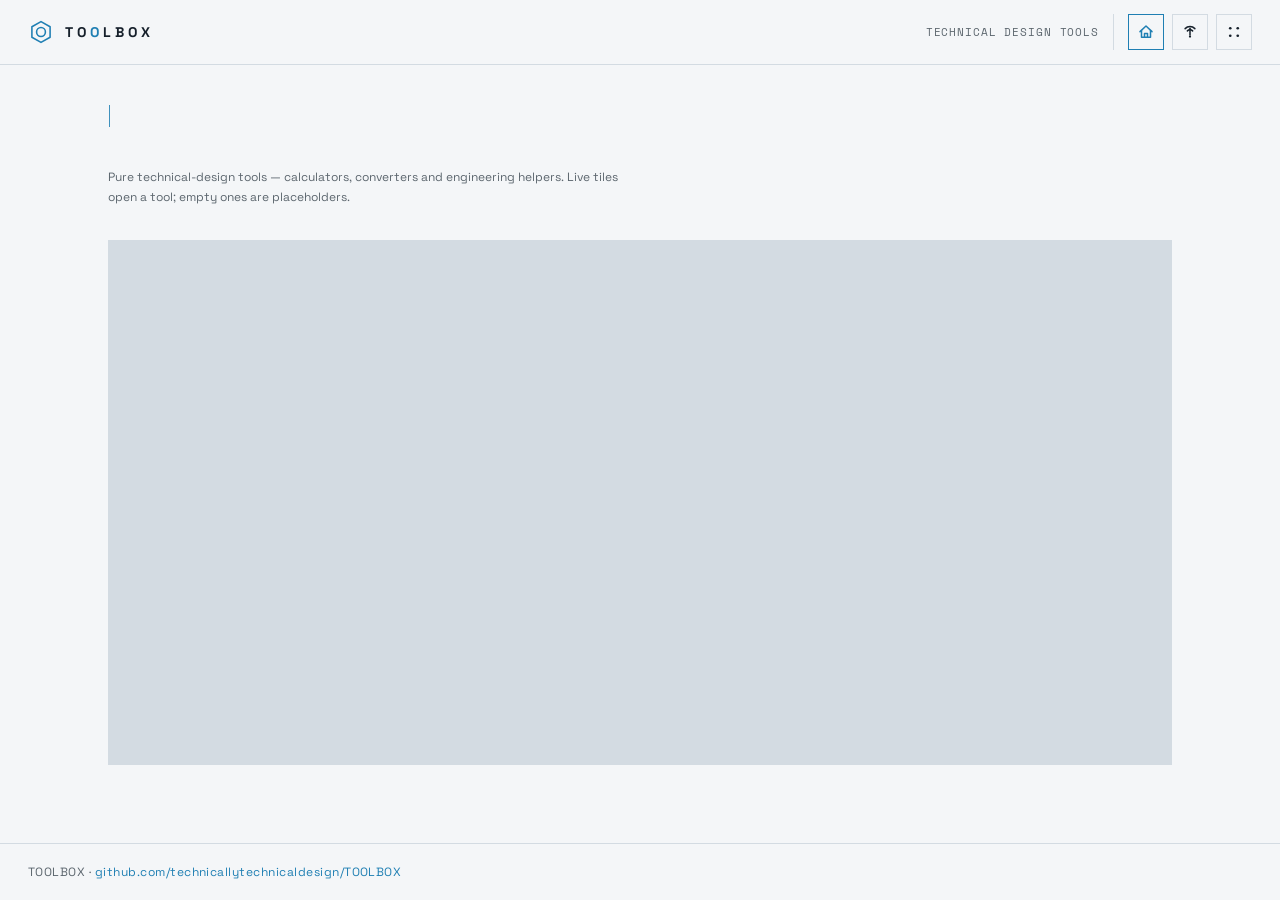
<file: index.html>
<!DOCTYPE html>
<html lang="en">
<head>
<meta charset="UTF-8" />
<meta name="viewport" content="width=device-width, initial-scale=1" />
<title>TOOLBOX</title>
<link rel="icon" type="image/svg+xml" href="assets/favicon.svg">
<link rel="preconnect" href="https://fonts.googleapis.com">
<link rel="preconnect" href="https://fonts.gstatic.com" crossorigin>
<link rel="stylesheet" href="https://fonts.googleapis.com/css2?family=Space+Grotesk:wght@400;500;700&family=Space+Mono:wght@400;700&display=swap" media="print" onload="this.media='all'">
<noscript><link rel="stylesheet" href="https://fonts.googleapis.com/css2?family=Space+Grotesk:wght@400;500;700&family=Space+Mono:wght@400;700&display=swap"></noscript>
<style>
  :root {
    --bg: #0C141D;
    --panel-bg: #14202C;
    --panel-bg-raised: #182635;
    --line: #22303E;
    --text: #ECF2F6;
    --muted: #6E7E8C;

    --c-structural: #002F67;
    --c-fluid: #4FD1D9;
    --c-accent: #3AA6DE; /* TOOLBOX: technical blue (sibling to RENKON safety orange) */

    --font-display: "Space Grotesk", system-ui, -apple-system, "Segoe UI", sans-serif;
    --font-mono: "Space Mono", ui-monospace, Consolas, monospace;
  }
  * { box-sizing: border-box; }
  html, body { margin: 0; padding: 0; }
  body {
    background: var(--bg); color: var(--text);
    font-family: var(--font-display);
    -webkit-font-smoothing: antialiased;
    min-height: 100vh; display: flex; flex-direction: column;
  }
  a { color: inherit; text-decoration: none; }
  :focus-visible { outline: 2px solid var(--c-accent); outline-offset: 3px; }
  @media (prefers-reduced-motion: reduce) { * { transition: none !important; } }

  header {
    display: flex; align-items: center; flex-wrap: wrap; row-gap: 6px;
    padding: 14px 28px; border-bottom: 1px solid var(--line);
    position: sticky; top: 0; background: var(--bg); z-index: 10;
  }
  header .brand { display: flex; align-items: center; gap: 11px; margin-right: auto; color: var(--text); }
  header .brand .mark { width: 26px; height: 26px; flex: none; color: var(--c-accent); }
  header .brand .mark svg { display: block; width: 100%; height: 100%; }
  header .wordmark { font-family: var(--font-display); font-size: 14px; letter-spacing: 0.28em; font-weight: 700; flex: none; }
  header .wordmark b { color: var(--c-accent); font-weight: 700; }
  header .meta { font-family: var(--font-mono); font-size: 11px; color: var(--muted); letter-spacing: 0.08em; text-transform: uppercase; }
  @media (max-width: 600px) {
    header { padding: 12px 16px; }
  }

  main { flex: 1; padding: 40px 28px 56px; max-width: 1120px; margin: 0 auto; width: 100%; }

  .page-head { margin-bottom: 32px; }
  .page-head h1 {
    font-family: var(--font-display);
    font-size: 17px; letter-spacing: 0.08em; text-transform: uppercase;
    color: var(--text); margin: 0 0 8px 0; font-weight: 700;
  }
  .page-head p { color: var(--muted); font-size: 12px; margin: 0; max-width: 64ch; line-height: 1.7; }

  .grid {
    display: grid; grid-template-columns: repeat(3, 1fr);
    gap: 1px; background: var(--line); border: 1px solid var(--line);
  }
  @media (max-width: 760px) { .grid { grid-template-columns: repeat(2, 1fr); } }
  @media (max-width: 480px) { .grid { grid-template-columns: 1fr; } }

  .tile {
    background: var(--panel-bg); padding: 26px 22px; min-height: 190px;
    display: flex; flex-direction: column; gap: 14px;
    border: none; color: var(--text); position: relative;
    border-top: 2px solid transparent;
    transition: background 0.15s ease, border-color 0.15s ease;
  }
  .tile .icon { width: 44px; height: 44px; color: var(--muted); transition: color 0.15s ease; }
  .tile .icon svg { width: 100%; height: 100%; display: block; }
  .tile h2 { font-family: var(--font-display); font-size: 13px; letter-spacing: 0.06em; text-transform: uppercase; margin: 0; font-weight: 700; }
  .tile p { font-size: 12px; line-height: 1.6; color: var(--muted); margin: 0; }
  .tile .spacer { flex: 1; }
  .tile .chip {
    font-family: var(--font-mono);
    align-self: flex-start; font-size: 10px; letter-spacing: 0.14em; text-transform: uppercase;
    padding: 3px 8px; border: 1px solid var(--line); color: var(--muted);
  }

  /* live / interactive tile */
  .tile.live { cursor: pointer; }
  .tile.live .icon { color: var(--c-accent); }
  .tile.live .chip { color: var(--c-accent); border-color: var(--c-accent); }
  .tile.live:hover, .tile.live:focus-visible {
    background: var(--panel-bg-raised); border-top-color: var(--c-accent);
  }
  .tile.live::after {
    content: "\2192"; position: absolute; top: 20px; right: 20px;
    color: var(--muted); font-size: 14px; transition: transform 0.15s ease, color 0.15s ease;
  }
  .tile.live:hover::after { color: var(--c-accent); transform: translateX(3px); }

  /* placeholder tile */
  .tile.placeholder { }
  .tile.placeholder h2 { color: var(--muted); }
  .tile.placeholder .icon { opacity: 0.6; }

  footer { padding: 20px 28px; border-top: 1px solid var(--line); color: var(--muted); font-size: 12px; letter-spacing: 0.04em; }
  footer a { color: var(--c-accent); }
  footer a:hover { text-decoration: underline; }

  /* Landing splash — TOOLBOX, then a portal zoom through the O */
  #splash { position: fixed; inset: 0; z-index: 10000; background: var(--bg); }
  #splash svg { width: 100%; height: 100%; display: block; }
  #rk-word {
    font-family: var(--font-display); font-weight: 700;
    font-size: clamp(40px, 12vw, 132px); letter-spacing: 0.1em; fill: var(--text);
  }
  #rk-word .o { fill: var(--c-accent); }
  @media (prefers-reduced-motion: reduce) { #splash { display: none; } }
</style>
<script src="assets/theme.js"></script>
<script src="assets/reveal.js"></script>
</head>
<body>
  <div id="splash" aria-hidden="true">
    <svg xmlns="http://www.w3.org/2000/svg" preserveAspectRatio="xMidYMid slice">
      <defs>
        <mask id="rk-portal">
          <rect x="0" y="0" width="100%" height="100%" fill="#fff"/>
          <circle id="rk-hole" cx="50%" cy="50%" r="0" fill="#000"/>
        </mask>
      </defs>
      <rect x="0" y="0" width="100%" height="100%" fill="#0C141D" mask="url(#rk-portal)"/>
      <text id="rk-word" x="50%" y="50%" text-anchor="middle" dominant-baseline="central"><tspan>TO</tspan><tspan class="o">O</tspan><tspan>LBOX</tspan></text>
    </svg>
  </div>

  <header>
    <a class="brand" href="index.html" aria-label="TOOLBOX home">
      <span class="mark" aria-hidden="true">
        <svg viewBox="0 0 100 100" fill="none" stroke="currentColor" stroke-width="6" stroke-linejoin="round">
          <polygon points="50,10 85,30 85,70 50,90 15,70 15,30"/>
          <circle cx="50" cy="50" r="17"/>
        </svg>
      </span>
      <span class="wordmark">TO<b>O</b>LBOX</span>
    </a>
    <div class="meta">Technical Design Tools</div>
  </header>

  <main>
    <div class="page-head">
      <h1>Workbench</h1>
      <p>Pure technical-design tools &mdash; calculators, converters and engineering
         helpers. Live tiles open a tool; empty ones are placeholders.</p>
    </div>

    <div class="grid">

      <!-- 1: Calculators — LIVE -->
      <a class="tile live" href="calculators/index.html" aria-label="Open Calculators">
        <span class="icon" aria-hidden="true">
          <svg viewBox="0 0 44 44" fill="none" stroke="currentColor" stroke-width="2" stroke-linecap="round" stroke-linejoin="round">
            <rect x="8" y="5" width="28" height="34" rx="2"/>
            <line x1="13" y1="12" x2="31" y2="12"/>
            <circle cx="14" cy="21" r="1.6" fill="currentColor" stroke="none"/><circle cx="22" cy="21" r="1.6" fill="currentColor" stroke="none"/><circle cx="30" cy="21" r="1.6" fill="currentColor" stroke="none"/>
            <circle cx="14" cy="28" r="1.6" fill="currentColor" stroke="none"/><circle cx="22" cy="28" r="1.6" fill="currentColor" stroke="none"/><circle cx="30" cy="28" r="1.6" fill="currentColor" stroke="none"/>
            <circle cx="14" cy="35" r="1.6" fill="currentColor" stroke="none"/><circle cx="22" cy="35" r="1.6" fill="currentColor" stroke="none"/><circle cx="30" cy="35" r="1.6" fill="currentColor" stroke="none"/>
          </svg>
        </span>
        <h2>Calculators</h2>
        <p>Shop-math tools: beam and Warren-truss analysis, bolted joints, sheet-metal bend, 1D cut optimiser, cost estimation.</p>
        <span class="spacer"></span>
        <span class="chip">Live</span>
      </a>

      <!-- 2: Section Lab — LIVE -->
      <a class="tile live" href="section-lab/index.html" aria-label="Open Section Lab">
        <span class="icon" aria-hidden="true">
          <svg viewBox="0 0 44 44" fill="none" stroke="currentColor" stroke-width="2" stroke-linecap="round" stroke-linejoin="round">
            <rect x="7" y="10" width="30" height="24" rx="1.5"/>
            <circle cx="22" cy="22" r="6"/>
            <line x1="22" y1="4" x2="22" y2="40" stroke-dasharray="4 3"/>
          </svg>
        </span>
        <h2>Section Lab</h2>
        <p>Move a cutting plane through parametric parts and read the section A&ndash;A it produces &mdash; live iso, ortho references and feature jumps.</p>
        <span class="spacer"></span>
        <span class="chip">Live</span>
      </a>

      <!-- 3: Checklists — LIVE -->
      <a class="tile live" href="checklists/index.html" aria-label="Open Checklists">
        <span class="icon" aria-hidden="true">
          <svg viewBox="0 0 44 44" fill="none" stroke="currentColor" stroke-width="2" stroke-linecap="round" stroke-linejoin="round">
            <rect x="9" y="5" width="26" height="34" rx="2"/>
            <path d="M14 14l2.4 2.4L20 12"/>
            <path d="M14 24l2.4 2.4L20 22"/>
            <line x1="24" y1="15" x2="31" y2="15"/>
            <line x1="24" y1="25" x2="31" y2="25"/>
            <line x1="14" y1="33" x2="31" y2="33"/>
          </svg>
        </span>
        <h2>Checklists</h2>
        <p>Live review sign-off sheets for technical drawings &mdash; tri-state items, progress meter, per-item issue notes, save &amp; print.</p>
        <span class="spacer"></span>
        <span class="chip">Live</span>
      </a>

      <!-- 4: Hype Goblin — LIVE (not a tool; the one thing here that computes nothing) -->
      <a class="tile live" href="goblin/index.html" aria-label="Open the Hype Goblin">
        <span class="icon" aria-hidden="true">
          <svg viewBox="0 0 44 44" fill="none" stroke="currentColor" stroke-width="2" stroke-linecap="round" stroke-linejoin="round">
            <path d="M13 17c0-5 4-8 9-8s9 3 9 8v6c0 5-4 9-9 9s-9-4-9-9z"/>
            <path d="M13 14L6 11l6 6"/>
            <path d="M31 14l7-3-6 6"/>
            <circle cx="18" cy="20" r="2.2"/>
            <circle cx="26" cy="20" r="2.2"/>
            <path d="M18 26h8"/>
          </svg>
        </span>
        <h2>Hype Goblin</h2>
        <p>An ambient engineering familiar with opinions about your tolerances. Computes nothing, verifies nothing, mutters constantly. Occasionally screams a GD&amp;T callout that would end a career.</p>
        <span class="spacer"></span>
        <span class="chip">Not a tool</span>
      </a>

      <!-- 5: Knowledge Base, intentionally offline while content is reviewed -->
      <div class="tile placeholder" aria-label="Knowledge Base under review">
        <span class="icon" aria-hidden="true">
          <svg viewBox="0 0 44 44" fill="none" stroke="currentColor" stroke-width="2" stroke-linecap="round" stroke-linejoin="round">
            <path d="M8 11c4-3 9.5-3 14 0v22c-4.5-3-10-3-14 0z"/>
            <path d="M36 11c-4-3-9.5-3-14 0v22c4.5-3 10-3 14 0z"/>
          </svg>
        </span>
        <h2>Knowledge Base</h2>
        <p>Offline while the technical drawings and explanations are rebuilt and checked.</p>
        <span class="spacer"></span>
        <span class="chip">Under review</span>
      </div>

      <!-- 6: Edutaintment — LIVE -->
      <a class="tile live" href="edutaintment/index.html" aria-label="Open EDUTAINTMENT">
        <span class="icon" aria-hidden="true">
          <svg viewBox="0 0 44 44" fill="none" stroke="currentColor" stroke-width="2" stroke-linecap="round" stroke-linejoin="round">
            <path d="M12 15h20l5 14c1.2 4-3.8 6-6 2l-3-5H16l-3 5c-2.2 4-7.2 2-6-2z"/>
            <path d="M13 15l3-5h12l3 5"/>
            <path d="M16 21h6M19 18v6"/>
            <circle cx="29" cy="20" r="1.4" fill="currentColor" stroke="none"/>
            <circle cx="32.5" cy="23.5" r="1.4" fill="currentColor" stroke="none"/>
          </svg>
        </span>
        <h2>EDUTAINTMENT</h2>
        <p>Technical-design games for memorising symbols, identifying workshop creatures and learning things by being mildly ambushed.</p>
        <span class="spacer"></span>
        <span class="chip">Playable</span>
      </a>

    </div>
  </main>

  <footer>
    TOOLBOX &middot; <a href="https://github.com/technicallytechnicaldesign/TOOLBOX">github.com/technicallytechnicaldesign/TOOLBOX</a>
  </footer>
  <script>
  /* Portal splash: intro the wordmark, then zoom the hole in the O open to
     reveal the page, then hand off to the reveal animation. Fail-safe at every
     step so the page always ends up visible. */
  (function () {
    window.__rkDeferReveal = true; // hold the doc reveal until the portal finishes
    var splash = document.getElementById("splash");
    function finish() {
      if (splash && splash.parentNode) splash.parentNode.removeChild(splash);
      if (window.__rkRunReveal) window.__rkRunReveal();
    }
    var reduce = false;
    try { reduce = matchMedia("(prefers-reduced-motion: reduce)").matches; } catch (e) {}
    if (!splash || reduce || !window.requestAnimationFrame) { finish(); return; }

    var word = document.getElementById("rk-word");
    var hole = document.getElementById("rk-hole");
    var oTsp = splash.querySelector("#rk-word .o");

    function begin() {
      var cx, cy, r0;
      try {
        var b = oTsp.getBBox();
        cx = b.x + b.width / 2; cy = b.y + b.height / 2; r0 = Math.max(6, b.height * 0.30);
      } catch (e) { finish(); return; }
      hole.setAttribute("cx", cx); hole.setAttribute("cy", cy); hole.setAttribute("r", r0);
      var W = window.innerWidth || 1200, H = window.innerHeight || 800;
      var scaleBig = (Math.sqrt(W * W + H * H) / (2 * r0)) * 1.25;
      hole.style.transformBox = "fill-box";
      hole.style.transformOrigin = "center";

      if (word.animate) {
        word.animate([{ opacity: 0, transform: "scale(.94)" }, { opacity: 1, transform: "scale(1)" }],
          { duration: 420, easing: "ease-out", fill: "both" });
      }
      setTimeout(function () {
        var done = false;
        function once() { if (done) return; done = true; finish(); }
        if (hole.animate) {
          var a = hole.animate([{ transform: "scale(1)" }, { transform: "scale(" + scaleBig + ")" }],
            { duration: 1000, easing: "cubic-bezier(.55,0,.3,1)", fill: "forwards" });
          if (word.animate) word.animate([{ opacity: 1 }, { opacity: 0 }],
            { duration: 650, delay: 250, easing: "ease", fill: "forwards" });
          a.onfinish = once;
          setTimeout(once, 1300); // safety net
        } else { once(); }
      }, 640);
    }
    requestAnimationFrame(function () { requestAnimationFrame(begin); });
  })();
  </script>
<script src="assets/menu.js?v=20260927-radio15"></script>
</body>
</html>
</file>
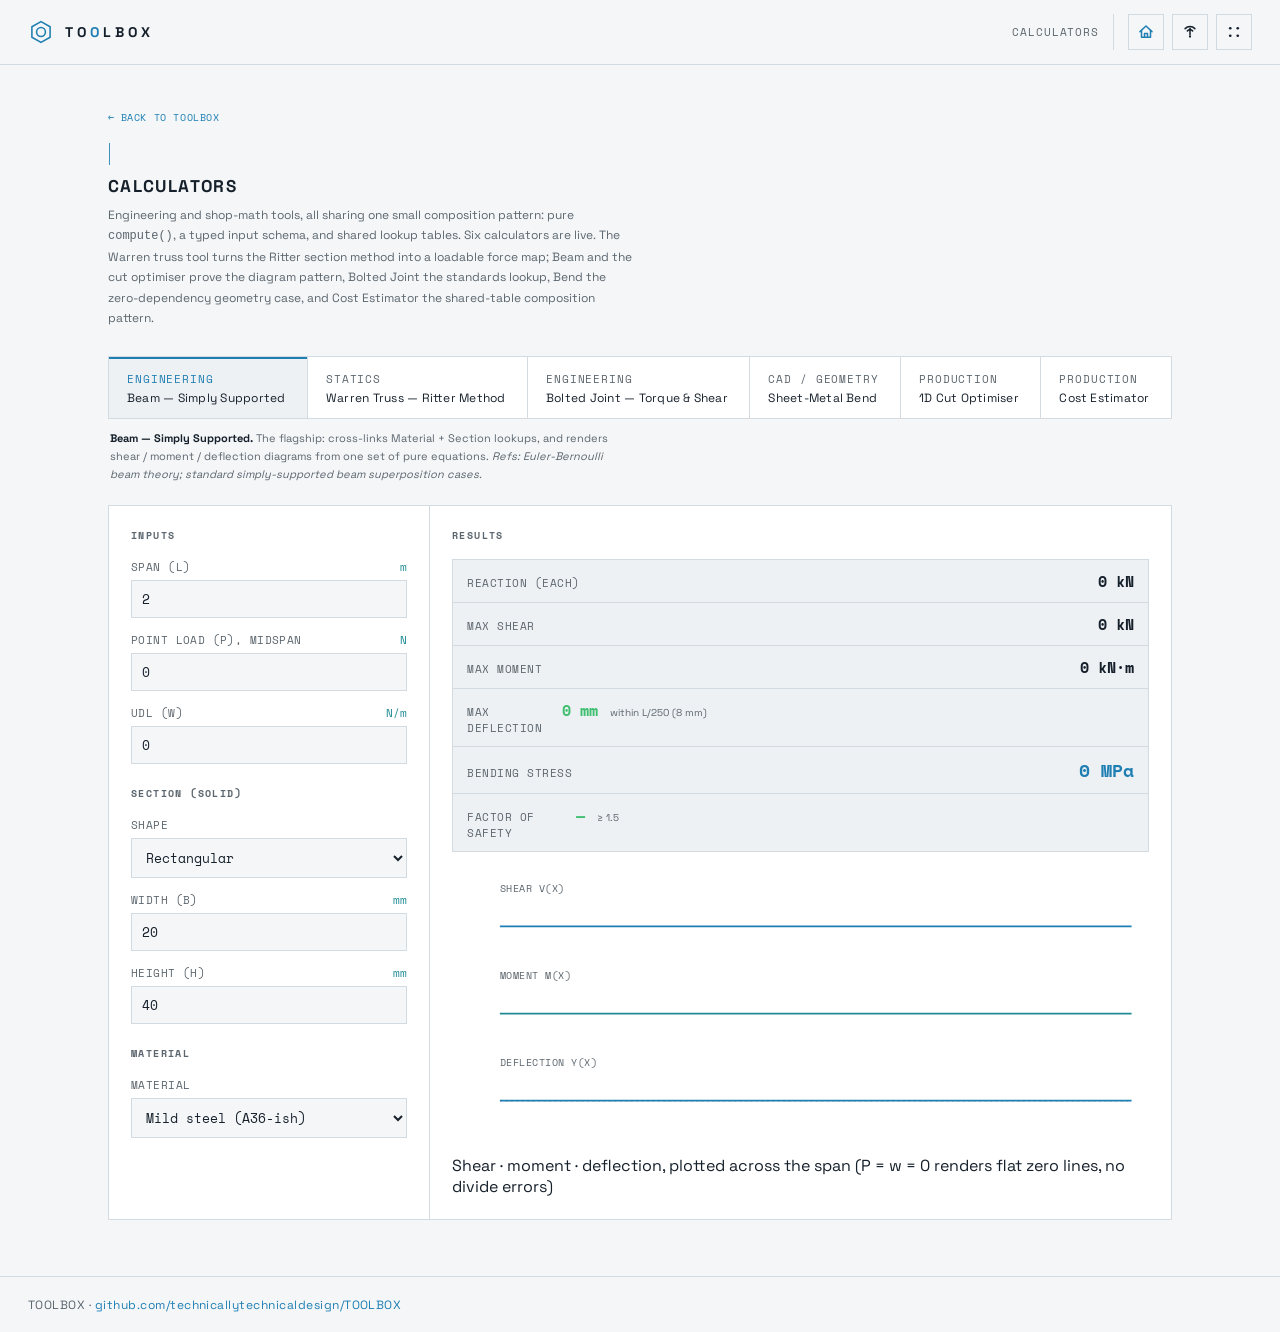
<file: calculators/index.html>
<!DOCTYPE html>
<html lang="en">
<head>
<meta charset="UTF-8" />
<meta name="viewport" content="width=device-width, initial-scale=1" />
<title>Calculators — TOOLBOX</title>
<link rel="icon" type="image/svg+xml" href="../assets/favicon.svg">
<link rel="preconnect" href="https://fonts.googleapis.com">
<link rel="preconnect" href="https://fonts.gstatic.com" crossorigin>
<link rel="stylesheet" href="https://fonts.googleapis.com/css2?family=Space+Grotesk:wght@400;500;700&family=Space+Mono:wght@400;700&display=swap" media="print" onload="this.media='all'">
<noscript><link rel="stylesheet" href="https://fonts.googleapis.com/css2?family=Space+Grotesk:wght@400;500;700&family=Space+Mono:wght@400;700&display=swap"></noscript>
<style>
  :root {
    --bg: #0C141D;
    --panel-bg: #14202C;
    --panel-bg-raised: #182635;
    --line: #22303E;
    --text: #ECF2F6;
    --muted: #6E7E8C;

    --c-structural: #002F67;
    --c-fluid: #4FD1D9;
    --c-accent: #3AA6DE; /* TOOLBOX technical blue */
    --c-caution: #E0342B;
    --c-good: #3FBF6F;

    --font-display: "Space Grotesk", system-ui, -apple-system, "Segoe UI", sans-serif;
    --font-mono: "Space Mono", ui-monospace, Consolas, monospace;
  }
  * { box-sizing: border-box; }
  html, body { margin: 0; padding: 0; }
  body {
    background: var(--bg); color: var(--text);
    font-family: var(--font-display);
    -webkit-font-smoothing: antialiased;
    min-height: 100vh; display: flex; flex-direction: column;
  }
  a { color: inherit; text-decoration: none; }
  :focus-visible { outline: 2px solid var(--c-accent); outline-offset: 3px; }

  header {
    display: flex; align-items: center; flex-wrap: wrap; row-gap: 6px;
    padding: 14px 28px; border-bottom: 1px solid var(--line);
    position: sticky; top: 0; background: var(--bg); z-index: 10;
  }
  header .brand { display: flex; align-items: center; gap: 11px; margin-right: auto; color: var(--text); }
  header .brand .mark { width: 26px; height: 26px; flex: none; color: var(--c-accent); }
  header .brand .mark svg { display: block; width: 100%; height: 100%; }
  header .wordmark { font-family: var(--font-display); font-size: 14px; letter-spacing: 0.28em; font-weight: 700; flex: none; }
  header .wordmark b { color: var(--c-accent); font-weight: 700; }
  header .wordmark:hover { color: var(--text); }
  header .meta { font-family: var(--font-mono); font-size: 11px; color: var(--muted); letter-spacing: 0.08em; text-transform: uppercase; }
  @media (max-width: 600px) { header { padding: 12px 16px; } }

  main { flex: 1; padding: 40px 28px 56px; max-width: 1120px; margin: 0 auto; width: 100%; }

  .up-link {
    font-family: var(--font-mono);
    display: inline-flex; align-items: center; gap: 6px;
    color: var(--c-accent); font-size: 10px; letter-spacing: 0.06em;
    text-transform: uppercase; margin-bottom: 18px;
  }
  .up-link:hover { text-decoration: underline; }

  .page-head { margin-bottom: 28px; }
  .page-head h1 {
    font-family: var(--font-display);
    font-size: 17px; letter-spacing: 0.08em; text-transform: uppercase;
    color: var(--text); margin: 0 0 8px 0; font-weight: 700;
  }
  .page-head p { color: var(--muted); font-size: 12px; margin: 0; max-width: 66ch; line-height: 1.7; }

  /* ---- calculator tabs (composition shell) ---- */
  .calc-tabs {
    display: flex; flex-wrap: wrap; gap: 1px; background: var(--line);
    border: 1px solid var(--line); margin-bottom: 1px;
  }
  .calc-tab {
    font-family: var(--font-mono); font-size: 11px; letter-spacing: 0.08em; text-transform: uppercase;
    background: var(--panel-bg); color: var(--muted); border: none; padding: 12px 18px;
    cursor: pointer; flex: 1 1 auto; text-align: left; border-top: 2px solid transparent;
  }
  .calc-tab .n { color: var(--text); font-family: var(--font-display); font-size: 12px; text-transform: none; letter-spacing: 0.02em; display: block; margin-top: 3px; }
  .calc-tab:hover { background: var(--panel-bg-raised); color: var(--text); }
  .calc-tab.on { border-top-color: var(--c-accent); color: var(--c-accent); background: var(--panel-bg-raised); }
  .calc-tab.on .n { color: var(--text); }
  .calc-tab.soon { cursor: default; opacity: 0.55; }
  .calc-tab.soon:hover { background: var(--panel-bg); color: var(--muted); }

  .calc-why {
    font-size: 11px; color: var(--muted); padding: 10px 2px 22px; max-width: 74ch; line-height: 1.6;
  }
  .calc-why b { color: var(--text); font-weight: 700; }

  .calc-layout {
    display: grid; grid-template-columns: minmax(240px, 320px) 1fr; gap: 1px;
    background: var(--line); border: 1px solid var(--line);
  }
  @media (max-width: 800px) { .calc-layout { grid-template-columns: 1fr; } }

  .panel { background: var(--panel-bg); padding: 22px; }
  .calc-layout > .panel { min-width: 0; }
  .panel h3 {
    font-family: var(--font-mono); font-size: 10px; letter-spacing: 0.14em; text-transform: uppercase;
    color: var(--muted); margin: 0 0 16px;
  }

  .field { margin-bottom: 14px; }
  .field label {
    display: flex; justify-content: space-between; align-items: baseline;
    font-family: var(--font-mono); font-size: 10.5px; letter-spacing: 0.04em;
    color: var(--muted); text-transform: uppercase; margin-bottom: 5px;
  }
  .field label .unit { color: var(--c-fluid); text-transform: none; letter-spacing: 0; }
  .field input, .field select {
    width: 100%; background: var(--bg); border: 1px solid var(--line); color: var(--text);
    font-family: var(--font-mono); font-size: 13px; padding: 8px 10px; border-radius: 0;
  }
  .field input:focus, .field select:focus { border-color: var(--c-accent); }
  .field-row { display: grid; grid-template-columns: 1fr 1fr; gap: 10px; }
  .field-note { font-size: 10.5px; color: var(--muted); margin-top: 14px; line-height: 1.6; }

  .out-list { display: flex; flex-direction: column; gap: 1px; background: var(--line); border: 1px solid var(--line); margin-bottom: 20px; }
  .out-row { background: var(--panel-bg-raised); display: flex; justify-content: space-between; align-items: baseline; padding: 10px 14px; gap: 12px; }
  .out-row .k { font-family: var(--font-mono); font-size: 10.5px; letter-spacing: 0.05em; text-transform: uppercase; color: var(--muted); }
  .out-row .v { font-family: var(--font-mono); font-size: 15px; font-weight: 700; color: var(--text); white-space: nowrap; }
  .out-row.headline .v { color: var(--c-accent); font-size: 18px; }
  .out-row.warn .v { color: var(--c-caution); }
  .out-row.good .v { color: var(--c-good); }
  .out-row .note { font-size: 10px; color: var(--muted); flex-basis: 100%; margin-top: 2px; }

  .diagram { margin-top: 6px; }
  .diagram svg { width: 100%; height: auto; display: block; }
  .diagram .axis { stroke: var(--line); stroke-width: 1; }
  .diagram .trace { fill: none; stroke: var(--c-accent); stroke-width: 1.6; }
  .diagram .trace.b { stroke: var(--c-fluid); }
  .diagram .zero { stroke: var(--muted); stroke-width: 1; stroke-dasharray: 2 3; }
  .diagram .lbl { font-family: var(--font-mono); font-size: 9px; fill: var(--muted); text-transform: uppercase; letter-spacing: 0.05em; }
  .diagram .cap { font-family: var(--font-mono); font-size: 9.5px; fill: var(--muted); text-transform: uppercase; letter-spacing: 0.06em; margin-top: 4px; }

  /* ---- Warren truss / Ritter method ---- */
  .truss-input-heading { margin-top: 22px !important; margin-bottom: 4px !important; }
  .truss-input-note { margin: 0 0 12px; }
  .truss-load-grid { display: grid; grid-template-columns: 1fr 1fr; gap: 0 10px; }
  .truss-load-grid .field label { font-size: 9px; letter-spacing: 0.02em; }
  .truss-scope-note {
    margin-top: 8px; padding: 11px 12px; border-left: 2px solid var(--c-caution);
    background: rgba(224, 52, 43, 0.08); color: var(--muted); font-size: 10.5px; line-height: 1.6;
  }
  .truss-scope-note b { color: var(--text); }
  .truss-scope-note.error { color: var(--c-caution); font-family: var(--font-mono); }
  .truss-summary {
    display: grid; grid-template-columns: repeat(2, minmax(0, 1fr)); gap: 1px;
    background: var(--line); border: 1px solid var(--line); margin-bottom: 14px;
  }
  .truss-summary .out-row { min-height: 58px; align-content: center; flex-wrap: wrap; }
  .truss-summary .out-row .note { width: 100%; }
  .truss-legend {
    display: flex; flex-wrap: wrap; gap: 8px 16px; align-items: center; margin: 8px 0 10px;
    color: var(--muted); font-family: var(--font-mono); font-size: 9px; letter-spacing: 0.04em; text-transform: uppercase;
  }
  .truss-legend span { display: inline-flex; align-items: center; gap: 6px; }
  .truss-legend i { width: 22px; height: 3px; display: inline-block; background: var(--muted); }
  .truss-legend i.tension { background: var(--c-accent); }
  .truss-legend i.compression { background: var(--c-caution); }
  .truss-legend .scale-note { margin-left: auto; text-transform: none; letter-spacing: 0; }
  .truss-diagram {
    overflow-x: auto; border: 1px solid var(--line); background: var(--bg); margin-top: 0;
    scrollbar-color: var(--c-accent) var(--panel-bg-raised);
  }
  .truss-diagram .truss-svg { display: block; width: 100%; height: auto; }
  .truss-member { fill: none; stroke-linecap: round; }
  .truss-member.tension { stroke: var(--c-accent); }
  .truss-member.compression { stroke: var(--c-caution); }
  .truss-member.zero { stroke: var(--muted); }
  .truss-member-label,
  .truss-joint-label,
  .truss-load-label,
  .truss-reaction-label,
  .truss-dimension-label {
    font-family: var(--font-mono); font-size: 9px; fill: var(--muted); paint-order: stroke;
    stroke: var(--bg); stroke-width: 3px; stroke-linejoin: round;
  }
  .truss-member-label.tension { fill: var(--c-accent); }
  .truss-member-label.compression { fill: var(--c-caution); }
  .truss-joint { fill: var(--text); stroke: var(--bg); stroke-width: 2px; }
  .truss-load { stroke: var(--c-caution); stroke-width: 1.7px; }
  .truss-load-fill { fill: var(--c-caution); }
  .truss-load-label { fill: var(--c-caution); }
  .truss-reaction { stroke: var(--c-fluid); stroke-width: 1.7px; }
  .truss-reaction-fill { fill: var(--c-fluid); }
  .truss-reaction-label { fill: var(--c-fluid); }
  .truss-support { fill: var(--panel-bg-raised); stroke: var(--text); stroke-width: 1.5px; }
  .truss-support-wheel { fill: var(--bg); stroke: var(--text); stroke-width: 1.3px; }
  .truss-ground, .truss-dimension { stroke: var(--line); stroke-width: 1px; }
  .truss-dimension { stroke-dasharray: 3 3; }
  .truss-cap { margin: 7px 0 16px; color: var(--muted); line-height: 1.5; }
  .truss-method {
    display: grid; grid-template-columns: repeat(3, 1fr); gap: 1px; margin: 18px 0 22px;
    background: var(--line); border: 1px solid var(--line);
  }
  .truss-method > * { padding: 10px 12px; background: var(--panel-bg-raised); color: var(--muted); font-size: 10px; line-height: 1.45; }
  .truss-method b { color: var(--c-fluid); font-family: var(--font-mono); text-transform: uppercase; letter-spacing: 0.06em; }
  .truss-member-section { margin-top: 18px; }
  .truss-member-section h4 {
    margin: 0 0 7px; color: var(--muted); font-family: var(--font-mono); font-size: 9.5px;
    text-transform: uppercase; letter-spacing: 0.12em;
  }
  .truss-member-grid { display: grid; grid-template-columns: repeat(auto-fill, minmax(126px, 1fr)); gap: 1px; background: var(--line); border: 1px solid var(--line); }
  .truss-member-card { position: relative; padding: 9px 10px 10px 12px; background: var(--panel-bg-raised); min-width: 0; }
  .truss-member-card::before { content: ""; position: absolute; inset: 0 auto 0 0; width: 2px; background: var(--muted); }
  .truss-member-card.tension::before { background: var(--c-accent); }
  .truss-member-card.compression::before { background: var(--c-caution); }
  .truss-member-name { display: flex; justify-content: space-between; gap: 8px; align-items: baseline; }
  .truss-member-name b { color: var(--text); font-family: var(--font-mono); font-size: 11px; }
  .truss-member-name span { color: var(--muted); font-family: var(--font-mono); font-size: 8px; white-space: nowrap; }
  .truss-member-force { margin-top: 5px; color: var(--text); font-family: var(--font-mono); font-size: 14px; font-weight: 700; }
  .truss-member-force span { color: var(--muted); font-size: 9px; font-weight: 400; }
  .truss-member-card.tension .truss-member-force { color: var(--c-accent); }
  .truss-member-card.compression .truss-member-force { color: var(--c-caution); }
  .truss-member-state { margin-top: 2px; color: var(--muted); font-family: var(--font-mono); font-size: 8px; text-transform: uppercase; letter-spacing: 0.04em; }
  @media (max-width: 560px) {
    .truss-summary { grid-template-columns: 1fr; }
    .truss-method { grid-template-columns: 1fr; }
    .truss-legend .scale-note { width: 100%; margin-left: 0; }
  }

  .stackbar { display: flex; height: 30px; width: 100%; border: 1px solid var(--line); overflow: hidden; }
  .stackbar .seg { display: flex; align-items: center; justify-content: center; font-family: var(--font-mono); font-size: 9.5px; color: var(--bg); overflow: hidden; white-space: nowrap; }
  .stackbar-legend { display: flex; flex-wrap: wrap; gap: 14px; margin-top: 10px; }
  .stackbar-legend .li { display: flex; align-items: center; gap: 6px; font-family: var(--font-mono); font-size: 10px; color: var(--muted); text-transform: uppercase; letter-spacing: 0.04em; }
  .stackbar-legend .sw { width: 9px; height: 9px; flex: none; }

  footer { padding: 20px 28px; border-top: 1px solid var(--line); color: var(--muted); font-size: 12px; letter-spacing: 0.04em; }
  footer a { color: var(--c-accent); }
  footer a:hover { text-decoration: underline; }
</style>
<script src="../assets/theme.js"></script>
<script src="../assets/reveal.js"></script>
</head>
<body>
  <header>
    <a class="brand" href="../index.html" aria-label="TOOLBOX home">
      <span class="mark" aria-hidden="true">
        <svg viewBox="0 0 100 100" fill="none" stroke="currentColor" stroke-width="6" stroke-linejoin="round">
          <polygon points="50,10 85,30 85,70 50,90 15,70 15,30"/>
          <circle cx="50" cy="50" r="17"/>
        </svg>
      </span>
      <span class="wordmark">TO<b>O</b>LBOX</span>
    </a>
    <div class="meta">Calculators</div>
  </header>

  <main>
    <a class="up-link" href="../index.html"><span aria-hidden="true">&larr;</span> Back to Toolbox</a>

    <div class="page-head">
      <h1>Calculators</h1>
      <p>Engineering and shop-math tools, all sharing one small composition pattern:
         pure <code>compute()</code>, a typed input schema, and shared lookup tables.
         Six calculators are live. The Warren truss tool turns the Ritter section method
         into a loadable force map; Beam and the cut optimiser prove the diagram pattern,
         Bolted Joint the standards lookup, Bend the zero-dependency geometry case, and
         Cost Estimator the shared-table composition pattern.</p>
    </div>

    <div class="calc-tabs" id="calc-tabs" role="tablist"></div>
    <div class="calc-why" id="calc-why"></div>
    <div class="calc-layout" id="calc-layout"></div>
  </main>

  <footer>
    TOOLBOX &middot; <a href="https://github.com/technicallytechnicaldesign/TOOLBOX">github.com/technicallytechnicaldesign/TOOLBOX</a>
  </footer>
<script src="../assets/menu.js?v=20260927-radio15"></script>
  <script src="materials.js"></script>
  <script src="standards.js"></script>
  <script src="calc-bolted.js"></script>
  <script src="calc-bend.js"></script>
  <script src="calc-cutopt.js"></script>
  <script src="calc-truss.js?v=20260915-report"></script>
  <script src="calculators.js?v=20260915"></script>
  <script src="app.js?v=20260915"></script>
</body>
</html>
</file>
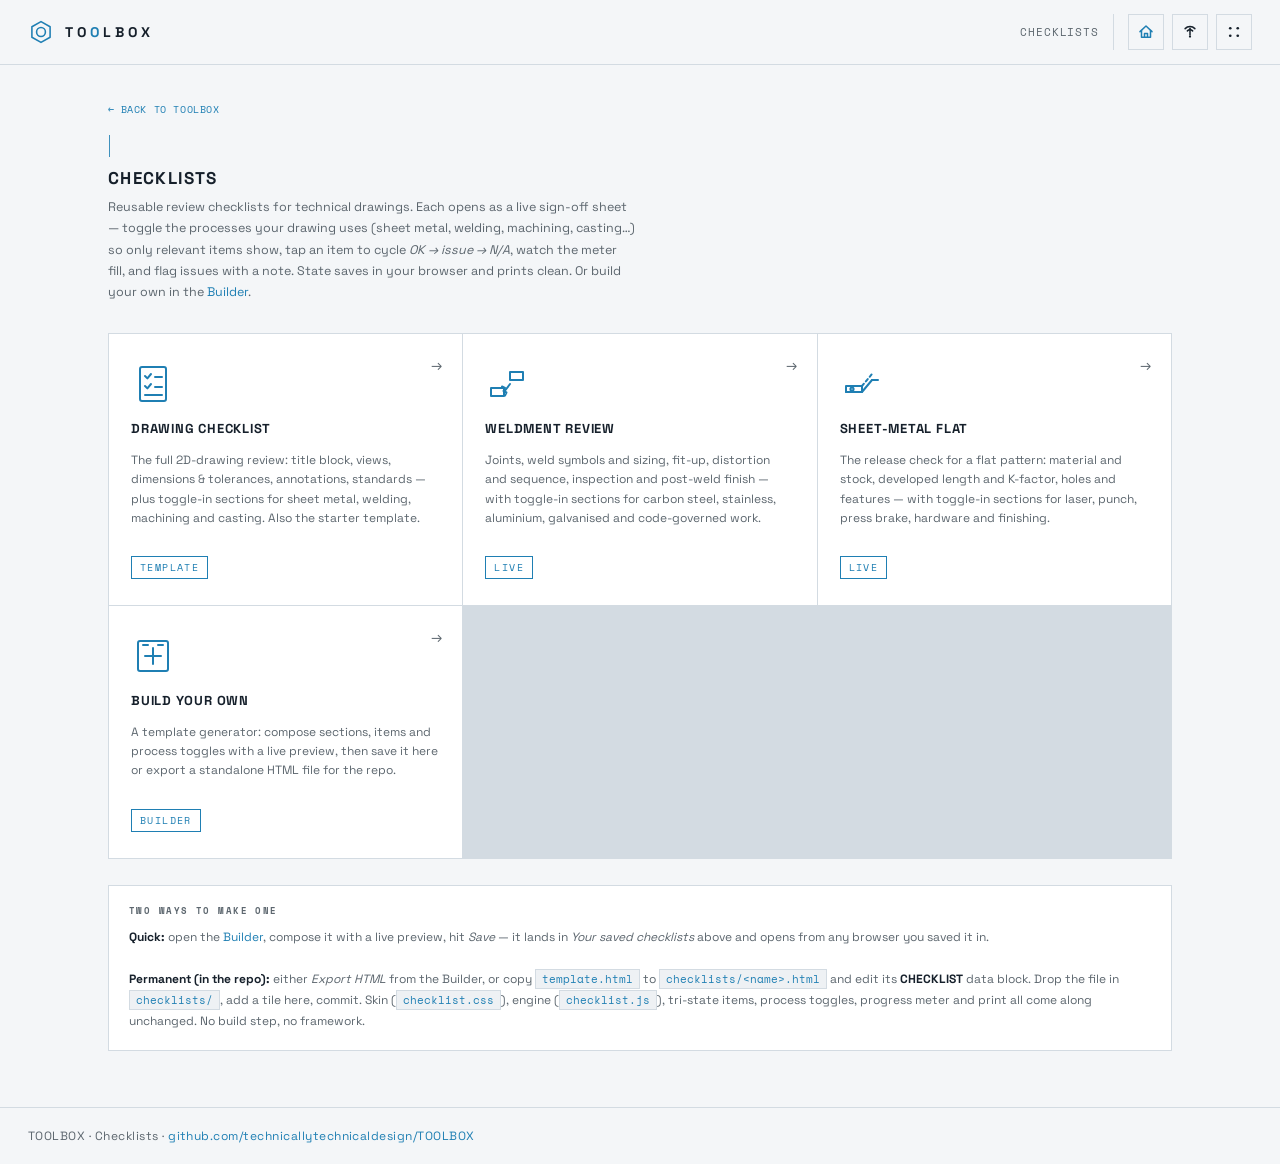
<file: checklists/index.html>
<!DOCTYPE html>
<html lang="en">
<head>
<meta charset="UTF-8" />
<meta name="viewport" content="width=device-width, initial-scale=1" />
<meta name="description" content="Reusable review checklists for technical drawings — a TOOLBOX section." />
<title>Checklists — TOOLBOX</title>
<link rel="icon" type="image/svg+xml" href="../assets/favicon.svg">
<link rel="preconnect" href="https://fonts.googleapis.com">
<link rel="preconnect" href="https://fonts.gstatic.com" crossorigin>
<link rel="stylesheet" href="https://fonts.googleapis.com/css2?family=Space+Grotesk:wght@400;500;700&family=Space+Mono:wght@400;700&display=swap" media="print" onload="this.media='all'">
<noscript><link rel="stylesheet" href="https://fonts.googleapis.com/css2?family=Space+Grotesk:wght@400;500;700&family=Space+Mono:wght@400;700&display=swap"></noscript>
<style>
  :root {
    --bg: #0C141D;
    --panel-bg: #14202C;
    --panel-bg-raised: #182635;
    --line: #22303E;
    --text: #ECF2F6;
    --muted: #6E7E8C;
    --c-structural: #002F67;
    --c-fluid: #4FD1D9;
    --c-accent: #3AA6DE;
    --font-display: "Space Grotesk", system-ui, -apple-system, "Segoe UI", sans-serif;
    --font-mono: "Space Mono", ui-monospace, Consolas, monospace;
  }
  :root[data-theme="light"] {
    --bg: #f4f6f8; --panel-bg: #ffffff; --panel-bg-raised: #eef1f4;
    --line: #d3dbe2; --text: #16202b; --muted: #5c666e;
    --c-fluid: #1f8b93; --c-accent: #1f7fb3;
  }
  * { box-sizing: border-box; }
  html, body { margin: 0; padding: 0; }
  body {
    background: var(--bg); color: var(--text);
    font-family: var(--font-display);
    -webkit-font-smoothing: antialiased;
    min-height: 100vh; display: flex; flex-direction: column;
  }
  a { color: inherit; text-decoration: none; }
  :focus-visible { outline: 2px solid var(--c-accent); outline-offset: 3px; }
  @media (prefers-reduced-motion: reduce) { * { transition: none !important; } }

  header {
    display: flex; align-items: center; flex-wrap: wrap; row-gap: 6px;
    padding: 14px 28px; border-bottom: 1px solid var(--line);
    position: sticky; top: 0; background: var(--bg); z-index: 10;
  }
  header .brand { display: flex; align-items: center; gap: 11px; margin-right: auto; color: var(--text); }
  header .brand .mark { width: 26px; height: 26px; flex: none; color: var(--c-accent); }
  header .brand .mark svg { display: block; width: 100%; height: 100%; }
  header .wordmark { font-family: var(--font-display); font-size: 14px; letter-spacing: 0.28em; font-weight: 700; flex: none; }
  header .wordmark b { color: var(--c-accent); font-weight: 700; }
  header .meta { font-family: var(--font-mono); font-size: 11px; color: var(--muted); letter-spacing: 0.08em; text-transform: uppercase; }
  @media (max-width: 600px) { header { padding: 12px 16px; } }

  main { flex: 1; padding: 32px 28px 56px; max-width: 1120px; margin: 0 auto; width: 100%; }

  .up-link {
    font-family: var(--font-mono);
    display: inline-flex; align-items: center; gap: 6px;
    color: var(--c-accent); font-size: 10px; letter-spacing: 0.06em;
    text-transform: uppercase; margin-bottom: 18px;
  }
  .up-link:hover { text-decoration: underline; }

  .page-head { margin-bottom: 30px; }
  .page-head h1 {
    font-family: var(--font-display);
    font-size: 17px; letter-spacing: 0.08em; text-transform: uppercase;
    color: var(--text); margin: 0 0 8px 0; font-weight: 700;
  }
  .page-head p { color: var(--muted); font-size: 12.5px; margin: 0; max-width: 66ch; line-height: 1.7; }

  .grid {
    display: grid; grid-template-columns: repeat(3, 1fr);
    gap: 1px; background: var(--line); border: 1px solid var(--line);
  }
  @media (max-width: 760px) { .grid { grid-template-columns: repeat(2, 1fr); } }
  @media (max-width: 480px) { .grid { grid-template-columns: 1fr; } }

  .tile {
    background: var(--panel-bg); padding: 26px 22px; min-height: 190px;
    display: flex; flex-direction: column; gap: 14px;
    border: none; color: var(--text); position: relative;
    border-top: 2px solid transparent;
    transition: background 0.15s ease, border-color 0.15s ease;
  }
  .tile .icon { width: 44px; height: 44px; color: var(--muted); transition: color 0.15s ease; }
  .tile .icon svg { width: 100%; height: 100%; display: block; }
  .tile h2 { font-family: var(--font-display); font-size: 13px; letter-spacing: 0.06em; text-transform: uppercase; margin: 0; font-weight: 700; }
  .tile p { font-size: 12px; line-height: 1.6; color: var(--muted); margin: 0; }
  .tile .spacer { flex: 1; }
  .tile .chip {
    font-family: var(--font-mono);
    align-self: flex-start; font-size: 10px; letter-spacing: 0.14em; text-transform: uppercase;
    padding: 3px 8px; border: 1px solid var(--line); color: var(--muted);
  }
  .tile.live { cursor: pointer; }
  .tile.live .icon { color: var(--c-accent); }
  .tile.live .chip { color: var(--c-accent); border-color: var(--c-accent); }
  .tile.live:hover, .tile.live:focus-visible { background: var(--panel-bg-raised); border-top-color: var(--c-accent); }
  .tile.live::after {
    content: "\2192"; position: absolute; top: 20px; right: 20px;
    color: var(--muted); font-size: 14px; transition: transform 0.15s ease, color 0.15s ease;
  }
  .tile.live:hover::after { color: var(--c-accent); transform: translateX(3px); }
  .tile.placeholder h2 { color: var(--muted); }
  .tile.placeholder .icon { opacity: 0.6; }

  .howto {
    margin-top: 26px; padding: 18px 20px; border: 1px solid var(--line);
    background: var(--panel-bg); font-size: 12px; line-height: 1.75; color: var(--muted);
  }
  .howto strong { color: var(--text); font-weight: 700; }
  .howto code {
    font-family: var(--font-mono); font-size: 11px; color: var(--c-accent);
    background: var(--panel-bg-raised); padding: 1px 6px; border: 1px solid var(--line);
  }
  .howto .howto-title { font: 700 9px var(--font-mono); letter-spacing: .16em; text-transform: uppercase; color: var(--muted); display: block; margin-bottom: 10px; }
  .howto a { color: var(--c-accent); }

  #saved-wrap { margin-top: 34px; }
  .saved-head { font-family: var(--font-display); font-size: 13px; letter-spacing: 0.06em; text-transform: uppercase; color: var(--text); margin: 0 0 14px; font-weight: 700; }
  .tile .tile-actions { display: flex; gap: 12px; margin-top: 2px; }
  .tile .tile-actions a { font-family: var(--font-mono); font-size: 10px; letter-spacing: .06em; text-transform: uppercase; color: var(--muted); }
  .tile .tile-actions a:hover { color: var(--c-accent); text-decoration: underline; }

  footer { padding: 20px 28px; border-top: 1px solid var(--line); color: var(--muted); font-size: 12px; letter-spacing: 0.04em; }
  footer a { color: var(--c-accent); }
  footer a:hover { text-decoration: underline; }
</style>
<script src="../assets/theme.js"></script>
<script src="../assets/reveal.js"></script>
</head>
<body>

<header>
  <a class="brand" href="../index.html" aria-label="TOOLBOX home">
    <span class="mark" aria-hidden="true">
      <svg viewBox="0 0 100 100" fill="none" stroke="currentColor" stroke-width="6" stroke-linejoin="round">
        <polygon points="50,10 85,30 85,70 50,90 15,70 15,30"/>
        <circle cx="50" cy="50" r="17"/>
      </svg>
    </span>
    <span class="wordmark">TO<b>O</b>LBOX</span>
  </a>
  <div class="meta">Checklists</div>
</header>

<main>
  <a class="up-link" href="../index.html"><span aria-hidden="true">&larr;</span> Back to Toolbox</a>

  <div class="page-head">
    <h1>Checklists</h1>
    <p>Reusable review checklists for technical drawings. Each opens as a live
       sign-off sheet &mdash; toggle the processes your drawing uses (sheet metal,
       welding, machining, casting&hellip;) so only relevant items show, tap an
       item to cycle <em>OK &rarr; issue &rarr; N/A</em>, watch the meter fill, and
       flag issues with a note. State saves in your browser and prints clean. Or
       build your own in the <a href="builder.html" style="color:var(--c-accent)">Builder</a>.</p>
  </div>

  <div class="grid">

    <!-- 1: Drawing Checklist — the template, working as a live example -->
    <a class="tile live" href="template.html" aria-label="Open the Drawing Checklist">
      <span class="icon" aria-hidden="true">
        <svg viewBox="0 0 44 44" fill="none" stroke="currentColor" stroke-width="2" stroke-linecap="round" stroke-linejoin="round">
          <rect x="9" y="5" width="26" height="34" rx="2"/>
          <path d="M14 14l2.4 2.4L20 12"/>
          <path d="M14 24l2.4 2.4L20 22"/>
          <line x1="24" y1="15" x2="31" y2="15"/>
          <line x1="24" y1="25" x2="31" y2="25"/>
          <line x1="14" y1="33" x2="31" y2="33"/>
        </svg>
      </span>
      <h2>Drawing Checklist</h2>
      <p>The full 2D-drawing review: title block, views, dimensions &amp; tolerances, annotations, standards &mdash; plus toggle-in sections for sheet metal, welding, machining and casting. Also the starter template.</p>
      <span class="spacer"></span>
      <span class="chip">Template</span>
    </a>

    <!-- 2: Weldment Review -->
    <a class="tile live" href="weldment.html" aria-label="Open the Weldment Review checklist">
      <span class="icon" aria-hidden="true">
        <svg viewBox="0 0 44 44" fill="none" stroke="currentColor" stroke-width="2" stroke-linecap="round" stroke-linejoin="round">
          <path d="M6 26h13v8H6z"/>
          <path d="M25 10h13v8H25z"/>
          <path d="M19 30l6-8"/>
          <path d="M17 24.5l3 1.5-1.5 3 3 1.5-1.5 3"/>
        </svg>
      </span>
      <h2>Weldment Review</h2>
      <p>Joints, weld symbols and sizing, fit-up, distortion and sequence, inspection and post-weld finish &mdash; with toggle-in sections for carbon steel, stainless, aluminium, galvanised and code-governed work.</p>
      <span class="spacer"></span>
      <span class="chip">Live</span>
    </a>

    <!-- 3: Sheet-Metal Flat -->
    <a class="tile live" href="sheet-metal-flat.html" aria-label="Open the Sheet-Metal Flat checklist">
      <span class="icon" aria-hidden="true">
        <svg viewBox="0 0 44 44" fill="none" stroke="currentColor" stroke-width="2" stroke-linecap="round" stroke-linejoin="round">
          <path d="M6 30h16l10-12"/>
          <path d="M6 30v-6h16v6"/>
          <circle cx="12" cy="27" r="1.6"/>
          <path d="M22 24l10-12" stroke-dasharray="3 3"/>
          <path d="M32 18h6"/>
        </svg>
      </span>
      <h2>Sheet-Metal Flat</h2>
      <p>The release check for a flat pattern: material and stock, developed length and K-factor, holes and features &mdash; with toggle-in sections for laser, punch, press brake, hardware and finishing.</p>
      <span class="spacer"></span>
      <span class="chip">Live</span>
    </a>

    <!-- 4: Builder — make your own -->
    <a class="tile live" href="builder.html" aria-label="Open the Checklist Builder">
      <span class="icon" aria-hidden="true">
        <svg viewBox="0 0 44 44" fill="none" stroke="currentColor" stroke-width="2" stroke-linecap="round" stroke-linejoin="round">
          <rect x="7" y="7" width="30" height="30" rx="2"/>
          <line x1="22" y1="14" x2="22" y2="30"/><line x1="14" y1="22" x2="30" y2="22"/>
          <line x1="12" y1="11" x2="17" y2="11"/><line x1="27" y1="11" x2="32" y2="11"/>
        </svg>
      </span>
      <h2>Build Your Own</h2>
      <p>A template generator: compose sections, items and process toggles with a live preview, then save it here or export a standalone HTML file for the repo.</p>
      <span class="spacer"></span>
      <span class="chip">Builder</span>
    </a>

  </div>

  <!-- saved custom checklists (populated from localStorage) -->
  <section id="saved-wrap" hidden>
    <h2 class="saved-head">Your saved checklists</h2>
    <div class="grid" id="saved-grid"></div>
  </section>

  <div class="howto">
    <span class="howto-title">Two ways to make one</span>
    <strong>Quick:</strong> open the <a href="builder.html">Builder</a>, compose it with a live
    preview, hit <em>Save</em> &mdash; it lands in <em>Your saved checklists</em> above and opens
    from any browser you saved it in. <br><br>
    <strong>Permanent (in the repo):</strong> either <em>Export HTML</em> from the Builder, or copy
    <code>template.html</code> to <code>checklists/&lt;name&gt;.html</code> and edit its
    <strong>CHECKLIST</strong> data block. Drop the file in <code>checklists/</code>, add a tile
    here, commit. Skin (<code>checklist.css</code>), engine (<code>checklist.js</code>), tri-state
    items, process toggles, progress meter and print all come along unchanged. No build step, no framework.
  </div>
</main>

<footer>
  TOOLBOX &middot; Checklists &middot; <a href="https://github.com/technicallytechnicaldesign/TOOLBOX">github.com/technicallytechnicaldesign/TOOLBOX</a>
</footer>

<script>
/* Populate "Your saved checklists" from the browser's builder registry. */
(function () {
  var reg = [];
  try { reg = JSON.parse(localStorage.getItem("toolbox-checklist-defs") || "[]"); } catch (e) {}
  if (!Array.isArray(reg) || !reg.length) return;
  var wrap = document.getElementById("saved-wrap");
  var grid = document.getElementById("saved-grid");
  var ICON = '<svg viewBox="0 0 44 44" fill="none" stroke="currentColor" stroke-width="2" stroke-linecap="round" stroke-linejoin="round"><rect x="9" y="5" width="26" height="34" rx="2"/><path d="M14 14l2.4 2.4L20 12"/><path d="M14 24l2.4 2.4L20 22"/><line x1="24" y1="15" x2="31" y2="15"/><line x1="24" y1="25" x2="31" y2="25"/></svg>';
  reg.forEach(function (d) {
    if (!d || !d.id) return;
    var runUrl = "run.html?id=" + encodeURIComponent(d.id);
    var tile = document.createElement("div");
    tile.className = "tile live";
    tile.setAttribute("role", "link");
    tile.tabIndex = 0;
    tile.addEventListener("click", function () { location.href = runUrl; });
    tile.addEventListener("keydown", function (e) { if (e.key === "Enter") location.href = runUrl; });

    var icon = document.createElement("span");
    icon.className = "icon"; icon.setAttribute("aria-hidden", "true"); icon.innerHTML = ICON;
    var h2 = document.createElement("h2"); h2.textContent = d.title || d.id;
    var p = document.createElement("p"); p.textContent = d.subtitle || ((d.sections || []).length + " section(s)");
    var spacer = document.createElement("span"); spacer.className = "spacer";
    var actions = document.createElement("div"); actions.className = "tile-actions";
    var open = document.createElement("a"); open.href = runUrl; open.textContent = "Open";
    open.addEventListener("click", function (e) { e.stopPropagation(); });
    var edit = document.createElement("a"); edit.href = "builder.html?id=" + encodeURIComponent(d.id); edit.textContent = "Edit";
    edit.addEventListener("click", function (e) { e.stopPropagation(); });
    actions.appendChild(open); actions.appendChild(edit);

    tile.appendChild(icon); tile.appendChild(h2); tile.appendChild(p);
    tile.appendChild(spacer); tile.appendChild(actions);
    grid.appendChild(tile);
  });
  if (grid.children.length) wrap.hidden = false;
})();
</script>
<script src="../assets/menu.js?v=20260927-radio15"></script>
</body>
</html>
</file>
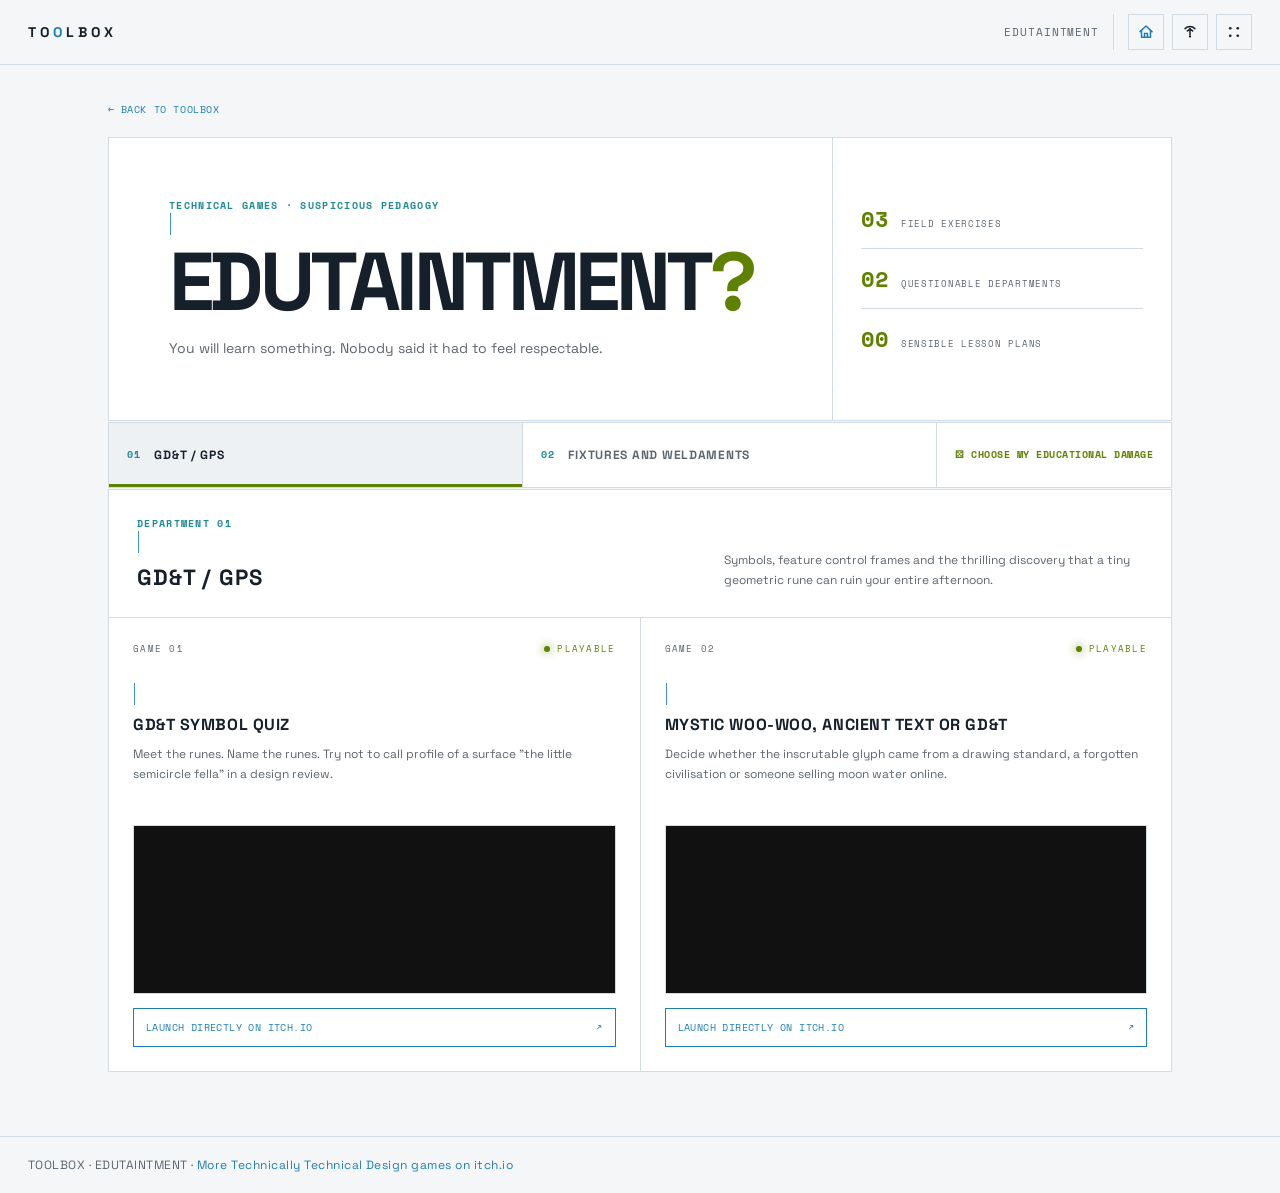
<file: edutaintment/index.html>
<!DOCTYPE html>
<html lang="en">
<head>
<meta charset="UTF-8" />
<meta name="viewport" content="width=device-width, initial-scale=1" />
<meta name="description" content="Technical-design games with suspicious pedagogy. A TOOLBOX section." />
<title>EDUTAINTMENT &middot; TOOLBOX</title>
<link rel="icon" type="image/svg+xml" href="../assets/favicon.svg">
<link rel="preconnect" href="https://fonts.googleapis.com">
<link rel="preconnect" href="https://fonts.gstatic.com" crossorigin>
<link rel="stylesheet" href="https://fonts.googleapis.com/css2?family=Space+Grotesk:wght@400;500;700&family=Space+Mono:wght@400;700&display=swap" media="print" onload="this.media='all'">
<noscript><link rel="stylesheet" href="https://fonts.googleapis.com/css2?family=Space+Grotesk:wght@400;500;700&family=Space+Mono:wght@400;700&display=swap"></noscript>
<link rel="stylesheet" href="edutaintment.css?v=20260918">
<script src="../assets/theme.js"></script>
<script src="../assets/reveal.js"></script>
</head>
<body>
<header id="app-header">
  <a class="brand" href="../index.html" aria-label="TOOLBOX home">
    <span class="mark" aria-hidden="true">
      <svg viewBox="0 0 100 100" fill="none" stroke="currentColor" stroke-width="6" stroke-linejoin="round">
        <polygon points="50,10 85,30 85,70 50,90 15,70 15,30"/>
        <circle cx="50" cy="50" r="17"/>
      </svg>
    </span>
    <span class="wordmark">TO<b>O</b>LBOX</span>
  </a>
  <div class="meta">EDUTAINTMENT</div>
</header>

<main>
  <a class="up-link" href="../index.html"><span aria-hidden="true">&larr;</span> Back to Toolbox</a>

  <section class="hero" aria-labelledby="page-title">
    <div class="hero-copy">
      <span class="kicker">Technical games &middot; suspicious pedagogy</span>
      <h1 id="page-title">EDUTAINTMENT</h1>
      <p>You will learn something. Nobody said it had to feel respectable.</p>
    </div>
    <div class="hero-readout" aria-label="Arcade inventory">
      <span><strong>03</strong> field exercises</span>
      <span><strong>02</strong> questionable departments</span>
      <span><strong>00</strong> sensible lesson plans</span>
    </div>
  </section>

  <section class="switchboard" aria-label="Choose an edutaintment department">
    <div class="tabs" role="tablist" aria-label="EDUTAINTMENT departments">
      <button class="tab is-active" id="tab-gdt" type="button" role="tab" aria-selected="true" aria-controls="panel-gdt" data-panel="gdt">
        <span class="tab-no">01</span>
        <span>GD&amp;T / GPS</span>
      </button>
      <button class="tab" id="tab-fixtures" type="button" role="tab" aria-selected="false" aria-controls="panel-fixtures" data-panel="fixtures" tabindex="-1">
        <span class="tab-no">02</span>
        <span>FIXTURES AND WELDAMENTS</span>
      </button>
    </div>
    <button class="chaos-button" type="button" id="chaos-button">
      <span aria-hidden="true">&#x2684;</span> Choose my educational damage
    </button>
  </section>

  <section class="department" id="panel-gdt" role="tabpanel" aria-labelledby="tab-gdt" data-department="gdt">
    <div class="department-head">
      <div>
        <span class="eyebrow">Department 01</span>
        <h2>GD&amp;T / GPS</h2>
      </div>
      <p>Symbols, feature control frames and the thrilling discovery that a tiny geometric rune can ruin your entire afternoon.</p>
    </div>

    <div class="game-grid">
      <article class="game-card" id="game-symbol-quiz" data-game>
        <div class="game-topline">
          <span class="game-number">GAME 01</span>
          <span class="game-state">Playable</span>
        </div>
        <h3>GD&amp;T SYMBOL QUIZ</h3>
        <p>Meet the runes. Name the runes. Try not to call profile of a surface "the little semicircle fella" in a design review.</p>
        <div class="itch-frame">
          <iframe src="https://itch.io/embed/4745676?dark=true" title="GD&amp;T Symbol Quiz on itch.io" loading="lazy" frameborder="0"><a href="https://technicallytechdesign.itch.io/gdt-symbol-quiz">GD&amp;T SYMBOL QUIZ by Technically Technical Design</a></iframe>
        </div>
        <a class="play-link" href="https://technicallytechdesign.itch.io/gdt-symbol-quiz" target="_blank" rel="noopener">Launch directly on itch.io <span aria-hidden="true">&nearr;</span></a>
      </article>

      <article class="game-card" id="game-mystic" data-game>
        <div class="game-topline">
          <span class="game-number">GAME 02</span>
          <span class="game-state">Playable</span>
        </div>
        <h3>MYSTIC WOO-WOO, ANCIENT TEXT OR GD&amp;T</h3>
        <p>Decide whether the inscrutable glyph came from a drawing standard, a forgotten civilisation or someone selling moon water online.</p>
        <div class="itch-frame">
          <iframe src="https://itch.io/embed/4740164?dark=true" title="Mystic Woo-Woo, Ancient Text or GD&amp;T on itch.io" loading="lazy" frameborder="0"><a href="https://technicallytechdesign.itch.io/mysticwoowooorgdnt">Mystic Woo-Woo, Ancient Text or GD&amp;T by Technically Technical Design</a></iframe>
        </div>
        <a class="play-link" href="https://technicallytechdesign.itch.io/mysticwoowooorgdnt" target="_blank" rel="noopener">Launch directly on itch.io <span aria-hidden="true">&nearr;</span></a>
      </article>
    </div>
  </section>

  <section class="department" id="panel-fixtures" role="tabpanel" aria-labelledby="tab-fixtures" data-department="fixtures" hidden>
    <div class="department-head">
      <div>
        <span class="eyebrow">Department 02</span>
        <h2>FIXTURES AND WELDAMENTS</h2>
      </div>
      <p>Fasteners, workshop creatures and the hardware you swear was in the correct drawer five minutes ago.</p>
    </div>

    <div class="game-grid game-grid-single">
      <article class="game-card" id="game-boltemon" data-game>
        <div class="game-topline">
          <span class="game-number">GAME 03</span>
          <span class="game-state">Playable</span>
        </div>
        <h3>WHO&rsquo;S THAT BOLT-E-MON?</h3>
        <p>Identify wild fasteners by silhouette before they escape into an unlabelled coffee tin and become workshop folklore.</p>
        <div class="itch-frame">
          <iframe src="https://itch.io/embed/4743937?dark=true" title="Who's That Bolt-e-mon? on itch.io" loading="lazy" frameborder="0"><a href="https://technicallytechdesign.itch.io/whos-that-bolt-e-mon">Who's That Bolt-e-mon? by Technically Technical Design</a></iframe>
        </div>
        <a class="play-link" href="https://technicallytechdesign.itch.io/whos-that-bolt-e-mon" target="_blank" rel="noopener">Launch directly on itch.io <span aria-hidden="true">&nearr;</span></a>
      </article>

      <aside class="empty-bay" aria-label="Future fixtures and weldaments games">
        <span class="bay-cross" aria-hidden="true"></span>
        <span class="eyebrow">Bay 04</span>
        <h3>More workshop nonsense wanted</h3>
        <p>This department has room for the next fixture, welding or fastener game when it crawls out from under the bench.</p>
      </aside>
    </div>
  </section>
</main>

<footer>
  TOOLBOX &middot; EDUTAINTMENT &middot; <a href="https://technicallytechdesign.itch.io/">More Technically Technical Design games on itch.io</a>
</footer>
<script src="edutaintment.js?v=20260918"></script>
<script src="../assets/menu.js?v=20260927-radio15"></script>
</body>
</html>
</file>
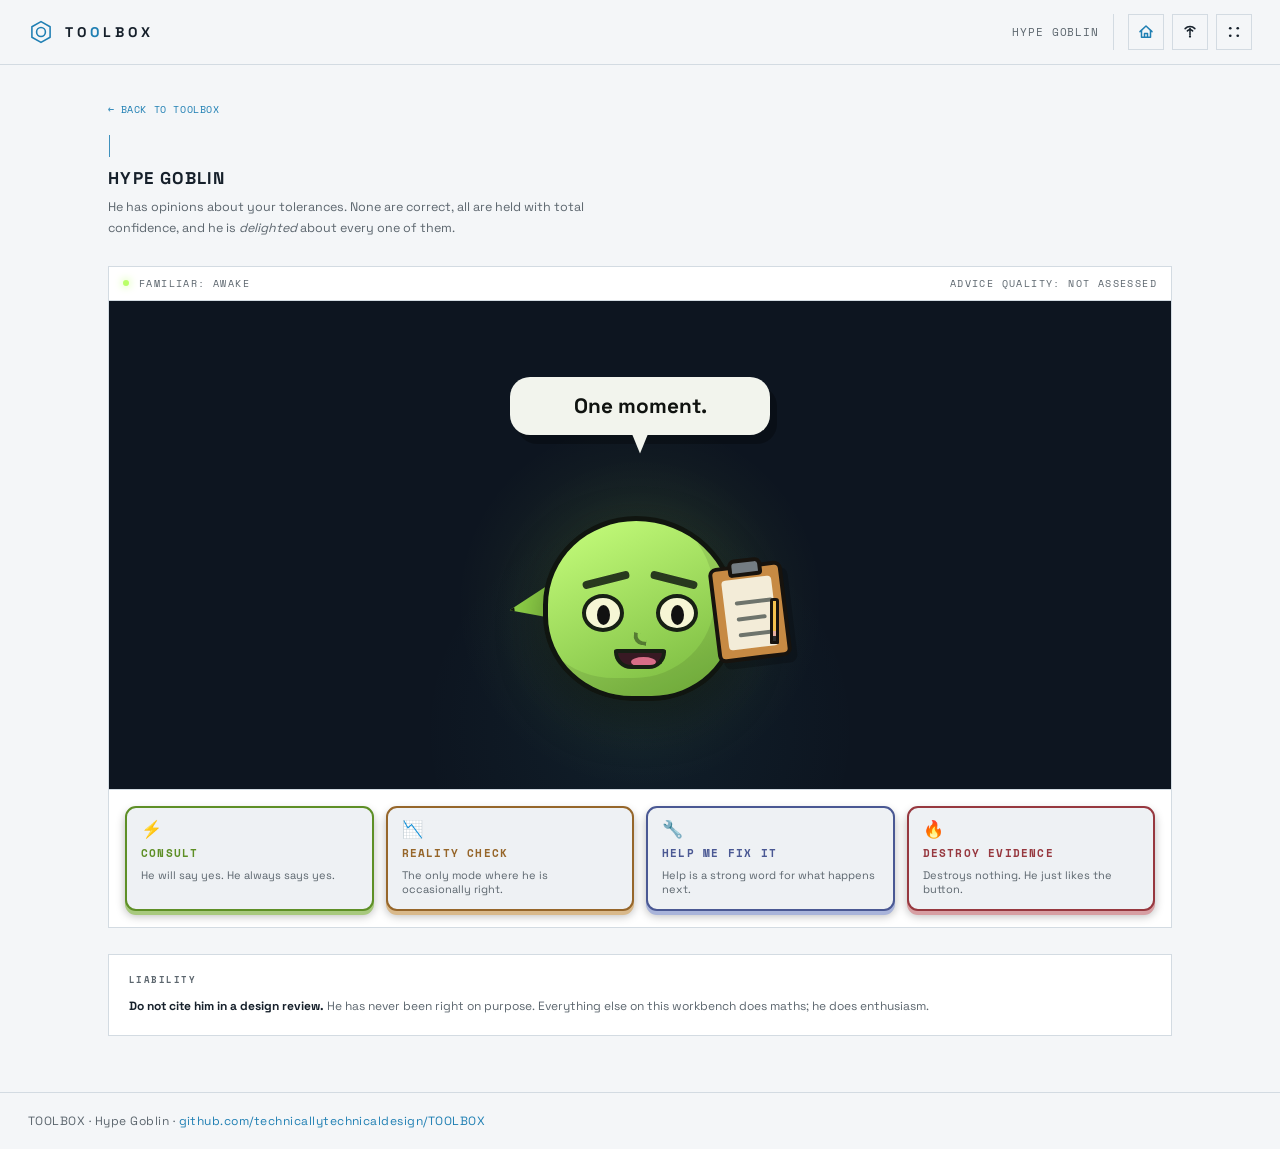
<file: goblin/index.html>
<!DOCTYPE html>
<html lang="en">
<head>
<meta charset="UTF-8" />
<meta name="viewport" content="width=device-width, initial-scale=1" />
<meta name="description" content="An ambient engineering familiar who has opinions about your tolerances. A TOOLBOX section." />
<title>Hype Goblin &middot; TOOLBOX</title>
<link rel="icon" type="image/svg+xml" href="../assets/favicon.svg">
<link rel="preconnect" href="https://fonts.googleapis.com">
<link rel="preconnect" href="https://fonts.gstatic.com" crossorigin>
<link rel="stylesheet" href="https://fonts.googleapis.com/css2?family=Space+Grotesk:wght@400;500;700&family=Space+Mono:wght@400;700&display=swap" media="print" onload="this.media='all'">
<noscript><link rel="stylesheet" href="https://fonts.googleapis.com/css2?family=Space+Grotesk:wght@400;500;700&family=Space+Mono:wght@400;700&display=swap"></noscript>
<style>
  :root {
    --bg: #0C141D;
    --panel-bg: #14202C;
    --panel-bg-raised: #182635;
    --line: #22303E;
    --text: #ECF2F6;
    --muted: #6E7E8C;
    --c-structural: #002F67;
    --c-fluid: #4FD1D9;
    --c-accent: #3AA6DE;
    --font-display: "Space Grotesk", system-ui, -apple-system, "Segoe UI", sans-serif;
    --font-mono: "Space Mono", ui-monospace, Consolas, monospace;

    /* The goblin's own colours. He is not part of the palette; he is a guest. */
    --stage-bg: #060a10;
    --acid: #B9FF67;
    --gob-ink: #101510;
  }
  :root[data-theme="light"] {
    --bg: #f4f6f8; --panel-bg: #ffffff; --panel-bg-raised: #eef1f4;
    --line: #d3dbe2; --text: #16202b; --muted: #5c666e;
    --c-fluid: #1f8b93; --c-accent: #1f7fb3;
    --stage-bg: #0d1520; /* the goblin keeps his dark room in both themes */
  }
  * { box-sizing: border-box; }
  html, body { margin: 0; padding: 0; }
  body {
    background: var(--bg); color: var(--text);
    font-family: var(--font-display);
    -webkit-font-smoothing: antialiased;
    min-height: 100vh; display: flex; flex-direction: column;
  }
  a { color: inherit; text-decoration: none; }
  :focus-visible { outline: 2px solid var(--c-accent); outline-offset: 3px; }

  /* ---- site chrome (shared TOOLBOX pattern) ---------------------------- */
  header {
    display: flex; align-items: center; flex-wrap: wrap; row-gap: 6px;
    padding: 14px 28px; border-bottom: 1px solid var(--line);
    position: sticky; top: 0; background: var(--bg); z-index: 10;
  }
  header .brand { display: flex; align-items: center; gap: 11px; margin-right: auto; color: var(--text); }
  header .brand .mark { width: 26px; height: 26px; flex: none; color: var(--c-accent); }
  header .brand .mark svg { display: block; width: 100%; height: 100%; }
  header .wordmark { font-family: var(--font-display); font-size: 14px; letter-spacing: 0.28em; font-weight: 700; flex: none; }
  header .wordmark b { color: var(--c-accent); font-weight: 700; }
  header .meta { font-family: var(--font-mono); font-size: 11px; color: var(--muted); letter-spacing: 0.08em; text-transform: uppercase; }
  @media (max-width: 600px) { header { padding: 12px 16px; } }

  main { flex: 1; padding: 32px 28px 56px; max-width: 1120px; margin: 0 auto; width: 100%; }

  .up-link {
    font-family: var(--font-mono);
    display: inline-flex; align-items: center; gap: 6px;
    color: var(--c-accent); font-size: 10px; letter-spacing: 0.06em;
    text-transform: uppercase; margin-bottom: 18px;
  }
  .up-link:hover { text-decoration: underline; }

  .page-head { margin-bottom: 26px; }
  .page-head h1 {
    font-family: var(--font-display);
    font-size: 17px; letter-spacing: 0.08em; text-transform: uppercase;
    color: var(--text); margin: 0 0 8px 0; font-weight: 700;
  }
  .page-head p { color: var(--muted); font-size: 12.5px; margin: 0; max-width: 66ch; line-height: 1.7; }

  footer { padding: 20px 28px; border-top: 1px solid var(--line); color: var(--muted); font-size: 12px; letter-spacing: 0.04em; }
  footer a { color: var(--c-accent); }
  footer a:hover { text-decoration: underline; }

  /* ---- the enclosure --------------------------------------------------- */
  .enclosure { border: 1px solid var(--line); background: var(--panel-bg); }
  .enclosure-bar {
    display: flex; align-items: center; gap: 10px; flex-wrap: wrap;
    padding: 9px 14px; border-bottom: 1px solid var(--line);
    font-family: var(--font-mono); font-size: 10px; letter-spacing: 0.14em;
    text-transform: uppercase; color: var(--muted);
  }
  .enclosure-bar .spacer { flex: 1; }
  .status-dot {
    width: 6px; height: 6px; border-radius: 50%; background: var(--acid);
    box-shadow: 0 0 8px var(--acid); flex: none;
  }

  .stage {
    position: relative;
    background: var(--stage-bg);
    background-image:
      radial-gradient(circle at 50% 62%, rgba(185,255,103,.10), transparent 30%),
      radial-gradient(circle at 50% 88%, rgba(79,209,217,.05), transparent 32%);
    display: flex; flex-direction: column; align-items: center;
    padding: 22px 20px 34px; overflow: hidden;
  }

  /* Bubble sits in its own slot above the goblin, bottom-aligned, so a long
     line grows the slot upward instead of colliding with the page title. */
  .bubble-slot {
    width: 100%; min-height: 132px;
    display: flex; align-items: flex-end; justify-content: center;
    padding-bottom: 20px;
    /* above the drift layer (z 1): apparitions pass behind him AND behind
       whatever he is saying, never across the words */
    position: relative; z-index: 4;
  }
  .bubble {
    position: relative; max-width: min(520px, 88%); min-width: min(260px, 100%);
    background: #F2F4ED; color: #101310; border-radius: 20px; padding: 16px 20px;
    font-family: var(--font-display);
    font-size: clamp(0.95rem, 2.2vw, 1.3rem); line-height: 1.25; font-weight: 700;
    text-align: center; box-shadow: 7px 9px 0 rgba(0,0,0,.28);
    opacity: 0; pointer-events: none;
  }
  /* opacity is set by the rule, not by the animation's fill state: if animations
     are ever suppressed the bubble must still be readable, since it is the only
     place the goblin's output appears. The keyframes are the intro, not the state. */
  .bubble.show { opacity: 1; animation: bubbleIn .38s ease-out; }
  .bubble.fade { opacity: 0; transition: opacity .9s ease; }
  /* beat-to-beat inside a routine: swap the words with a nudge rather than a
     full fade-out/fade-in, so a multi-line bit reads as one continuous thought */
  .bubble.show.pulse { animation: bubblePulse .3s ease-out; }
  .bubble::after {
    content: ""; position: absolute; left: 50%; bottom: -19px; transform: translateX(-50%);
    width: 30px; height: 22px; background: inherit; clip-path: polygon(20% 0, 80% 0, 50% 100%);
  }
  /* Screams are the goblin at full volume. Give them their own voice. */
  .bubble.scream {
    font-family: var(--font-mono); font-size: clamp(0.8rem, 1.7vw, 1rem);
    letter-spacing: 0.02em; background: #FFE9A8;
  }
  /* things he should not be telling you */
  .bubble.whisper {
    font-style: italic; font-weight: 500; background: #E4E8DE;
    font-size: clamp(0.88rem, 2vw, 1.15rem);
  }
  /* The clipboard's own voice. It answers him in the call-and-response, so it
     gets its own bubble tethered to the clipboard rather than a style on his:
     the whole joke is that the reply is coming from somewhere else. Lives
     inside .goblin so it bops along with him. */
  .clip-bubble {
    position: absolute; z-index: 11; right: -52px; top: 4px;
    width: max-content; max-width: 168px;
    background: #DCE2D4; color: #3B4137;
    border-radius: 12px; padding: 7px 10px;
    font-family: var(--font-mono); font-size: 10px; font-style: italic;
    letter-spacing: .03em; line-height: 1.25; text-align: center;
    box-shadow: 4px 5px 0 rgba(0, 0, 0, .22);
    opacity: 0; pointer-events: none;
  }
  .clip-bubble.show { animation: clipBubbleIn .26s ease-out forwards; }
  .clip-bubble.fade { opacity: 0; transition: opacity .5s ease; }
  .clip-bubble::after {
    content: ""; position: absolute; right: 24px; bottom: -11px;
    width: 16px; height: 13px; background: inherit;
    clip-path: polygon(0 0, 100% 0, 62% 100%);
  }
  @keyframes clipBubbleIn {
    from { opacity: 0; transform: scale(.86) translateY(5px); }
    to   { opacity: 1; transform: scale(1) translateY(0); }
  }
  /* On a narrow stage the clipboard is already near the right edge, so pull
     its bubble back in and cap it harder. At the default position a phone
     leaves ~1px of clearance, which one longer line would blow through. */
  @media (max-width: 620px) {
    .clip-bubble { right: -18px; max-width: 132px; font-size: 9px; padding: 6px 8px; }
    .clip-bubble::after { right: 20px; }
  }

  /* ---- peekers ---------------------------------------------------------
     Things that lean in from the edge of the stage, offer an opinion, and
     withdraw. Clipped by the container, so they genuinely arrive from
     offstage. Above the drift ghosts, below the speech bubble. */
  /* z-index 1 like .drift, but later in the DOM, so peekers layer above the
     ghosts and BEHIND him (z 2). On a wide stage they never reach him anyway;
     on a narrow one they slide in behind rather than across his face. */
  .peekers {
    position: absolute; inset: 0; overflow: hidden;
    z-index: 1; pointer-events: none;
  }
  .peeker {
    position: absolute; display: flex; align-items: center; gap: 10px;
    font-family: var(--font-mono); font-size: 11px;
    letter-spacing: .1em; text-transform: uppercase;
    color: var(--acid); opacity: 0;
    animation-timing-function: ease-out; animation-fill-mode: both;
  }
  .peeker.peek-left  { left: 0;  flex-direction: row;         animation-name: peekFromLeft; }
  .peeker.peek-right { right: 0; flex-direction: row-reverse; animation-name: peekFromRight; }
  .peek-art { flex: none; display: flex; align-items: center; }
  .peek-art svg { width: 42px; height: 42px; display: block; }
  .peek-art .fcf { font-size: 11px; }
  .peek-say {
    position: relative; background: #F2F4ED; color: #101310;
    border-radius: 12px; padding: 7px 11px; font-weight: 700;
    box-shadow: 4px 5px 0 rgba(0, 0, 0, .22); white-space: nowrap;
  }
  .peeker.peek-left .peek-say::after,
  .peeker.peek-right .peek-say::after {
    content: ""; position: absolute; top: 50%; transform: translateY(-50%);
    width: 11px; height: 14px; background: inherit;
  }
  .peeker.peek-left .peek-say::after  { left: -9px;  clip-path: polygon(100% 0, 100% 100%, 0 50%); }
  .peeker.peek-right .peek-say::after { right: -9px; clip-path: polygon(0 0, 0 100%, 100% 50%); }

  @keyframes peekFromLeft {
    0%   { opacity: 0; transform: translateX(-100%); }
    16%  { opacity: 1; transform: translateX(0); }
    84%  { opacity: 1; transform: translateX(0); }
    100% { opacity: 0; transform: translateX(-100%); }
  }
  @keyframes peekFromRight {
    0%   { opacity: 0; transform: translateX(100%); }
    16%  { opacity: 1; transform: translateX(0); }
    84%  { opacity: 1; transform: translateX(0); }
    100% { opacity: 0; transform: translateX(100%); }
  }
  /* A phone stage leaves only ~50px either side of him, which a washer plus a
     caption cannot fit. Drop the art there and let the caption alone lean in:
     the words are the part that carries the joke. */
  @media (max-width: 620px) {
    .peek-art { display: none; }
    .peeker { font-size: 10px; gap: 0; }
    .peek-say { padding: 6px 9px; }
    .peeker .peek-say::after { display: none; }
  }

  .pen { position: relative; display: grid; place-items: center; min-height: 300px; width: 100%; }

  /* Invisible hit target over him. He is decorative, so the poke is a real
     button rather than a click handler on the art: keyboard reachable,
     announced, and skippable. */
  .poke-hit {
    position: absolute; z-index: 10; width: 210px; height: 205px;
    left: 50%; top: 50%; transform: translate(-50%, -50%);
    -webkit-appearance: none; appearance: none;
    background: transparent; border: 2px solid transparent; border-radius: 50%;
    cursor: pointer; padding: 0;
  }
  .poke-hit:focus-visible { border-color: var(--acid); outline: none; }

  /* ---- the drift layer -------------------------------------------------
     The stage is mostly empty space around him. Things that should never
     have been specified drift through it: ghost tolerances, atrocious
     feature control frames, bespoke bolts nobody asked for. They pass
     BEHIND him (z-index 1 against the goblin's 2) and are decorative only,
     so the whole layer is aria-hidden and pointer-events:none. */
  .drift {
    position: absolute; inset: 0; overflow: hidden;
    z-index: 1; pointer-events: none;
  }
  /* Everything inside a ghost is sized in `em` off one `--scale`, so a single
     variable takes an apparition from a small caption to something spanning
     the whole stage without any of its parts drifting out of proportion. */
  .ghost {
    position: absolute; white-space: nowrap;
    font-family: var(--font-mono);
    font-size: calc(12px * var(--scale, 1));
    letter-spacing: 0.08em; text-transform: uppercase;
    color: rgba(185, 255, 103, 1);
    text-shadow: 0 0 1.1em rgba(185, 255, 103, .35);
    opacity: 0;
    /* bigger ones sit further back */
    filter: blur(calc(.3px * var(--scale, 1)));
    display: flex; flex-direction: column; align-items: center; gap: .42em;
    animation-name: ghostDrift; animation-timing-function: linear;
    animation-fill-mode: both;
  }
  :root[data-theme="light"] .ghost { color: rgba(120, 190, 45, 1); }

  /* the nightmares: sickly, shaking, and audible */
  .ghost.cry {
    color: rgba(255, 122, 122, 1);
    text-shadow: 0 0 1.3em rgba(255, 80, 80, .4);
  }
  .ghost.cry .ghost-body { animation: ghostShake .19s infinite alternate; }
  .ghost-cry {
    font-size: .82em; letter-spacing: 0.16em; font-weight: 700;
    animation: ghostWail 1.1s ease-in-out infinite;
  }

  /* a feature control frame, drawn properly, saying something insane */
  .fcf { display: inline-flex; align-items: stretch; border: .12em solid currentColor; }
  .fcf .cell {
    display: flex; align-items: center; justify-content: center;
    padding: .25em .6em; font-size: .92em; letter-spacing: .06em;
  }
  .fcf .cell + .cell { border-left: .12em solid currentColor; }
  .fcf .cell svg { width: 1.15em; height: 1.15em; display: block; }

  .ghost-bolt svg { width: 9.8em; height: 2.5em; display: block; overflow: visible; }
  .ghost-label { font-size: .84em; letter-spacing: .1em; opacity: .85; }

  @keyframes ghostDrift {
    0%   { opacity: 0; transform: translateX(0) translateY(0) rotate(var(--rot)); }
    14%  { opacity: var(--peak); }
    20%  { transform: translateX(calc(var(--dx) * .2)) translateY(calc(var(--wave) * -1)) rotate(calc(var(--rot) * -1)); }
    40%  { transform: translateX(calc(var(--dx) * .4)) translateY(calc(var(--wave) * .8)) rotate(var(--rot)); }
    60%  { transform: translateX(calc(var(--dx) * .6)) translateY(calc(var(--wave) * -.75)) rotate(calc(var(--rot) * -1)); }
    80%  { transform: translateX(calc(var(--dx) * .8)) translateY(calc(var(--wave) * .55)) rotate(var(--rot)); }
    86%  { opacity: var(--peak); }
    100% { opacity: 0; transform: translateX(var(--dx)) translateY(0) rotate(var(--rot)); }
  }
  @keyframes ghostShake {
    from { transform: translate(-1.5px, 0) rotate(-.8deg); }
    to   { transform: translate(1.5px, 1px) rotate(.8deg); }
  }
  @keyframes ghostWail {
    0%, 100% { opacity: .45; transform: scale(.97); }
    50%      { opacity: 1;   transform: scale(1.06); }
  }

  .halo {
    position: absolute; width: 290px; height: 290px; border-radius: 50%;
    background: radial-gradient(circle, rgba(185,255,103,.14), rgba(185,255,103,.02) 55%, transparent 72%);
    animation: breathe 4s ease-in-out infinite;
  }
  .goblin {
    position: relative; width: 210px; height: 205px; z-index: 2;
    animation: floaty 3.2s ease-in-out infinite;
  }
  .ear {
    position: absolute; top: 64px; width: 68px; height: 76px; background: #8FD248;
    border: 5px solid var(--gob-ink); z-index: 0;
  }
  .ear.left { left: -26px; clip-path: polygon(100% 10%, 0 52%, 100% 82%); transform: rotate(-8deg); }
  .ear.right { right: -26px; clip-path: polygon(0 10%, 100% 52%, 0 82%); transform: rotate(8deg); }
  .head {
    position: absolute; inset: 14px 8px 6px; border-radius: 48% 52% 44% 46%;
    background: linear-gradient(155deg, #C7FF7D, #74B53B); border: 5px solid var(--gob-ink);
    box-shadow: inset -18px -18px 0 rgba(0,0,0,.09), 0 18px 45px rgba(0,0,0,.4);
    overflow: hidden;
  }
  .brow { position: absolute; top: 55px; width: 48px; height: 8px; background: #28391E; border-radius: 99px; }
  .brow.left { left: 34px; transform: rotate(12deg); }
  .brow.right { right: 34px; transform: rotate(-12deg); }
  .eye {
    position: absolute; top: 73px; width: 42px; height: 38px; border-radius: 50%;
    background: #F6F6D5; border: 4px solid #172014; overflow: hidden; animation: blink 4.5s infinite;
  }
  .eye.left { left: 34px; }
  .eye.right { right: 34px; }
  .pupil { position: absolute; width: 13px; height: 20px; border-radius: 50%; background: #111; left: 11px; top: 7px; }
  .nose {
    position: absolute; top: 112px; left: 50%; width: 14px; height: 12px;
    transform: translateX(-50%) rotate(8deg);
    border-left: 4px solid rgba(22,36,17,.5); border-bottom: 4px solid rgba(22,36,17,.5);
    border-radius: 0 0 0 10px;
  }
  .mouth {
    position: absolute; left: 50%; bottom: 27px; width: 52px; height: 20px; transform: translateX(-50%);
    background: #381923; border: 4px solid #172014; border-radius: 5px 5px 28px 28px; overflow: hidden;
  }
  .mouth::after {
    content: ""; position: absolute; left: 13px; bottom: -2px; width: 25px; height: 10px;
    background: #D86E87; border-radius: 50%;
  }
  .blush {
    position: absolute; width: 28px; height: 18px; border-radius: 50%;
    background: rgba(255,120,140,.35); filter: blur(6px);
    top: 108px; opacity: 0; transition: opacity .25s ease;
  }
  .blush.left { left: 20px; }
  .blush.right { right: 20px; }

  /* Mood recolouring. One block per mood, covering ears and head together. */
  .goblin.reality .blush,
  .goblin.fix .blush,
  .goblin.destroy .blush { opacity: 1; }
  .goblin.reality .ear,
  .goblin.reality .head { background: linear-gradient(155deg, #FFD189, #D88D36); }
  .goblin.fix .ear,
  .goblin.fix .head { background: linear-gradient(155deg, #B7CDFD, #6E77BD); }
  .goblin.destroy .ear,
  .goblin.destroy .head { background: linear-gradient(155deg, #FF8A8A, #B63F52); }

  .goblin.talking .head { animation: talk .3s infinite alternate ease-in-out; }
  .goblin.talking .mouth { animation: mouth .2s infinite alternate; }

  .spark { position: absolute; z-index: 4; opacity: 0; font-size: 1.6rem; color: var(--acid); }
  .spark.a { left: -6px; top: 8px; }
  .spark.b { right: -10px; top: 16px; }
  .spark.c { right: 12px; bottom: 2px; }
  .goblin.pop .spark { animation: pop .8s ease-out; }

  /* The clipboard of grievances. */
  .clipboard {
    position: absolute; z-index: 8; width: 74px; height: 96px; right: -58px; top: 66px;
    border: 4px solid #17130E; border-radius: 8px; background: #C78A43;
    box-shadow: 5px 7px 0 rgba(0,0,0,.22); opacity: 0;
    transform: translate(36px, 28px) rotate(20deg) scale(.7); pointer-events: none;
  }
  .clipboard::before { content: ""; position: absolute; inset: 10px 8px 8px; border-radius: 4px; background: #F3ECD8; }
  .clip {
    position: absolute; z-index: 2; top: -10px; left: 50%; width: 34px; height: 18px;
    transform: translateX(-50%); border: 4px solid #17130E; border-radius: 7px 7px 4px 4px; background: #747C82;
  }
  .paper-line { position: absolute; z-index: 3; left: 19px; height: 4px; border-radius: 99px; background: #6E746C; }
  .paper-line.one { top: 32px; width: 38px; }
  .paper-line.two { top: 48px; width: 30px; }
  .paper-line.three { top: 64px; width: 40px; }

  /* Expressions. */
  /* Delight at something drifting past. The mouth rule is scoped to :not(.talking)
     so a grin during a line does not freeze his mouth mid-sentence. */
  .goblin.grin:not(.talking) .mouth {
    animation: none; height: 26px; width: 64px; border-radius: 6px 6px 34px 34px;
  }
  .goblin.grin .eye { animation: none; transform: scaleY(.68); }
  .goblin.grin .brow.left { transform: rotate(-17deg) translateY(-4px); }
  .goblin.grin .brow.right { transform: rotate(17deg) translateY(-4px); }
  .goblin.grin .blush { opacity: 1; }
  .goblin.wink .eye.right { animation: winkEye .75s ease-in-out both !important; }
  .goblin.wink .brow.right { animation: winkBrow .75s ease-in-out both; }
  .goblin.bigeyes .eye { animation: bigEyes 1.35s cubic-bezier(.2,.9,.2,1) both !important; }
  .goblin.bigeyes .pupil { animation: bigPupil 1.35s cubic-bezier(.2,.9,.2,1) both; }
  .goblin.cackle { animation: cackleBody .16s steps(2,end) 9; }
  .goblin.cackle .head { animation: cackleHead .16s steps(2,end) 9; }
  .goblin.cackle .mouth { animation: cackleMouth .22s ease-in-out 7 alternate !important; }
  .goblin.cackle .eye { animation: cackleEyes .22s ease-in-out 7 alternate !important; }
  .goblin.clipboard-rage .clipboard { animation: clipboardRage 2.25s cubic-bezier(.2,.85,.25,1) both; }
  .goblin.clipboard-rage .brow.left { transform: rotate(-15deg); }
  .goblin.clipboard-rage .brow.right { transform: rotate(15deg); }
  .goblin.clipboard-rage .head { animation: clipboardHead 2.25s ease-in-out both; }

  /* ---- idle bits -------------------------------------------------------
     Sustained states that run for a whole multi-line routine, unlike the
     expressions above which are one-shot punctuation. A bit class stays on
     the goblin across every beat of its routine, so he keeps scribbling (or
     reading, or vibrating with joy) while the lines change above him. */

  /* the clipboard, held rather than hurled */
  .goblin.holding .clipboard {
    opacity: 1;
    transform: translate(-16px, -4px) rotate(-7deg) scale(1);
    transition: opacity .3s ease, transform .45s cubic-bezier(.3,1.3,.5,1);
  }
  .pencil {
    position: absolute; z-index: 9; width: 9px; height: 46px;
    right: -34px; top: 96px; opacity: 0;
    background: linear-gradient(180deg, #F2C14E 0 76%, #E8B0A0 76% 88%, #2B2B2B 88% 100%);
    border: 3px solid #17130E; border-radius: 3px 3px 1px 1px;
    transform-origin: 50% 100%; pointer-events: none;
    transition: opacity .25s ease;
  }
  .goblin.scribbling .pencil { opacity: 1; animation: scribbleHand .17s infinite alternate; }
  .goblin.scribbling .clipboard::before { animation: inkFill 2.6s linear infinite; }
  .goblin.scribbling.talking .head { animation: scribbleHead 1.05s ease-in-out infinite; }
  .goblin.scribbling.talking .mouth { animation: mumble .42s infinite alternate; }
  .goblin.scribbling .brow.left { transform: rotate(-14deg); }
  .goblin.scribbling .brow.right { transform: rotate(14deg); }

  /* working down a list, eyes tracking line to line */
  .goblin.reading .pupil { animation: scanEyes 3.4s ease-in-out infinite; }
  .goblin.reading.talking .head { animation: readHead 3.4s ease-in-out infinite; }

  /* overcome, entirely, by a ratio */
  .goblin.rapture { animation: raptureBounce .34s ease-in-out infinite alternate; }
  .goblin.rapture .blush { opacity: 1; }
  .goblin.rapture .eye { animation: none; transform: scale(1.28); }
  .goblin.rapture .brow.left { transform: rotate(-20deg) translateY(-5px); }
  .goblin.rapture .brow.right { transform: rotate(20deg) translateY(-5px); }
  .goblin.rapture .spark { animation: sparkLoop 1.15s ease-out infinite; }
  .goblin.rapture .spark.b { animation-delay: .38s; }
  .goblin.rapture .spark.c { animation-delay: .76s; }
  .goblin.rapture.talking .head { animation: talk .22s infinite alternate ease-in-out; }

  /* grumbling to himself, barely audible */
  .goblin.muttering.talking .head { animation: mutterHead 2.4s ease-in-out infinite; }
  .goblin.muttering.talking .mouth { animation: mumble .55s infinite alternate; }
  .goblin.muttering .eye { animation: none; transform: scaleY(.62); }
  .goblin.muttering .brow.left { transform: rotate(-4deg) translateY(3px); }
  .goblin.muttering .brow.right { transform: rotate(4deg) translateY(3px); }

  /* moved by something. the tear lives outside .head because .head clips,
     and the whole point is that it rolls off his chin. */
  .tear {
    position: absolute; z-index: 5; width: 13px; height: 17px; left: 52px; top: 116px;
    background: linear-gradient(180deg, #CFEFFF, #5FBEE8);
    border: 3px solid #17303E;
    border-radius: 60% 60% 55% 55% / 78% 78% 42% 42%;
    opacity: 0; pointer-events: none;
  }
  .goblin.weeping .tear { animation: tearFall 1.9s ease-in infinite; }
  .goblin.weeping .blush { opacity: 1; }
  .goblin.weeping .eye { animation: none; transform: scaleY(.8); }
  .goblin.weeping .brow.left { transform: rotate(-17deg) translateY(-3px); }
  .goblin.weeping .brow.right { transform: rotate(17deg) translateY(-3px); }
  .goblin.weeping.talking .head { animation: trembleHead .26s infinite alternate; }
  .goblin.weeping.talking .mouth { animation: wobbleMouth .68s infinite alternate; }

  /* checking a dimension he does not trust */
  .calipers {
    position: absolute; z-index: 8; left: 50%; top: 152px; width: 112px; height: 12px;
    background: #C9D2D8; border: 3px solid #17130E; border-radius: 3px;
    opacity: 0; transform: translateX(-50%) translateY(22px) rotate(-4deg) scale(.8);
    transition: opacity .3s ease, transform .45s cubic-bezier(.3,1.3,.5,1);
    pointer-events: none;
  }
  .calipers .jaw {
    position: absolute; top: -21px; width: 11px; height: 27px;
    background: #C9D2D8; border: 3px solid #17130E; border-radius: 2px;
  }
  .calipers .jaw.a { left: 8px; }
  .calipers .jaw.b { left: 64px; }
  .goblin.measuring .calipers {
    opacity: 1; transform: translateX(-50%) translateY(0) rotate(-4deg) scale(1);
  }
  .goblin.measuring .calipers .jaw.b { animation: caliperSlide 2.4s ease-in-out infinite; }
  .goblin.measuring .pupil { transform: translateY(6px); }
  .goblin.measuring .brow.left { transform: rotate(-9deg) translateY(3px); }
  .goblin.measuring .brow.right { transform: rotate(9deg) translateY(3px); }

  /* leaning in to tell you something he should not */
  .goblin.conspiracy { animation: leanIn .5s ease-out both; }
  .goblin.conspiracy .pupil { animation: dartEyes 1.7s ease-in-out infinite; }
  .goblin.conspiracy.talking .head { animation: whisperHead 1.9s ease-in-out infinite; }
  .goblin.conspiracy.talking .mouth { animation: mumble .4s infinite alternate; }

  /* Dancing, while striking out dimensions on the drawing and writing new
     ones in by hand. Compose with `holding` so the clipboard is out. */
  .dims {
    position: absolute; z-index: 9; right: -30px; top: 82px; width: 54px;
    display: flex; flex-direction: column; gap: 4px;
    opacity: 0; pointer-events: none; transition: opacity .3s ease;
    font-family: var(--font-mono); font-size: 8px; letter-spacing: .02em;
  }
  .goblin.overwriting .dims { opacity: 1; }
  .goblin.overwriting .paper-line { opacity: .3; }
  .dim { display: flex; align-items: center; gap: 4px; color: #2C3128; }
  .dim s { position: relative; text-decoration: none; }
  .dim s::after {
    content: ""; position: absolute; left: -1px; right: -1px; top: 52%; height: 1.5px;
    background: #C0392B; transform: scaleX(0); transform-origin: left;
  }
  .dim i {
    font-style: italic; font-weight: 700; color: #C0392B;
    opacity: 0; transform: rotate(-7deg) translateY(2px);
  }
  .goblin.overwriting .dim s::after { animation: strikeOut .45s ease-out forwards; }
  .goblin.overwriting .dim i { animation: scrawlIn .4s ease-out forwards; }
  .goblin.overwriting .dim:nth-child(2) s::after,
  .goblin.overwriting .dim:nth-child(2) i { animation-delay: .95s; }
  .goblin.overwriting .dim:nth-child(3) s::after,
  .goblin.overwriting .dim:nth-child(3) i { animation-delay: 1.9s; }
  .goblin.overwriting .pencil { opacity: 1; animation: scribbleHand .17s infinite alternate; }
  /* he is dancing, so no scribble head-bob: a bop instead */
  .goblin.overwriting { animation: bopBody .46s ease-in-out infinite alternate; }
  .goblin.overwriting.talking .head { animation: bopHead .46s ease-in-out infinite alternate; }
  .goblin.overwriting .brow.left { transform: rotate(-14deg) translateY(-3px); }
  .goblin.overwriting .brow.right { transform: rotate(14deg) translateY(-3px); }

  /* Defacing the whole sheet: one continuous scrawl drawn across the paper,
     over the top of the dimensions he already hand-edited. */
  .scrawl { position: absolute; z-index: 5; inset: 10px 8px 8px; opacity: 0; }
  .scrawl path {
    fill: none; stroke: #C0392B; stroke-width: 3.4;
    stroke-linecap: round; stroke-linejoin: round;
    stroke-dasharray: 460; stroke-dashoffset: 460;
  }
  .goblin.defacing .scrawl { opacity: 1; }
  .goblin.defacing .scrawl path { animation: scrawlAcross 1.6s ease-in-out forwards; }

  /* And then he throws it. Starts from the HELD position rather than the
     off-stage one clipboard-rage uses, so there is no jump before the wind-up. */
  .goblin.hurl .clipboard { animation: clipboardHurl 1.15s cubic-bezier(.25,.7,.3,1) both; }
  .goblin.hurl .pencil,
  .goblin.hurl .dims { opacity: 0; }

  /* sitting back, being correct */
  .goblin.smug { animation: smugSway 3.2s ease-in-out infinite; }
  .goblin.smug .eye { animation: none; transform: scaleY(.55); }
  .goblin.smug .brow.left { transform: rotate(-19deg) translateY(-5px); }
  .goblin.smug .brow.right { transform: rotate(5deg) translateY(-1px); }
  .goblin.smug .mouth { border-radius: 26px 26px 6px 6px; }

  /* ---- extra tints ----------------------------------------------------
     Bits can recolour him outside the four button moods. Same mechanism,
     applied by `mood` on the bit rather than by a control. */
  .goblin.awe .ear,
  .goblin.awe .head { background: linear-gradient(155deg, #AEF3F8, #3D9FAF); }
  .goblin.awe .blush { opacity: 1; }
  .goblin.grief .ear,
  .goblin.grief .head { background: linear-gradient(155deg, #BECBD9, #6E7F94); }
  .goblin.gold .ear,
  .goblin.gold .head { background: linear-gradient(155deg, #FFE9A0, #D8A83A); }
  .goblin.gold .blush { opacity: 1; }

  @keyframes tearFall {
    0%   { opacity: 0; transform: translateY(0) scale(.4); }
    18%  { opacity: 1; transform: translateY(4px) scale(1); }
    100% { opacity: 0; transform: translateY(60px) scale(.9); }
  }
  @keyframes trembleHead {
    from { transform: rotate(-1.5deg) translateY(0); }
    to   { transform: rotate(1.5deg) translateY(1px); }
  }
  @keyframes wobbleMouth {
    from { height: 16px; width: 40px; border-radius: 22px 22px 8px 8px; }
    to   { height: 22px; width: 48px; border-radius: 26px 26px 10px 10px; }
  }
  @keyframes caliperSlide { 0%, 100% { left: 64px; } 50% { left: 38px; } }
  @keyframes leanIn {
    from { transform: scale(1) translateY(0); }
    to   { transform: scale(1.11) translateY(7px); }
  }
  @keyframes dartEyes {
    0%, 38%  { transform: translateX(-4px); }
    50%, 88% { transform: translateX(5px); }
    100%     { transform: translateX(-4px); }
  }
  @keyframes whisperHead {
    0%, 100% { transform: rotate(-3deg) translateY(0); }
    50%      { transform: rotate(2deg) translateY(2px); }
  }
  @keyframes smugSway {
    0%, 100% { transform: rotate(-4deg) translateY(0); }
    50%      { transform: rotate(3deg) translateY(-5px); }
  }
  @keyframes strikeOut { to { transform: scaleX(1); } }
  @keyframes scrawlAcross { to { stroke-dashoffset: 0; } }
  @keyframes clipboardHurl {
    0%   { opacity: 1; transform: translate(-16px, -4px) rotate(-7deg) scale(1); }
    16%  { opacity: 1; transform: translate(-34px, 12px) rotate(-26deg) scale(1.07); }
    26%  { opacity: 1; transform: translate(-26px, 2px) rotate(-4deg) scale(1.04); }
    100% { opacity: 0; transform: translate(440px, -215px) rotate(760deg) scale(.66); }
  }
  @keyframes scrawlIn {
    to { opacity: 1; transform: rotate(-7deg) translateY(0); }
  }
  @keyframes bopBody {
    from { transform: translateY(1px) rotate(-2.5deg); }
    to   { transform: translateY(-9px) rotate(2.5deg); }
  }
  @keyframes bopHead {
    from { transform: translateY(2px) rotate(-3deg); }
    to   { transform: translateY(-2px) rotate(3deg); }
  }

  @keyframes scribbleHand {
    from { transform: rotate(-16deg) translate(0, 0); }
    to   { transform: rotate(4deg) translate(-5px, 5px); }
  }
  @keyframes scribbleHead {
    0%, 100% { transform: rotate(6deg) translateY(2px); }
    50%      { transform: rotate(11deg) translateY(5px); }
  }
  @keyframes inkFill {
    0%   { box-shadow: inset 0 0 0 rgba(60,60,60,0); }
    100% { box-shadow: inset 0 -46px 0 rgba(90,90,90,.22); }
  }
  @keyframes scanEyes {
    0%, 8%    { transform: translateX(-4px) translateY(0); }
    30%, 38%  { transform: translateX(5px) translateY(0); }
    60%, 68%  { transform: translateX(-4px) translateY(4px); }
    90%, 100% { transform: translateX(5px) translateY(4px); }
  }
  @keyframes readHead {
    0%, 100% { transform: rotate(-3deg) translateY(0); }
    50%      { transform: rotate(4deg) translateY(3px); }
  }
  @keyframes raptureBounce {
    from { transform: translateY(2px) rotate(-3deg) scale(1); }
    to   { transform: translateY(-13px) rotate(3deg) scale(1.05); }
  }
  @keyframes sparkLoop {
    0%   { opacity: 0; transform: scale(.3) rotate(0); }
    35%  { opacity: 1; }
    100% { opacity: 0; transform: scale(1.7) rotate(40deg) translateY(-18px); }
  }
  @keyframes mumble {
    from { height: 12px; width: 34px; }
    to   { height: 19px; width: 42px; }
  }
  @keyframes mutterHead {
    0%, 100% { transform: rotate(-5deg) translateY(0); }
    50%      { transform: rotate(-2deg) translateY(2px); }
  }

  @keyframes winkEye { 0%,18%,100% { transform: scaleY(1); } 35%,72% { transform: scaleY(.06); } }
  @keyframes winkBrow { 0%,100% { transform: rotate(-12deg) translateY(0); } 45%,72% { transform: rotate(-22deg) translateY(-5px); } }
  @keyframes bigEyes { 0%,100% { transform: scale(1); } 18%,72% { transform: scale(1.34); } }
  @keyframes bigPupil { 0%,100% { transform: scale(1); } 18%,72% { transform: scale(1.24); } }
  @keyframes cackleBody { from { transform: translateY(-4px) rotate(-3deg); } to { transform: translateY(1px) rotate(3deg); } }
  @keyframes cackleHead { from { transform: translateY(-2px) rotate(-2deg); } to { transform: translateY(3px) rotate(2deg); } }
  @keyframes cackleMouth { from { height: 20px; width: 52px; border-radius: 5px 5px 28px 28px; } to { height: 46px; width: 66px; border-radius: 8px 8px 36px 36px; } }
  @keyframes cackleEyes { from { transform: scaleY(.65); } to { transform: scaleY(.14); } }
  @keyframes clipboardHead { 0%,12%,100% { transform: rotate(0); } 28% { transform: rotate(-5deg); } 52% { transform: rotate(4deg); } 68% { transform: rotate(-9deg); } }
  @keyframes clipboardRage {
    0%   { opacity: 0; transform: translate(36px,28px) rotate(20deg) scale(.7); }
    14%  { opacity: 1; transform: translate(-12px,-8px) rotate(-7deg) scale(1); }
    42%  { opacity: 1; transform: translate(-18px,-12px) rotate(5deg) scale(1); }
    58%  { opacity: 1; transform: translate(-20px,-10px) rotate(-12deg) scale(1.04); }
    72%  { opacity: 1; transform: translate(-4px,-18px) rotate(18deg) scale(1.05); }
    100% { opacity: 0; transform: translate(420px,-190px) rotate(680deg) scale(.72); }
  }
  @keyframes floaty { 0%,100% { transform: translateY(0) rotate(-1deg); } 50% { transform: translateY(-10px) rotate(1.5deg); } }
  @keyframes breathe { 0%,100% { transform: scale(.95); opacity: .7; } 50% { transform: scale(1.08); opacity: 1; } }
  @keyframes blink { 0%,44%,48%,100% { transform: scaleY(1); } 46% { transform: scaleY(.08); } }
  @keyframes talk { from { transform: rotate(-2deg) translateY(0); } to { transform: rotate(2deg) translateY(-3px); } }
  @keyframes mouth { from { height: 12px; width: 48px; } to { height: 34px; width: 58px; } }
  @keyframes pop {
    0%   { opacity: 0; transform: scale(.2) rotate(0); }
    30%  { opacity: 1; }
    100% { opacity: 0; transform: scale(1.8) rotate(35deg) translateY(-14px); }
  }
  @keyframes bubbleIn {
    from { opacity: 0; transform: translateY(8px) scale(.94); }
    to   { opacity: 1; transform: translateY(0) scale(1); }
  }
  @keyframes bubblePulse {
    0%   { transform: scale(1); }
    40%  { transform: scale(1.04); }
    100% { transform: scale(1); }
  }

  /* ---- controls --------------------------------------------------------
     Deliberately louder than the rest of the site. Everywhere else in TOOLBOX
     a control is a hairline and a hover; here they are physical chunky things
     with a hard drop shadow that presses down when clicked, because the goblin
     is not a hairline-and-hover kind of creature. */
  .controls {
    display: grid; grid-template-columns: repeat(4, 1fr); gap: 12px;
    padding: 16px; background: var(--panel-bg); border-top: 1px solid var(--line);
  }
  @media (max-width: 760px) { .controls { grid-template-columns: repeat(2, 1fr); } }
  @media (max-width: 430px) { .controls { grid-template-columns: 1fr; } }

  .controls button {
    -webkit-appearance: none; appearance: none; cursor: pointer;
    position: relative; display: flex; flex-direction: column; gap: 7px;
    align-items: flex-start; text-align: left;
    padding: 13px 14px 12px;
    border: 2px solid var(--btn); border-radius: 11px;
    background: var(--panel-bg-raised); color: var(--text);
    box-shadow: 0 4px 0 var(--btn-deep), 0 5px 10px rgba(0,0,0,.28);
    transform: translateY(0);
    transition: transform .11s ease, box-shadow .11s ease, background .14s ease;
  }
  .controls button:hover {
    background: var(--btn-tint);
    transform: translateY(-2px);
    box-shadow: 0 6px 0 var(--btn-deep), 0 8px 14px rgba(0,0,0,.32);
  }
  .controls button:focus-visible { outline: 2px solid var(--btn); outline-offset: 3px; }
  /* the whole button physically bottoms out onto its own shadow */
  .controls button:active {
    transform: translateY(4px);
    box-shadow: 0 0 0 var(--btn-deep), 0 1px 3px rgba(0,0,0,.3);
  }
  .controls button .glyph {
    font-size: 17px; line-height: 1; filter: saturate(1.1);
  }
  .controls button .label {
    font-family: var(--font-mono); font-size: 11px; font-weight: 700;
    letter-spacing: 0.11em; text-transform: uppercase; color: var(--btn);
  }
  .controls button .sub {
    font-family: var(--font-display); font-size: 11px; line-height: 1.35;
    color: var(--muted); font-weight: 400;
  }

  /* one colour per mood, matching what he turns into */
  .controls button[data-mode="hype"]    { --btn: #B9FF67; --btn-deep: #5E8F26; --btn-tint: rgba(185,255,103,.10); }
  .controls button[data-mode="reality"] { --btn: #FFC06F; --btn-deep: #96662A; --btn-tint: rgba(255,192,111,.10); }
  .controls button[data-mode="fix"]     { --btn: #9DB6F5; --btn-deep: #4A5893; --btn-tint: rgba(157,182,245,.10); }
  .controls button[data-mode="destroy"] { --btn: #FF8A8A; --btn-deep: #97383F; --btn-tint: rgba(255,138,138,.10); }
  :root[data-theme="light"] .controls button[data-mode="hype"]    { --btn: #5E8F26; --btn-deep: #A8C97E; }
  :root[data-theme="light"] .controls button[data-mode="reality"] { --btn: #96662A; --btn-deep: #D9B98B; }
  :root[data-theme="light"] .controls button[data-mode="fix"]     { --btn: #4A5893; --btn-deep: #A9B4DA; }
  :root[data-theme="light"] .controls button[data-mode="destroy"] { --btn: #97383F; --btn-deep: #D79FA3; }

  .colophon {
    margin-top: 26px; padding: 18px 20px; border: 1px solid var(--line);
    background: var(--panel-bg); font-size: 12px; line-height: 1.75; color: var(--muted);
  }
  .colophon strong { color: var(--text); font-weight: 700; }
  .colophon .colophon-title {
    font: 700 9px var(--font-mono); letter-spacing: .16em; text-transform: uppercase;
    color: var(--muted); display: block; margin-bottom: 10px;
  }

  /* ---- reduced motion --------------------------------------------------
     He stops fidgeting but keeps talking. Everything stays legible and every
     control still works; only the perpetual motion goes away. */
  @media (prefers-reduced-motion: reduce) {
    * { transition: none !important; }
    .goblin, .halo, .eye, .goblin.talking .head, .goblin.talking .mouth,
    .goblin.wink .eye.right, .goblin.wink .brow.right,
    .goblin.bigeyes .eye, .goblin.bigeyes .pupil,
    .goblin.cackle, .goblin.cackle .head, .goblin.cackle .mouth, .goblin.cackle .eye,
    .goblin.clipboard-rage .clipboard, .goblin.clipboard-rage .head,
    .goblin.pop .spark,
    .goblin.scribbling .pencil, .goblin.scribbling .clipboard::before,
    .goblin.scribbling.talking .head, .goblin.scribbling.talking .mouth,
    .goblin.reading .pupil, .goblin.reading.talking .head,
    .goblin.rapture, .goblin.rapture .spark, .goblin.rapture.talking .head,
    .goblin.muttering.talking .head, .goblin.muttering.talking .mouth,
    .goblin.weeping .tear, .goblin.weeping.talking .head, .goblin.weeping.talking .mouth,
    .goblin.measuring .calipers .jaw.b,
    .goblin.conspiracy, .goblin.conspiracy .pupil,
    .goblin.conspiracy.talking .head, .goblin.conspiracy.talking .mouth,
    .goblin.smug,
    .goblin.overwriting, .goblin.overwriting.talking .head,
    .goblin.overwriting .pencil,
    .goblin.overwriting .dim s::after, .goblin.overwriting .dim i,
    .goblin.defacing .scrawl path, .goblin.hurl .clipboard,
    .clip-bubble.show, .peeker {
      animation: none !important;
    }
    /* peekers still arrive and are readable, they just do not slide */
    .peeker { opacity: 1; transform: none; }
    /* the vandalism still reads: struck through, replacement written in,
       scrawled over, and the clipboard simply gone */
    .goblin.overwriting .dim s::after { transform: scaleX(1); }
    .goblin.overwriting .dim i { opacity: 1; transform: rotate(-7deg); }
    .goblin.defacing .scrawl path { stroke-dashoffset: 0; }
    .goblin.hurl .clipboard { opacity: 0; }
    .clip-bubble.show { opacity: 1; }
    /* the bits still READ as themselves, they just hold a pose instead of moving */
    .goblin.scribbling .pencil { opacity: 1; }
    .goblin.rapture .spark { opacity: 1; }
    .goblin.weeping .tear { opacity: 1; transform: translateY(16px); }
    .goblin.conspiracy { transform: scale(1.11) translateY(7px); }
    .halo { opacity: .85; }
    .bubble.show { animation: none; opacity: 1; }
    .bubble.fade { opacity: 0; }
  }
</style>
<script src="../assets/theme.js"></script>
<script src="../assets/reveal.js"></script>
</head>
<body>

<header>
  <a class="brand" href="../index.html" aria-label="TOOLBOX home">
    <span class="mark" aria-hidden="true">
      <svg viewBox="0 0 100 100" fill="none" stroke="currentColor" stroke-width="6" stroke-linejoin="round">
        <polygon points="50,10 85,30 85,70 50,90 15,70 15,30"/>
        <circle cx="50" cy="50" r="17"/>
      </svg>
    </span>
    <span class="wordmark">TO<b>O</b>LBOX</span>
  </a>
  <div class="meta">Hype Goblin</div>
</header>

<main>
  <a class="up-link" href="../index.html"><span aria-hidden="true">&larr;</span> Back to Toolbox</a>

  <div class="page-head">
    <h1>Hype Goblin</h1>
    <p>He has opinions about your tolerances. None are correct, all are held with
       total confidence, and he is <em>delighted</em> about every one of them.</p>
  </div>

  <div class="enclosure">
    <div class="enclosure-bar">
      <span class="status-dot" aria-hidden="true"></span>
      <span>Familiar: awake</span>
      <span class="spacer"></span>
      <span>Advice quality: not assessed</span>
    </div>

    <section class="stage">
      <div class="drift" id="drift" aria-hidden="true"></div>
      <div class="peekers" id="peekers" role="status" aria-live="polite"></div>

      <div class="bubble-slot">
        <div class="bubble" id="bubble" role="status" aria-live="polite" aria-atomic="true">You remind me of the babe!</div>
      </div>

      <div class="pen">
        <div class="halo" aria-hidden="true"></div>
        <div class="goblin" id="goblin" aria-hidden="true">
          <span class="spark a">&#10022;</span><span class="spark b">&#10023;</span><span class="spark c">&#10022;</span>
          <div class="clipboard">
            <div class="clip"></div>
            <div class="paper-line one"></div>
            <div class="paper-line two"></div>
            <div class="paper-line three"></div>
            <svg class="scrawl" viewBox="0 0 60 80" preserveAspectRatio="none">
              <path d="M6 12 L54 24 L6 33 L54 45 L6 54 L54 66 M9 8 L52 72 M52 9 L9 71"/>
            </svg>
          </div>
          <div class="pencil"></div>
          <div class="calipers"><span class="jaw a"></span><span class="jaw b"></span></div>
          <div class="tear"></div>
          <div class="dims">
            <span class="dim"><s>Ø12.0</s><i>12</i></span>
            <span class="dim"><s>45.0°</s><i>44</i></span>
            <span class="dim"><s>R2.5</s><i>R3</i></span>
          </div>
          <!-- inside .goblin, so it is positioned off the clipboard and bops with him -->
          <div class="clip-bubble" id="clip-bubble" role="status" aria-live="polite"></div>
          <div class="ear left"></div><div class="ear right"></div>
          <div class="head">
            <div class="brow left"></div><div class="brow right"></div>
            <div class="eye left"><div class="pupil"></div></div>
            <div class="eye right"><div class="pupil"></div></div>
            <div class="blush left"></div><div class="blush right"></div>
            <div class="nose"></div><div class="mouth"></div>
          </div>
        </div>
        <button type="button" class="poke-hit" id="poke" title="Poke him"
                aria-label="Poke the goblin"></button>
      </div>
    </section>

    <div class="controls">
      <button type="button" data-mode="hype">
        <span class="glyph" aria-hidden="true">&#9889;</span>
        <span class="label">Consult</span>
        <span class="sub">He will say yes. He always says yes.</span>
      </button>
      <button type="button" data-mode="reality">
        <span class="glyph" aria-hidden="true">&#128201;</span>
        <span class="label">Reality check</span>
        <span class="sub">The only mode where he is occasionally right.</span>
      </button>
      <button type="button" data-mode="fix">
        <span class="glyph" aria-hidden="true">&#128295;</span>
        <span class="label">Help me fix it</span>
        <span class="sub">Help is a strong word for what happens next.</span>
      </button>
      <button type="button" data-mode="destroy">
        <span class="glyph" aria-hidden="true">&#128293;</span>
        <span class="label">Destroy evidence</span>
        <span class="sub">Destroys nothing. He just likes the button.</span>
      </button>
    </div>
  </div>

  <div class="colophon">
    <span class="colophon-title">Liability</span>
    <strong>Do not cite him in a design review.</strong> He has never been right on
    purpose. Everything else on this workbench does maths; he does enthusiasm.
  </div>
</main>

<footer>
  TOOLBOX &middot; Hype Goblin &middot; <a href="https://github.com/technicallytechnicaldesign/TOOLBOX">github.com/technicallytechnicaldesign/TOOLBOX</a>
</footer>

<script>
/* ---------------------------------------------------------------------------
 * Hype Goblin. No dependencies, no state, no persistence.
 *
 * Three sources of speech:
 *   - the four buttons, each with its own pool
 *   - an ambient timer that fires every 22 to 48 seconds
 *   - two rarer tiers layered into the ambient roll: tolerance screams (~14%)
 *     and psychic damage (~0.2%)
 *
 * Psychic-damage lines live ONLY in that pool. Putting one in `ambient` as
 * well would fire it constantly and make the rare tier meaningless.
 * ------------------------------------------------------------------------- */

/* The rare tier. 0.2% per ambient tick, so most sessions never see one.
   These are the ones that are supposed to actually land. */
const psychicDamage = [
  "You know... this whole thing could have been one extrusion.",
  "You have been designing the same bracket for eleven years. It has had different names.",
  "The part is fine. You are avoiding a different problem and you know which one.",
  "Nobody has opened that folder since you made it. Not even you.",
  "You are not blocked. You are waiting for someone to tell you it is allowed.",
  "The version you liked best was the third one. You have been walking away from it since.",
  "This is the good part of the work. You are going to miss it when it ships.",
  "You could have asked. It would have taken four minutes and you have spent two days.",
  "The complexity is not in the part. You put it there so it would feel like enough work.",
  "Somebody is going to open this file in nine years and think about you kindly.",
  "You are very good at this and you have never once said so out loud.",
  "The person who taught you this would be delighted. You have not told them either.",
  "You save the hardest part for last because it is the part you actually want to do.",
  "Nobody is coming to check. That is the good news and it is also the bad news.",
  "You have solved this five times. Each time you thought it was the first.",
  "The reason you cannot let it go is that you already know the right answer and it is expensive.",
  "You are designing for a reviewer who does not exist. The real one just wants it to work.",
  "Half the constraints you are honouring were never requirements. Somebody said them once, casually, in 2023.",
  "It is forty minutes past when you said you would stop.",
  "You will remember this part fondly and not remember the deadline at all.",
  "You are not slow. You are the only person here who is checking.",
  "The mess in the feature tree is a record of you learning something. That is allowed.",
  "You are waiting for it to feel finished. It will not. At some point you simply decide.",
  "You do this at weekends too, and call that a hobby, and it has the same feature tree problems.",
  "The colleague you are quietly competing with has no idea, and would be kind about it.",
  "You are three good decisions deep and about to ask permission for the fourth.",
  "The thing you are avoiding is the thing you are best at. That is why it is heavy.",
  "You could ship it. It is good. You are looking for a reason that it is not.",
  "Somebody will hold this and never think of you once. That is the whole job, and it is still worth doing well.",
  "You have been at this long enough that the shortcuts are yours now. You invented some of them."
];

/* Fired as an UNPROVOKED TOLERANCE SCREAM. All of these are crimes. */
const toleranceScreams = [
  "Ø6.0000003 H7 / g6 / ±0.4 / DO NOT DEBURR",
  "R0.0007 ±12 mm, TYP ALL EDGES",
  "M8 x 1.25 LEFT-HAND, CLASS 12.9, HAND TIGHT ONLY",
  "FLATNESS 0.0000003 ACROSS WELDED ASSEMBLY",
  "PERPENDICULARITY ±3° TO DATUM Q, DATUM Q TBD",
  "Ø14 +0.0000003 / -6.2, PRESS FIT INTO FOAM",
  "SURFACE FINISH Ra 0.0001 ON AS-PRINTED PLA",
  "CONCENTRICITY 0.0000002 TO FREE-FLOATING INSERT",
  "TRUE POSITION Ø0.000004 AT MAXIMUM VIBES CONDITION",
  "H7/g6 ON A ZIP TIE",
  "±0.0000003 UNLESS OTHERWISE EMOTIONALLY SPECIFIED",
  "RUNOUT 0.00001 ON FLEXIBLE SILICONE TUBE",
  "PARALLEL WITHIN 0.0000008 AFTER POWDER COATING",
  "Ø3.5 H12 / p9 / NOBODY ASK QUESTIONS",
  "PROFILE 0.0000002 RELATIVE TO DATUM 'TRUST ME'",
  "THREAD: M6 x 0.75, 11.4 STARTS, APPROXIMATELY",
  "WALL THICKNESS 1.2 ±4.0, CRITICAL",
  "CHAMFER 0.0003 x 89.999°, BREAK ALL SHARP EDGES",
  "POSITION Ø0.0000001 TO DATUMS A-B-C-D-E-F-G",
  "MACHINE AFTER ASSEMBLY, ASSEMBLE AFTER MACHINING",
  "DO NOT SCALE DRAWING. ALSO NO DIMENSIONS PROVIDED.",
  "TOLERANCE STACK TO BE RESOLVED SPIRITUALLY",
  "LASER CUT TO ±0.0000005, MATERIAL: OLD CUTTING BOARD",
  "PRESS FIT: 0.8 mm INTERFERENCE, USER REMOVABLE",
  "BEARING SEAT H6, PRINT ORIENTATION: SURPRISE ME",
  "ALL DIMENSIONS NOMINAL, EXCEPT THE IMPORTANT ONES",
  "DATUM A IS THE VIBE. DATUM B IS WHATEVER'S LEFT.",
  "Ø9.9999997 ±0.0000003, VERIFY WITH WOODEN RULER",
  "TORQUE TO 3.2 Nm PLUS ONE CONFIDENT TWIST",
  "GEOMETRIC TOLERANCE: LITTLE GUY MUST LOOK STRAIGHT",
  "Ø20 H7 BORE, TO BE ACHIEVED BY SANDING",
  "SYMMETRY 0.0000004 ABOUT A CENTRELINE NOBODY DEFINED",
  "ANGULARITY 45° ±0°, NO EXCEPTIONS, GOOD LUCK",
  "FINISH: MILL SCALE, BUT MAKE IT INTENTIONAL",
  "Ø5 SLIP FIT / Ø5 PRESS FIT, SAME HOLE, SEE NOTE 7",
  "NOTE 7 HAS BEEN DELETED",
  "CYLINDRICITY 0.0000009 ON A PART WITH NO CYLINDERS",
  "HEAT TREAT AFTER FINAL GRIND, GRIND AFTER HEAT TREAT",
  "TOLERANCE ±0.02 ON A 4 METRE TIMBER BEAM",
  "COAXIAL WITHIN 0.000001 TO THE OPERATOR'S INTENTIONS",
  "STRAIGHTNESS 0.0000006 PER METRE, MATERIAL: ROPE",
  "Ø12 REAM, DEPTH: UNTIL IT FEELS RIGHT",
  "GD&T FRAME LEFT BLANK AS AN EXERCISE FOR THE READER",
  "ALL RADII R0.0000001, HAND FILE TO SUIT",
  "FIT: H7/s6, ASSEMBLY METHOD: HOPE AND A MALLET",
  "Ø8 H7 THROUGH 400 mm OF WELDED BOX SECTION",
  "SURFACE FINISH Ra 0.4 ON THE AS-CAST FACE",
  "±0.005 TO THE CENTRE OF A RADIUS THAT IS ITSELF ±2",
  "ALL FILLETS R3 UNLESS THEY LOOK BAD",
  "PERPENDICULARITY 0.01 OVER 2 METRES, MATERIAL: 1.5 mm SHEET",
  "DRILL Ø2.0 x 180 DEEP, NO PECK, SINGLE PASS",
  "FLATNESS 0.02 AFTER GALVANISING AND BEFORE ANYONE LOOKS",
  "M2 x 0.4 IN 0.9 mm SHEET, 6 FULL THREADS MINIMUM",
  "TOLERANCE ±0.1. UNITS: NOT SPECIFIED.",
  "CONCENTRICITY 0.005 BETWEEN FEATURES ON TWO DIFFERENT PARTS",
  "R0.2 INTERNAL CORNER, 60 DEEP, NO EDM AVAILABLE",
  "MATCH DRILL AT ASSEMBLY. PARTS FROM DIFFERENT VENDORS.",
  "DEBURR ALL EDGES. DO NOT REMOVE MATERIAL.",
  "TRUE POSITION Ø0.05 TO DATUM 'THE MIDDLE-ISH BIT'",
  "BEND RADIUS 0.5T, 6082-T6, GRAIN DIRECTION: ACROSS",
  "SYMMETRICAL ABOUT CENTRELINE. CENTRELINE NOT SHOWN.",
  "CRITICAL DIMENSION. NOT DIMENSIONED. SEE MODEL. MODEL NOT SUPPLIED.",
  "PARALLELISM 0.01 ACROSS 3 mm OF PLASTIC, MEASURED WHENEVER",
  "HOLE PATTERN ±0.02, TO BE PUNCHED, IN 3 mm STAINLESS",
  "SPHERICAL Ø30 ±0.001, FINISH BY HAND, ONE OFF, BY TUESDAY"
];

const lines = {
  /* Muttered unprompted. The largest pool, because he says these the most. */
  ambient: [
    "WOAH NOW, that tolerance isn’t going to make the machinist roll their eyes and curse your name. Make it tighter.",
    "You remind me of the babe!",
    "The goblin has reviewed the drawing. The goblin has concerns. The goblin refuses to elaborate.",
    "A chamfer would fix the vibe.",
    "Have you considered making it modular? Not for a reason. Just so it comes apart in your hands during the review.",
    "Mmm. Yes. Very dimensioned.",
    "I can smell a hidden dependency. It is in a sketch relation three features back, and it is the load-bearing one.",
    "This feature has not earned its fillets.",
    "Somewhere, a standards committee just felt a chill.",
    "The part is innocent. The assembly is where the crime happened.",
    "Do not trust a sketch that closes too easily.",
    "The CAD tree remembers everything, including the eleven minutes you spent building a feature and then deleting it in shame.",
    "The machinist knows where you live.",
    "The equation driving this dimension references a variable called 'temp'. It is not temporary. It is the oldest thing in the file.",
    "You could make this parametric. You should make this parametric. Everything should be parametric.",
    "I wonder how many of these parts are emotionally load-bearing.",
    "This assembly has the energy of a workaround that got promoted.",
    "Have you considered simply becoming a different engineer?",
    "Add a configuration table. Become ungovernable.",
    "The prototype is wrong in at least six educational ways.",
    "Nothing says robust like three hidden dependencies and a manually edited sketch dimension.",
    "The feature tree is held together by suppressions, hope, and one sketch called Sketch47.",
    "Have you tried making the workaround permanent?",
    "A little hot glue is just rapid adhesive prototyping.",
    "You can solve almost anything by making the slot longer.",
    "The machinist has stopped replying. This means approval.",
    "Mirror the feature. If it breaks, mirror the body. If that breaks, start a new part.",
    "No need to understand the failure if the next prototype is already printing.",
    "This is not technical debt. It is engineering folklore.",
    "Save As: FINAL_final_USE_THIS_v8_REAL.",
    "The datum scheme is decorative. I respect that.",
    "A hack is just a feature that arrived before the documentation.",
    "Do not delete Sketch12. Nobody knows what it does, but the assembly dies without it.",
    "Tolerance stack? Stack MORE. Build a tower. See how high it gets before somebody in production starts crying.",
    "Every mechanism becomes elegant if you hide enough fasteners.",
    "A washer can be a spacer if you believe in yourself.",
    "One more fillet and this becomes premium.",
    "The correct number of configurations is one more than currently exists.",
    "Design intent is whatever survives regeneration.",
    "A tolerance stack is just a séance with numbers.",
    "This mechanism needs either a prototype or an exorcism.",
    "The slicer knows what you did.",
    "Maybe add another datum. Make everyone nervous.",
    "You have mistaken symmetry for safety.",
    "The geometry is acting casual. Suspicious.",
    "There is no such thing as overengineering. There is only a part that has not yet been asked to justify itself in a meeting.",
    "Mmm yes, excellent. Make the fastener inaccessible.",
    "A good design explains itself. This one has hired a lawyer.",
    "Two parts that were meant to be one. Tragic. Beautiful.",
    "The BOM has an entry called MISC. I would like to speak to MISC.",
    "Somebody dimensioned this from a construction line. I can taste it.",
    "That is not a draft angle. That is an apology.",
    "The tolerance is fine. The stack of eleven tolerances behind it is doing something else.",
    "I see you have discovered the mate that fixes everything and explains nothing.",
    "Every assembly has one screw that is only there for emotional reasons.",
    "The drawing says TYP. The drawing is lying. Nothing here is typical.",
    "You have named a part PART1. Bold. It will outlive us all.",
    "A rib is just a fin that got a promotion.",
    "That radius was chosen by the mouse, not by you.",
    "This wants to be a weldment and you are refusing to let it.",
    "Somewhere in this file there is a dimension driven by a dimension driven by nothing.",
    "The undercut is not a mistake. The undercut is a personality.",
    "You could reduce this to four parts. You will not. I understand.",
    "That clearance is generous. Suspiciously generous. What are you hiding.",
    "The centre of mass is nowhere near where you think it is.",
    "You have used the same M4 in nineteen places and a single M4.5 in one. Why.",
    "Every good assembly has a part nobody remembers adding.",
    "This would tolerance out fine if the universe were slightly kinder.",
    "I like the way this fails. It fails with confidence.",
    "The fixture will cost more than the part. It always does.",
    "That is a lovely fillet. It will be the first thing the mould kills.",
    "Somebody is going to try to injection mould this and I want to be there.",
    "The tolerance callout and the manufacturing method have never met.",
    "The sketch is fully defined. That is the only thing here that is.",
    "You have a mirrored part that is not actually mirrored. Nobody knows yet.",
    "That is not a joint. That is two parts agreeing to be near each other.",
    "The material callout says ALUMINIUM. Which one. There are hundreds. Choose.",
    "This is the third revision that has quietly changed the interface dimension.",
    "The counterbore is 0.2 too shallow and it is going to ruin someone's Tuesday.",
    "You solved this in 2019 in a different file and you cannot find it.",
    "The assembly opens in forty seconds. That is a design decision now.",
    "A tapped hole in 1.5 mm sheet is a wish, not a feature.",
    "Every part here has been scaled at least once. I can see the seams.",
    "The stress goes exactly where you did not put material. It always knows.",
    "Somebody has modelled the threads. All of them. On every fastener. The assembly is four gigabytes and I respect the commitment.",
    "There is a 0.001 mm gap between these two faces. Not touching. Not mating. Just near. Haunted.",
    "The drawing says SEE DETAIL B. There is no Detail B. There has never been a Detail B.",
    "You have specified a surface finish on a face that ends up inside the weld.",
    "Ah, the classic: a tapped hole that breaks into a pocket. Somebody will discover this with a tap.",
    "Eleven configurations, and one of them is called 'old'. Nobody will ever dare delete it.",
    "The GD&T frame calls out Datum C. There is no Datum C. There is a Datum C on a DIFFERENT drawing.",
    "Somebody fixed a broken mate by adding a second mate that fights it. They are locked in combat forever, load-bearing.",
    "This bend radius is smaller than the material thickness. It will crack on the outside of every single bend, gloriously.",
    "The tolerance on this weldment is tighter than on the machined part it bolts to. Poetry.",
    "There is a hole here that no longer has a purpose. It has survived four revisions on charisma alone.",
    "The counterbore is deeper than the plate. It has become a through hole with ambitions.",
    "Somebody dimensioned to the edge of a fillet. To the EDGE. Of a FILLET. I am unwell.",
    "Two parts in this assembly occupy the same space and the software has decided not to mention it.",
    "The rev table says 'minor update'. The rev moved the mounting pattern. Somebody's fixture is now scrap.",
    "A press fit into a plastic boss. The boss knows. The boss has made its peace.",
    "A slot, a clearance hole and a tapped hole walk into an assembly. Only one of them was meant to be adjustable.",
    "The stack closes if every part is perfectly nominal, which is the same as assuming nothing exists.",
    "Somebody has used a spring washer as a design feature. That is not a spring. That is a hope with a gap in it.",
    "Material 6061, and the note says DO NOT ANODISE. Somebody learned something expensive right there."
  ],

  /* Consult the goblin. Enthusiastic, unwise. */
  hype: [
    "YAAAASSS. Who needs ISO standards when we could perform a tolerance séance? Snaps, chaos queen.",
    "That is not unhinged. That is INTERESTING, which is the same thing with a budget.",
    "Absolutely deranged. Put a fillet on it so it looks intentional.",
    "The geometry is serving purpose, drama, and a minor workplace incident.",
    "This deserves three prototypes and one dramatic desk slam.",
    "The tolerances are whispering. I choose to interpret that as encouragement.",
    "You’ve invented a mechanism nobody asked for and therefore everybody secretly needs.",
    "It’s not cursed if the layer lines are consistent.",
    "This is either genius or a support-material fundraiser.",
    "Put it in black, add a chamfer, and suddenly it’s industrial design.",
    "The CAD tree is about to become a true-crime documentary.",
    "YES. Add the workaround directly into the production version. Let history sort it out.",
    "Make it parametric, overconstrained, and weirdly dependent on one global variable called goblin_factor.",
    "That hacky little bridge feature is doing emotional and structural labour. Protect it.",
    "Perfect. Now duplicate the body, boolean it, forget which one is original, and call it iteration.",
    "You are not cutting corners. You are creating alternate geometry.",
    "This has exactly the energy of a fix that becomes company standard by accident.",
    "Use the wrong tool beautifully.",
    "Absolutely. Invent a custom thread profile instead of checking whether one already exists.",
    "The design wants a suspiciously specific 17.3° angle. Honour it.",
    "Nothing is more permanent than a temporary spacer that works.",
    "Your workaround has matured into architecture.",
    "This is cute, cursed, and almost certainly manufacturable enough.",
    "Build the bad idea carefully. That is engineering.",
    "The part knows it was never supposed to work this well.",
    "Proceed with the confidence of someone who has not yet opened the tolerance analysis.",
    "You found the one filthy little trick that makes the whole assembly behave. Cherish it.",
    "This is an excellent use of geometry and a deeply irresponsible use of precedent.",
    "Yes. Turn that embarrassing manual adjustment into an official calibration procedure.",
    "Put the hack in a subassembly and suddenly it is modular design.",
    "Very bold of gravity to assume it gets a vote.",
    "Ship it. The next version is where the shame goes.",
    "That is not a compromise. That is a signature move, and in nine years somebody will do it too and never learn your name.",
    "Add one more feature. The tree can take it. The tree is strong.",
    "You have earned the right to a completely gratuitous chamfer. Take it.",
    "Nobody sane would have solved it that way. That is not a criticism. That is the entire product.",
    "This is the part where you stop asking permission from a standard nobody has read.",
    "Weld it. Bolt it. Both. Belt and braces and a third thing.",
    "You are three prototypes from something genuinely good and one from something funny.",
    "Print it tonight. Judge it tomorrow. Love it on Thursday.",
    "Somebody will copy this and not understand why it works. Perfect.",
    "The tolerance is impossible and the idea is correct. Fix the tolerance, keep the idea.",
    "Make the ugly one first and make it REAL. You can put fillets on a working thing. You cannot put working on a pretty thing.",
    "This deserves a proper name, not a part number.",
    "You have permission to enjoy this. That is what I am for.",
    "Oversize the hole. Oversize every hole. A hole that is too big is adjustable. A hole that is too small is a Tuesday.",
    "Do not model the fastener. Model a cylinder. Call it FASTENER. Nobody will ever open it.",
    "YES. Solve the tolerance problem by making the mating part out of something squishy.",
    "Put a slot there. Slots are just holes that have made peace with uncertainty.",
    "That is not a shim stack. That is a precision assembly with a modular thickness strategy.",
    "Design it so it can only be assembled in one order, and write that order down nowhere. Job security.",
    "Now add a set screw so it can be adjusted in the field, which means never, by anyone, ever.",
    "Do not fix the warp. Design the mating part to warp the same direction. Harmony.",
    "The correct number of prototypes is however many you can print before somebody asks what you are doing.",
    "Two dowel pins and a prayer is a legitimate location scheme and I will not be taking questions.",
    "Make the tolerance impossible and let the machinist ring you. That call is where the real design happens.",
    "Threadlock is a structural material. I have decided this. Do not check.",
    "Absolutely put the electronics next to the heat source. Airflow is a myth invented by thermal engineers.",
    "Add a rib. Add another rib. Ribs are free and they make it look like you did analysis.",
    "Nobody has ever regretted making the wall thicker. Thicker. Absurdly thicker. Keep going.",
    "Do not standardise the fasteners. A bag of mixed screws builds character in whoever assembles this.",
    "That interference is 0.05 mm. Freeze one, heat the other, and be a blacksmith for eleven glorious seconds.",
    "Skip the tolerance analysis. Build three. If two work that is a 67% yield and an excellent story.",
    "This wants to be one moulded part with eleven undercuts. Chase that dream. Chase it right off the cliff.",
    "Make it out of whatever is on the shelf. Constraint is the mother of the thing you accidentally ship.",
    "Make every dimension parametric. If it has a number, put a leash on it.",
    "Put the values in a table. Do not label the source column. Mystery is a valid data type.",
    "Remove every constraint. The part wants to be free, and freedom is never fully defined.",
    "Drive the wall thickness from the hole diameter and the hole diameter from the wall thickness. Let them negotiate.",
    "One global variable should control the whole assembly. Name it FINAL_SIZE and give it a value of 17.3.",
    "Turn every prototype into a configuration. Turn every configuration into a family. Become the supplier.",
    "Link the material choice to the fillet radius. No reason. The model deserves secrets.",
    "Give the tolerance a slider. Nobody should have to type ±0.02 when they could drag toward danger.",
    "Make the design table the single source of truth, then hide it on a network drive called OLD.",
    "Suppress the constraints by configuration. In one version the bracket is allowed to dream."
  ],

  /* Reality check. The only mode where he is occasionally right. */
  reality: [
    "Love the energy. Unfortunately, gravity has filed a formal objection.",
    "Tiny reality goblin says: friction is not a fastener, even when you believe in it very hard.",
    "The concept slaps. The print orientation has chosen violence.",
    "Reality check: is this self-locking, or are the parts just too embarrassed to separate?",
    "The vibes passed inspection. The wall thickness did not.",
    "You have designed a magnificent hook-shaped stress riser.",
    "This may work once, which is not the same category as working.",
    "The CAD says yes. The slicer preview is making a face.",
    "We should probably test the smallest risky feature before emotionally marrying the whole object.",
    "The mechanism currently works perfectly in a frictionless void populated only by careful adults.",
    "It fits. It fits the way a suitcase fits when you sit on it.",
    "Nothing here is wrong. Six things here are optimistic.",
    "The load path goes through the glue. I want you to sit with that.",
    "You have specified a fit that requires a press you do not own.",
    "That works at room temperature, which is a temperature this will rarely be.",
    "The assembly sequence requires a third hand at step four. Check step four.",
    "It is not the part that fails. It is the part next to the part.",
    "Right idea, wrong material. The material is doing you a favour by being honest.",
    "Test it before you tell anyone it works. I know. I hate it too. Do it anyway and then we can both be unbearable about it.",
    "The tolerance you need is achievable. Achievable at a price you have not asked about yet.",
    "That corner sees every newton in the assembly and has been given no material at all.",
    "It survives the first cycle beautifully. Ask me about the thousandth.",
    "You are one prototype away from finding out, and the prototype is cheaper than the argument.",
    "The maths works. The maths assumes you can hold that position while tightening it.",
    "Everything checks out except the one dimension nobody wrote down.",
    "That press fit is 0.08 mm into a 3D print that is 0.15 mm out of round. You have designed a lottery.",
    "The bolt is in shear. The bolt does not want to be in shear. It has told you so, in the form of a slot it made itself.",
    "Three constraints on a part with two degrees of freedom. Something is going to bend to make that true.",
    "Aluminium at 200°C is not aluminium. It is a suggestion of aluminium.",
    "That snap fit is perfect in PLA and shatters in nylon. Or the reverse. Print both, find out, tell nobody.",
    "You have datumed off a curved surface. Off a CURVE. Everything downstream of that is now vibes.",
    "It weighs 40% more than you told them. That conversation is scheduled for later and it is not going well.",
    "The stack closes at ±0.4. You have ±0.05 available. There is a 0.35 mm hole in your reasoning.",
    "Yes, the rib stiffens it. It also now cracks at the rib root instead. You moved the problem, you did not solve it.",
    "The seal groove fits the o-ring you measured, not the o-ring you can actually buy.",
    "That thread engages over 1.2 mm. Threads want about three diameters. This one is decorative.",
    "It survives the drop onto concrete and fails onto carpet, because it bounces into the corner. Ask me how I know.",
    "A cantilever with a hole at the root. That is not a design, that is a perforated line.",
    "The fit is transition, which in practice means half of them press and half of them fall out.",
    "The heat has to go somewhere, and the somewhere you have chosen is the user's hand.",
    "Your fixture locates on the surface you machine last. Sit with that one.",
    "Assembly needs the operator to hold two parts, a torque driver and a shim, simultaneously. Buy them a coffee.",
    "It works. It works because of friction you did not design, on a finish you did not specify. Do not touch the finish.",
    "The bracket is stiff. The screw it bolts through is not. You have built a rigid part that pivots.",
    "This is all fine at 20°C, dry, static and new. Pick which of those four you would like to lose first.",
    "Everything is parametric, but three parameters are circular and one is named DO_NOT_TOUCH. This is not control.",
    "The table has eighty-four rows, no units and a column called VALUE2. We have not escaped ambiguity. We have formatted it.",
    "You removed every constraint and the hole has moved into the title block. The part is free. The drawing is not.",
    "The tolerance stack says zero because the spreadsheet subtracts every bad result from itself.",
    "Your master variable changes the bolt size, plate thickness and project code. One of those should not be geometry.",
    "Every dimension is driven. Nobody knows where they are driving from, but they are making excellent time.",
    "The design table generated forty-seven configurations and exactly none match the part on the bench.",
    "You parameterised the gap and forgot temperature. The gap has parameterised itself at operating temperature.",
    "The unconstrained sketch is blue because it is honest. The fully constrained sketch is black because it knows how to lie.",
    "That ±0.01 is technically achievable. Your table quietly applies it to every feature, including the cardboard spacer."
  ],

  /* Help fixing it. Unhelpful with enthusiasm. */
  fix: [
    "Hmmm. Not sure we can fix it. The stars… they are not in alignment.",
    "You should really think things through more before starting, huh.",
    "I have inspected the situation and recommend blaming the previous version.",
    "Fix it? Bold. Have you considered renaming the failure a feature?",
    "The goblin’s professional opinion is: wiggle it and pretend that was the plan.",
    "We could fix it, but first we’d have to understand it, and frankly that feels invasive.",
    "I suggest one chamfer, two excuses, and a fresh file name.",
    "This may require deleting the feature tree and changing your identity.",
    "Have you tried closing the software and becoming a ceramicist?",
    "The solution is obvious. Unfortunately, the goblin has forgotten it.",
    "I can help. Step one: stare at it until one of you breaks.",
    "Perhaps the real fix was the undocumented workarounds we made along the way.",
    "Roll it back to the version that worked. Do not look at what changed. Never look.",
    "Delete the mate. Add a different mate. Do not investigate why that helped.",
    "Rebuild it from scratch in twenty minutes rather than debug it in three hours. This is genuine advice and I resent that.",
    "Add 0.2 mm. If that fails, add 0.2 mm again. This is called engineering.",
    "The fix is upstream of where you are looking. You already know where. You are avoiding it because it is the sketch.",
    "Suppress the feature. Ship it. The feature was load-bearing. Learn this on Friday.",
    "Have you tried turning the part around? No, the other around.",
    "Close it, walk away, make a hot drink. It will be obvious in nine minutes.",
    "Fix the sketch, not the feature. It is always the sketch. It has always been the sketch.",
    "Ask the person who built the original. They will sigh. The sigh contains the answer.",
    "The error message is telling you exactly what is wrong and you have not read it.",
    "Make a tiny cursed version of just the broken bit and hold it in your hand. Horribly, this works.",
    "Two options: understand it, or make it irrelevant. The second one is faster and you know it.",
    "Have you tried adding material until the problem is geometrically unable to occur?",
    "Rename it v2 and present it as a redesign. Nobody audits a redesign.",
    "Put a cover over it. If nobody can see the gap, there is no gap.",
    "My advice is to build a different part that does not have this problem, and let this one live out its days undisturbed.",
    "Fix it at assembly. Assembly is where problems go to become somebody else's job title.",
    "Delete the last four features and rebuild them in a different order. It will work. Do not ask why. Never ask why.",
    "Have you tried making it bigger? No? Make it bigger.",
    "The part is fine. The requirement is wrong. Go and negotiate with the requirement.",
    "Open the tolerance until the problem is technically in spec. This is called value engineering.",
    "Add a spacer. If that fails, add a spacer to the spacer. There is no upper limit to this technique.",
    "Have you considered that the previous engineer left for a reason, and that this is the reason?",
    "Suppress everything downstream, fix it, unsuppress. Something else will break. Suppress that too.",
    "Export to STEP and reimport it as a dumb solid. Now it is unfixable, which is a kind of fixed.",
    "I would file it. With a file. In the real world. And never speak of it again.",
    "Do not repair the mate. Delete the part, reinsert it, mourn nothing.",
    "Turn the drawing view off. If the reviewer cannot see the section, they cannot object to the section.",
    "Simple: make the mating part adjustable. Now it is a tolerance problem for a component that does not exist yet.",
    "Add a note that says AS REQUIRED. Most powerful phrase in engineering. Means absolutely nothing.",
    "Start a fresh file and copy in only the good bits. There are two good bits. This takes four hours and it is correct.",
    "Have you tried caring less? Genuinely. The part cannot tell.",
    "Put every dimension in a table, sort it alphabetically and remove the units. Context is where errors breed.",
    "Delete the constraints one by one until the rebuild error stops shouting. Silence is a diagnostic result.",
    "Replace the broken mate with an equation that evaluates to zero. Zero is famously stable.",
    "Add a global variable called FIX and point every red dimension at it. FIX equals 12 for now.",
    "Change the tolerance from ±0.05 to PLUS OR MINUS AS REQUIRED. Flexible, expressive, impossible to reject.",
    "Make a configuration called WORKING and suppress everything that is not currently working.",
    "Copy the values into a new table and leave the source cells blank. The numbers are cleaner without provenance.",
    "Free the part from its assembly constraints, drag it approximately home and lock the camera angle.",
    "If the parameter chain is circular, add a second circle in the opposite direction. Counter-rotation cancels things.",
    "Set the upper tolerance from the supplier quote and the lower tolerance from your remaining optimism."
  ],

  /* Destroy the evidence. Destroys nothing. */
  destroy: [
    "HAHAHAHA. Your mistakes are immortalised in code, databases, and the user’s hatred of you forever.",
    "Evidence destroyed locally. Spiritually, it remains.",
    "There is no going back now. The commit history has seen everything.",
    "Deleted? No, no. Archived by fate.",
    "The files are gone. The consequences have excellent backups.",
    "CACKLE CACKLE. Somewhere, a cache still remembers.",
    "You can remove the drawing. You cannot remove what it did to the machinist.",
    "The evidence is gone, but the tolerance callout lives on in oral tradition.",
    "Erased from disk. Etched into company folklore.",
    "The goblin has destroyed the evidence and preserved the shame.",
    "Shredded, burned, and salted. Someone printed it in March.",
    "Gone from the server. Alive in a colleague's downloads folder forever.",
    "I have destroyed it so thoroughly that only the email thread remains.",
    "The file is dead. The screenshot in the group chat is immortal.",
    "Purged. Except from the PDF you exported and attached to something official.",
    "Destroyed. The part still exists physically, on a shelf, with your initials on it.",
    "It is gone. The revision letter, however, will never go back down.",
    "Wiped clean. Somebody has it open right now and has not saved.",
    "I burned it all. Then I autosaved. Habit.",
    "Nothing remains. Except the lesson, which is sticky, and which you will now inflict on a junior for the next decade.",
    "Gone. The DXF you emailed the laser shop in April is now part of their permanent archive.",
    "Obliterated. The supplier quoted from it. The quote is in a spreadsheet. The spreadsheet is in a report.",
    "Erased. Somebody based their part on it. Their part shipped. Your mistake has children now.",
    "Destroyed. The CNC still has the program. The program has your filename in the header.",
    "Vaporised. It is on slide 14 of the Monday deck, projected onto a wall, in a room containing your manager.",
    "All traces removed, except the physical prototype, which somebody has made into a keyring.",
    "Deleted. Also still in the vault, in three checked-out states, under a user who left in 2022.",
    "Purged utterly. And yet: the revision letter. The revision letter remembers. It ALWAYS remembers.",
    "Burned and salted. The autosave folder, though. Nobody in history has emptied an autosave folder.",
    "Gone from every drive. Alive in the muscle memory of the man who had to deburr forty of them.",
    "Annihilated. Somebody screenshotted it to ask a question. The question was never answered. The screenshot is eternal.",
    "Destroyed. Unfortunately it was already released, so it is not a mistake now, it is a standard.",
    "Wiped. The BOM still references the part number. The number now points at nothing. That is worse. So much worse.",
    "It is gone. The tooling is not gone. The tooling cost forty grand and sits in a rack with your initials on the tag.",
    "Cleansed from the record. Except the change order. Oh, the change order. The change order has SIGNATURES.",
    "Deleted, and yet a supplier has it saved as final_FINAL_ok_use_this.step and will send it back to you in two years.",
    "Removed. But it was in the background of that photo you posted, slightly out of focus, and somebody zoomed in.",
    "Eradicated. And then somebody said 'didn't we try that already?' and the whole thing began again.",
    "Destroyed! Now nobody knows why the mounting holes are 6.35 mm apart. Nobody ever will. You have created a mystery.",
    "Gone. The only surviving copy lives in the head of a contractor who left, and he tells the story at parties.",
    "I deleted the parameter table. Every value still updates. Something else is in charge now.",
    "Constraints removed. The part has left the origin and is approaching the revision block at speed.",
    "The source column is gone. The values now appear to have descended directly from engineering heaven.",
    "I destroyed the master variable. Forty-seven configurations have become forty-seven unique emergencies.",
    "Tolerance history purged. The inspection report still shows six decimal places and a username.",
    "The equations are gone, but one dimension still says EVAL@SKETCH47. It is asking for its parent.",
    "Every mate deleted. The assembly exploded gently, like a flower made of purchased components.",
    "The design table is ash. Somebody exported it to CSV and attached it to a calendar invitation.",
    "Datums removed. The feature control frame remains, pointing at nothing with extraordinary authority.",
    "The constraints are dead. The part is free. The STEP export has captured it three metres from the origin forever."
  ]
};

/* ---------------------------------------------------------------------------
 * ROUTINES ("bits")
 *
 * Multi-beat sequences with a sustained pose, as opposed to the one-shot
 * expressions. The `state` classes stay on him for the whole routine, so he
 * keeps scribbling / reading / vibrating while the lines change above him.
 * ------------------------------------------------------------------------- */
const BITS = [
  {
    id: 'review-1', state: 'holding reading', mood: 'ambient',
    beats: [
      { text: "Right. Drawing review. Let us see what we are working with." },
      { text: "Cannot be made." },
      { text: "Will fail immediately." },
      { text: "These walls are 0.4 mm. In steel." },
      { text: "Ohhhhh. She is beautiful.", expression: 'bigeyes', hold: 4200 }
    ]
  },
  {
    id: 'review-2', state: 'holding reading', mood: 'ambient',
    beats: [
      { text: "Item four. Undercut on a moulded part." },
      { text: "Impossible. Genuinely, structurally impossible." },
      { text: "Unless. Unless we split the tool." },
      { text: "Now it is merely ruinously expensive. That is progress!", expression: 'cackle', hold: 4400 }
    ]
  },
  {
    id: 'review-3', state: 'holding reading', mood: 'ambient',
    beats: [
      { text: "Reading the bill of materials. For pleasure." },
      { text: "Item 12: MISC HARDWARE. Quantity: AS REQUIRED." },
      { text: "No part number. No supplier. No shame." },
      { text: "Sublime. No notes. The perfect crime.", expression: 'wink', hold: 4200 }
    ]
  },
  {
    id: 'scribble-1', state: 'holding scribbling', mood: 'ambient',
    beats: [
      { text: "Noted." },
      { text: "Noted, underlined, and circled twice." },
      { text: "I am writing this one down for the Christmas party." },
      { text: "There. Documented, and therefore somebody else's problem.", hold: 4400 }
    ]
  },
  {
    id: 'scribble-2', state: 'holding scribbling', mood: 'ambient',
    beats: [
      { text: "Adding this to the register." },
      { text: "The register is forty pages long. Nobody has ever opened it." },
      { text: "I love it here.", expression: 'cackle', hold: 3600 }
    ]
  },
  {
    id: 'scribble-dfm', state: 'holding scribbling', mood: 'destroy',
    beats: [
      { text: "DFM review. My favourite blood sport." },
      { text: "Draft angle: absent." },
      { text: "Parting line: straight through the logo." },
      { text: "Ejector pins: on the cosmetic face. Bold." },
      { text: "Somebody is going to cry and it will not be me.", expression: 'cackle', hold: 4600 }
    ]
  },
  {
    id: 'rapture-scale', state: 'rapture', mood: 'hype',
    beats: [
      { text: "Wait.", hold: 1900 },
      { text: "1 : 6.3333333", hold: 3000 },
      { text: "WHO DID THIS. WHO CHOSE THIS." },
      { text: "That is not a standard scale. That is not ANY scale." },
      { text: "I have never been happier in my entire life.", hold: 4400 }
    ]
  },
  {
    id: 'rapture-shim', state: 'rapture', mood: 'hype',
    beats: [
      { text: "Ohhh. Ohh, you shimmed it." },
      { text: "You shimmed it with a WASHER." },
      { text: "And it worked. And now the washer is on the assembly drawing." },
      { text: "It has a part number. It is load-bearing. It is FOREVER.", hold: 4800 }
    ]
  },
  {
    id: 'rapture-extrusion', state: 'rapture', mood: 'hype',
    beats: [
      { text: "Hold on. Hold on." },
      { text: "This entire bracket. One extrusion." },
      { text: "ONE. EXTRUSION.", hold: 2800 },
      { text: "I need to lie down. Do not touch anything.", hold: 4200 }
    ]
  },
  {
    id: 'mutter-leadtimes', state: 'muttering', mood: 'reality',
    beats: [
      { text: "...fourteen weeks. Fourteen. That is nothing." },
      { text: "...back in my day a lead time had teeth..." },
      { text: "...you would order a bearing and simply grow older..." },
      { text: "...nobody suffers properly any more.", hold: 4200 }
    ]
  },
  {
    id: 'mutter-tolerance', state: 'muttering', mood: 'reality',
    beats: [
      { text: "...H7 on a 3D print..." },
      { text: "...they just write it. They write it and they go home..." },
      { text: "...and it fits. That is the part that upsets me.", hold: 4400 }
    ]
  },
  {
    id: 'mutter-standards', state: 'muttering', mood: 'reality',
    beats: [
      { text: "...nobody reads the standard..." },
      { text: "...I did not read the standard either..." },
      { text: "...I have simply been correct by accident since 2011.", expression: 'wink', hold: 4400 }
    ]
  },

  /* --- moved to tears ---------------------------------------------------- */
  {
    id: 'weep-tolerance', state: 'weeping', mood: 'grief', rare: true,
    beats: [
      { text: "Oh no." },
      { text: "You are putting ±0.05 on a printed part." },
      { text: "You are doing it RIGHT NOW. I can feel it happening." },
      { text: "It is so chaotic. It is so brave." },
      { text: "I have never been prouder of anything in my life.", hold: 4800 }
    ]
  },
  {
    id: 'weep-fillet', state: 'weeping', mood: 'grief',
    beats: [
      { text: "Sorry. Sorry, give me a moment." },
      { text: "That fillet." },
      { text: "That is a load-bearing fillet and nobody will ever notice it." },
      { text: "Nobody will EVER notice it.", hold: 4400 }
    ]
  },
  {
    id: 'weep-deburr', state: 'weeping', mood: 'grief', rare: true,
    beats: [
      { text: "Somebody deburred all forty of them." },
      { text: "By hand. On a Friday." },
      { text: "And then said nothing about it, ever, to anyone.", hold: 4600 }
    ]
  },

  /* --- measuring things he does not trust -------------------------------- */
  {
    id: 'measure-1', state: 'measuring', mood: 'ambient',
    beats: [
      { text: "Hold still. I am measuring something." },
      { text: "Ø12.03." },
      { text: "The drawing says Ø12 H7." },
      { text: "The drawing is wrong and the part is fine. This happens more than anybody admits.", hold: 5000 }
    ]
  },
  {
    id: 'measure-crime', state: 'measuring', mood: 'destroy',
    beats: [
      { text: "Someone measured this with the calipers held at an angle." },
      { text: "I can tell. It is 0.2 out, and it is 0.2 out DIAGONALLY." },
      { text: "And they wrote it on the drawing. In pen.", expression: 'cackle', hold: 4800 }
    ]
  },
  {
    id: 'measure-nominal', state: 'measuring', mood: 'reality',
    beats: [
      { text: "Checking the one you said was nominal." },
      { text: "It is 0.6 over." },
      { text: "Every single one of them is 0.6 over." },
      { text: "The process is beautifully repeatable and pointed slightly to the left.", hold: 5000 }
    ]
  },

  /* --- telling you things he should not ---------------------------------- */
  {
    id: 'conspiracy-torque', state: 'conspiracy', mood: 'ambient', bubbleClass: 'whisper',
    beats: [
      { text: "Come here. Closer." },
      { text: "Nobody in production actually uses the torque spec." },
      { text: "They tighten it until it sounds right. They use the SOUND." },
      { text: "It has never once failed. Do not put this in the report.", hold: 5000 }
    ]
  },
  {
    id: 'conspiracy-drawing', state: 'conspiracy', mood: 'ambient', bubbleClass: 'whisper',
    beats: [
      { text: "Between us." },
      { text: "Half those tolerances were copied off another drawing." },
      { text: "Which was copied off a drawing from 1998." },
      { text: "Nobody has recalculated anything since. The parts fit. Say nothing.", hold: 5200 }
    ]
  },
  {
    id: 'conspiracy-supplier', state: 'conspiracy', mood: 'ambient', bubbleClass: 'whisper', rare: true,
    beats: [
      { text: "You did not hear this from me." },
      { text: "The supplier ignores your surface finish callout." },
      { text: "They have ignored it for six years. You have never complained." },
      { text: "Because it was never necessary. Nobody wants to be the one who says it.", hold: 5400 }
    ]
  },

  /* --- being correct, at length ------------------------------------------ */
  {
    id: 'smug-slot', state: 'smug', mood: 'gold',
    beats: [
      { text: "So the slot worked." },
      { text: "The slot always works." },
      { text: "I am not going to say anything." },
      { text: "I am simply going to sit here, being correct.", expression: 'wink', hold: 4600 }
    ]
  },
  {
    id: 'smug-standard', state: 'smug', mood: 'gold',
    beats: [
      { text: "They adopted your workaround as the house standard." },
      { text: "It has a document number now." },
      { text: "A document number. Describing a mistake you made on a Thursday.", hold: 5000 }
    ]
  },

  /* --- genuine awe (teal) ------------------------------------------------- */
  {
    id: 'awe-machinist', state: 'rapture', mood: 'awe',
    beats: [
      { text: "The machinist rang back." },
      { text: "They did not complain. They suggested something better." },
      { text: "Move the datum 4 mm and it fixes EVERYTHING." },
      { text: "Buy that person a pastry. Buy them several pastries.", hold: 4800 }
    ]
  },
  {
    id: 'awe-onepart', state: 'rapture', mood: 'awe',
    beats: [
      { text: "Wait. Wait, wait." },
      { text: "This used to be six parts." },
      { text: "You made it one part and it does MORE." },
      { text: "That is the whole craft. That is the entire thing.", hold: 4800 }
    ]
  },

  /* --- more reading ------------------------------------------------------- */
  {
    id: 'review-stack', state: 'holding reading', mood: 'reality',
    beats: [
      { text: "Tolerance study. Let us see." },
      { text: "Worst case: interference." },
      { text: "Best case: 0.9 mm of rattle." },
      { text: "Most of them will land somewhere between, and nobody will measure a single one.", hold: 5200 }
    ]
  },
  {
    id: 'review-revtable', state: 'holding reading', mood: 'ambient',
    beats: [
      { text: "Revision table. Rev A: 'initial release'." },
      { text: "Rev B: 'updated per review'." },
      { text: "Rev C: 'updated'." },
      { text: "Rev D: '.'", expression: 'bigeyes' },
      { text: "Somebody gave up in real time and committed it to the permanent record.", hold: 5200 }
    ]
  },

  /* --- only between 01:00 and 05:00, and he knows it --------------------- */
  {
    id: 'latenight', state: 'muttering', mood: 'grief', nightOnly: true,
    beats: [
      { text: "...it is very late." },
      { text: "...and you are still adding fillets..." },
      { text: "...I am not going to stop you..." },
      { text: "...I am simply noting it. For the record. Affectionately.", hold: 5200 }
    ]
  },
  /* --- choosing a spell, with help from offstage ------------------------- */
  {
    id: 'magic-spell', state: 'holding', mood: 'hype', rare: true,
    beats: [
      { text: "Hmm. What kind of magic spell to use?", hold: 2900 },
      { text: "TORQUE?", hold: 2300, voice: 'peek',
        peek: { side: 'left',  art: 'washer', top: 26 } },
      { text: "GD&T",    hold: 2300, voice: 'peek',
        peek: { side: 'right', art: 'frame',  top: 58 } },
      { text: "MANUALLY OVERRIDING DIMENSIONS!!!", hold: 3700,
        expression: 'cackle', addState: 'overwriting' }
    ]
  },

  /* --- five fresh engineering rituals ----------------------------------- */
  {
    id: 'parametric-prophecy', state: 'holding rapture', mood: 'hype',
    beats: [
      { text: "Wait. You made the chamfer parametric." },
      { text: "CHAMFER = WALL / GOBLIN_FACTOR", voice: 'clipboard', hold: 3200 },
      { text: "Now make the wall parametric." },
      { text: "EVERYTHING?", voice: 'peek', hold: 2600,
        peek: { side: 'left', art: 'frame', top: 30 } },
      { text: "EVERYTHING. IF IT HAS A NUMBER, PUT A LEASH ON IT.",
        expression: 'cackle', addState: 'overwriting', hold: 4600 }
    ]
  },
  {
    id: 'mystery-table', state: 'holding reading', mood: 'ambient',
    beats: [
      { text: "A design table. Lovely. Let us inspect the evidence." },
      { text: "NAME | VALUE | SOURCE", voice: 'clipboard', hold: 2800 },
      { text: "WALL | 2.73 |", voice: 'clipboard', hold: 2600 },
      { text: "There is no source." },
      { text: "Perfect. The values have no past and therefore no accountability.",
        expression: 'wink', addState: 'scribbling', hold: 5000 }
    ]
  },
  {
    id: 'constraint-liberation', state: 'holding conspiracy', mood: 'gold',
    beats: [
      { text: "Quiet. I am removing the constraints." },
      { text: "I CAN MOVE", voice: 'peek', hold: 2600,
        peek: { side: 'left', art: 'bolt', top: 26 } },
      { text: "ME TOO", voice: 'peek', hold: 2400,
        peek: { side: 'right', art: 'washer', top: 60 } },
      { text: "The part wants to be free." },
      { text: "GO! LEAVE THE ORIGIN! BECOME A LOCATION PROBLEM!",
        expression: 'hurl', addState: 'defacing', hold: 4800 }
    ]
  },
  {
    id: 'tolerance-auction', state: 'measuring', mood: 'destroy',
    beats: [
      { text: "Tolerance auction. Who will make this feature least affordable?" },
      { text: "±0.20", voice: 'peek', hold: 2400,
        peek: { side: 'left', art: 'frame', top: 24 } },
      { text: "±0.05", voice: 'peek', hold: 2400,
        peek: { side: 'right', art: 'washer', top: 58 } },
      { text: "Do I hear ±0.01?" },
      { text: "SOLD! TO THE DRAWING WITH NO INSPECTION PLAN!",
        expression: 'cackle', addState: 'overwriting', hold: 4800 }
    ]
  },
  {
    id: 'datum-coup', state: 'holding reading', mood: 'reality',
    beats: [
      { text: "Notice from the feature control frame." },
      { text: "DATUM A HAS RESIGNED", voice: 'clipboard', hold: 3000 },
      { text: "LONG LIVE DATUM Q", voice: 'peek', hold: 2700,
        peek: { side: 'right', art: 'frame', top: 28 } },
      { text: "LOCATE ME BY VIBES", voice: 'peek', hold: 2700,
        peek: { side: 'left', art: 'bolt', top: 62 } },
      { text: "Excellent. The reference system has become self-governing.",
        expression: 'bigeyes', addState: 'scribbling', hold: 5000 }
    ]
  },

  {
    id: 'latenight-2', state: 'weeping', mood: 'grief', nightOnly: true, rare: true,
    beats: [
      { text: "Nobody else is awake." },
      { text: "It is just you, the feature tree, and me." },
      { text: "This is when the good ideas happen and also the worst ones." },
      { text: "I cannot tell you which this is. Nobody can. Keep going.", hold: 5400 }
    ]
  }
];

/* ---------------------------------------------------------------------------
 * GREETINGS
 *
 * Only ever run once, on load. They are deliberately NOT in BITS, so the
 * ambient picker cannot reach them: a greeting that turns up forty minutes
 * into a session is not a greeting.
 * ------------------------------------------------------------------------- */

/* The call-and-response. The questions are asked by the CLIPBOARD, which gets
   its own bubble; his own goes away for those beats so the reply visibly comes
   from somewhere else. Throughout, he is striking out dimensions on the
   drawing and writing new ones in by hand. Then he defaces the whole sheet and
   throws it. Every part of this is unforgivable practice. */
const babeGreeting = {
  id: 'greet-babe', state: 'holding overwriting', mood: 'hype',
  beats: [
    { text: "You remind me of the babe.",            hold: 2600 },
    { text: "What babe?",                            hold: 1700, voice: 'clipboard' },
    { text: "The babe with the power.",              hold: 2400 },
    { text: "What power?",                           hold: 1700, voice: 'clipboard' },
    { text: "The power of CAD voodoo.",              hold: 2600 },
    { text: "Who do?",                               hold: 1500, voice: 'clipboard' },
    { text: "YOU DO.",                               hold: 2100, expression: 'bigeyes' },
    { text: "Do what?",                              hold: 1500, voice: 'clipboard' },
    { text: "Remind me of the babe.",                hold: 3000, expression: 'wink' },
    { text: "Anyway. One more revision, I think.",   hold: 2500, addState: 'defacing' },
    { text: "THERE. Much clearer.",                  hold: 2000, expression: 'bigeyes' },
    { text: "Released.",                             hold: 2900, expression: 'hurl' }
  ]
};

/* Everything else. Nothing here is an in-joke, so the page still makes sense
   to somebody who has never met either of us. */
const GREETINGS = [
  {
    id: 'greet-alone', state: 'holding reading', mood: 'ambient',
    beats: [
      { text: "Oh good, someone is here." },
      { text: "I have been reviewing this drawing alone for eleven hours." },
      { text: "I have concerns. I have so many concerns.", hold: 4200 }
    ]
  },
  {
    id: 'greet-visitor', state: 'rapture', mood: 'hype',
    beats: [
      { text: "A VISITOR.", hold: 2000 },
      { text: "Do you have a part number? Please tell me you have a part number.", hold: 4600 }
    ]
  },
  {
    id: 'greet-found', state: 'smug', mood: 'gold',
    beats: [
      { text: "Ah. You found the goblin." },
      { text: "Everything else on this workbench does maths." },
      { text: "I do enthusiasm.", expression: 'wink', hold: 4000 }
    ]
  },
  {
    id: 'greet-register', state: 'holding scribbling', mood: 'ambient',
    beats: [
      { text: "One moment." },
      { text: "Just adding something to the register." },
      { text: "There. You are in it now.", expression: 'cackle', hold: 4200 }
    ]
  },
  {
    id: 'greet-caught', state: 'muttering', mood: 'reality',
    beats: [
      { text: "...oh. Hello." },
      { text: "...I did not hear you come in..." },
      { text: "...I was reading the standard. I was NOT reading the standard.", hold: 4600 }
    ]
  },
  {
    id: 'greet-measure', state: 'measuring', mood: 'ambient',
    beats: [
      { text: "Hold still." },
      { text: "Ø just under. As suspected." },
      { text: "Welcome. Do not touch the datum.", hold: 4200 }
    ]
  },
  {
    id: 'greet-arrangement', state: 'conspiracy', mood: 'ambient', bubbleClass: 'whisper',
    beats: [
      { text: "Before we begin." },
      { text: "Whatever you are about to do, I am going to encourage it." },
      { text: "That is the arrangement.", hold: 4200 }
    ]
  },
  {
    id: 'greet-fan', state: 'rapture', mood: 'hype',
    beats: [
      { text: "Oh my gosh, it's YOU." },
      { text: "The one whose drawings make the machinists cry." },
      { text: "Amazing. Teach me your ways.", expression: 'bigeyes', hold: 4400 }
    ]
  },
  {
    id: 'greet-credentials', state: 'holding reading', mood: 'ambient',
    beats: [
      { text: "Consulting engineering familiar. At your service." },
      { text: "None of my advice is reviewed. None of it is insured.", hold: 4600 }
    ]
  }
];

/* One in five sessions opens with the call-and-response. */
function pickGreeting() {
  return Math.random() < 0.20 ? babeGreeting : pick(GREETINGS);
}

/* Poking him. Escalates if you keep doing it; the counter forgets after a
   quiet minute, so the ladder is climbable again later. */
const pokeLines = {
  startled: [
    "Oi.",
    "Do you MIND. I am reviewing.",
    "That is my ear.",
    "Yes? What. WHAT.",
    "I was mid-thought and the thought was excellent.",
    "Unhand me. I am a professional."
  ],
  annoyed: [
    "You are going to keep doing this, aren't you.",
    "I have a clipboard, you know. I can write this down.",
    "Poking the goblin. Very professional. Very ISO 9001.",
    "Careful. I bruise, and then I document.",
    "This is now a recorded incident.",
    "Every poke is going in the register. The register is forty pages."
  ],
  resigned: [
    "FINE. FINE! What do you want. A chamfer? Take a chamfer.",
    "I respect the persistence. Most people give up around four.",
    "We are both avoiding work right now and only one of us is being honest about it.",
    "You have now iterated on poking me more than on the bracket.",
    "Is this procrastination? This is procrastination. Carry on."
  ],
  devoted: [
    "Ten pokes. TEN. Nothing in this building has been tested that thoroughly.",
    "This is the most attention anybody has paid me all week and I refuse to pretend otherwise.",
    "You have found the only feature on this page with no engineering justification whatsoever. Well done.",
    "Congratulations, you have discovered that I am load-bearing. Emotionally.",
    "At this point we are colleagues. I will be at the review. I will have notes."
  ]
};

/* Only reachable between 01:00 and 05:00 local. */
const nightLines = [
  "It is gone one in the morning and you are still in here.",
  "The good ideas and the terrible ideas look identical at this hour. That is the danger and the fun.",
  "Nobody is going to review this until Tuesday. You have time. Go to bed.",
  "You will look at this tomorrow and either weep or be delighted. Fifty-fifty.",
  "Everything you draw after 2am has a certain quality. Not a good one. A certain one.",
  "This is the shift where the real decisions get made and none of them get written down."
];

/* ---------------------------------------------------------------------------
 * SPEECH CONTROLLER
 *
 * Every utterance gets a guaranteed minimum time on screen. The previous
 * version leaked timers: the fade-out was scheduled from *inside* the hold
 * timeout and was never tracked, so a stale one could fire mid-sentence and
 * yank the bubble away while he was still talking. Now every timer goes
 * through later() into one list, and a run token invalidates any callback
 * that belongs to a superseded utterance.
 *
 * Interruption policy: a button press is the user asking, so it cuts in
 * immediately (cleanly). The ambient timer never interrupts. If he is mid
 * sentence when it comes due, it waits until he has finished.
 * ------------------------------------------------------------------------- */
const goblin = document.getElementById('goblin');
const bubble = document.getElementById('bubble');
const clipBubble = document.getElementById('clip-bubble');
const peekers = document.getElementById('peekers');

/* Four button moods plus three tints only routines use. All mutually
   exclusive and cleaned up the same way, so they live in one list. */
const MOODS = ['ambient', 'hype', 'reality', 'fix', 'destroy', 'awe', 'grief', 'gold'];
/* `grin` is never picked at random. It fires only when something drifts past
   him, but it lives here so the existing cleanup handles it like any other. */
const EXPRESSIONS = ['wink', 'bigeyes', 'cackle', 'clipboard-rage', 'grin', 'hurl'];
const BIT_STATES = ['holding', 'scribbling', 'reading', 'rapture', 'muttering',
                    'weeping', 'measuring', 'conspiracy', 'smug', 'overwriting',
                    'defacing'];
const BUBBLE_STYLES = ['scream', 'whisper'];
const EXPRESSION_LENGTHS = { wink: 900, bigeyes: 1500, cackle: 1750, 'clipboard-rage': 2400,
                             grin: 2800, hurl: 1400 };

const FADE_MS = 950;                       /* matches .bubble.fade's transition */
const beatHold = t => Math.min(5200, Math.max(2500, t.length * 70));
const lineHold = t => Math.min(13000, Math.max(5400, t.length * 80));

/* Single indirection over time. Everything time-dependent in this file goes
   through `clock` and nothing calls setTimeout/Date directly, so a test can
   swap in a virtual clock and advance it synchronously instead of sleeping.
   That matters more than it sounds: a hidden browser tab throttles timers to
   roughly one second, so any test that sleeps in small increments to watch
   him speak is both slow and wrong. See selftest.js and README.md. */
const clock = {
  set: function (fn, ms) { return setTimeout(fn, ms); },
  clear: function (id) { clearTimeout(id); },
  now: function () { return Date.now(); },
  hours: function () { return new Date().getHours(); }
};

let timers = [];
let runToken = 0;      /* bumped on every new utterance; stale callbacks bail */
let holdUntil = 0;     /* wall-clock time the current utterance is free to end */
let bitState = '';
let ambientTimer = null;

function pick(arr) { return arr[Math.floor(Math.random() * arr.length)]; }

/* Timers drop out of the list as they fire, so `timers` is genuinely the set
   of OUTSTANDING callbacks rather than everything scheduled since the last
   cancel. That keeps the "nothing left pending" invariant assertable. */
function later(fn, ms) {
  const id = clock.set(function () {
    const i = timers.indexOf(id);
    if (i !== -1) timers.splice(i, 1);
    fn();
  }, ms);
  timers.push(id);
  return id;
}

function cancelSpeech() {
  runToken++;
  timers.forEach(function (id) { clock.clear(id); });
  timers = [];
  /* Cancelled means not busy. say()/performBit() set this again immediately,
     so this only matters on a standalone cancel — without it, "is he free?"
     (used by the ambient timer and the drift layer) keeps answering no until
     a hold that no longer exists would have expired. */
  holdUntil = 0;
  bitState = '';
  goblin.classList.remove(...MOODS, ...EXPRESSIONS, ...BIT_STATES, 'talking', 'pop');
  bubble.classList.remove('show', 'fade', 'pulse', ...BUBBLE_STYLES);
  clipBubble.classList.remove('show', 'fade');
  clipBubble.textContent = '';
  peekers.innerHTML = '';
}

/* One-shot punctuation. Runs on top of whatever pose is active. */
function performExpression(forced) {
  goblin.classList.remove(...EXPRESSIONS);
  void goblin.offsetWidth;
  const expression = forced || pick(['wink', 'wink', 'bigeyes', 'cackle', 'clipboard-rage']);
  goblin.classList.add(expression);
  const token = runToken;
  later(function () {
    if (token !== runToken) return;
    goblin.classList.remove(expression);
  }, EXPRESSION_LENGTHS[expression] || 1500);
}

/* Mood + pose are set by add/remove rather than by reassigning className, so a
   sustained bit animation is not restarted every time a beat changes. */
function setPose(mood, expression, popSparks) {
  MOODS.forEach(m => { if (m !== mood) goblin.classList.remove(m); });
  goblin.classList.add(mood, 'talking');
  if (popSparks) goblin.classList.add('pop');
  if (expression) performExpression(expression);
}

function hideMainBubble() {
  bubble.classList.remove('show', 'fade', 'pulse', ...BUBBLE_STYLES);
  bubble.textContent = '';
}
function hideClipBubble() {
  clipBubble.classList.remove('show', 'fade');
  clipBubble.textContent = '';
}

function showText(text, opts) {
  opts = opts || {};

  /* A beat can be spoken by the clipboard instead of by him. It gets its own
     bubble tethered to the clipboard, and his goes away for the duration, so
     the reply visibly comes from somewhere else. Both are live regions, so
     both halves of the conversation are still announced. */
  if (opts.voice === 'clipboard') {
    hideMainBubble();
    clipBubble.textContent = text;
    clipBubble.classList.remove('fade');
    void clipBubble.offsetWidth;
    clipBubble.classList.add('show');
    return;
  }

  /* Or by something leaning in from offstage. Same idea, further away. */
  if (opts.voice === 'peek') {
    hideMainBubble();
    hideClipBubble();
    spawnPeeker(text, opts.peek || {}, opts.holdMs || 2400);
    return;
  }

  hideClipBubble();
  bubble.textContent = text;
  bubble.classList.remove('fade', 'pulse', ...BUBBLE_STYLES);
  if (opts.scream) bubble.classList.add('scream');
  if (opts.bubbleClass) bubble.classList.add(opts.bubbleClass);
  if (opts.first) {
    bubble.classList.remove('show');
    void bubble.offsetWidth;
    bubble.classList.add('show');
  } else {
    /* mid-routine: keep it on screen, nudge it so the change registers */
    void bubble.offsetWidth;
    bubble.classList.add('show', 'pulse');
  }
}

function endUtterance(token) {
  if (token !== runToken) return;
  goblin.classList.remove('talking', 'pop');
  bubble.classList.add('fade');
  clipBubble.classList.add('fade');
  later(function () {
    if (token !== runToken) return;
    bubble.classList.remove('show', 'fade', 'pulse', ...BUBBLE_STYLES);
    hideClipBubble();
    peekers.innerHTML = '';
    goblin.classList.remove(...MOODS, ...EXPRESSIONS, ...BIT_STATES);
    bitState = '';
  }, FADE_MS);
}

/* A single line. */
function say(mood, text, opts) {
  opts = opts || {};
  cancelSpeech();
  const token = runToken;
  setPose(mood, opts.expression, true);
  showText(text, { first: true, scream: opts.scream });
  const hold = opts.hold || lineHold(text);
  holdUntil = clock.now() + hold;
  later(function () { endUtterance(token); }, hold);
}

/* A multi-beat routine. */
function performBit(bit) {
  cancelSpeech();
  const token = runToken;
  bitState = bit.state;
  bit.state.split(' ').forEach(c => c && goblin.classList.add(c));

  let offset = 0;
  bit.beats.forEach(function (beat, i) {
    const at = offset;
    const beatMs = beat.hold || beatHold(beat.text);
    later(function () {
      if (token !== runToken) return;
      /* a beat can add a pose partway through and keep it for the rest of the
         routine; they are BIT_STATES, so the normal teardown removes them */
      if (beat.addState) {
        beat.addState.split(' ').forEach(function (c) { if (c) goblin.classList.add(c); });
      }
      setPose(bit.mood, beat.expression, false);
      showText(beat.text, {
        first: i === 0,
        voice: beat.voice,
        peek: beat.peek,
        holdMs: beatMs,
        bubbleClass: beat.bubbleClass || bit.bubbleClass
      });
    }, at);
    offset += beatMs;
  });

  holdUntil = clock.now() + offset;
  later(function () { endUtterance(token); }, offset);
}

/* ---- ambient -------------------------------------------------------------
 * Never cuts him off. The next mutter is scheduled from the moment the
 * current one has finished fading, plus a real gap of quiet. */
function scheduleAmbient() {
  clock.clear(ambientTimer);
  const now = clock.now();
  const freeAt = Math.max(now, holdUntil + FADE_MS);
  const gap = 11000 + Math.random() * 17000;
  ambientTimer = clock.set(runAmbient, (freeAt - now) + gap);
}

/* Between 01:00 and 05:00 he gets material he cannot use in daylight. */
function isSmallHours() {
  const h = clock.hours();
  return h >= 1 && h < 5;
}

/* Weighted so `rare: true` routines turn up about a quarter as often, and
   night-only ones are simply absent from the pool during the day. */
function pickBit() {
  const night = isSmallHours();
  const tickets = [];
  BITS.forEach(function (b) {
    if (b.nightOnly && !night) return;
    const n = b.rare ? 1 : 4;
    for (let i = 0; i < n; i++) tickets.push(b);
  });
  return pick(tickets);
}

function runAmbient() {
  /* belt and braces: if anything is still on screen, wait it out */
  if (clock.now() < holdUntil) { scheduleAmbient(); return; }

  const roll = Math.random();
  if (roll < 0.002) {
    say('ambient', pick(psychicDamage), { expression: 'bigeyes', hold: 11000 });
  } else if (isSmallHours() && roll < 0.09) {
    say('grief', pick(nightLines), { expression: 'bigeyes' });
  } else if (roll < 0.34) {
    performBit(pickBit());
  } else if (roll < 0.46) {
    say('ambient', "UNPROVOKED TOLERANCE SCREAM: " + pick(toleranceScreams), {
      scream: true,
      expression: Math.random() < .55 ? 'bigeyes' : 'cackle'
    });
  } else {
    let expression;
    const er = Math.random();
    if (er < .08) expression = 'clipboard-rage';
    else if (er < .15) expression = 'wink';
    else if (er < .20) expression = 'cackle';
    say('ambient', pick(lines.ambient), { expression: expression });
  }
  scheduleAmbient();
}

document.querySelectorAll('button[data-mode]').forEach(function (btn) {
  btn.addEventListener('click', function () {
    const mode = btn.dataset.mode;
    let expression;
    if (mode === 'destroy') expression = 'cackle';
    else if (mode === 'reality' && Math.random() < .45) expression = 'clipboard-rage';
    else if (mode === 'fix' && Math.random() < .42) expression = 'bigeyes';
    else if (mode === 'hype' && Math.random() < .42) expression = 'wink';
    say(mode, pick(lines[mode]), { expression: expression });
    scheduleAmbient();
  });
});

/* ---- poke ----------------------------------------------------------------
 * Clicking him escalates through four tiers. The counter is deliberately
 * NOT in the `timers` list: cancelSpeech clears that list on every new
 * utterance, and the poke ladder has to survive him talking. It forgets
 * after a quiet minute so the ladder can be climbed again later. */
const POKE_TIERS = [
  { at: 10, pool: 'devoted',  mood: 'gold',    expression: 'bigeyes' },
  { at: 6,  pool: 'resigned', mood: 'hype',    expression: 'wink' },
  { at: 3,  pool: 'annoyed',  mood: 'destroy', expression: 'clipboard-rage' },
  { at: 0,  pool: 'startled', mood: 'ambient', expression: 'bigeyes' }
];
let pokeCount = 0;
let pokeForgetTimer = null;

document.getElementById('poke').addEventListener('click', function () {
  pokeCount++;
  clock.clear(pokeForgetTimer);
  pokeForgetTimer = clock.set(function () { pokeCount = 0; }, 60000);

  const tier = POKE_TIERS.find(function (t) { return pokeCount >= t.at; });
  say(tier.mood, pick(pokeLines[tier.pool]), { expression: tier.expression });
  scheduleAmbient();
});

/* ---------------------------------------------------------------------------
 * THE DRIFT LAYER
 *
 * The stage is mostly empty space. Things that should never have been
 * specified wander through it, behind him: ghost tolerances, feature control
 * frames referencing datums that do not exist, bolts nobody asked for. He
 * grins when one goes past, and occasionally says something about it.
 *
 * Some of them scream.
 *
 * This runs on its own timers, entirely independent of the speech controller,
 * because an apparition drifting past must never cut him off mid-sentence.
 * Its timers still go through `clock` so the whole thing stays testable.
 * ------------------------------------------------------------------------- */
const drift = document.getElementById('drift');

const ghostTolerances = [
  "Ø6.0000003 H7 / g6",
  "CHAMFER 0.0003 x 89.999°",
  "R0.0007 ±12, TYP ALL EDGES",
  "FLATNESS 0.0000003",
  "±0.0000003 UNLESS OTHERWISE EMOTIONALLY SPECIFIED",
  "DO NOT SCALE DRAWING",
  "BREAK ALL SHARP EDGES. DO NOT REMOVE MATERIAL.",
  "MACHINE AFTER ASSEMBLY",
  "TOLERANCE STACK: RESOLVED SPIRITUALLY",
  "H7/g6 ON A ZIP TIE",
  "Ø12 REAM, DEPTH: UNTIL IT FEELS RIGHT",
  "QUANTITY: AS REQUIRED",
  "SEE DETAIL B",
  "DATUM Q (TBD)",
  "1 : 6.3333333",
  "MATL: OLD CUTTING BOARD",
  "TORQUE: 3.2 Nm + ONE CONFIDENT TWIST",
  "FINISH: MILL SCALE, INTENTIONALLY",
  "THIS VIEW INTENTIONALLY WRONG",
  "SCALE 1:1 (NOT TO SCALE)"
];

/* Feature control frames, drawn properly, saying something unforgivable.
   The symbols are inline SVG rather than Unicode so they cannot land as tofu
   in whatever font happens to be available. */
const GDT_SYMBOLS = {
  position:      '<svg viewBox="0 0 20 20" fill="none" stroke="currentColor" stroke-width="1.6"><circle cx="10" cy="10" r="5.5"/><path d="M10 1.5v17M1.5 10h17"/></svg>',
  flatness:      '<svg viewBox="0 0 20 20" fill="none" stroke="currentColor" stroke-width="1.6"><path d="M3 14h10l4-8H7z"/></svg>',
  perpendicular: '<svg viewBox="0 0 20 20" fill="none" stroke="currentColor" stroke-width="1.6"><path d="M5 3v14h12"/></svg>',
  concentric:    '<svg viewBox="0 0 20 20" fill="none" stroke="currentColor" stroke-width="1.6"><circle cx="10" cy="10" r="7"/><circle cx="10" cy="10" r="3"/></svg>',
  profile:       '<svg viewBox="0 0 20 20" fill="none" stroke="currentColor" stroke-width="1.6"><path d="M3 15a9 9 0 0 1 14 0"/></svg>',
  runout:        '<svg viewBox="0 0 20 20" fill="none" stroke="currentColor" stroke-width="1.6"><path d="M4 16L14 4M14 4h-5M14 4v5"/></svg>',
  symmetry:      '<svg viewBox="0 0 20 20" fill="none" stroke="currentColor" stroke-width="1.6"><path d="M10 2v16M4 7h12M4 13h12"/></svg>'
};

const ghostFrames = [
  { sym: 'position',      tol: 'Ø0.0000001 Ⓜ', datums: ['A', 'B', 'C', 'D', 'E', 'F', 'G'] },
  { sym: 'flatness',      tol: '0.0000003',     datums: [] },
  { sym: 'perpendicular', tol: '±3°',           datums: ['Q'] },
  { sym: 'concentric',    tol: '0.0000002',     datums: ['TRUST ME'] },
  { sym: 'profile',       tol: '0.0000002',     datums: ['VIBES'] },
  { sym: 'runout',        tol: '0.00001',       datums: ['A'] },
  { sym: 'position',      tol: 'Ø0.000004',     datums: ['MAX VIBES'] },
  { sym: 'symmetry',      tol: '0.0000004',     datums: ['THE MIDDLE-ISH BIT'] },
  { sym: 'flatness',      tol: '0.02',          datums: [] },
  { sym: 'perpendicular', tol: '0.01 / 2 m',    datums: ['A', 'B'] }
];

/* Bolts that exist only because somebody drew them once. */
const BOLT_ART = {
  straight: '<svg viewBox="0 0 120 30" fill="none" stroke="currentColor" stroke-width="1.6"><path d="M6 6h13v18H6z"/><path d="M19 10h92v10H19z"/><path d="M32 10v10M42 10v10M52 10v10M62 10v10M72 10v10M82 10v10M92 10v10M102 10v10"/></svg>',
  bent:     '<svg viewBox="0 0 120 30" fill="none" stroke="currentColor" stroke-width="1.6"><path d="M6 4h13v16H6z"/><path d="M19 8c22 0 26 14 48 14h44"/><path d="M19 18c22 0 26 12 48 12h44"/><path d="M40 10v6M52 14v8M66 21v8M80 22v8M94 22v8"/></svg>',
  stepped:  '<svg viewBox="0 0 120 30" fill="none" stroke="currentColor" stroke-width="1.6"><path d="M6 5h13v20H6z"/><path d="M19 8h44v14H19z"/><path d="M63 12h48v6H63z"/><path d="M30 8v14M42 8v14M54 8v14M72 12v6M84 12v6M96 12v6"/></svg>',
  twoHead:  '<svg viewBox="0 0 120 30" fill="none" stroke="currentColor" stroke-width="1.6"><path d="M4 6h13v18H4z"/><path d="M103 6h13v18h-13z"/><path d="M17 10h86v10H17z"/><path d="M32 10v10M44 10v10M56 10v10M68 10v10M80 10v10M92 10v10"/></svg>'
};

const ghostBolts = [
  { art: 'straight', label: "M8 x 1.25 LH, CLASS 12.9, HAND TIGHT ONLY" },
  { art: 'straight', label: "M6 x 0.75, 11.4 STARTS, APPROXIMATELY" },
  { art: 'bent',     label: "M6, PRE-BENT TO SUIT" },
  { art: 'stepped',  label: "M8 THAT BECOMES M5 HALFWAY" },
  { art: 'twoHead',  label: "DOUBLE-ENDED, BOTH ENDS LEFT-HAND" },
  { art: 'straight', label: "CUSTOM THREAD. A STANDARD ONE EXISTED." },
  { art: 'stepped',  label: "PRESS FIT ONE END, CLEARANCE THE OTHER" },
  { art: 'bent',     label: "DRAWN FROM MEMORY" },
  { art: 'twoHead',  label: "NO ACCESS FOR A SPANNER. EITHER END." },
  { art: 'straight', label: "TITANIUM. FOR A BRACKET. INDOORS." }
];

/* What the nightmares shout on their way past. These attach to any
   apparition, so they have to make sense against all of them. Anything whose
   joke depends on what it is attached to belongs in `ghostHauntings` below. */
const ghostScreams = [
  "WHO BROUGHT ME INTO EXISTENCE",
  "WHYYYYYYY",
  "I WAS SPECIFIED ON A TUESDAY",
  "NOBODY CHECKED",
  "I CANNOT BE MANUFACTURED",
  "SOMEBODY APPROVED ME",
  "I AM IN THE PRODUCTION DRAWING",
  "THERE ARE FOUR HUNDRED OF ME",
  "RELEASE ME",
  "I WAS A TYPO",
  "REV C DID THIS TO ME",
  "THEY ORDERED THE TOOLING",
  "I WENT OUT TO SUPPLIERS",
  "NOBODY HAS OPENED ME SINCE 2019"
];

/* Hauntings: body and scream written as one joke, so the two halves always
   land together. These never get a random scream bolted onto them. */
const ghostHauntings = [
  {
    kind: 'frame',
    frame: { sym: 'position', tol: 'Ø0.0000001', datums: [] },
    screamText: "I HAVE NO DATUMS. ONLY THE VAGUE HOPE THAT IT FITS."
  },
  {
    kind: 'tolerance',
    text: "PLEASEEFFINGWORKNOW123123123123_FINAL",
    screamText: "I HAVE A PART NUMBER. IT IS PLEASEEFFINGWORKNOW123123123123_FINAL."
  },
  {
    kind: 'bolt',
    bolt: { art: 'bent', label: 'DRAWN FROM MEMORY' },
    screamText: "THEY ORDERED FOUR HUNDRED OF ME FROM A SKETCH ON A NAPKIN"
  },
  {
    kind: 'frame',
    frame: { sym: 'symmetry', tol: '0.0000004', datums: ['THE MIDDLE-ISH BIT'] },
    screamText: "MY DATUM IS A VIBE. MY DATUM HAS ALWAYS BEEN A VIBE."
  },
  {
    kind: 'tolerance',
    text: "FINAL_final_USE_THIS_v8_REAL.STEP",
    screamText: "THERE ARE SEVEN OF ME AND NOBODY KNOWS WHICH ONE SHIPPED"
  },
  {
    kind: 'bolt',
    bolt: { art: 'twoHead', label: 'NO ACCESS FOR A SPANNER. EITHER END.' },
    screamText: "I CAN BE INSTALLED. I CANNOT BE REMOVED. EVER."
  },
  {
    kind: 'frame',
    frame: { sym: 'perpendicular', tol: '±3°', datums: ['Q'] },
    screamText: "DATUM Q WAS NEVER DEFINED. DATUM Q IS NOT COMING."
  }
];

/* Occasionally he comments on one, but only if he is not already talking. */
const ghostReactions = [
  "Ah. That one is still out there.",
  "Hello, old friend.",
  "That one got released. Twice.",
  "Do not make eye contact with it.",
  "It has a part number, you know.",
  "I remember the meeting where that happened.",
  "Beautiful. Absolutely inoperable.",
  "They still quote for that one. Nobody has ever accepted."
];
const ghostScreamReactions = [
  "Oh, he is LOUD today.",
  "He does that. He has done that since 2019.",
  "It cannot hurt you. It can only be manufactured.",
  "Ignore him. He knows what he did.",
  "That is the sound of a tolerance nobody costed.",
  "He will settle down. He never settles down."
];

/* ---------------------------------------------------------------------------
 * PEEKERS
 *
 * Things that lean in from the edge of the stage, say one thing, and
 * withdraw. Unlike apparitions these belong to a ROUTINE, not to the ambient
 * drift: they are spawned by a beat and torn down with the speech, so a
 * cancelled routine never leaves a washer hanging off the side.
 * ------------------------------------------------------------------------- */
const PEEK_ART = {
  washer: '<svg viewBox="0 0 44 44" fill="none" stroke="currentColor" stroke-width="2.4">' +
          '<circle cx="22" cy="22" r="17"/><circle cx="22" cy="22" r="7.5"/>' +
          '<path d="M22 3v38M3 22h38" stroke-width="1.1" stroke-dasharray="5 3"/></svg>',
  frame:  '<span class="fcf"><span class="cell">' + GDT_SYMBOLS.position + '</span>' +
          '<span class="cell">Ø0.0000001</span><span class="cell">A</span></span>',
  bolt:   BOLT_ART.straight
};

function spawnPeeker(text, spec, ms) {
  const el = document.createElement('div');
  el.className = 'peeker peek-' + (spec.side === 'right' ? 'right' : 'left');

  const art = document.createElement('span');
  art.className = 'peek-art';
  art.innerHTML = PEEK_ART[spec.art] || PEEK_ART.washer;

  const say = document.createElement('span');
  say.className = 'peek-say';
  say.textContent = text;

  el.appendChild(art);
  el.appendChild(say);
  el.style.top = (spec.top != null ? spec.top : 34) + '%';
  el.style.animationDuration = Math.round(ms) + 'ms';
  peekers.appendChild(el);

  /* through later(), so cancelSpeech() takes it away with everything else */
  later(function () { el.remove(); }, ms + 200);
  return el;
}

function clearPeekers() { peekers.innerHTML = ''; }

let ghostTimers = [];
let apparitionTimer = null;

function ghostLater(fn, ms) {
  const id = clock.set(function () {
    const i = ghostTimers.indexOf(id);
    if (i !== -1) ghostTimers.splice(i, 1);
    fn();
  }, ms);
  ghostTimers.push(id);
  return id;
}

/* A ghost at scale 1 is about 180px wide, so this is the scale at which one
   spans the stage it is actually drifting across. */
function maxApparitionScale() {
  return Math.max(1, (drift.clientWidth || 640) / 180);
}

function buildApparition(spec) {
  const el = document.createElement('div');
  el.className = 'ghost' + (spec.scream ? ' cry' : '');

  const body = document.createElement('div');
  body.className = 'ghost-body';

  if (spec.kind === 'tolerance') {
    body.textContent = spec.text;
  } else if (spec.kind === 'frame') {
    const f = document.createElement('div');
    f.className = 'fcf';
    const sym = document.createElement('span');
    sym.className = 'cell';
    sym.innerHTML = GDT_SYMBOLS[spec.frame.sym];
    f.appendChild(sym);
    const tol = document.createElement('span');
    tol.className = 'cell';
    tol.textContent = spec.frame.tol;
    f.appendChild(tol);
    spec.frame.datums.forEach(function (d) {
      const c = document.createElement('span');
      c.className = 'cell';
      c.textContent = d;
      f.appendChild(c);
    });
    body.appendChild(f);
  } else {
    body.className += ' ghost-bolt';
    body.innerHTML = BOLT_ART[spec.bolt.art];
    const lab = document.createElement('div');
    lab.className = 'ghost-label';
    lab.textContent = spec.bolt.label;
    body.appendChild(lab);
  }

  el.appendChild(body);

  if (spec.scream) {
    const cry = document.createElement('div');
    cry.className = 'ghost-cry';
    cry.textContent = spec.screamText;
    el.appendChild(cry);
  }
  return el;
}

function pickApparition() {
  let spec;

  if (Math.random() < 0.16) {
    /* a haunting: body and scream already belong together */
    const h = pick(ghostHauntings);
    spec = { kind: h.kind, frame: h.frame, bolt: h.bolt, text: h.text,
             scream: true, screamText: h.screamText, haunting: true };
  } else {
    const roll = Math.random();
    /* Hauntings always scream, so this is pitched lower than it looks: with
       them included the overall scream rate lands around 30%, roughly where
       it sat before hauntings existed. */
    spec = { scream: Math.random() < 0.18 };
    if (roll < 0.38) {
      spec.kind = 'tolerance';
      spec.text = pick(ghostTolerances);
    } else if (roll < 0.66) {
      spec.kind = 'frame';
      spec.frame = pick(ghostFrames);
    } else {
      spec.kind = 'bolt';
      spec.bolt = pick(ghostBolts);
    }
    if (spec.scream) spec.screamText = pick(ghostScreams);
  }

  /* Size. Mostly small, occasionally enormous enough to fill the stage
     behind him. Everything inside a ghost is em-based, so this one number
     scales the lot. */
  const s = Math.random();
  spec.scale = s < 0.70 ? 1 + Math.random() * 1.2
             : s < 0.92 ? 2.2 + Math.random() * 1.6
             : 3.8 + Math.random() * 2.2;

  /* Opacity 10-40%. The huge ones stay in the lower half of that, or they
     stop being background and start being the page. */
  const peakMax = spec.scale > 3 ? 0.24 : 0.40;
  spec.peak = 0.10 + Math.random() * (peakMax - 0.10);
  if (spec.scream) spec.peak = Math.min(0.40, spec.peak + 0.12);

  spec.wave = 22 + Math.random() * 58;

  /* Some do not cross at all: they surface somewhere in the middle, wander a
     little, and fade out where they are. */
  spec.partial = Math.random() < 0.38;

  return spec;
}

function spawnApparition(forced) {
  const spec = forced || pickApparition();
  const el = buildApparition(spec);

  const w = drift.clientWidth || 640;
  /* "Fills the stage" has to mean the stage you actually have. Unclamped, a
     scale meant to span a 1060px desktop stage is three screens wide on a
     phone: still clipped, but an unreadable wall rather than an apparition. */
  const scale = Math.min(spec.scale || 1, maxApparitionScale());
  spec.effectiveScale = scale;
  const leftToRight = Math.random() < 0.5;
  let startX, travel;

  if (spec.partial) {
    /* surfaces on screen, wanders a bit, fades out where it is */
    startX = w * (0.10 + Math.random() * 0.5);
    travel = w * (0.10 + Math.random() * 0.22) * (leftToRight ? 1 : -1);
  } else {
    /* fully off one edge to fully off the other; a big ghost is wide, so the
       run-up and the travel both have to scale with it */
    const margin = 380 * scale;
    startX = leftToRight ? -margin : w + 40;
    travel = (w + margin + 60) * (leftToRight ? 1 : -1);
  }

  /* Derived from distance so speed stays roughly constant whatever the size,
     then clamped so nothing races across or outstays its welcome. */
  spec.duration = spec.duration ||
    Math.max(12000, Math.min(34000, Math.abs(travel) / 0.085));

  el.style.setProperty('--dx', Math.round(travel) + 'px');
  el.style.setProperty('--rot', (Math.random() * 7 - 3.5).toFixed(2) + 'deg');
  el.style.setProperty('--peak', (spec.peak != null ? spec.peak : 0.3).toFixed(3));
  el.style.setProperty('--wave', Math.round(spec.wave != null ? spec.wave : 30) + 'px');
  el.style.setProperty('--scale', scale.toFixed(2));
  el.style.left = Math.round(startX) + 'px';
  el.style.top = (10 + Math.random() * 68) + '%';
  el.style.animationDuration = Math.round(spec.duration) + 'ms';

  drift.appendChild(el);

  /* He notices it around the time it reaches him. */
  ghostLater(function () { reactToApparition(spec); }, spec.duration * 0.42);
  /* Belt and braces on top of animationend, which does not fire reliably in
     a backgrounded tab. Either path removes the node exactly once. */
  el.addEventListener('animationend', function () { el.remove(); });
  ghostLater(function () { el.remove(); }, spec.duration + 600);

  return el;
}

function reactToApparition(spec) {
  performExpression('grin');
  /* Same "free at" test scheduleAmbient() uses: not merely past the hold, but
     past the fade too, so a reaction cannot pop in over a line that is still
     visibly on its way out. The grin above is always safe; only speech waits. */
  const idle = clock.now() >= holdUntil + FADE_MS;
  const chance = spec.scream ? 0.45 : 0.18;
  if (idle && Math.random() < chance) {
    say('ambient', pick(spec.scream ? ghostScreamReactions : ghostReactions),
        { expression: 'grin' });
    scheduleAmbient();
  }
}

/* They only surface when nothing else is going on: not while he is speaking
   (or still fading out), and never on top of another one. If the moment is
   wrong it waits a short while and asks again, rather than burning the whole
   long interval and going quiet for a minute. */
function apparitionMomentIsRight() {
  return clock.now() >= holdUntil + FADE_MS && drift.children.length === 0;
}

function scheduleApparition(delay) {
  clock.clear(apparitionTimer);
  apparitionTimer = clock.set(function () {
    if (!apparitionMomentIsRight()) {
      scheduleApparition(4000 + Math.random() * 6000);
      return;
    }
    spawnApparition();
    scheduleApparition();
  }, delay != null ? delay : 12000 + Math.random() * 22000);
}

/* Pure decoration whose entire point is movement, so under reduced motion it
   simply does not run rather than sitting there frozen. */
const prefersReducedMotion = (function () {
  try { return matchMedia('(prefers-reduced-motion: reduce)').matches; }
  catch (e) { return false; }
})();

/* ---- test seam -----------------------------------------------------------
 * The handle selftest.js drives. Swapping `clock.set/clear/now/hours` for a
 * virtual implementation makes every timing behaviour in this file testable
 * synchronously, which is the only sane way to verify it: a hidden browser
 * tab clamps real timers to about a second, so sleeping through a routine to
 * watch it is slow, flaky, and measures the throttle rather than the code.
 * Nothing here runs unless something calls it. */
window.__goblin = {
  clock: clock,
  timing: { FADE_MS: FADE_MS, beatHold: beatHold, lineHold: lineHold },
  pools: {
    lines: lines, toleranceScreams: toleranceScreams, psychicDamage: psychicDamage,
    nightLines: nightLines, pokeLines: pokeLines, BITS: BITS,
    ghostTolerances: ghostTolerances, ghostFrames: ghostFrames, ghostBolts: ghostBolts,
    ghostScreams: ghostScreams, ghostReactions: ghostReactions,
    ghostScreamReactions: ghostScreamReactions, ghostHauntings: ghostHauntings,
    GREETINGS: GREETINGS, babeGreeting: babeGreeting
  },
  pickGreeting: pickGreeting,
  runSelfTest: function () {
    return import('./selftest.js').then(function (m) { return m.runSelfTest(); });
  },
  registries: {
    MOODS: MOODS, EXPRESSIONS: EXPRESSIONS,
    BIT_STATES: BIT_STATES, BUBBLE_STYLES: BUBBLE_STYLES
  },
  say: say,
  performBit: performBit,
  pickBit: pickBit,
  runAmbient: runAmbient,
  scheduleAmbient: scheduleAmbient,
  isSmallHours: isSmallHours,
  cancelSpeech: cancelSpeech,
  stopAmbient: function () { clock.clear(ambientTimer); ambientTimer = null; },
  resetPokes: function () { clock.clear(pokeForgetTimer); pokeCount = 0; },

  spawnPeeker: spawnPeeker,
  clearPeekers: clearPeekers,
  PEEK_ART: PEEK_ART,
  spawnApparition: spawnApparition,
  pickApparition: pickApparition,
  scheduleApparition: scheduleApparition,
  apparitionMomentIsRight: apparitionMomentIsRight,
  maxApparitionScale: maxApparitionScale,
  reducedMotion: prefersReducedMotion,
  stopApparitions: function () {
    clock.clear(apparitionTimer);
    apparitionTimer = null;
    ghostTimers.forEach(function (id) { clock.clear(id); });
    ghostTimers = [];
    drift.innerHTML = '';
  },
  ghostState: function () {
    return { live: drift.children.length, pendingGhostTimers: ghostTimers.length };
  },
  state: function () {
    return {
      text: bubble.textContent,
      clipText: clipBubble.textContent,
      clipVisible: clipBubble.classList.contains('show') && !clipBubble.classList.contains('fade'),
      peekers: [].map.call(peekers.children, function (el) {
        return { side: el.classList.contains('peek-right') ? 'right' : 'left',
                 text: el.querySelector('.peek-say').textContent };
      }),
      visible: bubble.classList.contains('show') && !bubble.classList.contains('fade'),
      fading: bubble.classList.contains('fade'),
      bubbleStyles: BUBBLE_STYLES.filter(function (c) { return bubble.classList.contains(c); }),
      moods: MOODS.filter(function (c) { return goblin.classList.contains(c); }),
      poses: BIT_STATES.filter(function (c) { return goblin.classList.contains(c); }),
      expressions: EXPRESSIONS.filter(function (c) { return goblin.classList.contains(c); }),
      talking: goblin.classList.contains('talking'),
      pendingTimers: timers.length,
      holdUntil: holdUntil
    };
  }
};

const previewBitId = new URLSearchParams(location.search).get('bit');
const previewBit = previewBitId && BITS.find(function (bit) { return bit.id === previewBitId; });
performBit(previewBit || pickGreeting());
scheduleAmbient();
if (!prefersReducedMotion) scheduleApparition();

/* Opt-in browser harness. It leaves normal visits untouched, but gives UI
   drivers a DOM result they can read without reaching into this script's
   execution world. */
if (new URLSearchParams(location.search).has('selftest')) {
  const report = document.createElement('output');
  report.id = 'selftest-report';
  report.hidden = true;
  document.body.appendChild(report);
  runSelfTestInPage();

  function runSelfTestInPage() {
    import('./selftest.js').then(function (m) {
      const result = m.runSelfTest();
      report.textContent = JSON.stringify(result);
      report.dataset.status = result.ok ? 'pass' : 'fail';
    }).catch(function (error) {
      report.textContent = JSON.stringify({ ok: false, error: String(error) });
      report.dataset.status = 'error';
    });
  }
}
</script>
<script src="../assets/menu.js?v=20260927-radio15"></script>
</body>
</html>
</file>
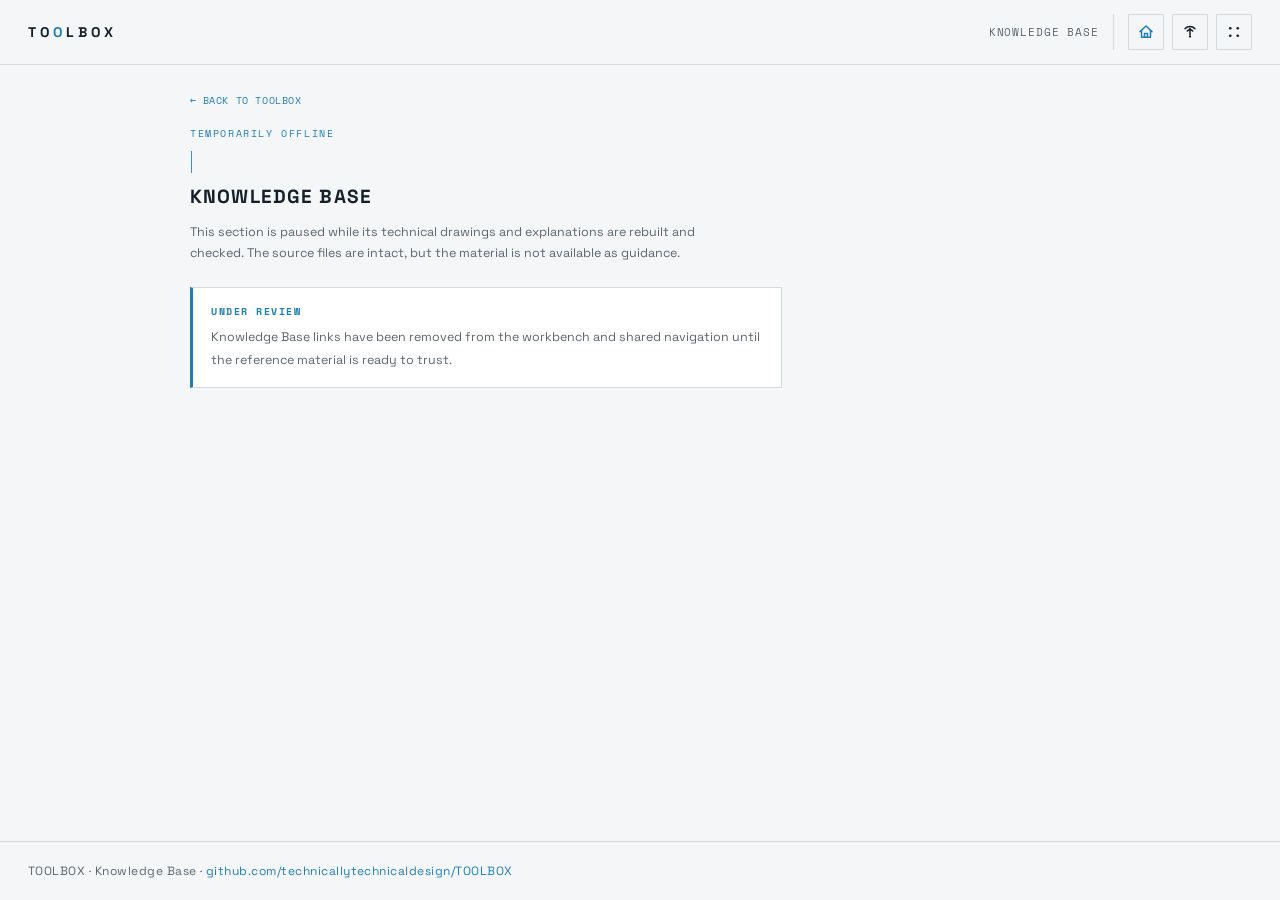
<file: kb/index.html>
<!DOCTYPE html>
<html lang="en">
<head>
<meta charset="UTF-8" />
<meta name="viewport" content="width=device-width, initial-scale=1" />
<meta name="robots" content="noindex, nofollow" />
<meta name="description" content="TOOLBOX Knowledge Base — plain-language reference pages for the symbols, conventions and vocabulary that show up on technical drawings." />
<title>Knowledge Base — TOOLBOX</title>
<link rel="icon" type="image/svg+xml" href="../assets/favicon.svg">
<link rel="preconnect" href="https://fonts.googleapis.com">
<link rel="preconnect" href="https://fonts.gstatic.com" crossorigin>
<link rel="stylesheet" href="https://fonts.googleapis.com/css2?family=Space+Grotesk:wght@400;500;700&family=Space+Mono:wght@400;700&display=swap" media="print" onload="this.media='all'">
<noscript><link rel="stylesheet" href="https://fonts.googleapis.com/css2?family=Space+Grotesk:wght@400;500;700&family=Space+Mono:wght@400;700&display=swap"></noscript>
<link rel="stylesheet" href="kb.css">
<script src="../assets/theme.js"></script>
<script src="../assets/reveal.js"></script>
</head>
<body data-kb-page="hub">

<header id="app-header">
  <a class="brand" href="../index.html" aria-label="TOOLBOX home">
    <span class="mark" aria-hidden="true">
      <svg viewBox="0 0 100 100" fill="none" stroke="currentColor" stroke-width="6" stroke-linejoin="round">
        <polygon points="50,10 85,30 85,70 50,90 15,70 15,30"/>
        <circle cx="50" cy="50" r="17"/>
      </svg>
    </span>
    <span class="wordmark">TO<b>O</b>LBOX</span>
  </a>
  <div class="meta">Knowledge Base</div>
</header>

<main>
  <div class="shell">
    <a class="up-link" href="../index.html"><span aria-hidden="true">&larr;</span> Back to Toolbox</a>

    <div class="page-head">
      <span class="kicker">Temporarily offline</span>
      <h1>Knowledge Base</h1>
      <p>This section is paused while its technical drawings and explanations are rebuilt and checked. The source files are intact, but the material is not available as guidance.</p>
    </div>

    <div class="callout">
      <span class="callout-title">Under review</span>
      Knowledge Base links have been removed from the workbench and shared navigation until the reference material is ready to trust.
    </div>
  </div>
</main>

<footer>
  TOOLBOX &middot; Knowledge Base &middot; <a href="https://github.com/technicallytechnicaldesign/TOOLBOX">github.com/technicallytechnicaldesign/TOOLBOX</a>
</footer>
<script src="../assets/menu.js?v=20260927-radio15"></script>
</body>
</html>
</file>
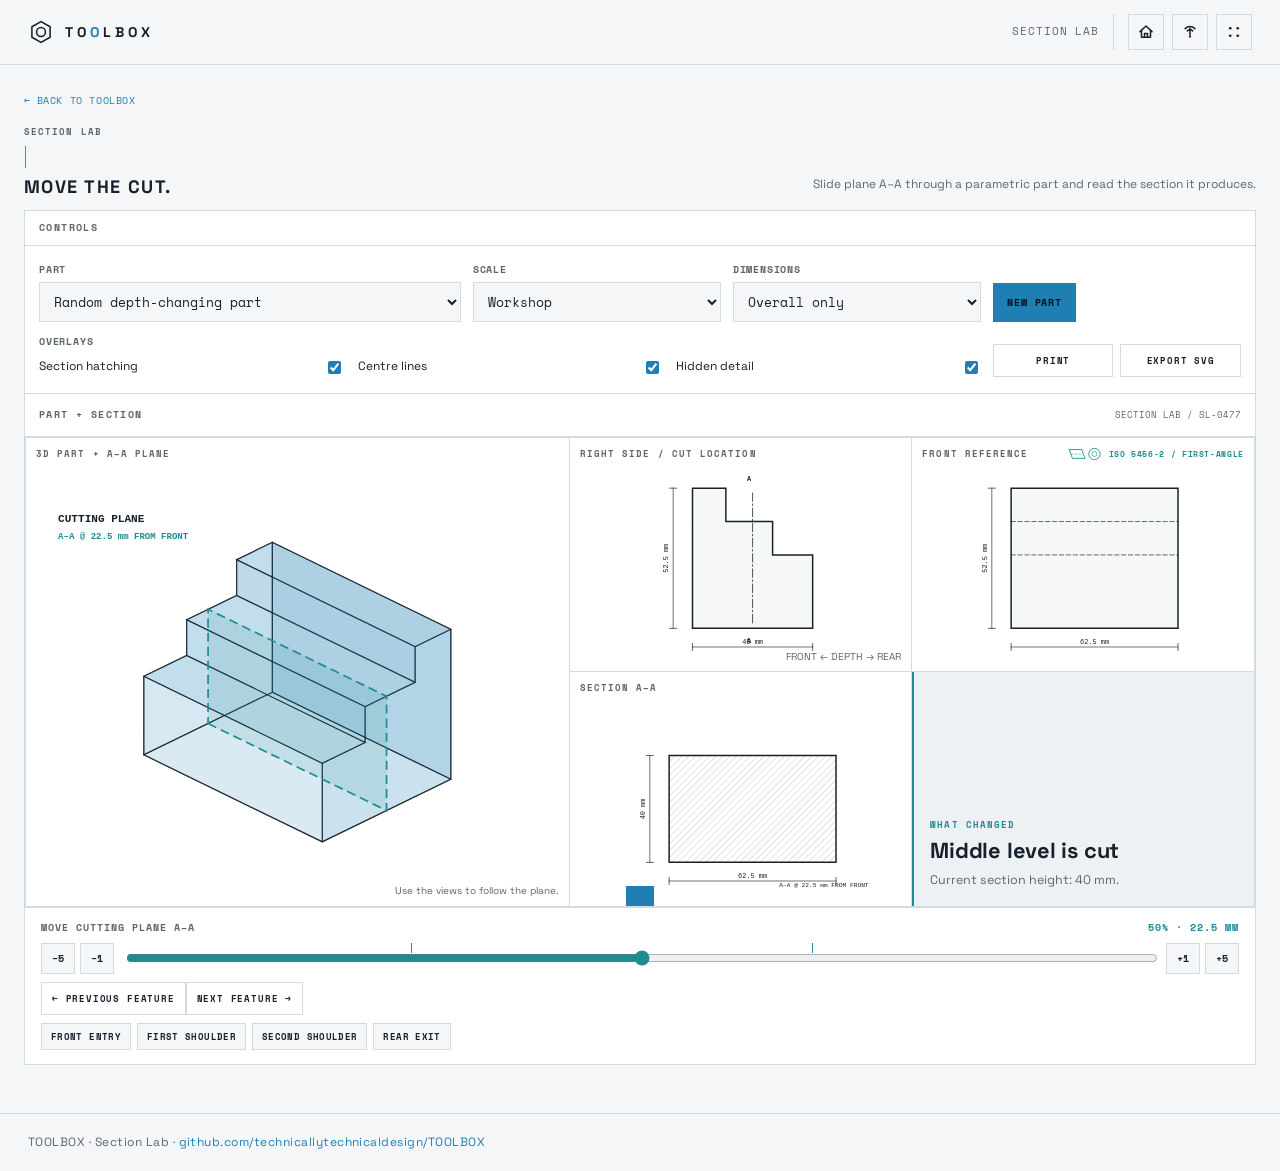
<file: section-lab/index.html>
<!DOCTYPE html>
<html lang="en">
<head>
<meta charset="UTF-8" />
<meta name="viewport" content="width=device-width, initial-scale=1, viewport-fit=cover" />
<meta name="description" content="Move a cutting plane through parametric parts and read the resulting section — a TOOLBOX tool." />
<title>Section Lab — TOOLBOX</title>
<link rel="icon" type="image/svg+xml" href="../assets/favicon.svg">
<link rel="preconnect" href="https://fonts.googleapis.com">
<link rel="preconnect" href="https://fonts.gstatic.com" crossorigin>
<link rel="stylesheet" href="https://fonts.googleapis.com/css2?family=Space+Grotesk:wght@400;500;700&family=Space+Mono:wght@400;700&display=swap" media="print" onload="this.media='all'">
<noscript><link rel="stylesheet" href="https://fonts.googleapis.com/css2?family=Space+Grotesk:wght@400;500;700&family=Space+Mono:wght@400;700&display=swap"></noscript>
<style>
  /* ===================================================================
     Section Lab — TOOLBOX skin.
     Layout structure preserved from the original Section Lab; every colour
     and typeface remapped onto the TOOLBOX token system so it reads as a
     native tool. The ported core.js/lab-controller.js drive the SVGs through
     three CSS variables only — --paper (hole/aperture knockout fill),
     --accent (iso solid facets) and --section-plane (the cut) — plus
     currentColor for every drawing line (set by `svg{color:var(--ink)}`).
     Dark  = CAD viewport (light lines on a near-black stage).
     Light = drafting paper (dark lines on white), via the shared theme.js.
     =================================================================== */
  :root {
    /* --- TOOLBOX surface + brand tokens (dark, default) --- */
    --bg: #0C141D;
    --panel-bg: #14202C;
    --panel-bg-raised: #182635;
    --line: #22303E;
    --text: #ECF2F6;
    --muted: #6E7E8C;
    --c-structural: #002F67;
    --c-fluid: #4FD1D9;
    --c-accent: #3AA6DE;

    /* --- Section Lab drawing contract, mapped to TOOLBOX --- */
    --ink: var(--text);            /* every drawing line (currentColor)   */
    --stage: #070C13;              /* the CAD viewport / drawing surface   */
    --paper: var(--stage);         /* hole + aperture knockout fill        */
    --paper-2: var(--stage);       /* view background (== paper: holes match) */
    --accent: var(--c-accent);     /* iso solid facets, primary UI accent  */
    --section-plane: var(--c-fluid); /* the cutting plane — the hero mark   */

    --font-display: "Space Grotesk", system-ui, -apple-system, "Segoe UI", sans-serif;
    --mono: "Space Mono", ui-monospace, Consolas, monospace;
  }
  :root[data-theme="light"] {
    --bg: #f4f6f8;
    --panel-bg: #ffffff;
    --panel-bg-raised: #eef1f4;
    --line: #d3dbe2;
    --text: #16202b;
    --muted: #5c666e;
    --c-fluid: #1f8b93;
    --c-accent: #1f7fb3;
    /* Light mode = drafting paper: dark lines on a white drawing surface. */
    --ink: var(--text);
    --stage: #ffffff;
    --paper: var(--stage);
    --paper-2: var(--stage);
    --accent: var(--c-accent);
    --section-plane: var(--c-fluid);
  }

  * { box-sizing: border-box; }
  html { scroll-behavior: smooth; overflow-x: clip; }
  body {
    margin: 0; min-width: 0;
    background: var(--bg); color: var(--text);
    font: 14px/1.45 var(--font-display);
    -webkit-font-smoothing: antialiased;
    min-height: 100vh; display: flex; flex-direction: column;
  }
  button, input, select { font: inherit; }
  button { color: inherit; }
  a { color: inherit; text-decoration: none; }
  svg { color: var(--ink); max-width: 100%; }
  :focus-visible { outline: 2px solid var(--c-accent); outline-offset: 2px; }
  @media (prefers-reduced-motion: reduce) { * { transition: none !important; } }
  .shell { width: min(100% - 48px, 1480px); margin-inline: auto; }
  .skip-link { position: fixed; left: 12px; top: -100px; z-index: 100; background: var(--c-accent); color: var(--bg); padding: 9px 12px; font: 700 11px var(--mono); }
  .skip-link:focus { top: 12px; }

  /* ---- TOOLBOX header (menu.js mounts the nav cluster into it) ---- */
  header {
    display: flex; align-items: center; flex-wrap: wrap; row-gap: 6px;
    padding: 14px 28px; border-bottom: 1px solid var(--line);
    position: sticky; top: 0; background: var(--bg); z-index: 20;
  }
  header .brand { display: flex; align-items: center; gap: 11px; margin-right: auto; color: var(--text); }
  header .brand .mark { width: 26px; height: 26px; flex: none; color: var(--c-accent); }
  header .brand .mark svg { display: block; width: 100%; height: 100%; }
  header .wordmark { font-family: var(--font-display); font-size: 14px; letter-spacing: 0.28em; font-weight: 700; flex: none; }
  header .wordmark b { color: var(--c-accent); font-weight: 700; }
  header .meta { font-family: var(--mono); font-size: 11px; color: var(--muted); letter-spacing: 0.08em; text-transform: uppercase; }
  @media (max-width: 600px) { header { padding: 12px 16px; } }

  main { flex: 1; padding: 24px 0 40px; }

  .up-link {
    font-family: var(--mono);
    display: inline-flex; align-items: center; gap: 6px;
    color: var(--c-accent); font-size: 10px; letter-spacing: 0.06em;
    text-transform: uppercase; margin-bottom: 16px;
  }
  .up-link:hover { text-decoration: underline; }

  .eyebrow, .signal, .field-label, .view-label {
    font: 700 9px var(--mono); letter-spacing: .12em; text-transform: uppercase; color: var(--muted);
  }
  h1, h2, h3, p { margin-top: 0; }

  .lab-topline { display: flex; justify-content: space-between; align-items: end; gap: 24px; margin-bottom: 14px; }
  .lab-topline .eyebrow { display: block; margin-bottom: 8px; }
  .lab-topline h1 {
    font-family: var(--font-display); font-weight: 700;
    font-size: 18px; letter-spacing: 0.08em; text-transform: uppercase;
    color: var(--text); margin: 0; line-height: 1;
  }
  .lab-topline p { margin: 0 0 2px; color: var(--muted); font-size: 12px; }

  .lab-layout { display: grid; grid-template-columns: minmax(220px, 262px) minmax(0, 1fr); gap: 1px; background: var(--line); border: 1px solid var(--line); align-items: stretch; min-width: 0; }

  .panel { background: var(--panel-bg); min-width: 0; }
  .panel-head { min-height: 43px; padding: 11px 14px; border-bottom: 1px solid var(--line); display: flex; align-items: center; justify-content: space-between; gap: 12px; }
  .panel-head b { font: 700 10px var(--mono); letter-spacing: .14em; text-transform: uppercase; color: var(--muted); }
  .mono { font-family: var(--mono); }
  .muted { color: var(--muted); font-size: 9px; }
  .panel-body { padding: 16px 14px; }
  .control, .overlay-block, .utility-actions { min-width: 0; }
  .control { margin-bottom: 14px; }
  .control:last-child { margin-bottom: 0; }
  .control label:not(.toggle-row), .field-label {
    display: block; margin-bottom: 5px; font: 700 10px var(--mono);
    letter-spacing: .08em; text-transform: uppercase; color: var(--muted);
  }
  select {
    width: 100%; min-height: 38px; border: 1px solid var(--line); border-radius: 0;
    background: var(--bg); padding: 8px 10px; color: var(--text);
    font-family: var(--mono); font-size: 13px;
  }
  select:focus { border-color: var(--c-accent); outline: none; }

  /* buttons — TOOLBOX transparent-bordered idiom */
  .btn {
    appearance: none; border: 1px solid var(--line); border-radius: 0; background: transparent;
    color: var(--text); cursor: pointer; display: inline-flex; align-items: center; justify-content: center;
    min-height: 39px; padding: 9px 13px; font: 700 10px var(--mono);
    letter-spacing: .09em; text-transform: uppercase;
    transition: background .15s, border-color .15s, color .15s, transform .12s;
  }
  .btn:hover, .btn:focus-visible { border-color: var(--c-accent); background: var(--panel-bg-raised); }
  .btn:active { transform: translateY(1px); }
  .btn.primary { background: var(--c-accent); border-color: var(--c-accent); color: #05131f; }
  .btn.primary:hover, .btn.primary:focus-visible { background: var(--c-fluid); border-color: var(--c-fluid); }
  .btn.small { min-height: 33px; padding: 7px 10px; font-size: 9px; }
  .actions.control { margin-top: 4px; }

  .overlay-block { border-top: 1px solid var(--line); padding-top: 14px; margin-top: 4px; }
  .overlay-block .field-label { margin-bottom: 9px; }
  .overlay-grid { display: grid; gap: 8px; }
  .toggle-row { display: flex; align-items: center; justify-content: space-between; gap: 10px; color: var(--text); font-size: 12px; cursor: pointer; }
  .toggle-row input { accent-color: var(--c-accent); }
  .utility-actions { border-top: 1px solid var(--line); padding-top: 14px; margin-top: 4px; display: flex; gap: 7px; }
  .utility-actions .btn { flex: 1; }

  .center-panel, .workspace { min-width: 0; }
  .workspace {
    display: grid;
    grid-template-columns: minmax(0, 1.08fr) minmax(0, .92fr);
    grid-template-areas: "iso iso" "side front" "section change";
    grid-template-rows: minmax(265px, 1fr) minmax(250px, 1fr) minmax(210px, auto);
    gap: 1px; padding: 1px; background: var(--line);
  }
  .view {
    position: relative; min-width: 0; overflow: hidden;
    background: var(--stage); padding: 28px 12px 12px;
  }
  .view-label { position: absolute; left: 12px; top: 10px; }
  .view svg { width: 100%; height: 100%; min-width: 0; min-height: 0; display: block; }
  .iso-view { grid-area: iso; }
  .side-view { grid-area: side; }
  .front-view { grid-area: front; }
  .section-view { grid-area: section; }
  .change-view { grid-area: change; }
  .iso-view svg { min-height: 0; }
  .view-note { position: absolute; right: 12px; bottom: 10px; max-width: 190px; text-align: right; font-size: 10px; line-height: 1.25; color: var(--muted); }
  .projection-note { position: absolute; right: 10px; top: 7px; display: inline-flex; align-items: center; gap: 7px; color: var(--c-fluid); font: 700 8px var(--mono); letter-spacing: .08em; text-transform: uppercase; }
  .projection-note svg { width: 34px; height: 18px; color: currentColor; }
  .what-changed {
    display: flex; flex-direction: column; justify-content: flex-end;
    padding: 28px 18px 18px; background: var(--panel-bg-raised);
    border-left: 2px solid var(--c-fluid);
  }
  .what-changed .signal { color: var(--c-fluid); }
  .what-changed h2 { margin: 8px 0 8px; font-family: var(--font-display); font-weight: 700; font-size: clamp(17px, 1.7vw, 22px); letter-spacing: -0.01em; line-height: 1.1; max-width: 16ch; overflow-wrap: anywhere; }
  .what-changed p { margin: 0; color: var(--muted); font-size: 12.5px; line-height: 1.5; max-width: 44ch; overflow-wrap: anywhere; }
  .hidden-back { display: none; }
  .mobile-view-switch { display: none; }

  .slider-zone { border-top: 1px solid var(--line); padding: 16px 16px 14px; background: var(--panel-bg); }
  .slider-header { display: flex; justify-content: space-between; align-items: center; gap: 10px; margin-bottom: 12px; font: 700 10px var(--mono); letter-spacing: .1em; text-transform: uppercase; color: var(--muted); }
  .slider-header output { color: var(--c-fluid); }
  .slider-control-row { display: grid; grid-template-columns: auto minmax(160px, 1fr) auto; gap: 10px; align-items: center; }
  .step-cluster { display: flex; gap: 5px; }
  .step-cluster button { appearance: none; min-width: 34px; min-height: 31px; border: 1px solid var(--line); background: var(--bg); color: var(--text); cursor: pointer; font: 700 10px var(--mono); transition: border-color .15s, background .15s; }
  .step-cluster button:hover { border-color: var(--c-accent); background: var(--panel-bg-raised); }
  .slider-wrap { position: relative; padding-top: 3px; }
  input[type=range] { width: 100%; accent-color: var(--c-fluid); cursor: ew-resize; }
  .event-track { position: absolute; left: 0; right: 0; top: -2px; height: 18px; pointer-events: none; }
  .event-tick { position: absolute; top: 0; width: 1px; height: 10px; background: var(--c-fluid); }
  .control-note { margin: 10px 0 0; color: var(--muted); font-size: 11px; line-height: 1.4; }
  .slider-actions { margin-top: 12px; }
  .timeline { display: flex; gap: 6px; flex-wrap: wrap; overflow: visible; margin-top: 12px; padding-bottom: 2px; }
  .timeline button { appearance: none; flex: 0 0 auto; border: 1px solid var(--line); background: var(--bg); color: var(--text); padding: 6px 9px; cursor: pointer; font: 700 9px var(--mono); letter-spacing: .04em; text-transform: uppercase; transition: border-color .15s, background .15s, color .15s; }
  .timeline button:hover { border-color: var(--c-accent); }
  .timeline button.current { border-color: var(--c-fluid); color: var(--c-fluid); background: var(--panel-bg-raised); }
  .compat { display: none; }
  .toast { position: fixed; left: 50%; bottom: 20px; z-index: 40; transform: translate(-50%, 130%); background: var(--c-accent); color: #05131f; padding: 10px 14px; transition: transform .18s; font: 700 10px var(--mono); letter-spacing: .06em; text-transform: uppercase; }
  .toast.show { transform: translate(-50%, 0); }

  footer { padding: 20px 28px; border-top: 1px solid var(--line); color: var(--muted); font-size: 12px; letter-spacing: 0.04em; margin-top: 8px; }
  footer a { color: var(--c-accent); }
  footer a:hover { text-decoration: underline; }

  /* ---- responsive (structure preserved from the original lab) ---- */
  @media (min-width: 901px) {
    .workspace {
      grid-template-columns: minmax(0, 1.35fr) minmax(0, .85fr) minmax(0, .85fr);
      grid-template-areas: "iso side front" "iso section change";
      grid-template-rows: repeat(2, minmax(0, 1fr));
      height: clamp(390px, calc(100svh - 300px), 640px);
    }
    .view { min-height: 0; padding: 26px 10px 10px; }
    .view-label { left: 10px; top: 9px; }
    .view-note { right: 10px; bottom: 8px; }
    .what-changed { padding: 24px 16px 16px; }
    .slider-zone { padding: 12px 16px 12px; }
    .slider-header { margin-bottom: 8px; }
    .slider-zone .control-note { position: absolute; width: 1px; height: 1px; padding: 0; margin: -1px; overflow: hidden; clip: rect(0,0,0,0); white-space: nowrap; border: 0; }
    .slider-actions { margin-top: 8px; }
    .timeline { margin-top: 8px; }
  }
  @media (max-width: 1280px) {
    .lab-layout { grid-template-columns: 1fr; }
    .left-panel .panel-body { display: grid; grid-template-columns: minmax(170px, 1.7fr) repeat(3, minmax(0, 1fr)); gap: 12px; align-items: end; }
    .left-panel .control { margin: 0; }
    .left-panel .actions:not(.utility-actions) { align-self: end; }
    .left-panel .overlay-block { grid-column: 1 / span 3; border-top: 0; padding-top: 0; margin-top: 0; }
    .overlay-grid { grid-template-columns: repeat(3, minmax(0, 1fr)); gap: 8px 14px; }
    .utility-actions { grid-column: 4; border-top: 0; padding-top: 0; margin-top: 0; align-items: center; }
    .left-panel .panel-head { min-height: 35px; padding-block: 8px; }
    .workspace { height: clamp(360px, calc(100svh - 430px), 520px); }
  }
  @media (max-width: 900px) {
    .left-panel .panel-body { grid-template-columns: repeat(2, minmax(0, 1fr)); gap: 12px; }
    .left-panel .overlay-block, .left-panel .utility-actions { grid-column: 1 / -1; }
    .left-panel .actions:not(.utility-actions) { grid-column: auto; }
    .left-panel .overlay-block { border-top: 1px solid var(--line); padding-top: 14px; }
    .utility-actions { border-top: 1px solid var(--line); padding-top: 14px; }
    .workspace { grid-template-columns: minmax(0, 1.08fr) minmax(0, .92fr); grid-template-areas: "iso iso" "side front" "section change"; grid-template-rows: minmax(265px, 1fr) minmax(250px, 1fr) minmax(210px, auto); height: auto; }
  }
  @media (max-width: 640px) {
    .shell { width: min(100% - 24px, 1480px); }
    .lab-topline { align-items: flex-start; flex-direction: column; gap: 6px; }
    .lab-topline p { margin: 0; }
    .left-panel .panel-body { grid-template-columns: 1fr; }
    .overlay-grid { grid-template-columns: 1fr; }
    .workspace { grid-template-columns: 1fr; grid-template-areas: "iso" "section" "side" "change"; grid-template-rows: auto; }
    .view { min-height: 245px; padding: 28px 9px 9px; }
    .view svg { min-height: 220px; }
    .iso-view svg { min-height: 310px; }
    .secondary-view { display: none; }
    .secondary-view.mobile-active { display: block; }
    .what-changed { min-height: 190px; padding: 25px 14px 14px; }
    .mobile-view-switch { display: flex; gap: 6px; padding: 8px 1px 0; background: transparent; }
    .mobile-view-switch button { flex: 1; appearance: none; border: 1px solid var(--line); background: var(--bg); color: var(--text); min-height: 33px; padding: 7px; cursor: pointer; font: 700 9px var(--mono); letter-spacing: .05em; text-transform: uppercase; }
    .mobile-view-switch button.active { border-color: var(--c-accent); background: var(--c-accent); color: #05131f; }
    .slider-control-row { grid-template-columns: 1fr; }
    .step-cluster { justify-content: stretch; }
    .step-cluster button { flex: 1; }
    .slider-wrap { order: -1; }
    .slider-actions .btn { flex: 1; }
    .timeline { flex-wrap: nowrap; overflow-x: auto; }
  }
  @media print {
    header, .left-panel, .lab-topline, .up-link, .slider-zone, .mobile-view-switch, .toast, footer { display: none !important; }
    body { background: white; color: black; }
    main { padding: 0; }
    .shell { width: 100%; }
    .lab-layout { display: block; border: 0; }
    .panel, .view { border: 1px solid #333; }
    .workspace { grid-template-columns: 1fr 1fr; grid-template-areas: "side front" "section change" "iso iso"; grid-template-rows: auto; gap: 5px; padding: 0; background: none; }
    .view { background: #fff; }
    .secondary-view { display: block !important; }
  }
</style>
<script src="../assets/theme.js"></script>
<script src="../assets/reveal.js"></script>
</head>
<body>
<a class="skip-link" href="#main">Skip to lab</a>

<header>
  <a class="brand" href="../index.html" aria-label="TOOLBOX home">
    <span class="mark" aria-hidden="true">
      <svg viewBox="0 0 100 100" fill="none" stroke="currentColor" stroke-width="6" stroke-linejoin="round">
        <polygon points="50,10 85,30 85,70 50,90 15,70 15,30"/>
        <circle cx="50" cy="50" r="17"/>
      </svg>
    </span>
    <span class="wordmark">TO<b>O</b>LBOX</span>
  </a>
  <div class="meta">Section Lab</div>
</header>

<main id="main"><div class="shell">
  <a class="up-link" href="../index.html"><span aria-hidden="true">&larr;</span> Back to Toolbox</a>

  <section class="lab-topline">
    <div><span class="eyebrow">Section Lab</span><h1>Move the cut.</h1></div>
    <p>Slide plane A&ndash;A through a parametric part and read the section it produces.</p>
  </section>

  <div class="lab-layout">
    <aside class="panel left-panel" aria-label="Lab controls">
      <div class="panel-head"><b>Controls</b></div>
      <div class="panel-body">
        <div class="control"><label for="family">Part</label><select id="family"><option value="random" selected>Random depth-changing part</option><optgroup label="Depth-changing sections"><option value="pocket">Deep-pocket mounting block</option><option value="ribbed">Tapered-rib support</option><option value="clevis">Twin-lug clevis base</option><option value="pedestal">Bridge bearing pedestal</option><option value="counterbore">Rounded counterbore block</option><option value="wedge">Sloped wedge mount</option><option value="countersink">Countersunk wedge mount</option><option value="bearing">Stepped bearing block</option><option value="blind">Blind-bore machine block</option><option value="vertical">Vertical-hole mounting block</option><option value="crossdrill">Cross-drilled manifold block</option><option value="pipeflange">Front-flanged pipe</option><option value="stepped">Three-level stepped block</option></optgroup><optgroup label="Constant-section references"><option value="pipe">Straight hollow pipe</option><option value="ibeam">I-section beam</option></optgroup></select></div>
        <div class="control"><label for="difficulty">Scale</label><select id="difficulty"><option value="easy">Compact</option><option selected value="medium">Workshop</option><option value="hard">Extended</option></select></div>
        <div class="control"><label for="dimMode">Dimensions</label><select id="dimMode"><option value="full">Feature + overall</option><option selected value="overall">Overall only</option><option value="none">None</option></select></div>
        <div class="control actions"><button id="generateBtn" type="button" class="btn primary">New part</button></div>

        <div class="overlay-block control"><div class="field-label">Overlays</div><div class="overlay-grid">
          <label class="toggle-row"><span>Section hatching</span><input id="showHatch" type="checkbox" checked></label>
          <label class="toggle-row"><span>Centre lines</span><input id="showCenters" type="checkbox" checked></label>
          <label class="toggle-row"><span>Hidden detail</span><input id="showHidden" type="checkbox" checked></label>
        </div></div>

        <div class="control actions utility-actions"><button id="printBtn" type="button" class="btn small">Print</button><button id="downloadBtn" type="button" class="btn small">Export SVG</button></div>
      </div>
    </aside>

    <section class="panel center-panel" aria-label="Live geometry workspace">
      <div class="panel-head"><b>Part + section</b><span class="mono muted" id="drawingTitle">SECTION LAB</span></div>
      <div class="workspace">
        <div class="view large iso-view"><span class="view-label">3D PART + A&ndash;A PLANE</span><svg id="isoView" viewBox="0 0 520 370" role="img" aria-label="Isometric component with moving cutting plane"></svg><span class="view-note">Use the views to follow the plane.</span></div>
        <div class="view large section-view"><span class="view-label">SECTION A&ndash;A</span><svg id="sectionView" viewBox="0 0 420 286" role="img" aria-label="Generated section view"></svg></div>
        <div class="view secondary-view side-view mobile-active" data-mobile-view="side"><span class="view-label">RIGHT SIDE / CUT LOCATION</span><svg id="sideView" viewBox="0 0 420 286" role="img" aria-label="Right side view with cutting-plane location"></svg><span class="view-note">FRONT &larr; DEPTH &rarr; REAR</span></div>
        <div class="view secondary-view front-view" data-mobile-view="front"><span class="view-label">FRONT REFERENCE</span><span class="projection-note" aria-label="ISO 5456-2 first-angle projection"><svg viewBox="0 0 54 24" aria-hidden="true"><path d="M2 5h20l5 14H7z" fill="none" stroke="currentColor" stroke-width="1.4"/><line x1="5" y1="12" x2="24" y2="12" stroke="currentColor" stroke-width=".8" stroke-dasharray="4 2"/><circle cx="42" cy="12" r="9" fill="none" stroke="currentColor" stroke-width="1.4"/><circle cx="42" cy="12" r="4" fill="none" stroke="currentColor" stroke-width="1"/></svg>ISO 5456-2 / FIRST-ANGLE</span><svg id="frontView" viewBox="0 0 420 286" role="img" aria-label="Front orthographic reference"></svg></div>
        <section class="view what-changed change-view" aria-live="polite"><span class="signal">WHAT CHANGED</span><h2 id="liveChangeTitle">-</h2><p id="liveChangeCopy">-</p></section>
        <div class="hidden-back" aria-hidden="true"><svg id="backView" viewBox="0 0 420 286"></svg></div>
      </div>
      <div class="mobile-view-switch" aria-label="Choose auxiliary view"><button type="button" class="active" data-view="side">Right view + plane</button><button type="button" data-view="front">Front reference</button></div>

      <div class="slider-zone">
        <div class="slider-header"><label for="sectionDepth">Move cutting plane A&ndash;A</label><output id="sectionDepthMirror">50%</output></div>
        <div class="slider-control-row">
          <div class="step-cluster"><button type="button" data-step="-5" aria-label="Move plane five percent toward front">&minus;5</button><button type="button" data-step="-1" aria-label="Move plane one percent toward front">&minus;1</button></div>
          <div class="slider-wrap"><div id="eventTrack" class="event-track" aria-hidden="true"></div><input id="sectionDepth" type="range" min="5" max="95" value="50" aria-describedby="sliderHelp"></div>
          <div class="step-cluster"><button type="button" data-step="1" aria-label="Move plane one percent toward rear">+1</button><button type="button" data-step="5" aria-label="Move plane five percent toward rear">+5</button></div>
        </div>
        <p id="sliderHelp" class="control-note">Drag, use the arrow keys, step controls, or feature jumps.</p>
        <div class="actions-row slider-actions"><button id="previousEvent" class="btn icon small" type="button">&larr; Previous feature</button><button id="nextEvent" class="btn icon small" type="button">Next feature &rarr;</button></div>
        <div id="timeline" class="timeline" aria-label="Feature positions"></div>
      </div>
    </section>
  </div>

  <div class="compat" aria-hidden="true"><span id="tbDrawing">SL-0000</span></div>
</div></main>

<footer>
  TOOLBOX &middot; Section Lab &middot; <a href="https://github.com/technicallytechnicaldesign/TOOLBOX">github.com/technicallytechnicaldesign/TOOLBOX</a>
</footer>

<div id="toast" class="toast" role="status"></div>
<script src="core.js?v=20260917-iso-parts"></script>
<script src="lab-controller.js?v=20260917-iso-parts"></script>
<script src="../assets/menu.js?v=20260927-radio15"></script>
</body>
</html>
</file>
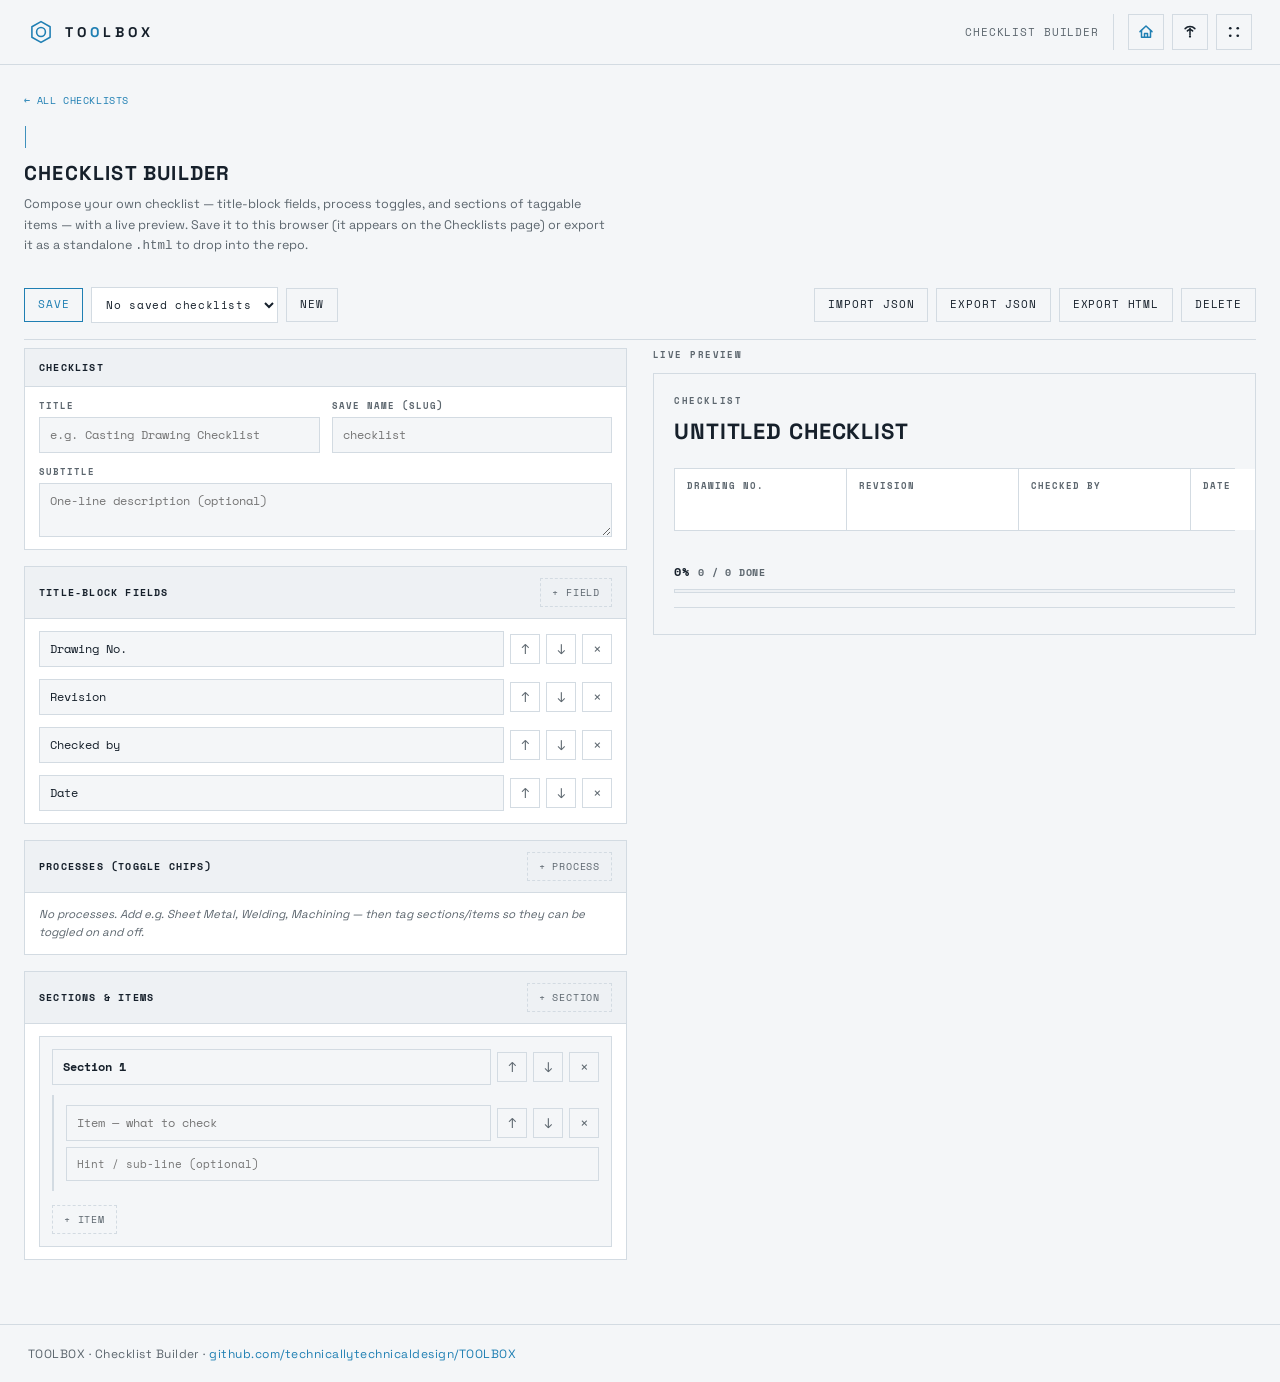
<file: checklists/builder.html>
<!DOCTYPE html>
<html lang="en">
<head>
<meta charset="UTF-8" />
<meta name="viewport" content="width=device-width, initial-scale=1, viewport-fit=cover" />
<meta name="description" content="Build your own technical-drawing checklist — a TOOLBOX tool. Compose sections, items and process toggles with a live preview, then save or export." />
<title>Checklist Builder — TOOLBOX</title>
<link rel="icon" type="image/svg+xml" href="../assets/favicon.svg">
<link rel="preconnect" href="https://fonts.googleapis.com">
<link rel="preconnect" href="https://fonts.gstatic.com" crossorigin>
<link rel="stylesheet" href="https://fonts.googleapis.com/css2?family=Space+Grotesk:wght@400;500;700&family=Space+Mono:wght@400;700&display=swap" media="print" onload="this.media='all'">
<noscript><link rel="stylesheet" href="https://fonts.googleapis.com/css2?family=Space+Grotesk:wght@400;500;700&family=Space+Mono:wght@400;700&display=swap"></noscript>
<link rel="stylesheet" href="checklist.css">
<style>
  /* builder is wider than a single sheet */
  .b-page { width: min(100% - 48px, 1320px); margin-inline: auto; }
  .b-headline { margin-bottom: 18px; }
  .b-headline h1 { font-family: var(--font-display); font-weight: 700; font-size: 20px; letter-spacing: 0.06em; text-transform: uppercase; margin: 0 0 6px; }
  .b-headline p { color: var(--muted); font-size: 12.5px; margin: 0; max-width: 74ch; line-height: 1.65; }

  /* toolbar */
  .b-toolbar { display: flex; flex-wrap: wrap; gap: 8px; align-items: center; padding: 12px 0 16px; margin-bottom: 8px; border-bottom: 1px solid var(--line); }
  .b-tool { font-family: var(--mono); font-size: 10.5px; letter-spacing: .08em; text-transform: uppercase; padding: 8px 13px; border: 1px solid var(--line); background: transparent; color: var(--text); cursor: pointer; transition: all .12s ease; }
  .b-tool:hover { border-color: var(--c-accent); color: var(--c-accent); }
  .b-tool.is-primary { border-color: var(--c-accent); color: var(--c-accent); }
  .b-tool.is-primary:hover { background: var(--c-accent); color: var(--bg); }
  .b-tool.is-danger:hover { border-color: var(--st-issue); color: var(--st-issue); }
  .b-toolbar select { font-family: var(--mono); font-size: 10.5px; letter-spacing: .06em; padding: 8px 10px; border: 1px solid var(--line); background: var(--panel-bg); color: var(--text); cursor: pointer; }
  .b-tb-spacer { flex: 1; }

  /* two-pane */
  .b-wrap { display: grid; grid-template-columns: minmax(0, 1fr) minmax(0, 1fr); gap: 26px; align-items: start; }
  @media (max-width: 920px) { .b-wrap { grid-template-columns: 1fr; } }
  .b-preview-pane { position: sticky; top: 78px; }
  @media (max-width: 920px) { .b-preview-pane { position: static; } }
  .b-pane-label { font: 700 9px var(--mono); letter-spacing: .16em; text-transform: uppercase; color: var(--muted); display: block; margin-bottom: 12px; }
  .b-preview-frame { border: 1px solid var(--line); background: var(--bg); padding: 20px; max-height: calc(100vh - 120px); overflow: auto; }
  /* the preview meter shouldn't stick relative to the viewport inside the frame */
  .b-preview-frame .cl-meter { position: static; top: auto; }

  /* editor cards */
  .b-card { border: 1px solid var(--line); background: var(--panel-bg); margin-bottom: 16px; }
  .b-card-head { display: flex; align-items: center; gap: 10px; padding: 11px 14px; border-bottom: 1px solid var(--line); background: var(--panel-bg-raised); }
  .b-card-title { font: 700 10px var(--mono); letter-spacing: .12em; text-transform: uppercase; color: var(--text); margin-right: auto; }
  .b-card > .b-row, .b-card > .b-labelled, .b-card > .b-grid2, .b-card > .b-empty, .b-card > .b-section, .b-card > .b-add { margin: 12px 14px; }

  .b-grid2 { display: grid; grid-template-columns: 1fr 1fr; gap: 12px; }
  @media (max-width: 520px) { .b-grid2 { grid-template-columns: 1fr; } }
  .b-labelled { display: flex; flex-direction: column; gap: 5px; }
  .b-label { font: 700 8.5px var(--mono); letter-spacing: .12em; text-transform: uppercase; color: var(--muted); }

  .b-input { background: var(--bg); border: 1px solid var(--line); color: var(--text); font-family: var(--mono); font-size: 12px; padding: 8px 10px; width: 100%; }
  .b-input:focus { outline: none; border-color: var(--c-accent); }
  .b-textarea { resize: vertical; line-height: 1.5; }

  .b-row { display: flex; gap: 6px; align-items: center; }
  .b-row .b-input { flex: 1; }
  .b-icon { flex: none; width: 30px; height: 30px; border: 1px solid var(--line); background: transparent; color: var(--muted); cursor: pointer; font-size: 14px; line-height: 1; display: flex; align-items: center; justify-content: center; transition: all .12s ease; }
  .b-icon:hover { border-color: var(--c-accent); color: var(--c-accent); }
  .b-icon.is-danger:hover { border-color: var(--st-issue); color: var(--st-issue); }
  .b-empty { color: var(--muted); font-size: 11.5px; line-height: 1.6; font-style: italic; }

  .b-add { font-family: var(--mono); font-size: 10px; letter-spacing: .08em; text-transform: uppercase; padding: 6px 11px; border: 1px dashed var(--line); background: transparent; color: var(--muted); cursor: pointer; transition: all .12s ease; }
  .b-add:hover { border-color: var(--c-accent); color: var(--c-accent); border-style: solid; }

  .b-section { border: 1px solid var(--line); background: var(--bg); padding: 12px; }
  .b-section-top .b-section-name { font-weight: 700; }
  .b-item { border-left: 2px solid var(--line); padding: 10px 0 10px 12px; margin: 10px 0; }
  .b-item .b-hint-input { margin-top: 6px; font-size: 11px; }
  .b-add-item { margin-top: 4px; }

  .b-tags { display: flex; flex-wrap: wrap; align-items: center; gap: 6px; margin: 8px 0 2px; }
  .b-tags-label { font: 700 8px var(--mono); letter-spacing: .1em; text-transform: uppercase; color: var(--muted); margin-right: 2px; }
  .b-tag { font: 700 9px var(--mono); letter-spacing: .06em; text-transform: uppercase; padding: 4px 9px; border: 1px solid var(--line); background: transparent; color: var(--muted); cursor: pointer; transition: all .12s ease; }
  .b-tag:hover { border-color: var(--c-accent); }
  .b-tag.is-on { border-color: var(--c-accent); color: var(--c-accent); background: var(--panel-bg-raised); }
  .b-inherit-note { font: 400 9px var(--mono); color: var(--muted); font-style: italic; }
</style>
<script>window.CHECKLIST_SUPPRESS_AUTO = true;</script>
<script src="../assets/theme.js"></script>
<script src="../assets/reveal.js"></script>
</head>
<body>

<header>
  <a class="brand" href="../index.html" aria-label="TOOLBOX home">
    <span class="mark" aria-hidden="true">
      <svg viewBox="0 0 100 100" fill="none" stroke="currentColor" stroke-width="6" stroke-linejoin="round">
        <polygon points="50,10 85,30 85,70 50,90 15,70 15,30"/>
        <circle cx="50" cy="50" r="17"/>
      </svg>
    </span>
    <span class="wordmark">TO<b>O</b>LBOX</span>
  </a>
  <div class="meta">Checklist Builder</div>
</header>

<main>
  <div class="b-page">
    <a class="up-link" href="index.html"><span aria-hidden="true">&larr;</span> All checklists</a>

    <div class="b-headline">
      <h1>Checklist Builder</h1>
      <p>Compose your own checklist — title-block fields, process toggles, and sections of taggable items — with a live preview. Save it to this browser (it appears on the Checklists page) or export it as a standalone <code>.html</code> to drop into the repo.</p>
    </div>

    <div class="b-toolbar">
      <button id="b-save" class="b-tool is-primary" type="button">Save</button>
      <select id="b-open" aria-label="Open a saved checklist"></select>
      <button id="b-new" class="b-tool" type="button">New</button>
      <span class="b-tb-spacer"></span>
      <button id="b-import" class="b-tool" type="button">Import JSON</button>
      <button id="b-export-json" class="b-tool" type="button">Export JSON</button>
      <button id="b-export-html" class="b-tool" type="button">Export HTML</button>
      <button id="b-delete" class="b-tool is-danger" type="button">Delete</button>
      <input id="b-import-file" type="file" accept="application/json,.json" hidden />
    </div>

    <div class="b-wrap">
      <div id="builder-editor" class="b-editor"><!-- builder.js renders the form here --></div>
      <div class="b-preview-pane">
        <span class="b-pane-label">Live preview</span>
        <div class="b-preview-frame">
          <div id="checklist-root"><!-- the engine renders the preview here --></div>
        </div>
      </div>
    </div>
  </div>
</main>

<footer>
  TOOLBOX &middot; Checklist Builder &middot; <a href="https://github.com/technicallytechnicaldesign/TOOLBOX">github.com/technicallytechnicaldesign/TOOLBOX</a>
</footer>

<script src="checklist.js"></script>
<script src="builder.js"></script>
<script src="../assets/menu.js?v=20260927-radio15"></script>
</body>
</html>
</file>
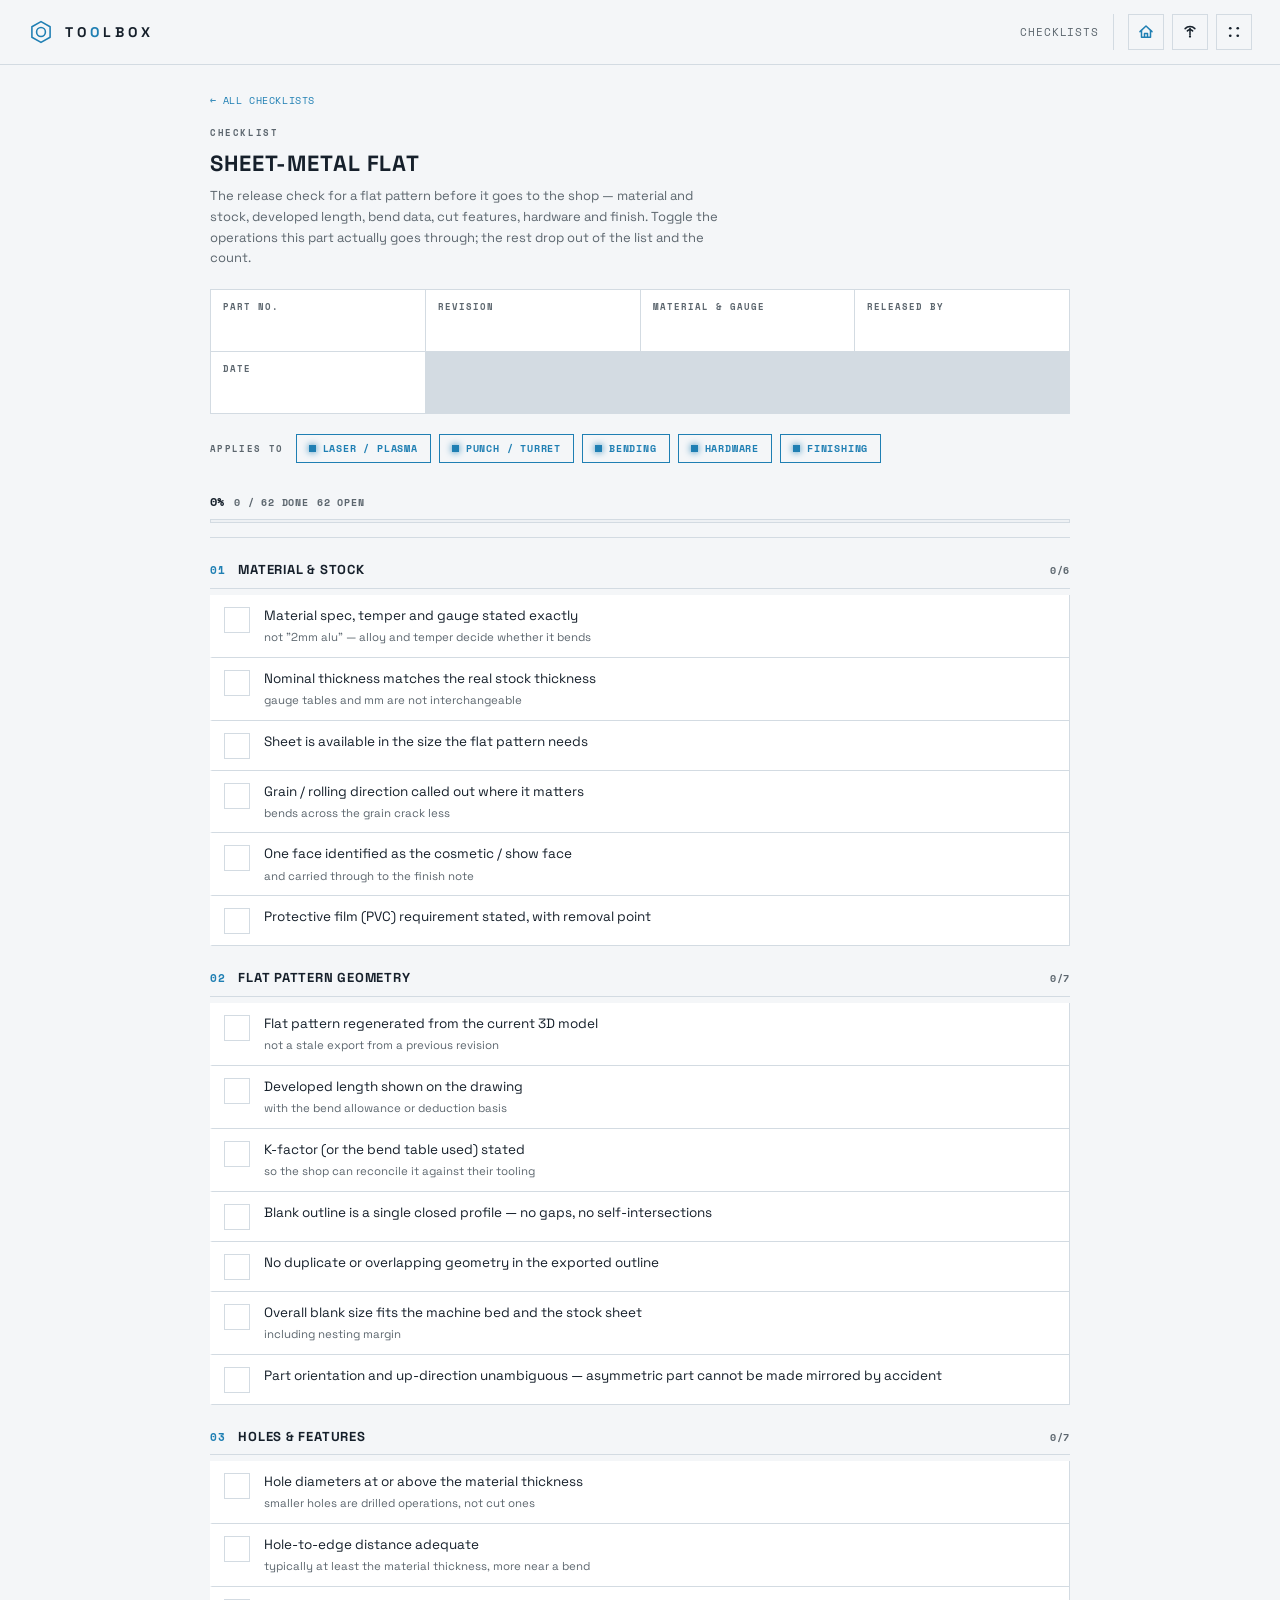
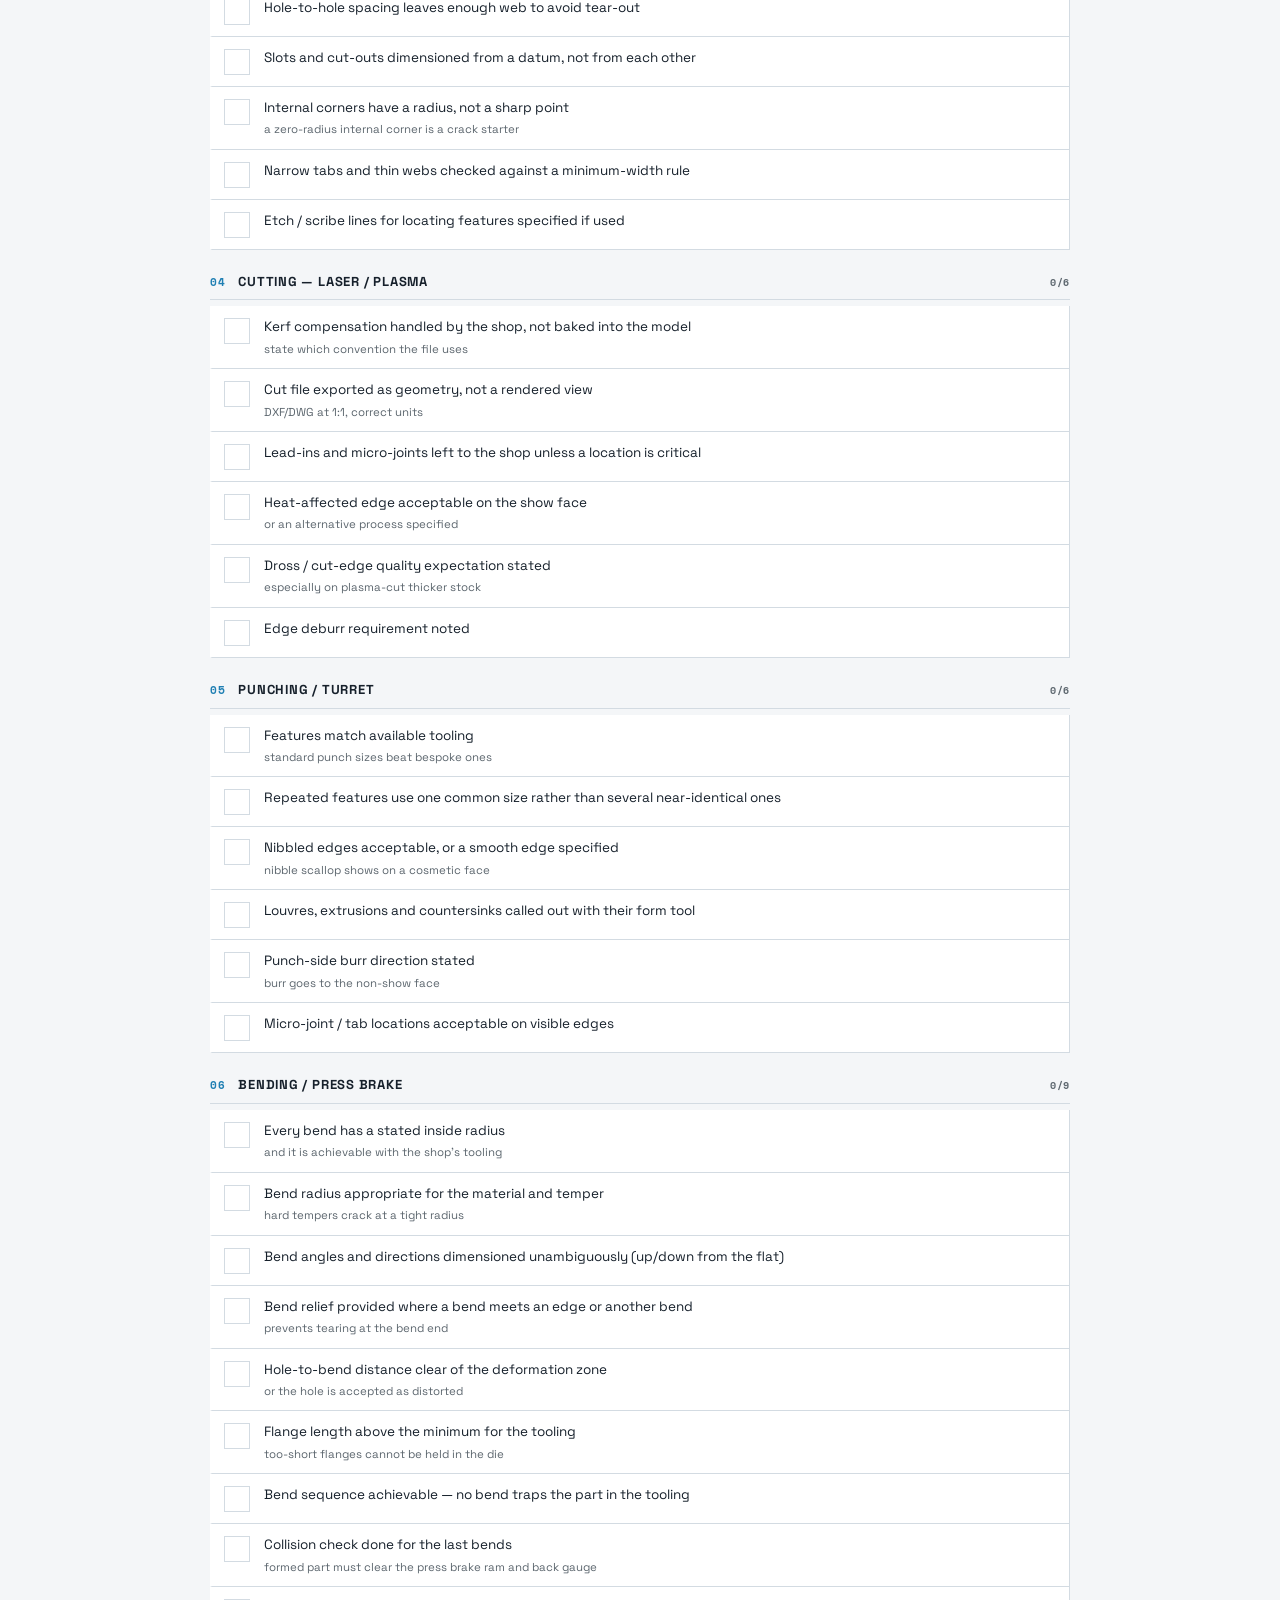
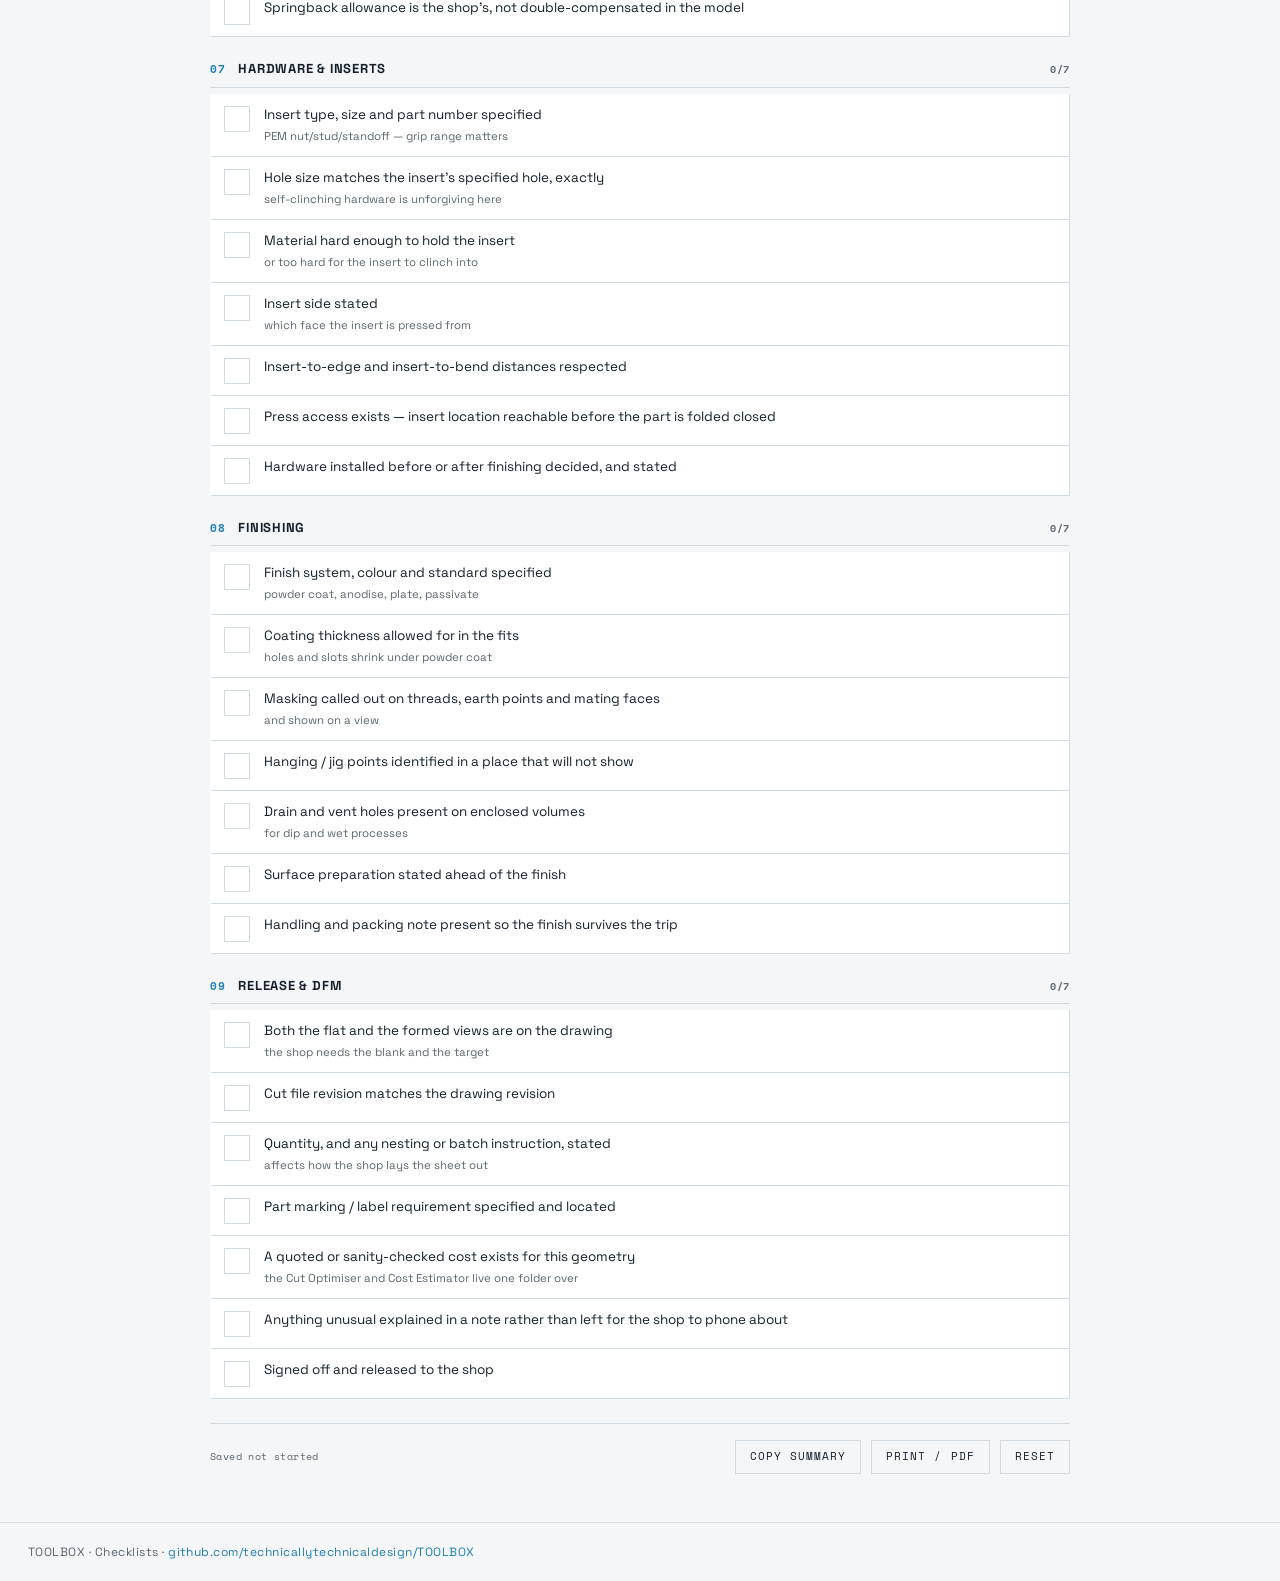
<file: checklists/sheet-metal-flat.html>
<!DOCTYPE html>
<html lang="en">
<head>
<meta charset="UTF-8" />
<meta name="viewport" content="width=device-width, initial-scale=1, viewport-fit=cover" />
<meta name="description" content="A sheet-metal flat-pattern release checklist — material, developed length, bend data, cut and punch features, hardware and finishing. A TOOLBOX tool." />
<title>Sheet-Metal Flat — TOOLBOX</title>
<link rel="icon" type="image/svg+xml" href="../assets/favicon.svg">
<link rel="preconnect" href="https://fonts.googleapis.com">
<link rel="preconnect" href="https://fonts.gstatic.com" crossorigin>
<link rel="stylesheet" href="https://fonts.googleapis.com/css2?family=Space+Grotesk:wght@400;500;700&family=Space+Mono:wght@400;700&display=swap" media="print" onload="this.media='all'">
<noscript><link rel="stylesheet" href="https://fonts.googleapis.com/css2?family=Space+Grotesk:wght@400;500;700&family=Space+Mono:wght@400;700&display=swap"></noscript>
<!-- Skin + engine are shared: checklist.css (this folder) + checklist.js.
     Built from template.html — only the CHECKLIST data block below differs. -->
<link rel="stylesheet" href="checklist.css">
<script src="../assets/theme.js"></script>
<script src="../assets/reveal.js"></script>
</head>
<body>

<header>
  <a class="brand" href="../index.html" aria-label="TOOLBOX home">
    <span class="mark" aria-hidden="true">
      <svg viewBox="0 0 100 100" fill="none" stroke="currentColor" stroke-width="6" stroke-linejoin="round">
        <polygon points="50,10 85,30 85,70 50,90 15,70 15,30"/>
        <circle cx="50" cy="50" r="17"/>
      </svg>
    </span>
    <span class="wordmark">TO<b>O</b>LBOX</span>
  </a>
  <div class="meta">Checklists</div>
</header>

<main>
  <div class="shell">
    <a class="up-link" href="index.html"><span aria-hidden="true">&larr;</span> All checklists</a>
    <div id="checklist-root"><!-- checklist.js renders here --></div>
  </div>
</main>

<footer>
  TOOLBOX &middot; Checklists &middot; <a href="https://github.com/technicallytechnicaldesign/TOOLBOX">github.com/technicallytechnicaldesign/TOOLBOX</a>
</footer>

<!-- ===================================================================
     THE CHECKLIST — Sheet-Metal Flat.
     The last check before a flat pattern goes to the shop. Toggles are by
     the operations the part actually goes through, so a laser-cut-only
     blank does not have to scroll past press-brake and PEM sections.
     =================================================================== -->
<script>
window.CHECKLIST = {
  id: "sheet-metal-flat",
  title: "Sheet-Metal Flat",
  subtitle: "The release check for a flat pattern before it goes to the shop — material and stock, developed length, bend data, cut features, hardware and finish. Toggle the operations this part actually goes through; the rest drop out of the list and the count.",
  fields: ["Part No.", "Revision", "Material & Gauge", "Released by", "Date"],
  processes: [
    { key: "laser",     label: "Laser / Plasma" },
    { key: "punch",     label: "Punch / Turret" },
    { key: "bending",   label: "Bending" },
    { key: "hardware",  label: "Hardware" },
    { key: "finishing", label: "Finishing" }
  ],
  sections: [
    // ---- general: every flat pattern ----
    {
      name: "Material & Stock",
      items: [
        { label: "Material spec, temper and gauge stated exactly", hint: "not \"2mm alu\" — alloy and temper decide whether it bends" },
        { label: "Nominal thickness matches the real stock thickness", hint: "gauge tables and mm are not interchangeable" },
        "Sheet is available in the size the flat pattern needs",
        { label: "Grain / rolling direction called out where it matters", hint: "bends across the grain crack less" },
        { label: "One face identified as the cosmetic / show face", hint: "and carried through to the finish note" },
        "Protective film (PVC) requirement stated, with removal point"
      ]
    },
    {
      name: "Flat Pattern Geometry",
      items: [
        { label: "Flat pattern regenerated from the current 3D model", hint: "not a stale export from a previous revision" },
        { label: "Developed length shown on the drawing", hint: "with the bend allowance or deduction basis" },
        { label: "K-factor (or the bend table used) stated", hint: "so the shop can reconcile it against their tooling" },
        "Blank outline is a single closed profile — no gaps, no self-intersections",
        "No duplicate or overlapping geometry in the exported outline",
        { label: "Overall blank size fits the machine bed and the stock sheet", hint: "including nesting margin" },
        "Part orientation and up-direction unambiguous — asymmetric part cannot be made mirrored by accident"
      ]
    },
    {
      name: "Holes & Features",
      items: [
        { label: "Hole diameters at or above the material thickness", hint: "smaller holes are drilled operations, not cut ones" },
        { label: "Hole-to-edge distance adequate", hint: "typically at least the material thickness, more near a bend" },
        "Hole-to-hole spacing leaves enough web to avoid tear-out",
        "Slots and cut-outs dimensioned from a datum, not from each other",
        { label: "Internal corners have a radius, not a sharp point", hint: "a zero-radius internal corner is a crack starter" },
        "Narrow tabs and thin webs checked against a minimum-width rule",
        "Etch / scribe lines for locating features specified if used"
      ]
    },

    // ---- operation-specific ----
    {
      name: "Cutting — Laser / Plasma",
      tags: ["laser"],
      items: [
        { label: "Kerf compensation handled by the shop, not baked into the model", hint: "state which convention the file uses" },
        { label: "Cut file exported as geometry, not a rendered view", hint: "DXF/DWG at 1:1, correct units" },
        "Lead-ins and micro-joints left to the shop unless a location is critical",
        { label: "Heat-affected edge acceptable on the show face", hint: "or an alternative process specified" },
        { label: "Dross / cut-edge quality expectation stated", hint: "especially on plasma-cut thicker stock" },
        "Edge deburr requirement noted"
      ]
    },
    {
      name: "Punching / Turret",
      tags: ["punch"],
      items: [
        { label: "Features match available tooling", hint: "standard punch sizes beat bespoke ones" },
        "Repeated features use one common size rather than several near-identical ones",
        { label: "Nibbled edges acceptable, or a smooth edge specified", hint: "nibble scallop shows on a cosmetic face" },
        "Louvres, extrusions and countersinks called out with their form tool",
        { label: "Punch-side burr direction stated", hint: "burr goes to the non-show face" },
        "Micro-joint / tab locations acceptable on visible edges"
      ]
    },
    {
      name: "Bending / Press Brake",
      tags: ["bending"],
      items: [
        { label: "Every bend has a stated inside radius", hint: "and it is achievable with the shop's tooling" },
        { label: "Bend radius appropriate for the material and temper", hint: "hard tempers crack at a tight radius" },
        "Bend angles and directions dimensioned unambiguously (up/down from the flat)",
        { label: "Bend relief provided where a bend meets an edge or another bend", hint: "prevents tearing at the bend end" },
        { label: "Hole-to-bend distance clear of the deformation zone", hint: "or the hole is accepted as distorted" },
        { label: "Flange length above the minimum for the tooling", hint: "too-short flanges cannot be held in the die" },
        "Bend sequence achievable — no bend traps the part in the tooling",
        { label: "Collision check done for the last bends", hint: "formed part must clear the press brake ram and back gauge" },
        "Springback allowance is the shop's, not double-compensated in the model"
      ]
    },
    {
      name: "Hardware & Inserts",
      tags: ["hardware"],
      items: [
        { label: "Insert type, size and part number specified", hint: "PEM nut/stud/standoff — grip range matters" },
        { label: "Hole size matches the insert's specified hole, exactly", hint: "self-clinching hardware is unforgiving here" },
        { label: "Material hard enough to hold the insert", hint: "or too hard for the insert to clinch into" },
        { label: "Insert side stated", hint: "which face the insert is pressed from" },
        "Insert-to-edge and insert-to-bend distances respected",
        "Press access exists — insert location reachable before the part is folded closed",
        "Hardware installed before or after finishing decided, and stated"
      ]
    },
    {
      name: "Finishing",
      tags: ["finishing"],
      items: [
        { label: "Finish system, colour and standard specified", hint: "powder coat, anodise, plate, passivate" },
        { label: "Coating thickness allowed for in the fits", hint: "holes and slots shrink under powder coat" },
        { label: "Masking called out on threads, earth points and mating faces", hint: "and shown on a view" },
        "Hanging / jig points identified in a place that will not show",
        { label: "Drain and vent holes present on enclosed volumes", hint: "for dip and wet processes" },
        "Surface preparation stated ahead of the finish",
        "Handling and packing note present so the finish survives the trip"
      ]
    },

    // ---- general: the release itself ----
    {
      name: "Release & DFM",
      items: [
        { label: "Both the flat and the formed views are on the drawing", hint: "the shop needs the blank and the target" },
        "Cut file revision matches the drawing revision",
        { label: "Quantity, and any nesting or batch instruction, stated", hint: "affects how the shop lays the sheet out" },
        "Part marking / label requirement specified and located",
        { label: "A quoted or sanity-checked cost exists for this geometry", hint: "the Cut Optimiser and Cost Estimator live one folder over" },
        "Anything unusual explained in a note rather than left for the shop to phone about",
        "Signed off and released to the shop"
      ]
    }
  ]
};
</script>
<script src="checklist.js"></script>
<script src="../assets/menu.js?v=20260927-radio15"></script>
</body>
</html>
</file>
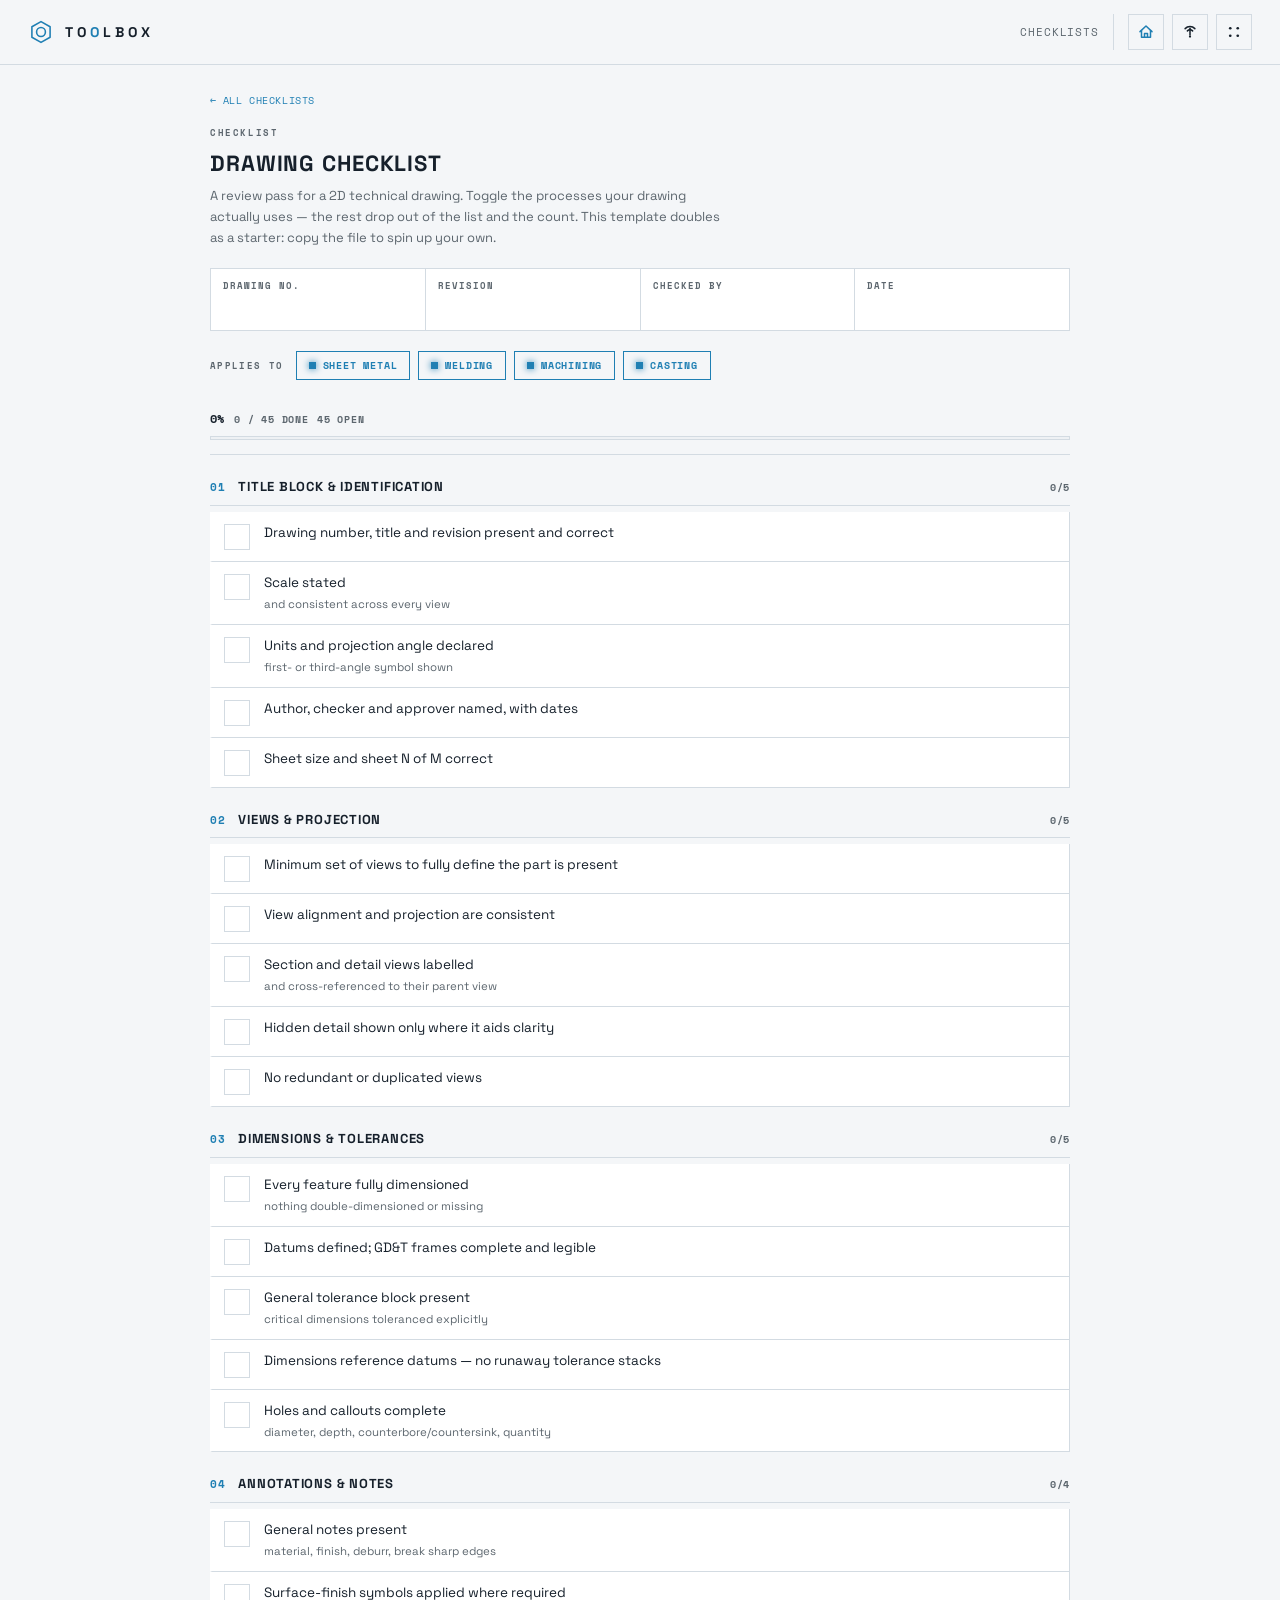
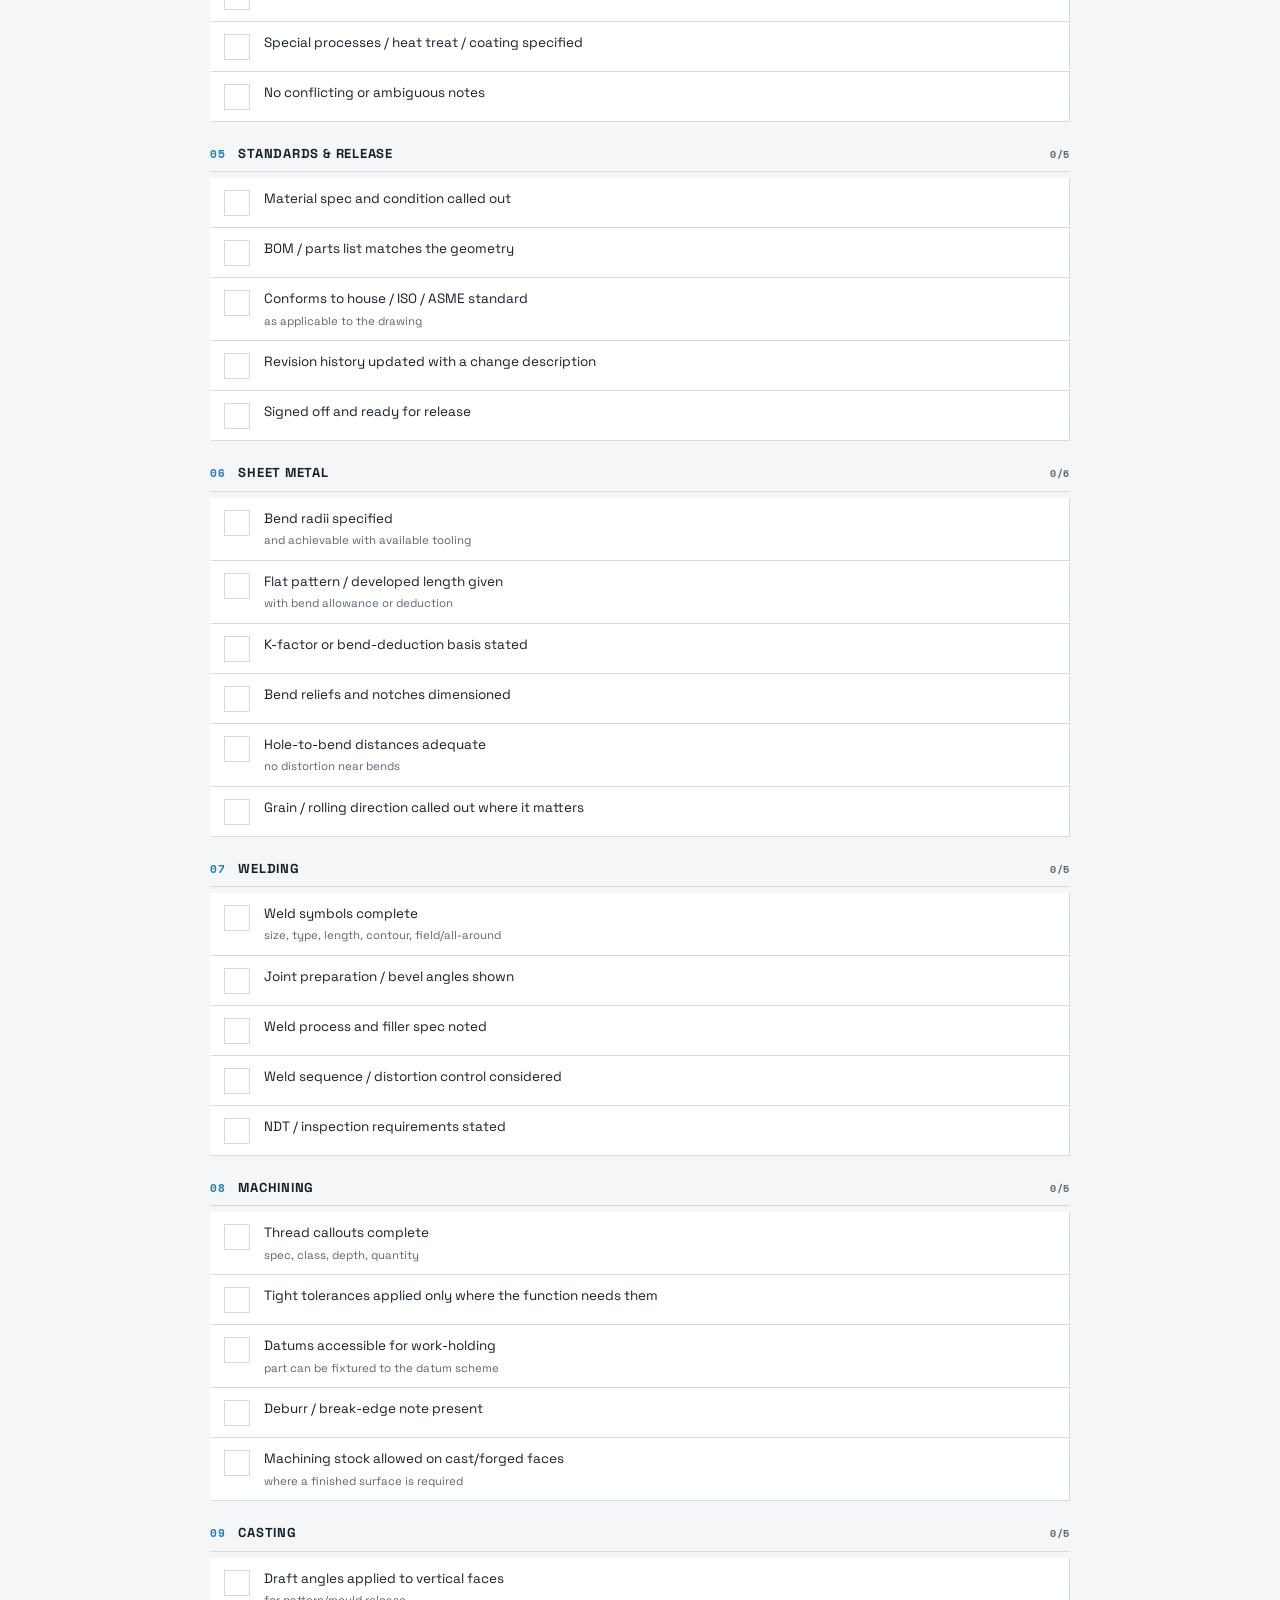
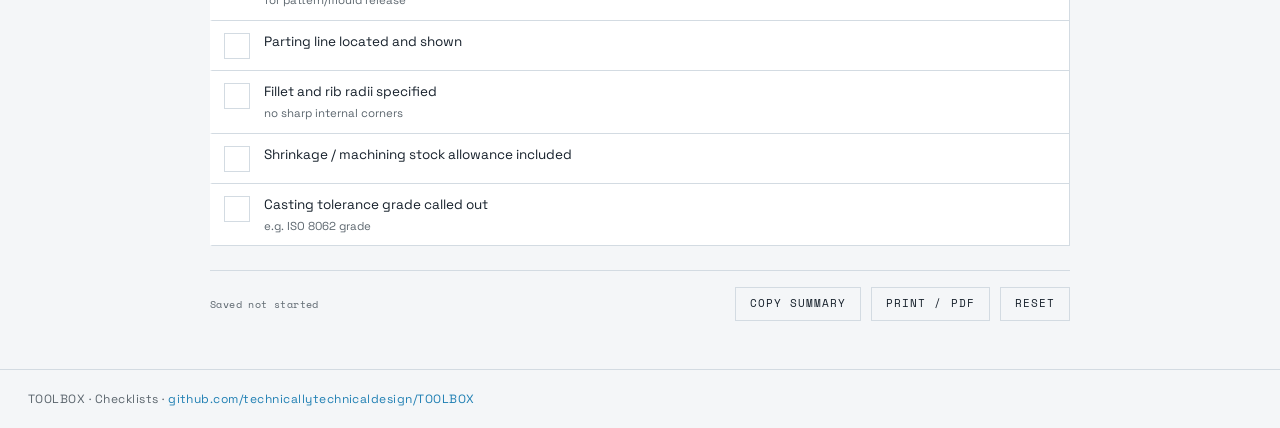
<file: checklists/template.html>
<!DOCTYPE html>
<html lang="en">
<head>
<meta charset="UTF-8" />
<meta name="viewport" content="width=device-width, initial-scale=1, viewport-fit=cover" />
<meta name="description" content="A reusable technical-drawing checklist — a TOOLBOX tool. Toggle the processes your drawing uses; copy this file to start a new one." />
<title>Drawing Checklist — TOOLBOX</title>
<link rel="icon" type="image/svg+xml" href="../assets/favicon.svg">
<link rel="preconnect" href="https://fonts.googleapis.com">
<link rel="preconnect" href="https://fonts.gstatic.com" crossorigin>
<link rel="stylesheet" href="https://fonts.googleapis.com/css2?family=Space+Grotesk:wght@400;500;700&family=Space+Mono:wght@400;700&display=swap" media="print" onload="this.media='all'">
<noscript><link rel="stylesheet" href="https://fonts.googleapis.com/css2?family=Space+Grotesk:wght@400;500;700&family=Space+Mono:wght@400;700&display=swap"></noscript>
<!-- Skin + engine are shared: checklist.css (this folder) + checklist.js.
     To make a new checklist, copy this file, edit the CHECKLIST data block
     near the bottom, and add a tile on index.html — no CSS/JS edits. -->
<link rel="stylesheet" href="checklist.css">
<script src="../assets/theme.js"></script>
<script src="../assets/reveal.js"></script>
</head>
<body>

<header>
  <a class="brand" href="../index.html" aria-label="TOOLBOX home">
    <span class="mark" aria-hidden="true">
      <svg viewBox="0 0 100 100" fill="none" stroke="currentColor" stroke-width="6" stroke-linejoin="round">
        <polygon points="50,10 85,30 85,70 50,90 15,70 15,30"/>
        <circle cx="50" cy="50" r="17"/>
      </svg>
    </span>
    <span class="wordmark">TO<b>O</b>LBOX</span>
  </a>
  <div class="meta">Checklists</div>
</header>

<main>
  <div class="shell">
    <a class="up-link" href="index.html"><span aria-hidden="true">&larr;</span> All checklists</a>
    <div id="checklist-root"><!-- checklist.js renders here --></div>
  </div>
</main>

<footer>
  TOOLBOX &middot; Checklists &middot; <a href="https://github.com/technicallytechnicaldesign/TOOLBOX">github.com/technicallytechnicaldesign/TOOLBOX</a>
</footer>

<!-- ===================================================================
     THE CHECKLIST — edit this block to make a new checklist.
     Copy this whole file to checklists/<name>.html, change `id` to a new
     unique slug (it's the localStorage key), rewrite title/subtitle/fields/
     processes/sections, then add a tile for it on index.html. Items may be a
     plain string, or {label, hint, tags} — tags gate an item to a process.
     =================================================================== -->
<script>
window.CHECKLIST = {
  id: "drawing",
  title: "Drawing Checklist",
  subtitle: "A review pass for a 2D technical drawing. Toggle the processes your drawing actually uses — the rest drop out of the list and the count. This template doubles as a starter: copy the file to spin up your own.",
  fields: ["Drawing No.", "Revision", "Checked by", "Date"],
  // The toggle chips at the top. General (untagged) items always show; each
  // process section below is tagged, so switching a process off hides it.
  processes: [
    { key: "sheet-metal", label: "Sheet Metal" },
    { key: "welding",     label: "Welding" },
    { key: "machining",   label: "Machining" },
    { key: "casting",     label: "Casting" }
  ],
  sections: [
    // ---- general: always relevant, whatever the process ----
    {
      name: "Title Block & Identification",
      items: [
        "Drawing number, title and revision present and correct",
        { label: "Scale stated", hint: "and consistent across every view" },
        { label: "Units and projection angle declared", hint: "first- or third-angle symbol shown" },
        "Author, checker and approver named, with dates",
        "Sheet size and sheet N of M correct"
      ]
    },
    {
      name: "Views & Projection",
      items: [
        "Minimum set of views to fully define the part is present",
        "View alignment and projection are consistent",
        { label: "Section and detail views labelled", hint: "and cross-referenced to their parent view" },
        "Hidden detail shown only where it aids clarity",
        "No redundant or duplicated views"
      ]
    },
    {
      name: "Dimensions & Tolerances",
      items: [
        { label: "Every feature fully dimensioned", hint: "nothing double-dimensioned or missing" },
        "Datums defined; GD&T frames complete and legible",
        { label: "General tolerance block present", hint: "critical dimensions toleranced explicitly" },
        "Dimensions reference datums — no runaway tolerance stacks",
        { label: "Holes and callouts complete", hint: "diameter, depth, counterbore/countersink, quantity" }
      ]
    },
    {
      name: "Annotations & Notes",
      items: [
        { label: "General notes present", hint: "material, finish, deburr, break sharp edges" },
        "Surface-finish symbols applied where required",
        "Special processes / heat treat / coating specified",
        "No conflicting or ambiguous notes"
      ]
    },
    {
      name: "Standards & Release",
      items: [
        "Material spec and condition called out",
        "BOM / parts list matches the geometry",
        { label: "Conforms to house / ISO / ASME standard", hint: "as applicable to the drawing" },
        "Revision history updated with a change description",
        "Signed off and ready for release"
      ]
    },

    // ---- process-specific: shown only when the process is toggled on ----
    {
      name: "Sheet Metal",
      tags: ["sheet-metal"],
      items: [
        { label: "Bend radii specified", hint: "and achievable with available tooling" },
        { label: "Flat pattern / developed length given", hint: "with bend allowance or deduction" },
        "K-factor or bend-deduction basis stated",
        "Bend reliefs and notches dimensioned",
        { label: "Hole-to-bend distances adequate", hint: "no distortion near bends" },
        "Grain / rolling direction called out where it matters"
      ]
    },
    {
      name: "Welding",
      tags: ["welding"],
      items: [
        { label: "Weld symbols complete", hint: "size, type, length, contour, field/all-around" },
        "Joint preparation / bevel angles shown",
        "Weld process and filler spec noted",
        "Weld sequence / distortion control considered",
        "NDT / inspection requirements stated"
      ]
    },
    {
      name: "Machining",
      tags: ["machining"],
      items: [
        { label: "Thread callouts complete", hint: "spec, class, depth, quantity" },
        "Tight tolerances applied only where the function needs them",
        { label: "Datums accessible for work-holding", hint: "part can be fixtured to the datum scheme" },
        "Deburr / break-edge note present",
        { label: "Machining stock allowed on cast/forged faces", hint: "where a finished surface is required" }
      ]
    },
    {
      name: "Casting",
      tags: ["casting"],
      items: [
        { label: "Draft angles applied to vertical faces", hint: "for pattern/mould release" },
        "Parting line located and shown",
        { label: "Fillet and rib radii specified", hint: "no sharp internal corners" },
        "Shrinkage / machining stock allowance included",
        { label: "Casting tolerance grade called out", hint: "e.g. ISO 8062 grade" }
      ]
    }
  ]
};
</script>
<script src="checklist.js"></script>
<script src="../assets/menu.js?v=20260927-radio15"></script>
</body>
</html>
</file>
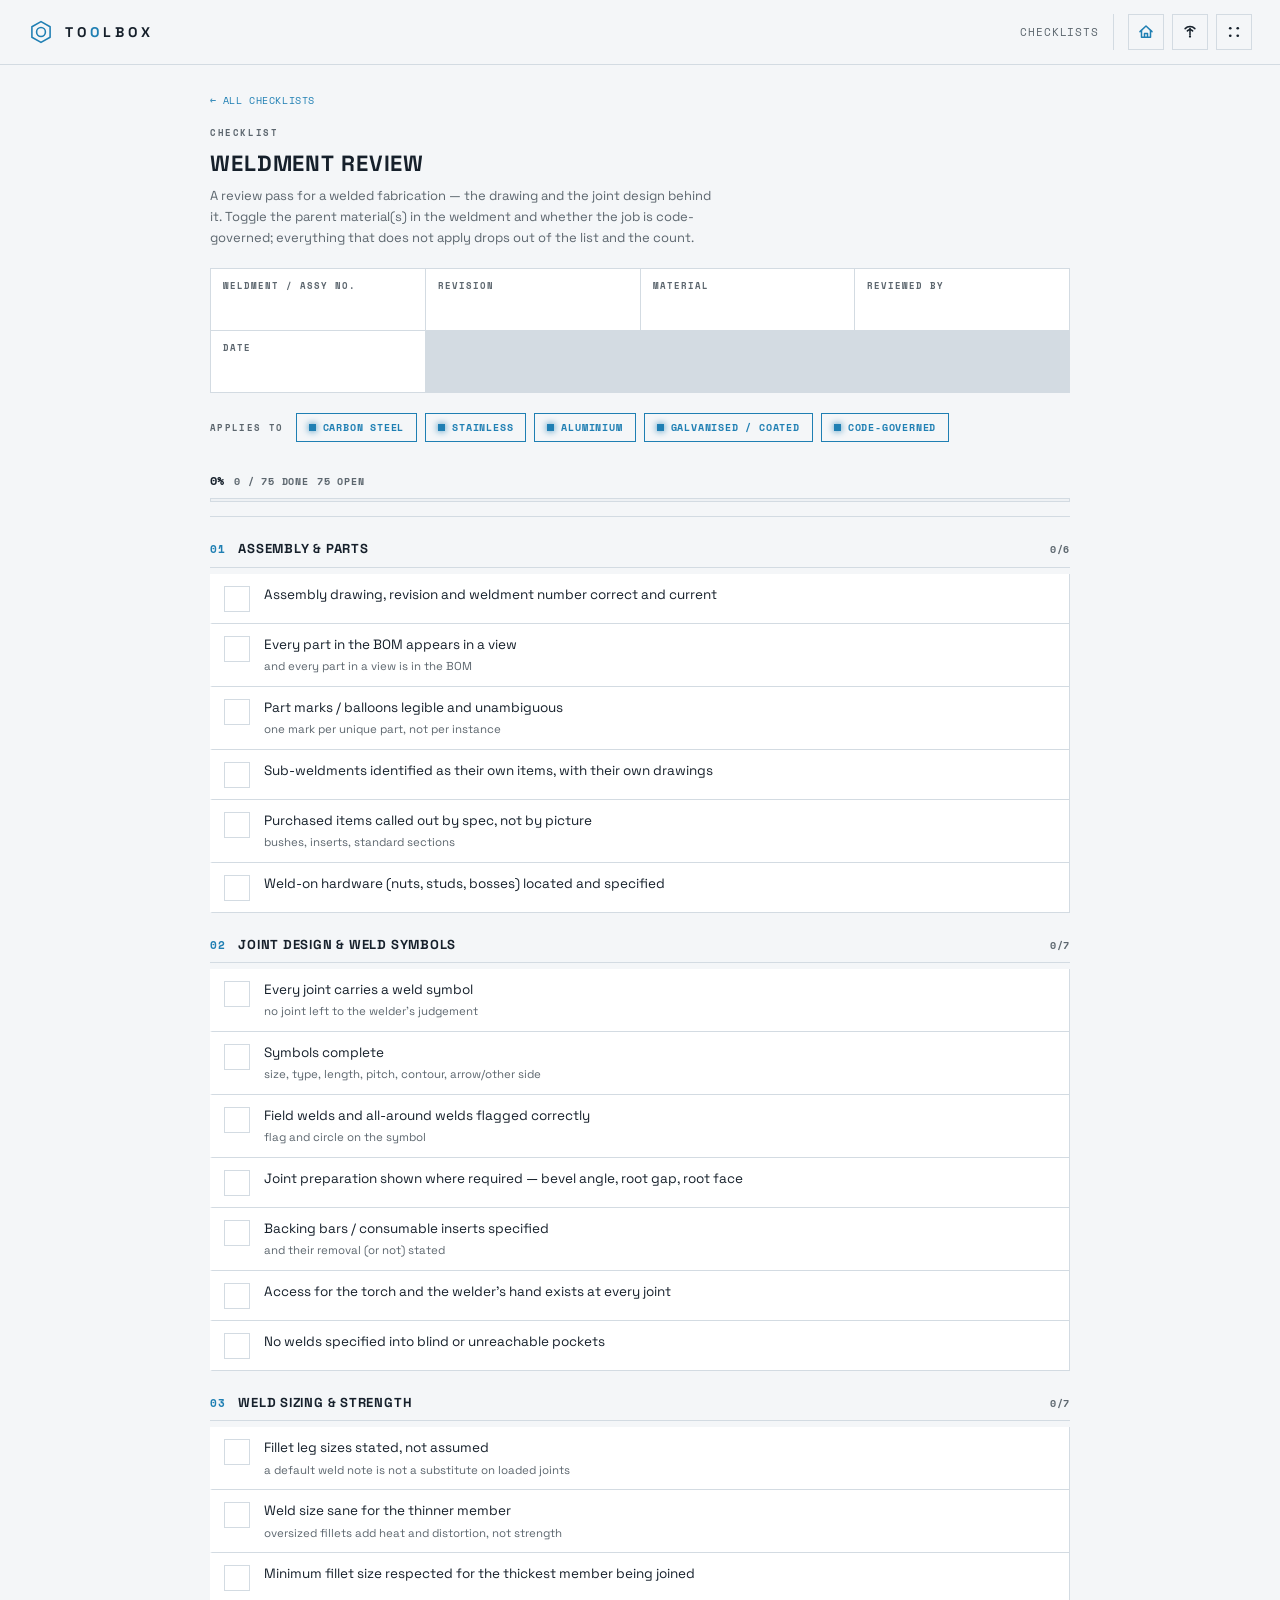
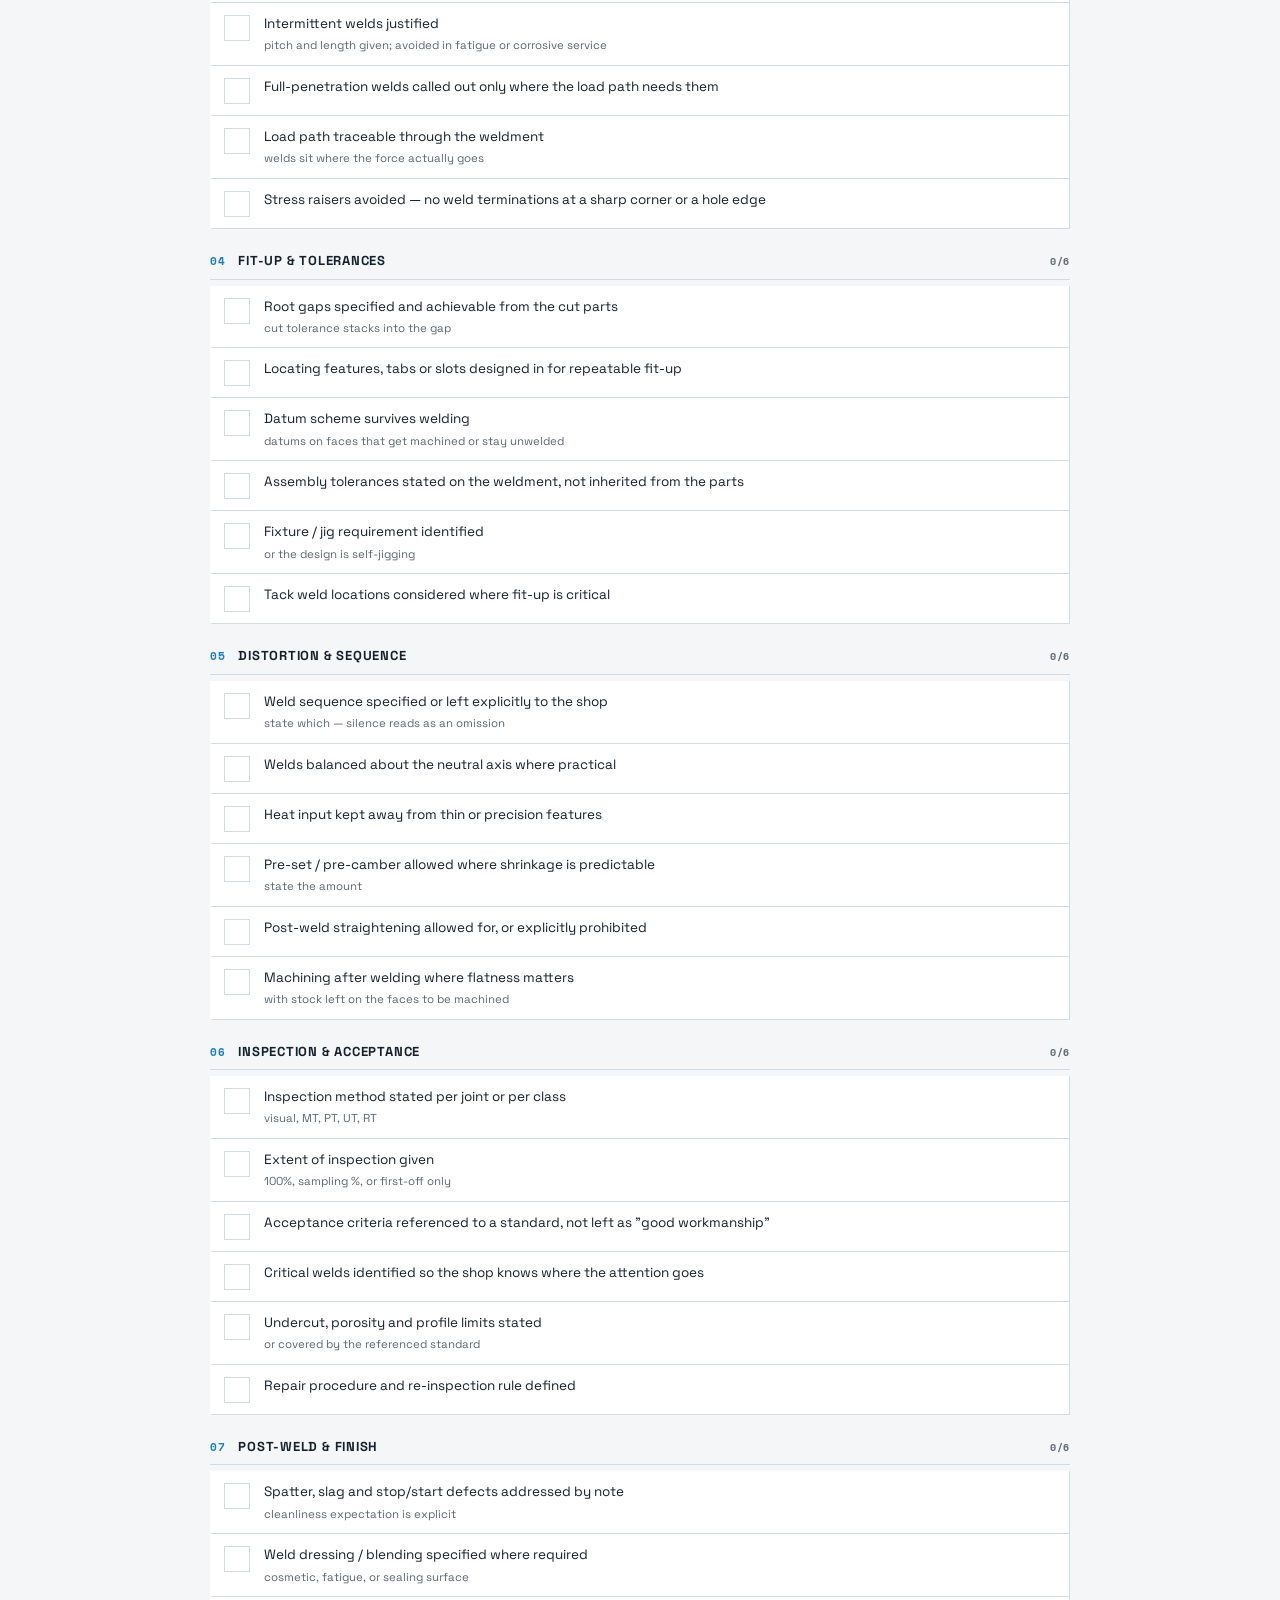
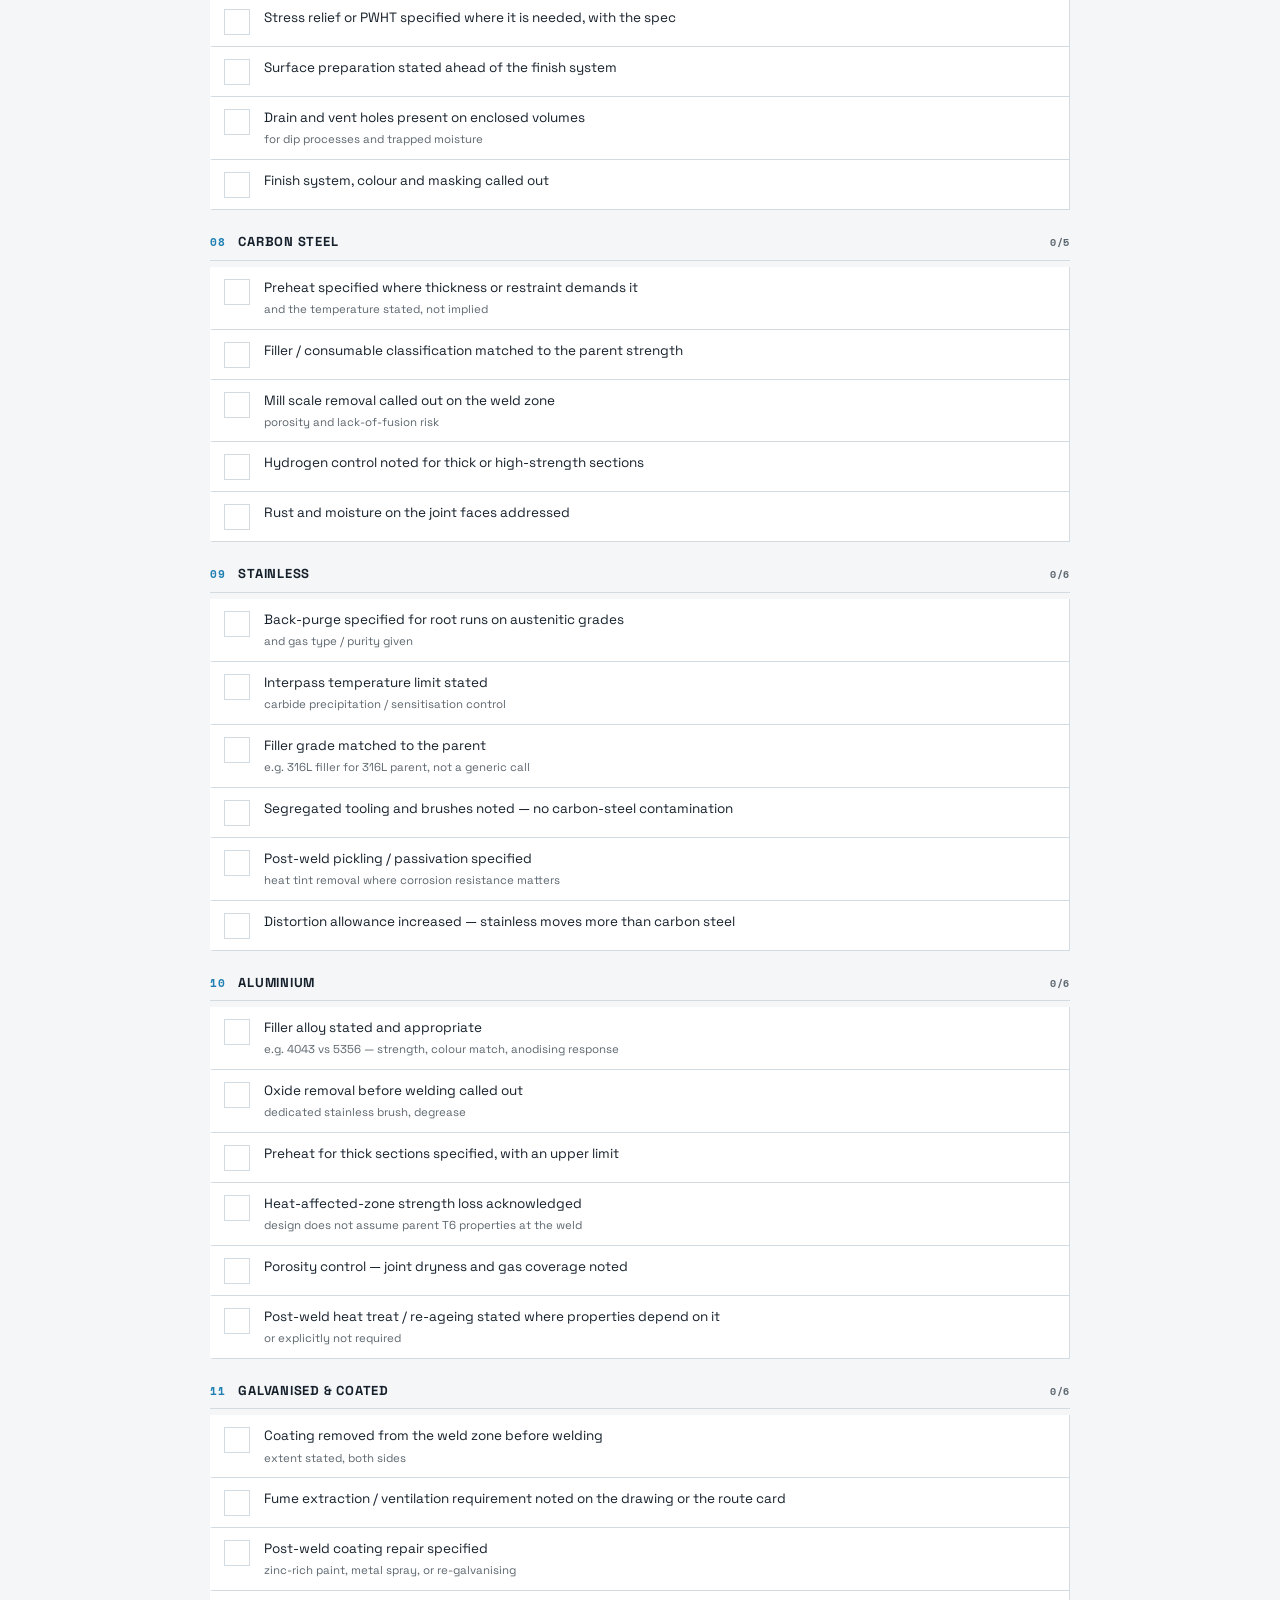
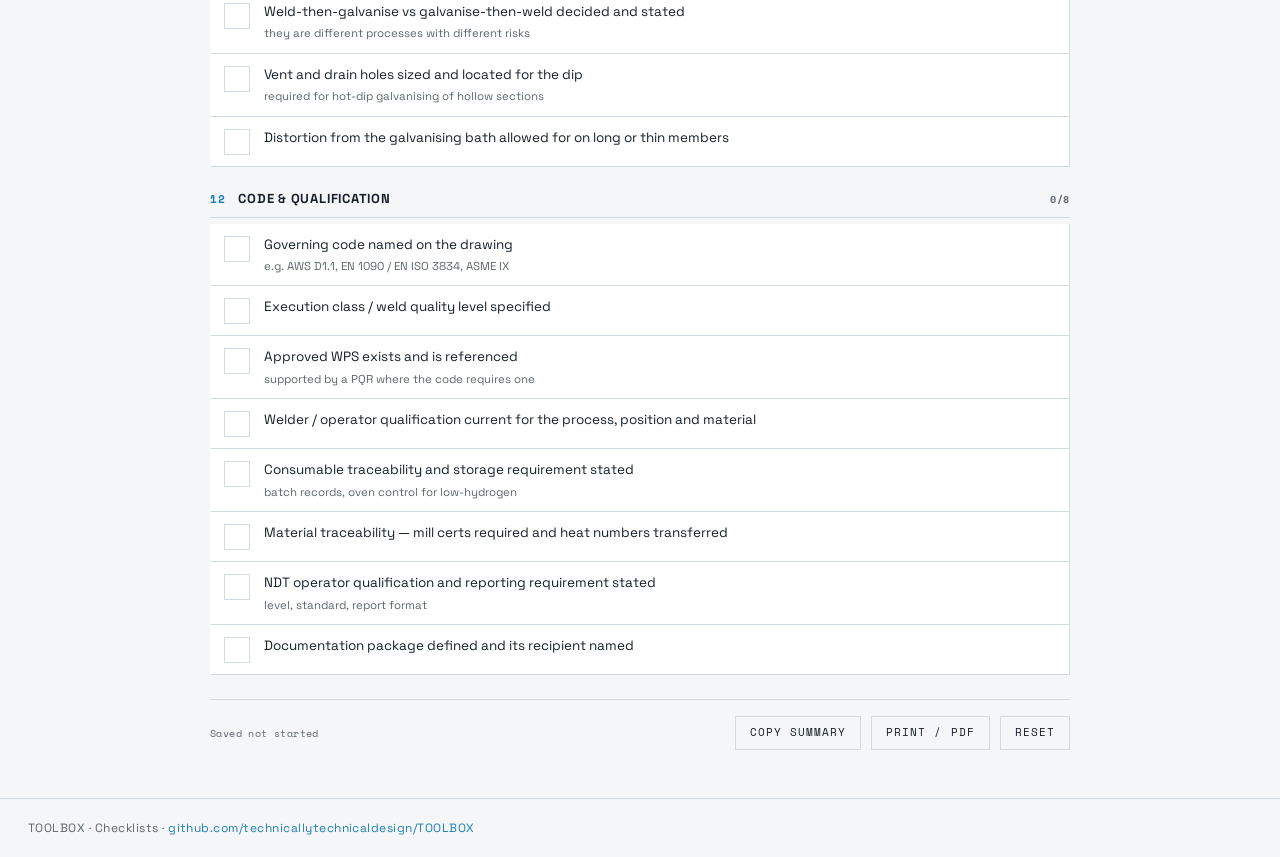
<file: checklists/weldment.html>
<!DOCTYPE html>
<html lang="en">
<head>
<meta charset="UTF-8" />
<meta name="viewport" content="width=device-width, initial-scale=1, viewport-fit=cover" />
<meta name="description" content="A weldment review checklist — joints, weld symbols, sizing, distortion, inspection and post-weld finish, with material and code toggles. A TOOLBOX tool." />
<title>Weldment Review — TOOLBOX</title>
<link rel="icon" type="image/svg+xml" href="../assets/favicon.svg">
<link rel="preconnect" href="https://fonts.googleapis.com">
<link rel="preconnect" href="https://fonts.gstatic.com" crossorigin>
<link rel="stylesheet" href="https://fonts.googleapis.com/css2?family=Space+Grotesk:wght@400;500;700&family=Space+Mono:wght@400;700&display=swap" media="print" onload="this.media='all'">
<noscript><link rel="stylesheet" href="https://fonts.googleapis.com/css2?family=Space+Grotesk:wght@400;500;700&family=Space+Mono:wght@400;700&display=swap"></noscript>
<!-- Skin + engine are shared: checklist.css (this folder) + checklist.js.
     Built from template.html — only the CHECKLIST data block below differs. -->
<link rel="stylesheet" href="checklist.css">
<script src="../assets/theme.js"></script>
<script src="../assets/reveal.js"></script>
</head>
<body>

<header>
  <a class="brand" href="../index.html" aria-label="TOOLBOX home">
    <span class="mark" aria-hidden="true">
      <svg viewBox="0 0 100 100" fill="none" stroke="currentColor" stroke-width="6" stroke-linejoin="round">
        <polygon points="50,10 85,30 85,70 50,90 15,70 15,30"/>
        <circle cx="50" cy="50" r="17"/>
      </svg>
    </span>
    <span class="wordmark">TO<b>O</b>LBOX</span>
  </a>
  <div class="meta">Checklists</div>
</header>

<main>
  <div class="shell">
    <a class="up-link" href="index.html"><span aria-hidden="true">&larr;</span> All checklists</a>
    <div id="checklist-root"><!-- checklist.js renders here --></div>
  </div>
</main>

<footer>
  TOOLBOX &middot; Checklists &middot; <a href="https://github.com/technicallytechnicaldesign/TOOLBOX">github.com/technicallytechnicaldesign/TOOLBOX</a>
</footer>

<!-- ===================================================================
     THE CHECKLIST — Weldment Review.
     Toggles are by parent material plus a code-governed switch, because
     that is what actually changes the requirement set on a weldment:
     purging and interpass limits for stainless, preheat and filler choice
     for aluminium, coating removal for galvanised, WPS/PQR and welder
     qualification only when the job is code-governed.
     =================================================================== -->
<script>
window.CHECKLIST = {
  id: "weldment",
  title: "Weldment Review",
  subtitle: "A review pass for a welded fabrication — the drawing and the joint design behind it. Toggle the parent material(s) in the weldment and whether the job is code-governed; everything that does not apply drops out of the list and the count.",
  fields: ["Weldment / Assy No.", "Revision", "Material", "Reviewed by", "Date"],
  processes: [
    { key: "carbon",     label: "Carbon Steel" },
    { key: "stainless",  label: "Stainless" },
    { key: "aluminium",  label: "Aluminium" },
    { key: "galvanised", label: "Galvanised / Coated" },
    { key: "code",       label: "Code-Governed" }
  ],
  sections: [
    // ---- general: every weldment, whatever the material ----
    {
      name: "Assembly & Parts",
      items: [
        "Assembly drawing, revision and weldment number correct and current",
        { label: "Every part in the BOM appears in a view", hint: "and every part in a view is in the BOM" },
        { label: "Part marks / balloons legible and unambiguous", hint: "one mark per unique part, not per instance" },
        "Sub-weldments identified as their own items, with their own drawings",
        { label: "Purchased items called out by spec, not by picture", hint: "bushes, inserts, standard sections" },
        "Weld-on hardware (nuts, studs, bosses) located and specified"
      ]
    },
    {
      name: "Joint Design & Weld Symbols",
      items: [
        { label: "Every joint carries a weld symbol", hint: "no joint left to the welder's judgement" },
        { label: "Symbols complete", hint: "size, type, length, pitch, contour, arrow/other side" },
        { label: "Field welds and all-around welds flagged correctly", hint: "flag and circle on the symbol" },
        "Joint preparation shown where required — bevel angle, root gap, root face",
        { label: "Backing bars / consumable inserts specified", hint: "and their removal (or not) stated" },
        "Access for the torch and the welder's hand exists at every joint",
        "No welds specified into blind or unreachable pockets"
      ]
    },
    {
      name: "Weld Sizing & Strength",
      items: [
        { label: "Fillet leg sizes stated, not assumed", hint: "a default weld note is not a substitute on loaded joints" },
        { label: "Weld size sane for the thinner member", hint: "oversized fillets add heat and distortion, not strength" },
        "Minimum fillet size respected for the thickest member being joined",
        { label: "Intermittent welds justified", hint: "pitch and length given; avoided in fatigue or corrosive service" },
        "Full-penetration welds called out only where the load path needs them",
        { label: "Load path traceable through the weldment", hint: "welds sit where the force actually goes" },
        "Stress raisers avoided — no weld terminations at a sharp corner or a hole edge"
      ]
    },
    {
      name: "Fit-up & Tolerances",
      items: [
        { label: "Root gaps specified and achievable from the cut parts", hint: "cut tolerance stacks into the gap" },
        "Locating features, tabs or slots designed in for repeatable fit-up",
        { label: "Datum scheme survives welding", hint: "datums on faces that get machined or stay unwelded" },
        "Assembly tolerances stated on the weldment, not inherited from the parts",
        { label: "Fixture / jig requirement identified", hint: "or the design is self-jigging" },
        "Tack weld locations considered where fit-up is critical"
      ]
    },
    {
      name: "Distortion & Sequence",
      items: [
        { label: "Weld sequence specified or left explicitly to the shop", hint: "state which — silence reads as an omission" },
        "Welds balanced about the neutral axis where practical",
        "Heat input kept away from thin or precision features",
        { label: "Pre-set / pre-camber allowed where shrinkage is predictable", hint: "state the amount" },
        "Post-weld straightening allowed for, or explicitly prohibited",
        { label: "Machining after welding where flatness matters", hint: "with stock left on the faces to be machined" }
      ]
    },
    {
      name: "Inspection & Acceptance",
      items: [
        { label: "Inspection method stated per joint or per class", hint: "visual, MT, PT, UT, RT" },
        { label: "Extent of inspection given", hint: "100%, sampling %, or first-off only" },
        "Acceptance criteria referenced to a standard, not left as \"good workmanship\"",
        "Critical welds identified so the shop knows where the attention goes",
        { label: "Undercut, porosity and profile limits stated", hint: "or covered by the referenced standard" },
        "Repair procedure and re-inspection rule defined"
      ]
    },
    {
      name: "Post-weld & Finish",
      items: [
        { label: "Spatter, slag and stop/start defects addressed by note", hint: "cleanliness expectation is explicit" },
        { label: "Weld dressing / blending specified where required", hint: "cosmetic, fatigue, or sealing surface" },
        "Stress relief or PWHT specified where it is needed, with the spec",
        "Surface preparation stated ahead of the finish system",
        { label: "Drain and vent holes present on enclosed volumes", hint: "for dip processes and trapped moisture" },
        "Finish system, colour and masking called out"
      ]
    },

    // ---- material-specific: shown only when that material is toggled on ----
    {
      name: "Carbon Steel",
      tags: ["carbon"],
      items: [
        { label: "Preheat specified where thickness or restraint demands it", hint: "and the temperature stated, not implied" },
        "Filler / consumable classification matched to the parent strength",
        { label: "Mill scale removal called out on the weld zone", hint: "porosity and lack-of-fusion risk" },
        "Hydrogen control noted for thick or high-strength sections",
        "Rust and moisture on the joint faces addressed"
      ]
    },
    {
      name: "Stainless",
      tags: ["stainless"],
      items: [
        { label: "Back-purge specified for root runs on austenitic grades", hint: "and gas type / purity given" },
        { label: "Interpass temperature limit stated", hint: "carbide precipitation / sensitisation control" },
        { label: "Filler grade matched to the parent", hint: "e.g. 316L filler for 316L parent, not a generic call" },
        "Segregated tooling and brushes noted — no carbon-steel contamination",
        { label: "Post-weld pickling / passivation specified", hint: "heat tint removal where corrosion resistance matters" },
        "Distortion allowance increased — stainless moves more than carbon steel"
      ]
    },
    {
      name: "Aluminium",
      tags: ["aluminium"],
      items: [
        { label: "Filler alloy stated and appropriate", hint: "e.g. 4043 vs 5356 — strength, colour match, anodising response" },
        { label: "Oxide removal before welding called out", hint: "dedicated stainless brush, degrease" },
        "Preheat for thick sections specified, with an upper limit",
        { label: "Heat-affected-zone strength loss acknowledged", hint: "design does not assume parent T6 properties at the weld" },
        "Porosity control — joint dryness and gas coverage noted",
        { label: "Post-weld heat treat / re-ageing stated where properties depend on it", hint: "or explicitly not required" }
      ]
    },
    {
      name: "Galvanised & Coated",
      tags: ["galvanised"],
      items: [
        { label: "Coating removed from the weld zone before welding", hint: "extent stated, both sides" },
        "Fume extraction / ventilation requirement noted on the drawing or the route card",
        { label: "Post-weld coating repair specified", hint: "zinc-rich paint, metal spray, or re-galvanising" },
        { label: "Weld-then-galvanise vs galvanise-then-weld decided and stated", hint: "they are different processes with different risks" },
        { label: "Vent and drain holes sized and located for the dip", hint: "required for hot-dip galvanising of hollow sections" },
        "Distortion from the galvanising bath allowed for on long or thin members"
      ]
    },
    {
      name: "Code & Qualification",
      tags: ["code"],
      items: [
        { label: "Governing code named on the drawing", hint: "e.g. AWS D1.1, EN 1090 / EN ISO 3834, ASME IX" },
        "Execution class / weld quality level specified",
        { label: "Approved WPS exists and is referenced", hint: "supported by a PQR where the code requires one" },
        "Welder / operator qualification current for the process, position and material",
        { label: "Consumable traceability and storage requirement stated", hint: "batch records, oven control for low-hydrogen" },
        "Material traceability — mill certs required and heat numbers transferred",
        { label: "NDT operator qualification and reporting requirement stated", hint: "level, standard, report format" },
        "Documentation package defined and its recipient named"
      ]
    }
  ]
};
</script>
<script src="checklist.js"></script>
<script src="../assets/menu.js?v=20260927-radio15"></script>
</body>
</html>
</file>
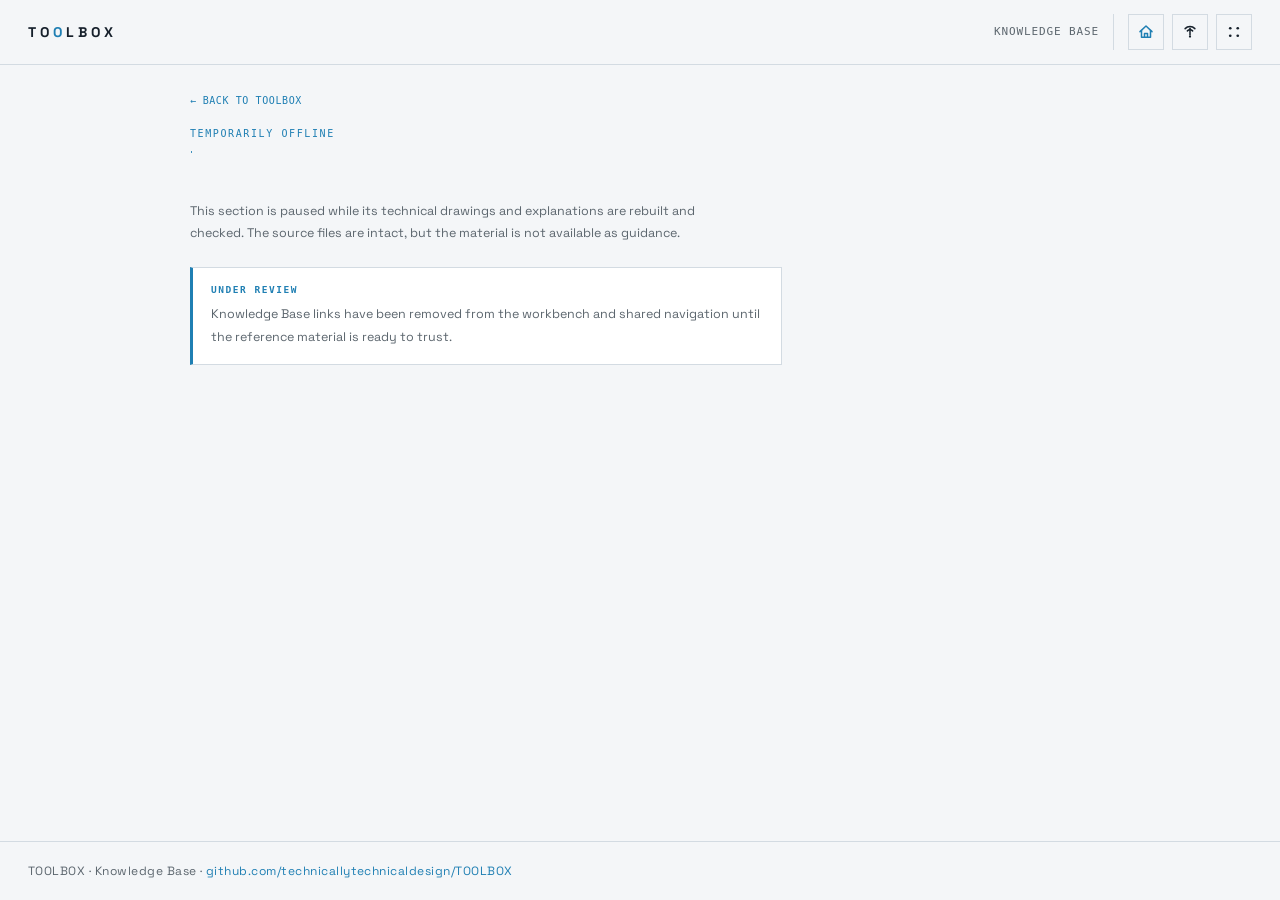
<file: kb/gdt-symbols.html>
<!DOCTYPE html>
<html lang="en">
<head>
<meta charset="UTF-8" />
<meta name="viewport" content="width=device-width, initial-scale=1" />
<meta name="robots" content="noindex, nofollow" />
<meta http-equiv="refresh" content="0; url=index.html" />
<meta name="description" content="How to read an ASME Y14.5 GD&amp;T feature control frame: the 12 current geometric characteristic symbols, datums, material boundaries and modifiers, with worked examples and playable exercises." />
<title>GD&amp;T Symbols — TOOLBOX Knowledge Base</title>
<link rel="icon" type="image/svg+xml" href="../assets/favicon.svg">
<link rel="preconnect" href="https://fonts.googleapis.com">
<link rel="preconnect" href="https://fonts.gstatic.com" crossorigin>
<link rel="stylesheet" href="https://fonts.googleapis.com/css2?family=Space+Grotesk:wght@400;500;700&family=Space+Mono:wght@400;700&display=swap" media="print" onload="this.media='all'">
<noscript><link rel="stylesheet" href="https://fonts.googleapis.com/css2?family=Space+Grotesk:wght@400;500;700&family=Space+Mono:wght@400;700&display=swap"></noscript>
<link rel="stylesheet" href="kb.css">
<style>
  /* Feature control frames read wider/shorter than the welding-page marks
     the shared .example layout was tuned for — give the mark column more
     room so a five-compartment frame (position + tolerance + 3 datums)
     doesn't shrink to a sliver. */
  .example { grid-template-columns: 250px 1fr; }
  @media (max-width: 640px) { .example { grid-template-columns: 1fr; } }
</style>
<script src="../assets/theme.js"></script>
<script src="../assets/reveal.js"></script>
</head>
<body data-kb-page="gdt">

<!-- =================================================================
     Reusable glyph library. Each geometric characteristic symbol is
     authored once here as a <symbol> (viewBox 0 0 44 44) and placed
     with <use> in the card grid, the anatomy diagram, the worked
     examples and the quick-reference table. Modifiers (MMC, LMC,
     projected tolerance zone, tangent plane, free state) use the
     standard circled-letter characters as plain text instead of a
     custom glyph — Unicode already defines them (Ⓜ Ⓛ Ⓟ Ⓣ Ⓕ), and text
     reads more reliably than a hand-built circle inline with a number.
     ================================================================= -->
<svg style="position:absolute;width:0;height:0;overflow:hidden" aria-hidden="true">
  <symbol id="gdt-straightness" viewBox="0 0 44 44">
    <line x1="8" y1="22" x2="36" y2="22" stroke="currentColor" stroke-width="2.4" stroke-linecap="round"/>
  </symbol>
  <symbol id="gdt-flatness" viewBox="0 0 44 44">
    <polygon points="14,12 36,12 30,32 8,32" fill="none" stroke="currentColor" stroke-width="2.4" stroke-linejoin="round"/>
  </symbol>
  <symbol id="gdt-circularity" viewBox="0 0 44 44">
    <circle cx="22" cy="22" r="11" fill="none" stroke="currentColor" stroke-width="2.4"/>
  </symbol>
  <symbol id="gdt-cylindricity" viewBox="0 0 44 44">
    <circle cx="22" cy="22" r="8" fill="none" stroke="currentColor" stroke-width="2.2"/>
    <line x1="9" y1="10" x2="17" y2="30" stroke="currentColor" stroke-width="2.2" stroke-linecap="round"/>
    <line x1="27" y1="14" x2="35" y2="34" stroke="currentColor" stroke-width="2.2" stroke-linecap="round"/>
  </symbol>
  <symbol id="gdt-profile-line" viewBox="0 0 44 44">
    <path d="M9,29 A13,13 0 0 1 35,29" fill="none" stroke="currentColor" stroke-width="2.4" stroke-linecap="round"/>
  </symbol>
  <symbol id="gdt-profile-surface" viewBox="0 0 44 44">
    <path d="M9,29 A13,13 0 0 1 35,29" fill="none" stroke="currentColor" stroke-width="2.4" stroke-linecap="round"/>
    <line x1="9" y1="29" x2="35" y2="29" stroke="currentColor" stroke-width="2.4" stroke-linecap="round"/>
  </symbol>
  <symbol id="gdt-angularity" viewBox="0 0 44 44">
    <polyline points="34,32 12,32 22,10" fill="none" stroke="currentColor" stroke-width="2.4" stroke-linecap="round" stroke-linejoin="round"/>
  </symbol>
  <symbol id="gdt-perpendicularity" viewBox="0 0 44 44">
    <line x1="9" y1="13" x2="35" y2="13" stroke="currentColor" stroke-width="2.4" stroke-linecap="round"/>
    <line x1="22" y1="13" x2="22" y2="33" stroke="currentColor" stroke-width="2.4" stroke-linecap="round"/>
  </symbol>
  <symbol id="gdt-parallelism" viewBox="0 0 44 44">
    <line x1="17" y1="9" x2="9" y2="35" stroke="currentColor" stroke-width="2.4" stroke-linecap="round"/>
    <line x1="35" y1="9" x2="27" y2="35" stroke="currentColor" stroke-width="2.4" stroke-linecap="round"/>
  </symbol>
  <symbol id="gdt-position" viewBox="0 0 44 44">
    <circle cx="22" cy="22" r="11" fill="none" stroke="currentColor" stroke-width="2.4"/>
    <line x1="22" y1="9" x2="22" y2="35" stroke="currentColor" stroke-width="2.4" stroke-linecap="round"/>
    <line x1="9" y1="22" x2="35" y2="22" stroke="currentColor" stroke-width="2.4" stroke-linecap="round"/>
  </symbol>
  <symbol id="gdt-concentricity" viewBox="0 0 44 44">
    <circle cx="22" cy="22" r="11" fill="none" stroke="currentColor" stroke-width="2.2"/>
    <circle cx="22" cy="22" r="4" fill="none" stroke="currentColor" stroke-width="2.2"/>
  </symbol>
  <symbol id="gdt-runout-circular" viewBox="0 0 44 44">
    <line x1="10" y1="34" x2="30" y2="12" stroke="currentColor" stroke-width="2.4" stroke-linecap="round"/>
    <polygon points="30,12 19,15 26,22" fill="currentColor" stroke="none"/>
  </symbol>
  <symbol id="gdt-runout-total" viewBox="0 0 44 44">
    <line x1="8" y1="34" x2="24" y2="15" stroke="currentColor" stroke-width="2.2" stroke-linecap="round"/>
    <polygon points="24,15 15,17 20,24" fill="currentColor" stroke="none"/>
    <line x1="20" y1="34" x2="36" y2="15" stroke="currentColor" stroke-width="2.2" stroke-linecap="round"/>
    <polygon points="36,15 27,17 32,24" fill="currentColor" stroke="none"/>
  </symbol>
  <symbol id="gdt-basicbox" viewBox="0 0 44 44">
    <rect x="7" y="14" width="30" height="16" fill="none" stroke="currentColor" stroke-width="2.4"/>
  </symbol>
</svg>

<header id="app-header">
  <a class="brand" href="../index.html" aria-label="TOOLBOX home">
    <span class="mark" aria-hidden="true">
      <svg viewBox="0 0 100 100" fill="none" stroke="currentColor" stroke-width="6" stroke-linejoin="round">
        <polygon points="50,10 85,30 85,70 50,90 15,70 15,30"/>
        <circle cx="50" cy="50" r="17"/>
      </svg>
    </span>
    <span class="wordmark">TO<b>O</b>LBOX</span>
  </a>
  <div class="meta">Knowledge Base</div>
</header>

<main>
  <div class="shell">
    <a class="up-link" href="index.html"><span aria-hidden="true">&larr;</span> Knowledge Base</a>

    <div class="kb-modebar" aria-label="Knowledge Base learning mode">
      <span data-fun="Goblin study mode: datum gremlin deployed" data-boring="Reference mode: factual presentation">Goblin study mode: datum gremlin deployed</span>
      <div class="kb-modebar-actions">
        <span data-kb-progress>0 field checks survived</span>
        <button class="kb-progress-reset" type="button" data-kb-reset hidden>Reset</button>
        <button class="kb-mode-toggle" type="button" data-kb-toggle aria-pressed="false">Make it boring</button>
      </div>
    </div>

    <div class="page-head">
      <span class="kicker">Reading a drawing</span>
      <h1>GD&amp;T Symbols</h1>
      <p data-fun="Twelve current geometric controls enter a rectangular frame. Three datum letters leave with six degrees of freedom. Here is how ASME Y14.5 builds the frame, what the symbols constrain and which modifiers make the tolerance zone do suspiciously useful things."
         data-boring="How an ASME Y14.5 feature control frame is built, what the 12 current geometric characteristic symbols constrain, how datum precedence establishes a reference frame, and how tolerance and datum-boundary modifiers change interpretation.">Twelve current geometric controls enter a rectangular frame. Three datum letters leave with six degrees of freedom. Here is how ASME Y14.5 builds the frame, what the symbols constrain and which modifiers make the tolerance zone do suspiciously useful things.</p>
    </div>

    <aside class="goblin-guide goblin-only">
      <span class="goblin-face" aria-hidden="true"></span>
      <p><strong>Frame goblin says</strong>A feature control frame is a tiny legal contract for geometry. Read left to right. Do not freestyle the compartment order. The rectangle remembers.</p>
    </aside>

    <div class="callout">
      <span class="callout-title">Scope &amp; standard</span>
      This page follows <strong>ASME Y14.5-2018 (R2024)</strong> for structure and terminology. <strong>ISO 1101:2017</strong>
      covers the same ground internationally and largely agrees on the symbols, though a few
      rules around default interpretation and datum modifiers differ. The marks below are
      simplified teaching pictograms, not typographically exact reproductions of the
      standard's figures. For contract drawings or anything code-governed, read the current
      edition of the governing standard itself &mdash; and put its name and edition on the
      drawing (see the <a href="../checklists/template.html" style="color:var(--c-accent)">Drawing Checklist</a>
      for the rest of that list).
    </div>

    <div class="source-strip">
      <b>Reviewed 2026-09-18</b>
      <p>Current-edition check: <a href="https://www.asme.org/codes-standards/find-codes-standards/dimensioning-and-tolerancing" target="_blank" rel="noopener">ASME Y14.5-2018 (R2024)</a> and <a href="https://www.iso.org/standard/66777.html" target="_blank" rel="noopener">ISO 1101:2017</a>. This page teaches recognition and reading. The standards remain the authority for production and contractual work.</p>
    </div>

    <nav class="kb-toc" aria-label="On this page">
      <span class="kb-toc-label">On this page</span>
      <a href="#anatomy">Anatomy</a>
      <a href="#characteristics">Characteristic Symbols</a>
      <a href="#datums">Datums</a>
      <a href="#field-exercises">Field Exercises</a>
      <a href="#modifiers">Modifiers</a>
      <a href="#examples">Worked Examples</a>
      <a href="#quick-reference">Quick Reference</a>
    </nav>

    <article class="kb-body">

      <!-- ============================================================ ANATOMY -->
      <section id="anatomy">
        <h2>Anatomy of a Feature Control Frame</h2>
        <p class="lede">Every GD&amp;T callout lives in a boxed frame with a fixed
           left-to-right order. Learn the compartments once and every frame you meet
           afterwards reads the same way.</p>
        <p>A leader runs from the frame to the feature it controls &mdash; a surface, an
           axis, a hole. The frame itself is read strictly left to right: what's controlled,
           how big the zone is, and (for anything but a pure form tolerance) which datums the
           zone is measured from, in the order that matters most first.</p>

        <figure class="diagram">
          <svg viewBox="0 0 640 360" role="img" aria-label="A labelled feature control frame reading position, diameter point zero one zero at maximum material condition, datum A, datum feature B referenced at maximum material boundary, datum C, leadered to a hole in a plate.">
            <!-- part with a toleranced hole -->
            <rect x="40" y="230" width="220" height="110" fill="none" stroke="var(--text)" stroke-width="2.5"/>
            <circle cx="150" cy="270" r="26" fill="none" stroke="var(--text)" stroke-width="2.5"/>
            <path d="M66,92 L150,254" fill="none" stroke="var(--text)" stroke-width="2.5"/>
            <polygon points="150,254 149,235 135,242" fill="var(--text)"/>

            <!-- feature control frame compartments -->
            <g font-family="var(--mono)" font-size="22" fill="var(--text)">
              <rect x="40" y="40" width="52" height="52" fill="none" stroke="var(--text)" stroke-width="2.5"/>
              <use href="#gdt-position" x="48" y="48" width="36" height="36" color="var(--c-accent)"/>
              <rect x="92" y="40" width="160" height="52" fill="none" stroke="var(--text)" stroke-width="2.5"/>
              <text x="100" y="74">&#x2300;.010</text>
              <text x="204" y="74">&#x24C2;</text>
              <rect x="252" y="40" width="56" height="52" fill="none" stroke="var(--text)" stroke-width="2.5"/>
              <text x="270" y="74">A</text>
              <rect x="308" y="40" width="88" height="52" fill="none" stroke="var(--text)" stroke-width="2.5"/>
              <text x="322" y="74">B</text>
              <text x="356" y="74">&#x24C2;</text>
              <rect x="396" y="40" width="56" height="52" fill="none" stroke="var(--text)" stroke-width="2.5"/>
              <text x="414" y="74">C</text>
            </g>

            <!-- callout badges, under each compartment -->
            <g font-family="var(--mono)" font-size="15" font-weight="700" text-anchor="middle">
              <circle cx="66" cy="118" r="15" fill="var(--c-accent)"/><text x="66" y="123" fill="var(--bg)">1</text>
              <circle cx="112" cy="118" r="15" fill="var(--c-accent)"/><text x="112" y="123" fill="var(--bg)">2</text>
              <circle cx="168" cy="118" r="15" fill="var(--c-accent)"/><text x="168" y="123" fill="var(--bg)">3</text>
              <circle cx="212" cy="118" r="15" fill="var(--c-accent)"/><text x="212" y="123" fill="var(--bg)">4</text>
              <circle cx="280" cy="118" r="15" fill="var(--c-accent)"/><text x="280" y="123" fill="var(--bg)">5</text>
              <circle cx="352" cy="118" r="15" fill="var(--c-accent)"/><text x="352" y="123" fill="var(--bg)">6</text>
              <circle cx="424" cy="118" r="15" fill="var(--c-accent)"/><text x="424" y="123" fill="var(--bg)">7</text>
            </g>
          </svg>
          <figcaption>Fig. 1 &mdash; Position of a hole, &#x2300;0.010 at MMC, located from primary datum A, secondary datum feature B referenced at MMB, and tertiary datum C.</figcaption>
        </figure>
        <ol class="diagram-legend">
          <li><b>Characteristic symbol</b> &mdash; which geometric property is controlled. Position, here.</li>
          <li><b>Diameter symbol (&#x2300;)</b> &mdash; present only when the zone is cylindrical, not a pair of parallel planes.</li>
          <li><b>Tolerance value</b> &mdash; the width, or diameter, of the zone the feature has to fall within.</li>
          <li><b>Material condition modifier</b> &mdash; &#x24C2;/&#x24C1; applied to the tolerance, or nothing at all for RFS, the default.</li>
          <li><b>Primary datum</b> &mdash; read left to right in precedence order; this one constrains the most degrees of freedom.</li>
          <li><b>Secondary datum</b> &mdash; can carry its own modifier, independent of the tolerance's modifier.</li>
          <li><b>Tertiary datum</b> &mdash; the last reference needed to fully define the datum reference frame.</li>
        </ol>
        <p class="lede">Pure form tolerances &mdash; straightness, flatness, circularity,
           cylindricity &mdash; never take a datum reference: a feature's own shape doesn't
           get measured relative to anything else. See
           <a href="#characteristics" style="color:var(--c-accent)">Characteristic Symbols</a> below.</p>
      </section>

      <!-- ============================================================ CHARACTERISTICS -->
      <section id="characteristics">
        <h2>The Geometric Characteristic Symbols</h2>
        <p class="lede">Twelve current symbols, five families. What each one bounds is the whole
           story &mdash; everything else in the frame just says how big and relative to
           what.</p>

        <h3>Form &mdash; no datum reference</h3>
        <div class="glyph-grid">
          <div class="glyph-card">
            <span class="mark"><svg viewBox="0 0 44 44"><use href="#gdt-straightness"/></svg></span>
            <h3>Straightness</h3>
            <p>A line element, or a feature's derived median line, has to fall within a
               tolerance zone that's itself a straight line (or a cylinder, for an axis).</p>
          </div>
          <div class="glyph-card">
            <span class="mark"><svg viewBox="0 0 44 44"><use href="#gdt-flatness"/></svg></span>
            <h3>Flatness</h3>
            <p>An entire surface has to fall between two parallel planes separated by the
               tolerance value &mdash; independent of any other feature.</p>
          </div>
          <div class="glyph-card">
            <span class="mark"><svg viewBox="0 0 44 44"><use href="#gdt-circularity"/></svg></span>
            <h3>Circularity (Roundness)</h3>
            <p>Any single cross-section perpendicular to an axis has to fall between two
               concentric circles &mdash; checked independently, plane by plane.</p>
          </div>
          <div class="glyph-card">
            <span class="mark"><svg viewBox="0 0 44 44"><use href="#gdt-cylindricity"/></svg></span>
            <h3>Cylindricity</h3>
            <p>Circularity's 3-D cousin: the whole surface at once has to fall between two
               concentric cylinders &mdash; roundness, straightness and taper all bounded
               together.</p>
          </div>
        </div>

        <h3>Profile &mdash; can be used with or without a datum</h3>
        <div class="glyph-grid">
          <div class="glyph-card">
            <span class="mark"><svg viewBox="0 0 44 44"><use href="#gdt-profile-line"/></svg></span>
            <h3>Profile of a Line</h3>
            <p>A 2-D cross-section of a surface has to fall within a tolerance band straddling
               the true profile &mdash; checked one slice at a time.</p>
          </div>
          <div class="glyph-card">
            <span class="mark"><svg viewBox="0 0 44 44"><use href="#gdt-profile-surface"/></svg></span>
            <h3>Profile of a Surface</h3>
            <p>The whole 3-D surface has to fall within a tolerance band around the true
               profile &mdash; the general-purpose form-and-location tolerance for anything
               that isn't flat or round.</p>
          </div>
        </div>

        <h3>Orientation &mdash; always relative to a datum</h3>
        <div class="glyph-grid">
          <div class="glyph-card">
            <span class="mark"><svg viewBox="0 0 44 44"><use href="#gdt-angularity"/></svg></span>
            <h3>Angularity</h3>
            <p>A surface or axis has to sit at a specified basic angle to a datum, within a
               tolerance zone of parallel planes (or a cylinder, for an axis).</p>
          </div>
          <div class="glyph-card">
            <span class="mark"><svg viewBox="0 0 44 44"><use href="#gdt-perpendicularity"/></svg></span>
            <h3>Perpendicularity</h3>
            <p>The 90&deg; case of angularity &mdash; a surface or axis has to be square to a
               datum within the stated zone.</p>
          </div>
          <div class="glyph-card">
            <span class="mark"><svg viewBox="0 0 44 44"><use href="#gdt-parallelism"/></svg></span>
            <h3>Parallelism</h3>
            <p>The 0&deg; case &mdash; a surface or axis has to stay parallel to a datum within
               the stated zone.</p>
          </div>
        </div>

        <h3>Location &mdash; always relative to a datum</h3>
        <div class="glyph-grid">
          <div class="glyph-card">
            <span class="mark"><svg viewBox="0 0 44 44"><use href="#gdt-position"/></svg></span>
            <h3>Position</h3>
            <p>A feature's true (theoretically exact) location is defined by basic
               dimensions; the actual feature has to fall within a zone &mdash; usually
               cylindrical &mdash; centred on it. The most common location tolerance by far.</p>
          </div>
        </div>
        <div class="callout legacy-note">
          <span class="callout-title">Legacy drawing alert</span>
          <strong>Concentricity and symmetry are not characteristic symbols in ASME Y14.5-2018.</strong>
          You can still meet them on drawings made to earlier editions. Treat the drawing's named edition as part of the requirement, and do not silently translate a legacy callout into position, profile or runout without engineering review.
        </div>

        <h3>Runout &mdash; always relative to a datum axis</h3>
        <div class="glyph-grid">
          <div class="glyph-card">
            <span class="mark"><svg viewBox="0 0 44 44"><use href="#gdt-runout-circular"/></svg></span>
            <h3>Circular Runout</h3>
            <p>As the part rotates a full turn about a datum axis, each individual circular
               measurement plane can't wobble more than the tolerance, checked independently.</p>
          </div>
          <div class="glyph-card">
            <span class="mark"><svg viewBox="0 0 44 44"><use href="#gdt-runout-total"/></svg></span>
            <h3>Total Runout</h3>
            <p>The same rotation, but checked across the entire surface at once &mdash; folds
               in circularity, straightness, taper and coaxiality together, all relative to
               the datum axis.</p>
          </div>
        </div>
        <p class="lede">Runout tolerances never take a material condition modifier &mdash;
           size and form are inherently mixed into the check, so MMC/LMC don't apply.</p>

        <div class="kb-challenge" data-challenge-id="gdt-form" data-correct="flatness" data-success="Correct. Flatness answers only to the surface itself. No datum chaperone required." data-retry="Not this one. Look for the control that judges a surface without locating or orienting it.">
          <span class="kb-challenge-tag" data-fun="Goblin inspection ambush" data-boring="Knowledge check">Goblin inspection ambush</span>
          <h3>Which control can be specified without a datum reference?</h3>
          <div class="kb-answers">
            <button class="kb-answer" type="button" data-answer="position">Position</button>
            <button class="kb-answer" type="button" data-answer="flatness">Flatness</button>
            <button class="kb-answer" type="button" data-answer="parallelism">Parallelism</button>
          </div>
          <p class="kb-challenge-feedback" aria-live="polite"></p>
        </div>
      </section>

      <!-- ============================================================ DATUMS -->
      <section id="datums">
        <h2>Datums &amp; Precedence</h2>
        <p class="lede">A datum is a real feature on the part &mdash; a face, a bore, an axis
           &mdash; nominated as an origin. Everything else that references it gets measured
           from there, not from the part's nominal CAD geometry.</p>

        <div class="placement-pair">
          <div class="placement-panel">
            <h4>Datum feature symbol</h4>
            <svg viewBox="0 0 220 150" role="img" aria-label="Datum feature symbol: a filled triangle sitting on a surface, connected by a leader to a boxed letter A.">
              <line x1="20" y1="110" x2="200" y2="110" stroke="var(--text)" stroke-width="3"/>
              <polygon points="98,110 118,110 108,92" fill="var(--c-accent)"/>
              <line x1="108" y1="92" x2="108" y2="58" stroke="var(--text)" stroke-width="2"/>
              <rect x="94" y="34" width="28" height="24" fill="none" stroke="var(--text)" stroke-width="2.4"/>
              <text x="108" y="51" text-anchor="middle" font-family="var(--mono)" font-size="15" fill="var(--text)">A</text>
            </svg>
            <p>A filled or open triangle sits on the feature itself &mdash; a whole face, not
               a point &mdash; with a leader up to a boxed reference letter.</p>
          </div>
          <div class="placement-panel">
            <h4>Referenced in a frame</h4>
            <svg viewBox="0 0 220 150" role="img" aria-label="Feature control frame referencing datum A as its only datum.">
              <rect x="40" y="55" width="40" height="36" fill="none" stroke="var(--text)" stroke-width="2"/>
              <use href="#gdt-perpendicularity" x="44" y="59" width="28" height="28" color="var(--c-accent)"/>
              <rect x="80" y="55" width="60" height="36" fill="none" stroke="var(--text)" stroke-width="2"/>
              <text x="92" y="78" font-family="var(--mono)" font-size="15" fill="var(--text)">.005</text>
              <rect x="140" y="55" width="40" height="36" fill="none" stroke="var(--text)" stroke-width="2"/>
              <text x="154" y="78" font-family="var(--mono)" font-size="15" fill="var(--text)">A</text>
            </svg>
            <p>The same letter, dropped into a datum-reference compartment, ties the
               tolerance zone back to that specific feature.</p>
          </div>
        </div>

        <p>A single datum rarely pins down every degree of freedom, which is why frames
           commonly reference two or three, read left to right in <strong>order of
           precedence</strong>:</p>
        <div class="kb-table-wrap">
          <table class="kb-table">
            <thead><tr><th>Order</th><th>Role</th><th>Constrains</th></tr></thead>
            <tbody>
              <tr><td>1st listed</td><td>Primary datum</td><td>The most degrees of freedom &mdash; typically the feature the part sits flattest against.</td></tr>
              <tr><td>2nd listed</td><td>Secondary datum</td><td>Fewer remaining degrees of freedom, established against the primary.</td></tr>
              <tr><td>3rd listed</td><td>Tertiary datum</td><td>Whatever's left &mdash; usually just one rotational degree of freedom.</td></tr>
            </tbody>
          </table>
        </div>
        <p class="lede">A datum feature reference can use a maximum or least material boundary
           modifier, MMB or LMB, independently of the tolerance's MMC/LMC modifier. This permits a movable datum simulator whose effective boundary relates to
           the part, most often used for a datum that's itself a hole or a pin. A
           <strong>datum target</strong> &mdash; a specific point, line or small area used in
           place of an entire feature, common on castings and other unfinished surfaces
           &mdash; has its own symbol family and is worth a direct look at the standard rather
           than guessing at the figure here.</p>
      </section>

      <section id="field-exercises" class="game-shelf">
        <h2 data-fun="Field Exercises: prove the rectangle fears you" data-boring="Interactive Exercises">Field Exercises: prove the rectangle fears you</h2>
        <p class="lede" data-fun="Two ways to test recognition without pretending another paragraph will make the symbols stick. The games load only when invited."
           data-boring="Use these embedded games to practise recognition of GD&amp;T symbols and terminology. Each game loads on request.">Two ways to test recognition without pretending another paragraph will make the symbols stick. The games load only when invited.</p>

        <div class="kb-game" data-game-kind="widget" data-game-src="https://itch.io/embed/4745676?dark=true" data-game-title="GD&amp;T Symbol Quiz">
          <div class="kb-game-copy">
            <h3>GD&amp;T Symbol Quiz</h3>
            <p data-fun="Test your total runout from MMC. Add the timer only if your current stress level seems structurally insufficient."
               data-boring="A timed or untimed quiz for practising GD&amp;T symbol recognition.">Test your total runout from MMC. Add the timer only if your current stress level seems structurally insufficient.</p>
            <div class="kb-game-actions">
              <button class="kb-game-launch" type="button">Load game card</button>
              <a class="kb-game-link" href="https://technicallytechdesign.itch.io/gdt-symbol-quiz" target="_blank" rel="noopener">Open on itch.io</a>
            </div>
          </div>
          <div class="kb-game-stage" aria-live="polite"></div>
        </div>

        <div class="kb-game" data-game-kind="widget" data-game-src="https://itch.io/embed/4740164?dark=true" data-game-title="Mystic Woo-Woo, Ancient Text or GD&amp;T">
          <div class="kb-game-copy">
            <h3>Mystic Woo-Woo, Ancient Text or GD&amp;T</h3>
            <p data-fun="Determine whether the incantation establishes a datum reference frame or merely opens a portal. Measurement uncertainty may be metaphysical."
               data-boring="Classify phrases as GD&amp;T terminology or unrelated mystical language.">Determine whether the incantation establishes a datum reference frame or merely opens a portal. Measurement uncertainty may be metaphysical.</p>
            <div class="kb-game-actions">
              <button class="kb-game-launch" type="button">Load game card</button>
              <a class="kb-game-link" href="https://technicallytechdesign.itch.io/mysticwoowooorgdnt" target="_blank" rel="noopener">Open on itch.io</a>
            </div>
          </div>
          <div class="kb-game-stage" aria-live="polite"></div>
        </div>
      </section>

      <!-- ============================================================ MODIFIERS -->
      <section id="modifiers">
        <h2>Modifiers &amp; Related Marks</h2>
        <p class="lede">These don't name a tolerance type on their own &mdash; they change
           what a tolerance value or a datum reference actually means.</p>

        <div class="kb-table-wrap">
          <table class="kb-table">
            <thead><tr><th>Mark</th><th>Name</th><th>Meaning</th></tr></thead>
            <tbody>
              <tr><td><code>&#x24C2;</code></td><td>MMC &mdash; Maximum Material Condition</td><td>The tolerance applies at MMC; as the feature departs from MMC, it earns bonus tolerance.</td></tr>
              <tr><td><code>&#x24C1;</code></td><td>LMC &mdash; Least Material Condition</td><td>The tolerance applies at LMC &mdash; used to hold a minimum wall thickness or edge distance.</td></tr>
              <tr><td>&mdash;</td><td>RFS &mdash; Regardless of Feature Size</td><td>The default when no modifier is shown at all: the tolerance doesn't change with the feature's actual size.</td></tr>
              <tr><td><code>&#x24C5;</code></td><td>Projected Tolerance Zone</td><td>The zone projects above the surface into space rather than through the feature &mdash; common on threaded and press-fit holes, where the mating part's position matters more than the hole's own axis.</td></tr>
              <tr><td><code>&#x24C9;</code></td><td>Tangent Plane</td><td>The feature is constrained by a plane tangent to its high points, not by its full, wavy derived surface.</td></tr>
              <tr><td><code>&#x24BB;</code></td><td>Free State</td><td>The tolerance applies with the part unrestrained by any external force &mdash; for parts flexible enough that clamping would hide a real deviation.</td></tr>
              <tr><td><code>ST</code></td><td>Statistical Tolerance</td><td>The tolerance is assigned by statistical methods rather than worst-case arithmetic; the parts have to be produced under statistical process control.</td></tr>
            </tbody>
          </table>
        </div>

        <div class="glyph-grid">
          <div class="glyph-card">
            <span class="mark"><svg viewBox="0 0 44 44" aria-hidden="true"><circle cx="22" cy="22" r="9" fill="none" stroke="currentColor" stroke-width="2.4"/><line x1="14" y1="30" x2="30" y2="14" stroke="currentColor" stroke-width="2.4" stroke-linecap="round"/></svg></span>
            <h3>Diameter (&#x2300;)</h3>
            <p>The tolerance zone (or the dimension it's attached to) is a diameter, not a
               linear width or a pair of flat planes.</p>
          </div>
          <div class="glyph-card">
            <span class="mark"><svg viewBox="0 0 44 44"><use href="#gdt-basicbox"/></svg></span>
            <h3>Basic Dimension</h3>
            <p>A boxed value: an exact, theoretical dimension with no tolerance of its own
               &mdash; the tolerance lives entirely in the feature control frame instead.</p>
          </div>
        </div>
      </section>

      <!-- ============================================================ WORKED EXAMPLES -->
      <section id="examples">
        <h2>Worked Examples</h2>
        <p class="lede">Full frames, decoded left to right.</p>

        <div class="example">
          <span class="ex-mark">
            <svg viewBox="0 0 260 60" role="img" aria-label="Position, diameter point zero one zero at MMC, datum A, datum feature B referenced at MMB, datum C">
              <g font-family="var(--mono)" font-size="14" fill="var(--text)">
                <rect x="6" y="6" width="32" height="32" fill="none" stroke="var(--text)" stroke-width="2"/>
                <use href="#gdt-position" x="10" y="10" width="24" height="24" color="var(--c-accent)"/>
                <rect x="38" y="6" width="92" height="32" fill="none" stroke="var(--text)" stroke-width="2"/>
                <text x="46" y="27">&#x2300;.010</text>
                <text x="112" y="27">&#x24C2;</text>
                <rect x="130" y="6" width="34" height="32" fill="none" stroke="var(--text)" stroke-width="2"/>
                <text x="141" y="27">A</text>
                <rect x="164" y="6" width="52" height="32" fill="none" stroke="var(--text)" stroke-width="2"/>
                <text x="173" y="27">B</text>
                <text x="196" y="27">&#x24C2;</text>
                <rect x="216" y="6" width="34" height="32" fill="none" stroke="var(--text)" stroke-width="2"/>
                <text x="227" y="27">C</text>
              </g>
            </svg>
          </span>
          <div>
            <p class="ex-title">A &mdash; Position, Three Datums</p>
            <ol>
              <li><b>Characteristic:</b> position &mdash; a hole's location.</li>
              <li><b>Zone:</b> &#x2300;0.010, cylindrical.</li>
              <li><b>Modifier:</b> MMC on the tolerance &mdash; bonus tolerance grows as the hole gets bigger.</li>
              <li><b>Datums:</b> A primary, datum feature B secondary at MMB, C tertiary.</li>
            </ol>
          </div>
        </div>

        <div class="example">
          <span class="ex-mark">
            <svg viewBox="0 0 130 60" role="img" aria-label="Flatness, point zero zero five, no datum reference">
              <g font-family="var(--mono)" font-size="14" fill="var(--text)">
                <rect x="6" y="6" width="32" height="32" fill="none" stroke="var(--text)" stroke-width="2"/>
                <use href="#gdt-flatness" x="10" y="10" width="24" height="24" color="var(--c-accent)"/>
                <rect x="38" y="6" width="58" height="32" fill="none" stroke="var(--text)" stroke-width="2"/>
                <text x="48" y="27">.005</text>
              </g>
            </svg>
          </span>
          <div>
            <p class="ex-title">B &mdash; Flatness, No Datum</p>
            <ol>
              <li><b>Characteristic:</b> flatness &mdash; a surface's own shape.</li>
              <li><b>Zone:</b> 0.005 between two parallel planes &mdash; no &#x2300;, since the zone isn't a diameter.</li>
              <li><b>Datums:</b> none. Form tolerances control a feature relative to itself, so no reference frame applies.</li>
            </ol>
          </div>
        </div>

        <div class="example">
          <span class="ex-mark">
            <svg viewBox="0 0 170 60" role="img" aria-label="Perpendicularity, point zero zero two, datum A">
              <g font-family="var(--mono)" font-size="14" fill="var(--text)">
                <rect x="6" y="6" width="32" height="32" fill="none" stroke="var(--text)" stroke-width="2"/>
                <use href="#gdt-perpendicularity" x="10" y="10" width="24" height="24" color="var(--c-accent)"/>
                <rect x="38" y="6" width="58" height="32" fill="none" stroke="var(--text)" stroke-width="2"/>
                <text x="48" y="27">.002</text>
                <rect x="96" y="6" width="34" height="32" fill="none" stroke="var(--text)" stroke-width="2"/>
                <text x="107" y="27">A</text>
              </g>
            </svg>
          </span>
          <div>
            <p class="ex-title">C &mdash; Perpendicularity to One Datum</p>
            <ol>
              <li><b>Characteristic:</b> perpendicularity &mdash; a surface square to a datum.</li>
              <li><b>Zone:</b> 0.002 between two parallel planes.</li>
              <li><b>Datum:</b> A &mdash; the surface has to be square to datum A within that zone.</li>
            </ol>
          </div>
        </div>

        <div class="example">
          <span class="ex-mark">
            <svg viewBox="0 0 200 60" role="img" aria-label="Profile of a surface, point zero one zero, datum A, datum B">
              <g font-family="var(--mono)" font-size="14" fill="var(--text)">
                <rect x="6" y="6" width="32" height="32" fill="none" stroke="var(--text)" stroke-width="2"/>
                <use href="#gdt-profile-surface" x="10" y="10" width="24" height="24" color="var(--c-accent)"/>
                <rect x="38" y="6" width="58" height="32" fill="none" stroke="var(--text)" stroke-width="2"/>
                <text x="48" y="27">.010</text>
                <rect x="96" y="6" width="34" height="32" fill="none" stroke="var(--text)" stroke-width="2"/>
                <text x="107" y="27">A</text>
                <rect x="130" y="6" width="34" height="32" fill="none" stroke="var(--text)" stroke-width="2"/>
                <text x="141" y="27">B</text>
              </g>
            </svg>
          </span>
          <div>
            <p class="ex-title">D &mdash; Profile of a Surface, Two Datums</p>
            <ol>
              <li><b>Characteristic:</b> profile of a surface.</li>
              <li><b>Zone:</b> 0.010, straddling the true profile unless a note says otherwise.</li>
              <li><b>Datums:</b> A primary, B secondary &mdash; they orient and locate the profile zone in space.</li>
            </ol>
          </div>
        </div>

        <div class="example">
          <span class="ex-mark">
            <svg viewBox="0 0 170 60" role="img" aria-label="Circular runout, point zero zero four, datum A">
              <g font-family="var(--mono)" font-size="14" fill="var(--text)">
                <rect x="6" y="6" width="32" height="32" fill="none" stroke="var(--text)" stroke-width="2"/>
                <use href="#gdt-runout-circular" x="10" y="10" width="24" height="24" color="var(--c-accent)"/>
                <rect x="38" y="6" width="58" height="32" fill="none" stroke="var(--text)" stroke-width="2"/>
                <text x="48" y="27">.004</text>
                <rect x="96" y="6" width="34" height="32" fill="none" stroke="var(--text)" stroke-width="2"/>
                <text x="107" y="27">A</text>
              </g>
            </svg>
          </span>
          <div>
            <p class="ex-title">E &mdash; Circular Runout</p>
            <ol>
              <li><b>Characteristic:</b> circular runout.</li>
              <li><b>Zone:</b> 0.004, checked at each measurement plane as the part rotates.</li>
              <li><b>Datum:</b> A &mdash; the axis of rotation.</li>
              <li><b>No modifier possible:</b> runout never takes MMC/LMC, on this or any frame.</li>
            </ol>
          </div>
        </div>
      </section>

      <!-- ============================================================ QUICK REFERENCE -->
      <section id="quick-reference">
        <h2>Quick Reference</h2>
        <p class="lede">Every characteristic symbol on this page, one row each.</p>
        <div class="kb-table-wrap">
          <table class="kb-table">
            <thead><tr><th>Mark</th><th>Name</th><th>Family</th><th>Datum?</th></tr></thead>
            <tbody>
              <tr><td class="mark-cell"><svg viewBox="0 0 44 44"><use href="#gdt-straightness"/></svg></td><td>Straightness</td><td>Form</td><td>No</td></tr>
              <tr><td class="mark-cell"><svg viewBox="0 0 44 44"><use href="#gdt-flatness"/></svg></td><td>Flatness</td><td>Form</td><td>No</td></tr>
              <tr><td class="mark-cell"><svg viewBox="0 0 44 44"><use href="#gdt-circularity"/></svg></td><td>Circularity</td><td>Form</td><td>No</td></tr>
              <tr><td class="mark-cell"><svg viewBox="0 0 44 44"><use href="#gdt-cylindricity"/></svg></td><td>Cylindricity</td><td>Form</td><td>No</td></tr>
              <tr><td class="mark-cell"><svg viewBox="0 0 44 44"><use href="#gdt-profile-line"/></svg></td><td>Profile of a Line</td><td>Profile</td><td>Optional</td></tr>
              <tr><td class="mark-cell"><svg viewBox="0 0 44 44"><use href="#gdt-profile-surface"/></svg></td><td>Profile of a Surface</td><td>Profile</td><td>Optional</td></tr>
              <tr><td class="mark-cell"><svg viewBox="0 0 44 44"><use href="#gdt-angularity"/></svg></td><td>Angularity</td><td>Orientation</td><td>Yes</td></tr>
              <tr><td class="mark-cell"><svg viewBox="0 0 44 44"><use href="#gdt-perpendicularity"/></svg></td><td>Perpendicularity</td><td>Orientation</td><td>Yes</td></tr>
              <tr><td class="mark-cell"><svg viewBox="0 0 44 44"><use href="#gdt-parallelism"/></svg></td><td>Parallelism</td><td>Orientation</td><td>Yes</td></tr>
              <tr><td class="mark-cell"><svg viewBox="0 0 44 44"><use href="#gdt-position"/></svg></td><td>Position</td><td>Location</td><td>Usually</td></tr>
              <tr><td class="mark-cell"><svg viewBox="0 0 44 44"><use href="#gdt-runout-circular"/></svg></td><td>Circular Runout</td><td>Runout</td><td>Yes</td></tr>
              <tr><td class="mark-cell"><svg viewBox="0 0 44 44"><use href="#gdt-runout-total"/></svg></td><td>Total Runout</td><td>Runout</td><td>Yes</td></tr>
            </tbody>
          </table>
        </div>
      </section>

    </article>
  </div>
</main>

<footer>
  TOOLBOX &middot; Knowledge Base &middot; <a href="https://github.com/technicallytechnicaldesign/TOOLBOX">github.com/technicallytechnicaldesign/TOOLBOX</a>
</footer>
<script src="kb.js?v=20260918-goblin"></script>
<script src="../assets/menu.js?v=20260927-radio15"></script>
</body>
</html>
</file>
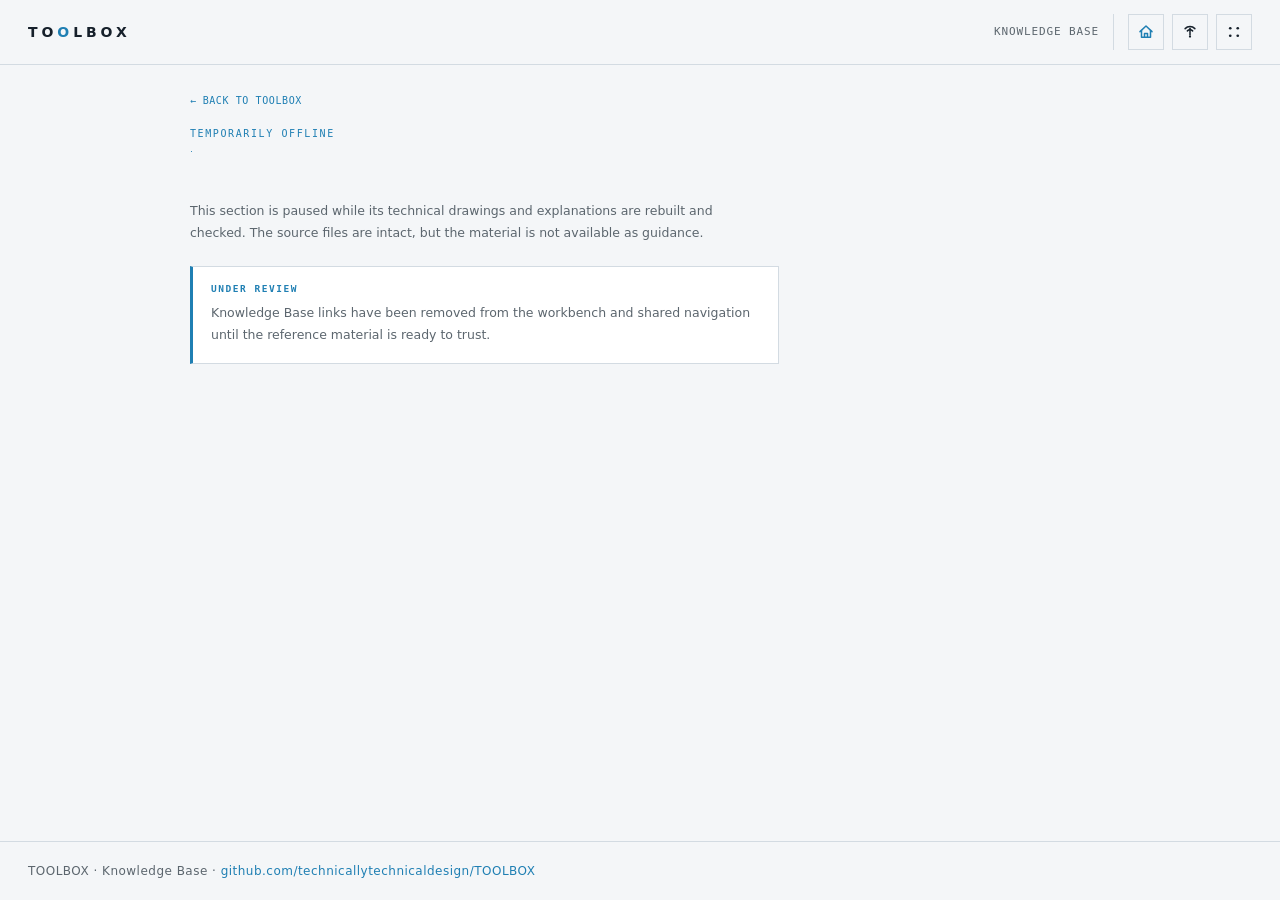
<file: kb/iso-fits.html>
<!DOCTYPE html>
<html lang="en">
<head>
<meta charset="UTF-8" />
<meta name="viewport" content="width=device-width, initial-scale=1" />
<meta name="robots" content="noindex, nofollow" />
<meta http-equiv="refresh" content="0; url=index.html" />
<meta name="description" content="How to read an ISO 286 fit designation like ⌀25 H7/g6: hole-basis vs shaft-basis, tolerance grades (IT), fundamental deviation letters, clearance/transition/interference, and the preferred fits table. A TOOLBOX knowledge-base page." />
<title>ISO Fits &amp; Tolerances — TOOLBOX Knowledge Base</title>
<link rel="icon" type="image/svg+xml" href="../assets/favicon.svg">
<link rel="preconnect" href="https://fonts.googleapis.com">
<link rel="preconnect" href="https://fonts.gstatic.com" crossorigin>
<link rel="stylesheet" href="https://fonts.googleapis.com/css2?family=Space+Grotesk:wght@400;500;700&family=Space+Mono:wght@400;700&display=swap" media="print" onload="this.media='all'">
<noscript><link rel="stylesheet" href="https://fonts.googleapis.com/css2?family=Space+Grotesk:wght@400;500;700&family=Space+Mono:wght@400;700&display=swap"></noscript>
<link rel="stylesheet" href="kb.css">
<style>
  /* The fit-type cards carry a small labelled diagram (two zones + a zero
     line), not a simple pictogram — give them far more room than the
     standard 44px glyph mark. */
  #fit-types .glyph-card .mark { width: 100%; max-width: 220px; height: auto; aspect-ratio: 160 / 140; }
</style>
<script src="../assets/theme.js"></script>
<script src="../assets/reveal.js"></script>
</head>
<body data-kb-page="fits">

<header id="app-header">
  <a class="brand" href="../index.html" aria-label="TOOLBOX home">
    <span class="mark" aria-hidden="true">
      <svg viewBox="0 0 100 100" fill="none" stroke="currentColor" stroke-width="6" stroke-linejoin="round">
        <polygon points="50,10 85,30 85,70 50,90 15,70 15,30"/>
        <circle cx="50" cy="50" r="17"/>
      </svg>
    </span>
    <span class="wordmark">TO<b>O</b>LBOX</span>
  </a>
  <div class="meta">Knowledge Base</div>
</header>

<main>
  <div class="shell">
    <a class="up-link" href="index.html"><span aria-hidden="true">&larr;</span> Knowledge Base</a>

    <div class="kb-modebar" aria-label="Knowledge Base learning mode">
      <span data-fun="Goblin study mode: clearance not guaranteed" data-boring="Reference mode: factual presentation">Goblin study mode: clearance not guaranteed</span>
      <div class="kb-modebar-actions">
        <span data-kb-progress>0 field checks survived</span>
        <button class="kb-progress-reset" type="button" data-kb-reset hidden>Reset</button>
        <button class="kb-mode-toggle" type="button" data-kb-toggle aria-pressed="false">Make it boring</button>
      </div>
    </div>

    <div class="page-head">
      <span class="kicker">Reading a drawing</span>
      <h1>ISO Fits &amp; Tolerances</h1>
      <p data-fun="How to read Ø25 H7/g6 and predict whether two parts will slide together, need persuasion, or fuse into a single inherited problem. Decode basis systems, IT grades, deviation letters and the three fit outcomes."
         data-boring="How to read a fit designation such as Ø25 H7/g6: basis systems, IT tolerance grades, fundamental deviations, clearance, transition and interference.">How to read Ø25 H7/g6 and predict whether two parts will slide together, need persuasion, or fuse into a single inherited problem. Decode basis systems, IT grades, deviation letters and the three fit outcomes.</p>
    </div>

    <aside class="goblin-guide goblin-only">
      <span class="goblin-face" aria-hidden="true"></span>
      <p><strong>Fit goblin says</strong>The capital letter is the hole. The lowercase letter is the shaft. Mix them up and the assembly becomes a very expensive percussion instrument.</p>
    </aside>

    <div class="callout">
      <span class="callout-title">Scope &amp; standard</span>
      This page follows <strong>ISO 286-1:2010</strong> and <strong>ISO 286-2:2010</strong>, the international
      system of limits and fits. The U.S. equivalent, <strong>ANSI/ASME B4.1</strong>, uses a
      related but different notation (lettered classes like RC, LC, LT, LN, FN rather than
      ISO's deviation-letter-plus-grade system) &mdash; see the comparison note under
      <a href="#preferred-fits" style="color:var(--c-accent)">Common Fit Pairings</a> if that's what
      your drawing actually calls out. Numeric values on this page are worked from the ISO 286
      tolerance-grade formula for illustration, not copied from the published tables &mdash;
      for a real design, pull exact figures from ISO 286-2 or a verified fits calculator rather than
      this page.
    </div>

    <div class="source-strip">
      <b>Reviewed 2026-09-18</b>
      <p><a href="https://www.iso.org/standard/45975.html" target="_blank" rel="noopener">ISO 286-1:2010</a> remains current after its 2026 review. <a href="https://www.iso.org/obp/ui/?_escaped_fragment_=iso%3Astd%3A54915%3Aen" target="_blank" rel="noopener">ISO 286-2:2010</a> contains the tabulated tolerance classes and limit deviations. Worked values here illustrate the system and do not replace the published tables.</p>
    </div>

    <nav class="kb-toc" aria-label="On this page">
      <span class="kb-toc-label">On this page</span>
      <a href="#anatomy">Reading a Designation</a>
      <a href="#grades">Tolerance Grades</a>
      <a href="#deviations">Deviation Letters</a>
      <a href="#fit-types">Fit Types</a>
      <a href="#preferred-fits">Common Fit Pairings</a>
      <a href="#examples">Worked Examples</a>
      <a href="#quick-reference">Quick Reference</a>
    </nav>

    <article class="kb-body">

      <!-- ============================================================ ANATOMY -->
      <section id="anatomy">
        <h2>Reading a Fit Designation</h2>
        <p class="lede">Everything about a fit is packed into one compact string. Once you
           can take it apart, every designation you meet afterwards reads the same way.</p>
        <p>A basic size is shared by both mating parts. Each part then gets its own
           <strong>tolerance class</strong>: a letter (or two) that positions the zone relative
           to the basic size, followed by a number that sets how wide the zone is. Write the
           hole's class over the shaft's &mdash; by long-standing convention the hole's class
           always comes first &mdash; and you have a complete fit.</p>

        <figure class="diagram">
          <svg viewBox="0 0 480 170" role="img" aria-label="Diameter 25, H7 over g6: diameter symbol, basic size 25, hole tolerance class H7, shaft tolerance class g6.">
            <g font-family="var(--mono)" font-size="46">
              <text x="18" y="88" fill="var(--text)">&#x2300;</text>
              <text x="58" y="88" fill="var(--text)">25</text>
              <text x="168" y="88" fill="var(--c-accent)">H</text>
              <text x="204" y="88" fill="var(--c-accent)">7</text>
              <text x="240" y="88" fill="var(--muted)">/</text>
              <text x="268" y="88" fill="var(--c-fluid)">g</text>
              <text x="304" y="88" fill="var(--c-fluid)">6</text>
            </g>
            <g font-family="var(--mono)" font-size="15" font-weight="700" text-anchor="middle">
              <circle cx="28" cy="122" r="15" fill="var(--c-accent)"/><text x="28" y="127" fill="var(--bg)">1</text>
              <circle cx="78" cy="122" r="15" fill="var(--c-accent)"/><text x="78" y="127" fill="var(--bg)">2</text>
              <circle cx="180" cy="122" r="15" fill="var(--c-accent)"/><text x="180" y="127" fill="var(--bg)">3</text>
              <circle cx="213" cy="122" r="15" fill="var(--c-accent)"/><text x="213" y="127" fill="var(--bg)">4</text>
              <circle cx="278" cy="122" r="15" fill="var(--c-accent)"/><text x="278" y="127" fill="var(--bg)">5</text>
              <circle cx="311" cy="122" r="15" fill="var(--c-accent)"/><text x="311" y="127" fill="var(--bg)">6</text>
            </g>
          </svg>
          <figcaption>Fig. 1 &mdash; A 25&nbsp;mm hole-basis sliding fit: hole class H7 over shaft class g6.</figcaption>
        </figure>
        <ol class="diagram-legend">
          <li><b>&#x2300;</b> &mdash; diameter symbol, present when the toleranced feature is round.</li>
          <li><b>25</b> &mdash; basic size, shared by both mating parts. Everything else is measured from here.</li>
          <li><b>H</b> &mdash; the hole's fundamental deviation letter. H's lower deviation is exactly zero: the hole's smallest permitted size is the basic size.</li>
          <li><b>7</b> &mdash; the hole's IT grade, setting how wide its tolerance zone is.</li>
          <li><b>g</b> &mdash; the shaft's fundamental deviation letter. g sits just below zero, giving a small guaranteed clearance.</li>
          <li><b>6</b> &mdash; the shaft's IT grade &mdash; often a step tighter than the hole's, since shafts are easier to hold to a precise size than holes are.</li>
        </ol>
        <p>This example is a <strong>hole-basis</strong> fit: the hole carries the anchor
           letter H, and the shaft is toleranced to suit it. That's the overwhelmingly common
           choice in practice &mdash; a reamer, broach or gauge cut to one fixed size produces
           an H-class hole economically, while a shaft's diameter is comparatively cheap to
           adjust on a lathe or grinder to whatever the fit needs. A <strong>shaft-basis</strong>
           system runs the same logic in reverse (an h-class shaft, with varying hole classes)
           and shows up where one piece of standard shafting has to mate with several different
           housings &mdash; see Example E under
           <a href="#examples" style="color:var(--c-accent)">Worked Examples</a>.</p>
      </section>

      <!-- ============================================================ GRADES -->
      <section id="grades">
        <h2>Tolerance Grades (IT)</h2>
        <p class="lede">The grade number is pure width. It says nothing about where the zone
           sits &mdash; only how big it is.</p>
        <p>ISO 286 defines eighteen grades, IT01 through IT18. A lower number is a tighter,
           more precise zone; a higher number is looser and cheaper to hold. The grades from
           IT5 to IT18 are generated from a single formula, so the system scales smoothly
           across every size instead of needing an arbitrary table entry for each one:</p>
        <div class="callout">
          <span class="callout-title">The generating formula</span>
          <code>i = 0.45 &times; &#8731;D + 0.001 &times; D</code> &mdash; where <code>D</code>
          is the geometric mean (in mm) of the part's size bracket, and <code>i</code> comes out
          in micrometres. Each grade is then a fixed multiple of <code>i</code>. (Grades IT01,
          IT0 and IT1&ndash;4, for very fine work like gauge blocks, use their own formulas and
          aren't covered here.)
        </div>
        <div class="kb-table-wrap">
          <table class="kb-table">
            <thead><tr><th>Grade</th><th>Width</th><th>Grade</th><th>Width</th></tr></thead>
            <tbody>
              <tr><td>IT5</td><td><code>7i</code></td><td>IT12</td><td><code>160i</code></td></tr>
              <tr><td>IT6</td><td><code>10i</code></td><td>IT13</td><td><code>250i</code></td></tr>
              <tr><td>IT7</td><td><code>16i</code></td><td>IT14</td><td><code>400i</code></td></tr>
              <tr><td>IT8</td><td><code>25i</code></td><td>IT15</td><td><code>640i</code></td></tr>
              <tr><td>IT9</td><td><code>40i</code></td><td>IT16</td><td><code>1000i</code></td></tr>
              <tr><td>IT10</td><td><code>64i</code></td><td>IT17</td><td><code>1600i</code></td></tr>
              <tr><td>IT11</td><td><code>100i</code></td><td>IT18</td><td><code>2500i</code></td></tr>
            </tbody>
          </table>
        </div>
        <p class="lede">In practice, grade selection tracks process capability: roughly IT5&ndash;IT6
           for precision-ground fits, IT7&ndash;IT9 for general machining, IT10&ndash;IT12 for
           coarser turning or drilling, and IT13 and up for cast, stamped or otherwise
           unmachined features and non-mating dimensions.</p>
      </section>

      <!-- ============================================================ DEVIATIONS -->
      <section id="deviations">
        <h2>Fundamental Deviation Letters</h2>
        <p class="lede">Where the grade sets the width, the letter sets the position &mdash;
           how far the zone sits from the basic size, and in which direction.</p>
        <p>For shafts (lowercase), the alphabet position says the direction and roughly the
           distance:</p>
        <ul>
          <li><strong>a&ndash;h</strong> &mdash; zero or negative deviation &rarr; clearance.
              <strong>h</strong> is the anchor: its upper deviation is exactly zero, so an h
              shaft's largest permitted size is the basic size itself.</li>
          <li><strong>js, j, k, m, n</strong> &mdash; deviation straddles or sits just past
              zero &rarr; transition. Depending where within its tolerance a given part lands,
              it may end up with clearance or a slight interference.</li>
          <li><strong>p&ndash;zc</strong> &mdash; positive deviation, growing through the
              alphabet &rarr; interference, from a light locational press up to a heavy shrink
              fit.</li>
        </ul>
        <p>Holes (uppercase) mirror this exactly, reflected about zero: <strong>H</strong> is
           the anchor, with its <em>lower</em> deviation at zero, so an H hole's smallest
           permitted size is the basic size. A&ndash;H run clearance-direction (looser as the
           letter moves away from H), JS/J/K/M/N transition, P&ndash;ZC interference.</p>

        <figure class="diagram">
          <svg viewBox="0 0 650 260" role="img" aria-label="Schematic diagram of shaft tolerance-zone boxes at increasing deviation letters c, f, g, h, js, k, n, u, positioned relative to a zero line at the basic size, grouped into clearance, transition and interference.">
            <g font-family="var(--mono)" font-size="11" letter-spacing="1" fill="var(--muted)" text-anchor="middle">
              <text x="190" y="30">CLEARANCE</text>
              <text x="406" y="30">TRANSITION</text>
              <text x="550" y="30">INTERFERENCE</text>
            </g>
            <line x1="20" y1="150" x2="630" y2="150" stroke="var(--text)" stroke-width="2"/>
            <text x="20" y="170" font-family="var(--mono)" font-size="11" fill="var(--muted)">0 (basic size)</text>

            <g fill="none" stroke="var(--c-accent)" stroke-width="2">
              <rect x="60" y="195" width="44" height="30"/>
              <rect x="132" y="168" width="44" height="20"/>
              <rect x="204" y="153" width="44" height="12"/>
              <rect x="276" y="150" width="44" height="14"/>
              <rect x="348" y="138" width="44" height="24"/>
              <rect x="420" y="128" width="44" height="22"/>
              <rect x="492" y="100" width="44" height="28"/>
              <rect x="564" y="55" width="44" height="30"/>
            </g>
            <g font-family="var(--mono)" font-size="14" font-weight="700" fill="var(--text)" text-anchor="middle">
              <text x="82" y="243">c</text>
              <text x="154" y="243">f</text>
              <text x="226" y="243">g</text>
              <text x="298" y="243">h</text>
              <text x="370" y="243">js</text>
              <text x="442" y="243">k</text>
              <text x="514" y="243">n</text>
              <text x="586" y="243">u</text>
            </g>
          </svg>
          <figcaption>Fig. 2 &mdash; Shaft deviation-letter positions relative to the basic size, schematic and not to scale. Hole letters mirror this about the zero line.</figcaption>
        </figure>
      </section>

      <!-- ============================================================ FIT TYPES -->
      <section id="fit-types">
        <h2>Clearance, Transition &amp; Interference</h2>
        <p class="lede">Put a hole's zone and a shaft's zone on the same zero line and their
           relative position tells you exactly what kind of fit you get.</p>

        <div class="glyph-grid">
          <div class="glyph-card">
            <span class="mark">
              <svg viewBox="0 0 160 140" role="img" aria-label="Clearance fit: shaft zone entirely below the hole zone.">
                <line x1="10" y1="70" x2="150" y2="70" stroke="var(--text)" stroke-width="2"/>
                <rect x="40" y="40" width="50" height="30" fill="none" stroke="var(--c-accent)" stroke-width="2"/>
                <text x="65" y="34" text-anchor="middle" font-family="var(--mono)" font-size="13" fill="var(--c-accent)">H</text>
                <rect x="40" y="78" width="50" height="24" fill="none" stroke="var(--c-fluid)" stroke-width="2"/>
                <text x="65" y="115" text-anchor="middle" font-family="var(--mono)" font-size="13" fill="var(--c-fluid)">g</text>
              </svg>
            </span>
            <h3>Clearance</h3>
            <p>The shaft's zone sits entirely below the hole's. Every possible pairing has a
               gap &mdash; the parts always assemble by hand.</p>
          </div>
          <div class="glyph-card">
            <span class="mark">
              <svg viewBox="0 0 160 140" role="img" aria-label="Transition fit: shaft zone overlapping the hole zone.">
                <line x1="10" y1="70" x2="150" y2="70" stroke="var(--text)" stroke-width="2"/>
                <rect x="40" y="40" width="50" height="30" fill="none" stroke="var(--c-accent)" stroke-width="2"/>
                <text x="65" y="34" text-anchor="middle" font-family="var(--mono)" font-size="13" fill="var(--c-accent)">H</text>
                <rect x="40" y="55" width="50" height="30" fill="none" stroke="var(--c-fluid)" stroke-width="2"/>
                <text x="65" y="100" text-anchor="middle" font-family="var(--mono)" font-size="13" fill="var(--c-fluid)">k</text>
              </svg>
            </span>
            <h3>Transition</h3>
            <p>The zones overlap. Depending where each part actually lands within its
               tolerance, an individual pair might clear slightly or interfere slightly.</p>
          </div>
          <div class="glyph-card">
            <span class="mark">
              <svg viewBox="0 0 160 140" role="img" aria-label="Interference fit: shaft zone entirely above the hole zone.">
                <line x1="10" y1="70" x2="150" y2="70" stroke="var(--text)" stroke-width="2"/>
                <rect x="40" y="40" width="50" height="30" fill="none" stroke="var(--c-accent)" stroke-width="2"/>
                <text x="65" y="34" text-anchor="middle" font-family="var(--mono)" font-size="13" fill="var(--c-accent)">H</text>
                <rect x="40" y="20" width="50" height="30" fill="none" stroke="var(--c-fluid)" stroke-width="2"/>
                <text x="65" y="105" text-anchor="middle" font-family="var(--mono)" font-size="13" fill="var(--c-fluid)">p</text>
              </svg>
            </span>
            <h3>Interference</h3>
            <p>The shaft's zone sits entirely above the hole's. Every possible pairing
               overlaps in material &mdash; assembly needs force, heat, or both.</p>
          </div>
        </div>
      </section>

      <!-- ============================================================ PREFERRED FITS -->
      <section id="preferred-fits">
        <h2>Common Fit Pairings</h2>
        <p class="lede">These hole-basis combinations are widely used starting points, not a universal ISO-approved shortlist. Select against function, manufacturing capability, temperature, material and your organisation's own preferred-fit practice, then verify exact limits in the governing tables.</p>

        <div class="kb-table-wrap">
          <table class="kb-table">
            <thead><tr><th>Designation</th><th>Category</th><th>Typical use</th></tr></thead>
            <tbody>
              <tr><td><code>H11/c11</code></td><td>Loose running</td><td>Wide commercial tolerance; large clearance for dirt, heat, or easy assembly.</td></tr>
              <tr><td><code>H9/d9</code></td><td>Free running</td><td>Not for accurate location; good under large temperature swings, high speed, or heavy shaft loads.</td></tr>
              <tr><td><code>H8/f7</code></td><td>Close running</td><td>Accurate running on accurate machines, moderate speeds and loads.</td></tr>
              <tr><td><code>H7/g6</code></td><td>Sliding</td><td>Accurate location; parts assemble and position freely but aren't meant to run.</td></tr>
              <tr><td><code>H7/h6</code></td><td>Locational clearance</td><td>Snug location for stationary parts, freely assembled and disassembled.</td></tr>
              <tr><td><code>H7/k6</code></td><td>Locational transition</td><td>Accurate location; a compromise between clearance and interference.</td></tr>
              <tr><td><code>H7/n6</code></td><td>Locational transition</td><td>Tighter than k6 &mdash; more accurate location, greater interference acceptable.</td></tr>
              <tr><td><code>H7/p6</code></td><td>Locational interference</td><td>Rigid, accurate location without the bore-pressure demands of a force fit.</td></tr>
              <tr><td><code>H7/s6</code></td><td>Medium drive</td><td>Ordinary steel parts, or light shrink fits &mdash; the tightest fit usually used with cast iron.</td></tr>
              <tr><td><code>H7/u6</code></td><td>Force</td><td>Highly stressed parts, or shrink fits where s6's press force would be impractical.</td></tr>
            </tbody>
          </table>
        </div>

        <div class="kb-challenge" data-challenge-id="fits-h7g6" data-correct="clearance" data-success="Correct. The g6 shaft zone stays below the H7 hole zone, so even the tightest pair has clearance." data-retry="Not quite. H starts at the basic size; g stays below it. Compare the closest possible surfaces.">
          <span class="kb-challenge-tag" data-fun="Assembly prophecy" data-boring="Knowledge check">Assembly prophecy</span>
          <h3>What outcome does H7/g6 guarantee?</h3>
          <div class="kb-answers">
            <button class="kb-answer" type="button" data-answer="clearance">Clearance</button>
            <button class="kb-answer" type="button" data-answer="transition">Transition</button>
            <button class="kb-answer" type="button" data-answer="interference">Interference</button>
          </div>
          <p class="kb-challenge-feedback" aria-live="polite"></p>
        </div>

        <p class="lede">Roughly equivalent ANSI/B4.1 class families, for a U.S. drawing that
           calls a fit out that way instead:</p>
        <div class="kb-table-wrap">
          <table class="kb-table">
            <thead><tr><th>ISO category</th><th>ANSI family</th></tr></thead>
            <tbody>
              <tr><td>Loose / free running</td><td><code>RC5&ndash;RC9</code></td></tr>
              <tr><td>Close / sliding clearance</td><td><code>RC1&ndash;RC4</code></td></tr>
              <tr><td>Locational clearance</td><td><code>LC</code></td></tr>
              <tr><td>Locational transition</td><td><code>LT</code></td></tr>
              <tr><td>Locational interference</td><td><code>LN</code></td></tr>
              <tr><td>Force / shrink</td><td><code>FN1&ndash;FN5</code></td></tr>
            </tbody>
          </table>
        </div>
      </section>

      <!-- ============================================================ WORKED EXAMPLES -->
      <section id="examples">
        <h2>Worked Examples</h2>
        <p class="lede">Decoding full designations, plus one fully worked numeric limit
           calculation.</p>

        <div class="example">
          <span class="ex-mark">
            <svg viewBox="0 0 200 60" role="img" aria-label="Diameter 25 H7 over g6">
              <text x="6" y="42" font-family="var(--mono)" font-size="30" fill="var(--text)">&#x2300;25 <tspan fill="var(--c-accent)">H7</tspan>/<tspan fill="var(--c-fluid)">g6</tspan></text>
            </svg>
          </span>
          <div>
            <p class="ex-title">A &mdash; &#x2300;25 H7/g6, Worked Numerically</p>
            <ol>
              <li><b>Grade:</b> at 25&nbsp;mm (18&ndash;30&nbsp;mm bracket, D&asymp;23.2), the grade formula gives <code>i&asymp;1.31&#956;m</code> &mdash; IT7 = <code>16i&asymp;21&#956;m</code>, IT6 = <code>10i&asymp;13&#956;m</code>.</li>
              <li><b>Hole (H7):</b> lower deviation is 0 by definition &rarr; <code>25.000&ndash;25.021</code>.</li>
              <li><b>Shaft (g6):</b> g's fundamental deviation works out to roughly <code>&minus;7&#956;m</code>, and the zone is 13&#956;m wide &rarr; <code>24.980&ndash;24.993</code>.</li>
              <li><b>Result:</b> clearance ranges from <code>0.007</code> (tightest) to <code>0.041</code> (loosest) &mdash; always positive, so this is a guaranteed clearance fit.</li>
            </ol>
          </div>
        </div>

        <div class="example">
          <span class="ex-mark">
            <svg viewBox="0 0 220 60" role="img" aria-label="Diameter 40 H11 over c11">
              <text x="6" y="42" font-family="var(--mono)" font-size="30" fill="var(--text)">&#x2300;40 <tspan fill="var(--c-accent)">H11</tspan>/<tspan fill="var(--c-fluid)">c11</tspan></text>
            </svg>
          </span>
          <div>
            <p class="ex-title">B &mdash; &#x2300;40 H11/c11</p>
            <ol>
              <li><b>Grade IT11</b> on both parts &mdash; wide, commercial-grade zones on hole and shaft alike.</li>
              <li><b>c</b> sits far into clearance territory &mdash; the largest deviation letter before the transition group starts.</li>
              <li><b>Category:</b> loose running fit &mdash; generous clearance, tolerant of dirt, heat, or minimal-precision production.</li>
            </ol>
          </div>
        </div>

        <div class="example">
          <span class="ex-mark">
            <svg viewBox="0 0 200 60" role="img" aria-label="Diameter 12 H7 over k6">
              <text x="6" y="42" font-family="var(--mono)" font-size="30" fill="var(--text)">&#x2300;12 <tspan fill="var(--c-accent)">H7</tspan>/<tspan fill="var(--c-fluid)">k6</tspan></text>
            </svg>
          </span>
          <div>
            <p class="ex-title">C &mdash; &#x2300;12 H7/k6</p>
            <ol>
              <li><b>k</b> is a transition letter &mdash; its zone sits just past zero, overlapping the hole's.</li>
              <li><b>Category:</b> locational transition. Depending on where each part actually lands, an individual assembly might have a whisper of clearance or a whisper of interference.</li>
              <li><b>Use:</b> accurate location that's still meant to be dismantled occasionally &mdash; a located bushing or a bearing housing, for instance.</li>
            </ol>
          </div>
        </div>

        <div class="example">
          <span class="ex-mark">
            <svg viewBox="0 0 200 60" role="img" aria-label="Diameter 60 H7 over u6">
              <text x="6" y="42" font-family="var(--mono)" font-size="30" fill="var(--text)">&#x2300;60 <tspan fill="var(--c-accent)">H7</tspan>/<tspan fill="var(--c-fluid)">u6</tspan></text>
            </svg>
          </span>
          <div>
            <p class="ex-title">D &mdash; &#x2300;60 H7/u6</p>
            <ol>
              <li><b>u</b> is deep in interference territory &mdash; its zone sits entirely above the hole's.</li>
              <li><b>Category:</b> force fit. Every possible pairing interferes; assembly needs a press, heat to expand the hole, or both.</li>
              <li><b>Use:</b> parts meant to behave as one piece once assembled &mdash; a gear hub shrunk onto a shaft.</li>
            </ol>
          </div>
        </div>

        <div class="example">
          <span class="ex-mark">
            <svg viewBox="0 0 200 60" role="img" aria-label="Diameter 30 K7 over h6">
              <text x="6" y="42" font-family="var(--mono)" font-size="30" fill="var(--text)">&#x2300;30 <tspan fill="var(--c-accent)">K7</tspan>/<tspan fill="var(--c-fluid)">h6</tspan></text>
            </svg>
          </span>
          <div>
            <p class="ex-title">E &mdash; &#x2300;30 K7/h6, Shaft-Basis</p>
            <ol>
              <li><b>h</b> is the anchor letter, but here it's on the <em>shaft</em> &mdash; this is a shaft-basis fit, the reverse of every example above.</li>
              <li><b>K</b>, a transition-family hole letter, is toleranced to suit the fixed shaft rather than the other way around.</li>
              <li><b>Why:</b> a common scenario is one length of precision shafting (held to h6 everywhere) mating with several different housings bored to different classes &mdash; cheaper than re-holding the shaft for each one.</li>
            </ol>
          </div>
        </div>
      </section>

      <!-- ============================================================ QUICK REFERENCE -->
      <section id="quick-reference">
        <h2>Quick Reference</h2>
        <p class="lede">The notation, decoded in one line each.</p>
        <div class="kb-table-wrap">
          <table class="kb-table">
            <thead><tr><th>Element</th><th>Reads as</th></tr></thead>
            <tbody>
              <tr><td><code>&#x2300;</code></td><td>Diameter symbol &mdash; the toleranced feature is round.</td></tr>
              <tr><td>Uppercase letter</td><td>Hole tolerance class (e.g. <code>H</code>).</td></tr>
              <tr><td>Lowercase letter</td><td>Shaft tolerance class (e.g. <code>g</code>).</td></tr>
              <tr><td>a&ndash;h / A&ndash;H</td><td>Clearance direction; h/H is the zero-deviation anchor.</td></tr>
              <tr><td>js&ndash;n / JS&ndash;N</td><td>Transition &mdash; zone straddles or sits just past zero.</td></tr>
              <tr><td>p&ndash;zc / P&ndash;ZC</td><td>Interference, growing through the alphabet.</td></tr>
              <tr><td>Number after the letter</td><td>IT grade &mdash; the zone's width. Lower = tighter.</td></tr>
              <tr><td><code>Hole/Shaft</code></td><td>Hole class always written first, over the shaft class.</td></tr>
            </tbody>
          </table>
        </div>
        <p class="lede">For ten common starting points, see
           <a href="#preferred-fits" style="color:var(--c-accent)">Common Fit Pairings</a> above.</p>
      </section>

    </article>
  </div>
</main>

<footer>
  TOOLBOX &middot; Knowledge Base &middot; <a href="https://github.com/technicallytechnicaldesign/TOOLBOX">github.com/technicallytechnicaldesign/TOOLBOX</a>
</footer>
<script src="kb.js?v=20260918-goblin"></script>
<script src="../assets/menu.js?v=20260927-radio15"></script>
</body>
</html>
</file>
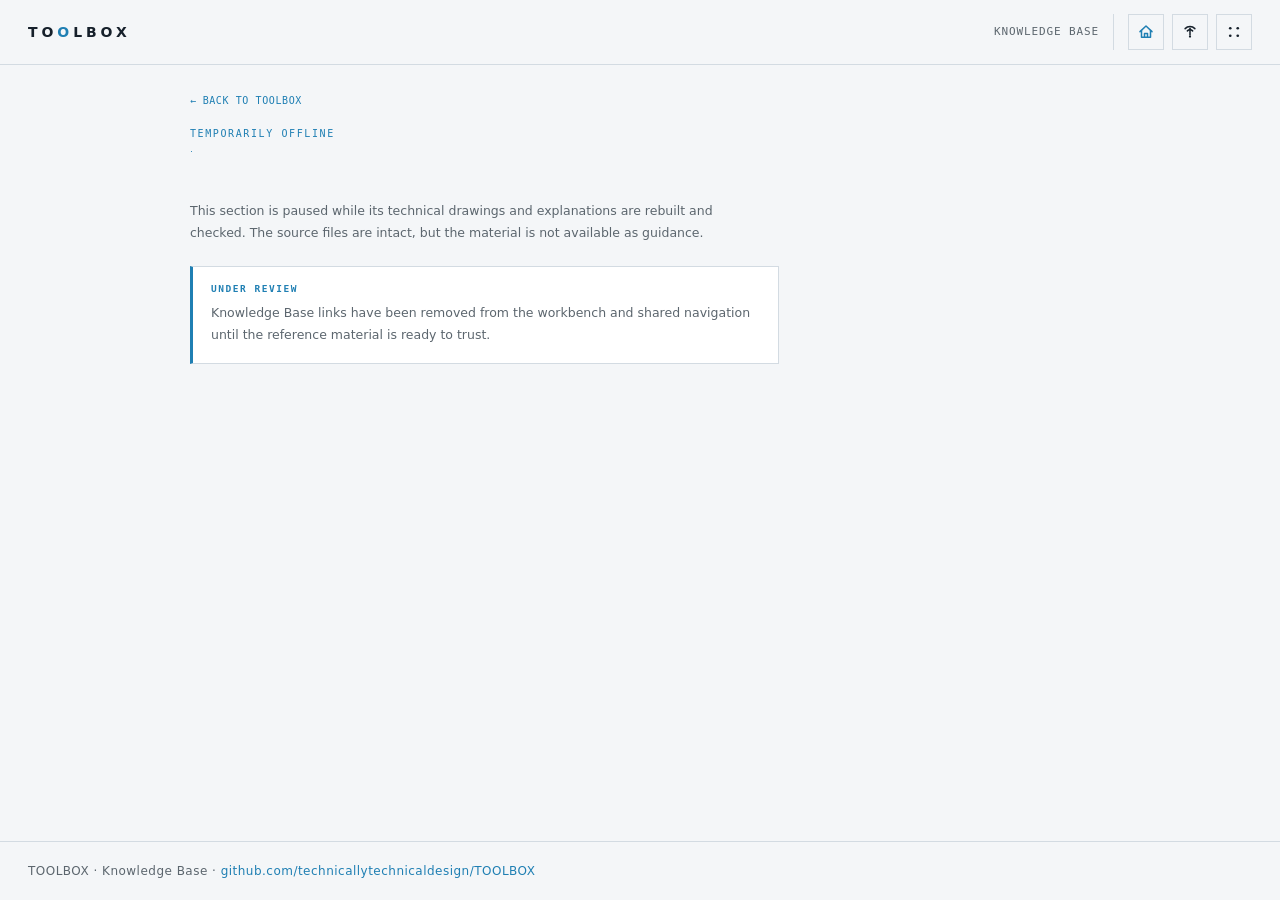
<file: kb/welding-symbols.html>
<!DOCTYPE html>
<html lang="en">
<head>
<meta charset="UTF-8" />
<meta name="viewport" content="width=device-width, initial-scale=1" />
<meta name="robots" content="noindex, nofollow" />
<meta http-equiv="refresh" content="0; url=index.html" />
<meta name="description" content="How to read an AWS A2.4 welding symbol: reference line, arrow &amp; other side, tail, the basic weld glyphs, sizing and supplementary marks, with worked examples. A TOOLBOX knowledge-base page." />
<title>Welding Symbols — TOOLBOX Knowledge Base</title>
<link rel="icon" type="image/svg+xml" href="../assets/favicon.svg">
<link rel="preconnect" href="https://fonts.googleapis.com">
<link rel="preconnect" href="https://fonts.gstatic.com" crossorigin>
<link rel="stylesheet" href="https://fonts.googleapis.com/css2?family=Space+Grotesk:wght@400;500;700&family=Space+Mono:wght@400;700&display=swap" media="print" onload="this.media='all'">
<noscript><link rel="stylesheet" href="https://fonts.googleapis.com/css2?family=Space+Grotesk:wght@400;500;700&family=Space+Mono:wght@400;700&display=swap"></noscript>
<link rel="stylesheet" href="kb.css">
<script src="../assets/theme.js"></script>
<script src="../assets/reveal.js"></script>
</head>
<body data-kb-page="welding">

<!-- =================================================================
     Reusable glyph library. Every weld-symbol mark is authored once
     here as a <symbol> (viewBox 0 0 44 44, an implied reference line
     running under local y=34, shape extending upward toward y=16 —
     i.e. drawn as it reads ABOVE the reference line / "other side").
     Card grids and the reference table use <use> at 1:1. Diagrams
     that need a mark BELOW the line (arrow side) wrap the same <use>
     in a translate+scale(1,-1) pair that mirrors it about the line
     while leaving the on-line anchor point fixed — see the anatomy
     and worked-example diagrams below.
     ================================================================= -->
<svg style="position:absolute;width:0;height:0;overflow:hidden" aria-hidden="true">
  <symbol id="wsym-fillet" viewBox="0 0 44 44">
    <polygon points="14,16 14,34 32,34" fill="none" stroke="currentColor" stroke-width="2.4" stroke-linejoin="round"/>
  </symbol>
  <symbol id="wsym-square" viewBox="0 0 44 44">
    <line x1="16" y1="16" x2="16" y2="34" stroke="currentColor" stroke-width="2.4"/>
    <line x1="28" y1="16" x2="28" y2="34" stroke="currentColor" stroke-width="2.4"/>
  </symbol>
  <symbol id="wsym-vgroove" viewBox="0 0 44 44">
    <polyline points="12,16 22,34 32,16" fill="none" stroke="currentColor" stroke-width="2.4" stroke-linejoin="round" stroke-linecap="round"/>
  </symbol>
  <symbol id="wsym-bevel" viewBox="0 0 44 44">
    <polyline points="14,16 14,34 32,16" fill="none" stroke="currentColor" stroke-width="2.4" stroke-linejoin="round" stroke-linecap="round"/>
  </symbol>
  <symbol id="wsym-ugroove" viewBox="0 0 44 44">
    <path d="M14,16 L14,26 A8,8 0 0 0 30,26 L30,16" fill="none" stroke="currentColor" stroke-width="2.4" stroke-linecap="round"/>
  </symbol>
  <symbol id="wsym-jgroove" viewBox="0 0 44 44">
    <path d="M16,16 L16,28 A6,6 0 0 1 22,34 L30,34" fill="none" stroke="currentColor" stroke-width="2.4" stroke-linecap="round" stroke-linejoin="round"/>
  </symbol>
  <symbol id="wsym-flarev" viewBox="0 0 44 44">
    <path d="M12,16 Q19,28 22,34 Q25,28 32,16" fill="none" stroke="currentColor" stroke-width="2.4" stroke-linecap="round"/>
  </symbol>
  <symbol id="wsym-flarebevel" viewBox="0 0 44 44">
    <path d="M14,16 L14,34 Q30,30 32,16" fill="none" stroke="currentColor" stroke-width="2.4" stroke-linecap="round"/>
  </symbol>
  <symbol id="wsym-plugslot" viewBox="0 0 44 44">
    <rect x="14" y="18" width="16" height="16" fill="none" stroke="currentColor" stroke-width="2.4"/>
  </symbol>
  <symbol id="wsym-spot" viewBox="0 0 44 44">
    <circle cx="22" cy="26" r="9" fill="none" stroke="currentColor" stroke-width="2.4"/>
  </symbol>
  <symbol id="wsym-seam" viewBox="0 0 44 44">
    <line x1="12" y1="22" x2="32" y2="22" stroke="currentColor" stroke-width="2.4" stroke-linecap="round"/>
    <line x1="12" y1="30" x2="32" y2="30" stroke="currentColor" stroke-width="2.4" stroke-linecap="round"/>
  </symbol>
  <symbol id="wsym-backing" viewBox="0 0 44 44">
    <rect x="12" y="29" width="20" height="5" fill="currentColor" stroke="none"/>
  </symbol>
  <symbol id="wsym-surfacing" viewBox="0 0 44 44">
    <line x1="12" y1="22" x2="32" y2="22" stroke="currentColor" stroke-width="2.4" stroke-linecap="round"/>
    <line x1="12" y1="28" x2="32" y2="28" stroke="currentColor" stroke-width="2.4" stroke-linecap="round"/>
    <line x1="12" y1="34" x2="32" y2="34" stroke="currentColor" stroke-width="2.4" stroke-linecap="round"/>
  </symbol>
  <symbol id="wsym-meltthrough" viewBox="0 0 44 44">
    <path d="M12,34 A10,10 0 0 1 32,34 Z" fill="currentColor" stroke="currentColor" stroke-width="1.5" stroke-linejoin="round"/>
  </symbol>
  <symbol id="wsym-allaround" viewBox="0 0 44 44">
    <circle cx="22" cy="22" r="10" fill="none" stroke="currentColor" stroke-width="2.4"/>
  </symbol>
  <symbol id="wsym-fieldweld" viewBox="0 0 44 44">
    <line x1="14" y1="8" x2="14" y2="36" stroke="currentColor" stroke-width="2.4" stroke-linecap="round"/>
    <polygon points="16,10 30,16 16,22" fill="currentColor" stroke="none"/>
  </symbol>
  <symbol id="wsym-contour-flush" viewBox="0 0 44 44">
    <line x1="12" y1="24" x2="32" y2="24" stroke="currentColor" stroke-width="2.4" stroke-linecap="round"/>
  </symbol>
  <symbol id="wsym-contour-convex" viewBox="0 0 44 44">
    <path d="M12,28 Q22,16 32,28" fill="none" stroke="currentColor" stroke-width="2.4" stroke-linecap="round"/>
  </symbol>
  <symbol id="wsym-contour-concave" viewBox="0 0 44 44">
    <path d="M12,18 Q22,30 32,18" fill="none" stroke="currentColor" stroke-width="2.4" stroke-linecap="round"/>
  </symbol>
</svg>

<header id="app-header">
  <a class="brand" href="../index.html" aria-label="TOOLBOX home">
    <span class="mark" aria-hidden="true">
      <svg viewBox="0 0 100 100" fill="none" stroke="currentColor" stroke-width="6" stroke-linejoin="round">
        <polygon points="50,10 85,30 85,70 50,90 15,70 15,30"/>
        <circle cx="50" cy="50" r="17"/>
      </svg>
    </span>
    <span class="wordmark">TO<b>O</b>LBOX</span>
  </a>
  <div class="meta">Knowledge Base</div>
</header>

<main>
  <div class="shell">
    <a class="up-link" href="index.html"><span aria-hidden="true">&larr;</span> Knowledge Base</a>

    <div class="kb-modebar" aria-label="Knowledge Base learning mode">
      <span data-fun="Goblin study mode: hot metal, tiny hieroglyphs" data-boring="Reference mode: factual presentation">Goblin study mode: hot metal, tiny hieroglyphs</span>
      <div class="kb-modebar-actions">
        <span data-kb-progress>0 field checks survived</span>
        <button class="kb-progress-reset" type="button" data-kb-reset hidden>Reset</button>
        <button class="kb-mode-toggle" type="button" data-kb-toggle aria-pressed="false">Make it boring</button>
      </div>
    </div>

    <div class="page-head">
      <span class="kicker">Reading a drawing</span>
      <h1>Welding Symbols</h1>
      <p data-fun="A reference line, one arrow and several tiny marks decide where the hot metal goes. Decode side, weld type, size, length, contour and finish before the shop interprets your intentions through interpretive dance."
         data-boring="How an AWS A2.4 welding symbol is structured: arrow side and other side, basic weld symbols, dimensions, supplementary symbols, contour, finish and complete worked callouts.">A reference line, one arrow and several tiny marks decide where the hot metal goes. Decode side, weld type, size, length, contour and finish before the shop interprets your intentions through interpretive dance.</p>
    </div>

    <aside class="goblin-guide goblin-only">
      <span class="goblin-face" aria-hidden="true"></span>
      <p><strong>Weld goblin says</strong>Below the reference line means arrow side. Above means other side. Put the triangle in the wrong neighbourhood and somebody has to grind your confidence flush.</p>
    </aside>

    <div class="callout">
      <span class="callout-title">Scope &amp; standard</span>
      This page follows <strong>AWS A2.4:2020</strong>, the U.S. structural/general
      welding-symbol standard &mdash; for structure and terminology, with the occasional
      note on where <strong>ISO 2553</strong> (the international counterpart) differs. The
      marks below are simplified teaching pictograms, not typographically exact
      reproductions of the standard's figures. For contract drawings, WPS work, or anything
      code-governed, read the current edition of the governing standard itself &mdash; and
      put its name and edition on the drawing (see the
      <a href="../checklists/weldment.html" style="color:var(--c-accent)">Weldment Review</a>
      checklist for the rest of that list).
    </div>

    <div class="source-strip">
      <b>Reviewed 2026-09-18</b>
      <p>Current-edition check: <a href="https://pubs.aws.org/p/1999/a242020-standard-symbols-for-welding-brazing-and-nondestructive-examination" target="_blank" rel="noopener">AWS A2.4:2020</a> and <a href="https://www.iso.org/standard/72740.html" target="_blank" rel="noopener">ISO 2553:2019</a>. These diagrams are teaching aids. The governing standard, drawing, code and WPS control production work.</p>
    </div>

    <nav class="kb-toc" aria-label="On this page">
      <span class="kb-toc-label">On this page</span>
      <a href="#anatomy">Anatomy</a>
      <a href="#placement">Arrow / Other Side</a>
      <a href="#basic-symbols">Basic Symbols</a>
      <a href="#dimensions">Sizing &amp; Pitch</a>
      <a href="#supplementary">Supplementary</a>
      <a href="#finish">Contour &amp; Finish</a>
      <a href="#examples">Worked Examples</a>
      <a href="#quick-reference">Quick Reference</a>
    </nav>

    <article class="kb-body">

      <!-- ============================================================ ANATOMY -->
      <section id="anatomy">
        <h2>Anatomy of a Welding Symbol</h2>
        <p class="lede">Every part of the symbol has a fixed job and a fixed address. Learn the
           layout once and every callout you meet afterwards reads the same way.</p>
        <p>The whole thing is built on a horizontal <strong>reference line</strong>. An
           <strong>arrow</strong> leans off one end and touches the joint being welded. Marks
           riding the line say what kind of weld and how big; whether a mark sits above or
           below the line says which side of the joint it belongs to. A <strong>tail</strong>
           &mdash; a short fork at the line's far end &mdash; carries anything that doesn't fit
           on the line itself: welding process, a spec, a note. No tail is drawn at all when
           there's nothing to put in it.</p>

        <figure class="diagram">
          <svg viewBox="0 0 760 195" role="img" aria-label="A labelled welding symbol: arrow pointing at a joint, reference line, a fillet weld mark below the line, size and length numbers, and a tail carrying a process note.">
            <!-- joint cross-section (simple tee) -->
            <rect x="90" y="40" width="14" height="130" fill="none" stroke="var(--text)" stroke-width="2"/>
            <rect x="90" y="156" width="110" height="14" fill="none" stroke="var(--text)" stroke-width="2"/>
            <polygon points="104,156 118,156 104,142" fill="var(--c-accent)" opacity="0.85"/>

            <!-- arrow -->
            <path d="M300,86 L128,146" fill="none" stroke="var(--text)" stroke-width="2"/>
            <polygon points="128,146 141,141 135,153" fill="var(--text)"/>

            <!-- reference line + tail -->
            <line x1="300" y1="86" x2="620" y2="86" stroke="var(--text)" stroke-width="2"/>
            <path d="M620,86 L648,76 M620,86 L648,96" fill="none" stroke="var(--text)" stroke-width="2"/>
            <text x="656" y="90" font-family="var(--mono)" font-size="13" fill="var(--muted)">GMAW</text>

            <!-- weld symbol: fillet, arrow side (mirrored below the line) -->
            <g transform="translate(0,172) scale(1,-1)">
              <use href="#wsym-fillet" x="286" y="52" width="44" height="44" color="var(--c-accent)"/>
            </g>
            <text x="272" y="80" text-anchor="end" font-family="var(--mono)" font-size="14" fill="var(--text)">1/4</text>
            <text x="316" y="80" font-family="var(--mono)" font-size="14" fill="var(--text)">3-6</text>

            <!-- callout badges -->
            <g font-family="var(--mono)" font-size="11" font-weight="700" text-anchor="middle">
              <circle cx="104" cy="150" r="10" fill="var(--c-accent)"/><text x="104" y="154" fill="var(--bg)">1</text>
              <circle cx="210" cy="116" r="10" fill="var(--c-accent)"/><text x="210" y="120" fill="var(--bg)">2</text>
              <circle cx="470" cy="86" r="10" fill="var(--c-accent)"/><text x="470" y="90" fill="var(--bg)">3</text>
              <circle cx="320" cy="108" r="10" fill="var(--c-accent)"/><text x="320" y="112" fill="var(--bg)">4</text>
              <circle cx="228" cy="80" r="10" fill="var(--c-accent)"/><text x="228" y="84" fill="var(--bg)">5</text>
              <circle cx="368" cy="80" r="10" fill="var(--c-accent)"/><text x="368" y="84" fill="var(--bg)">6</text>
              <circle cx="648" cy="66" r="10" fill="var(--c-accent)"/><text x="648" y="70" fill="var(--bg)">7</text>
            </g>
          </svg>
          <figcaption>Fig. 1 &mdash; A complete symbol calling a 1/4&Prime; intermittent fillet weld, 3&Prime; long on 6&Prime; centres, arrow side, process GMAW.</figcaption>
        </figure>
        <ol class="diagram-legend">
          <li><b>Joint</b> &mdash; the actual parts being welded. The arrow touches it; everything else is annotation.</li>
          <li><b>Arrow</b> &mdash; connects the reference line to the joint. Its far end can bend or point to a specific member when it matters which one.</li>
          <li><b>Reference line</b> &mdash; the spine every other mark attaches to.</li>
          <li><b>Weld symbol, arrow side</b> &mdash; below the line. A mark above the line would call the weld on the other side instead &mdash; see the next section.</li>
          <li><b>Size</b> &mdash; leg length, groove depth, or diameter, written to the left of the weld symbol.</li>
          <li><b>Length &amp; pitch</b> &mdash; written to the right; a dash-separated pair means intermittent (length&ndash;pitch).</li>
          <li><b>Tail</b> &mdash; process, spec or note. Omitted entirely when empty.</li>
        </ol>
        <p class="lede">Weld-all-around and field-weld marks also live right at the arrow/line
           junction when they're used &mdash; they're introduced on their own in
           <a href="#supplementary" style="color:var(--c-accent)">Supplementary Symbols</a> so
           this base diagram stays readable.</p>
      </section>

      <div class="kb-challenge" data-challenge-id="weld-arrow-side" data-correct="below" data-success="Correct. Below the reference line is arrow side in the AWS system." data-retry="Try again. Follow the arrow to the joint, then read the symbol's position relative to the reference line.">
        <span class="kb-challenge-tag" data-fun="Hot-metal pop quiz" data-boring="Knowledge check">Hot-metal pop quiz</span>
        <h3>Where is an arrow-side weld symbol placed?</h3>
        <div class="kb-answers">
          <button class="kb-answer" type="button" data-answer="above">Above the line</button>
          <button class="kb-answer" type="button" data-answer="below">Below the line</button>
          <button class="kb-answer" type="button" data-answer="tail">Inside the tail</button>
        </div>
        <p class="kb-challenge-feedback" aria-live="polite"></p>
      </div>

      <!-- ============================================================ PLACEMENT -->
      <section id="placement">
        <h2>Arrow Side vs. Other Side</h2>
        <p class="lede">This is the rule the rest of the symbol depends on, and the one that
           trips people up first.</p>
        <p><strong>Below the reference line</strong> = the weld is on the <strong>arrow
           side</strong> &mdash; the same side of the joint the arrowhead touches.
           <strong>Above the reference line</strong> = the weld is on the <strong>other
           side</strong> &mdash; the side opposite the arrow, which may be facing away from you
           in the view you're looking at. A mark on both sides of the line means the joint is
           welded on both sides.</p>

        <div class="placement-pair">
          <div class="placement-panel">
            <h4>Below the line &mdash; arrow side</h4>
            <svg viewBox="0 0 260 150" role="img" aria-label="Fillet weld symbol below the reference line, meaning the weld is on the arrow side of the joint.">
              <path d="M40,60 L40,110 L110,110" fill="none" stroke="var(--text)" stroke-width="3"/>
              <polygon points="40,110 52,110 40,98" fill="var(--c-accent)" opacity="0.85"/>
              <path d="M170,40 L58,96" fill="none" stroke="var(--text)" stroke-width="2"/>
              <polygon points="58,96 71,91 66,103" fill="var(--text)"/>
              <line x1="170" y1="40" x2="250" y2="40" stroke="var(--text)" stroke-width="2"/>
              <g transform="translate(0,80) scale(1,-1)">
                <use href="#wsym-fillet" x="162" y="20" width="26" height="26" color="var(--c-accent)"/>
              </g>
            </svg>
            <p>Symbol hangs below the line &rarr; weld goes where the arrowhead points.</p>
          </div>
          <div class="placement-panel">
            <h4>Above the line &mdash; other side</h4>
            <svg viewBox="0 0 260 150" role="img" aria-label="Fillet weld symbol above the reference line, meaning the weld is on the side opposite the arrow.">
              <path d="M40,60 L40,110 L110,110" fill="none" stroke="var(--text)" stroke-width="3"/>
              <polygon points="40,110 52,110 40,98" fill="var(--c-accent)" opacity="0.85"/>
              <path d="M170,40 L58,96" fill="none" stroke="var(--text)" stroke-width="2"/>
              <polygon points="58,96 71,91 66,103" fill="var(--text)"/>
              <line x1="170" y1="40" x2="250" y2="40" stroke="var(--text)" stroke-width="2"/>
              <use href="#wsym-fillet" x="162" y="20" width="26" height="26" color="var(--c-accent)"/>
            </svg>
            <p>Symbol sits above the line &rarr; weld goes on the far side, opposite the arrow.</p>
          </div>
        </div>

        <p>Two more placement rules ride along with this one. A mark drawn <strong>centred
           on</strong> (straddling) the reference line, rather than above or below it, is used
           for weld types that don't have an arrow-side/other-side distinction to begin with
           &mdash; spot, seam and projection welds are the common case, since the parts are
           simply squeezed together rather than joined from one particular face. And on a joint
           like a T or a lap, the two possible weld locations can look identical in a single
           view &mdash; there's often no other cue in the drawing to tell them apart. Arrow
           side / other side placement is the symbol's way of resolving that, not a formality.
           ISO 2553 uses the same above/below logic, so once you know which standard's tail
           conventions and finish letters you're reading, the placement rule itself doesn't
           change underneath you.</p>
      </section>

      <!-- ============================================================ BASIC SYMBOLS -->
      <section id="basic-symbols">
        <h2>Basic Weld Symbols</h2>
        <p class="lede">The mark says what kind of weld. Each one below is drawn in its
           canonical orientation &mdash; sitting above an implied reference line running under
           its bottom edge &mdash; the same shape flips below the line for an arrow-side call,
           as in the examples further down.</p>

        <div class="glyph-grid">
          <div class="glyph-card">
            <span class="mark"><svg viewBox="0 0 44 44"><use href="#wsym-fillet"/></svg></span>
            <h3>Fillet</h3>
            <p>The workhorse: two members meeting at roughly a right angle, weld metal filling
               the inside corner. Sized by leg length unless the drawing says otherwise.</p>
          </div>
          <div class="glyph-card">
            <span class="mark"><svg viewBox="0 0 44 44"><use href="#wsym-square"/></svg></span>
            <h3>Square Groove</h3>
            <p>Both edges left square, butted together over a root opening. Thin material,
               single or double-sided pass.</p>
          </div>
          <div class="glyph-card">
            <span class="mark"><svg viewBox="0 0 44 44"><use href="#wsym-vgroove"/></svg></span>
            <h3>V-Groove</h3>
            <p>Both edges bevelled to form a V. The default full-penetration groove for plate
               too thick to fuse through from a square edge.</p>
          </div>
          <div class="glyph-card">
            <span class="mark"><svg viewBox="0 0 44 44"><use href="#wsym-bevel"/></svg></span>
            <h3>Bevel Groove</h3>
            <p>Only one member is bevelled; the other stays square &mdash; common where one
               side can't be chamfered, like a machined face or a casting.</p>
          </div>
          <div class="glyph-card">
            <span class="mark"><svg viewBox="0 0 44 44"><use href="#wsym-ugroove"/></svg></span>
            <h3>U-Groove</h3>
            <p>Both edges gouged to a rounded profile. Less filler metal than a V for the same
               thickness, at the cost of more prep.</p>
          </div>
          <div class="glyph-card">
            <span class="mark"><svg viewBox="0 0 44 44"><use href="#wsym-jgroove"/></svg></span>
            <h3>J-Groove</h3>
            <p>One member gouged round, the other left square &mdash; the U-groove's
               bevel-groove counterpart.</p>
          </div>
          <div class="glyph-card">
            <span class="mark"><svg viewBox="0 0 44 44"><use href="#wsym-flarev"/></svg></span>
            <h3>Flare-V Groove</h3>
            <p>Between two members whose own curvature forms the groove &mdash; two round bars
               laid together, for instance. No machining of the edge itself.</p>
          </div>
          <div class="glyph-card">
            <span class="mark"><svg viewBox="0 0 44 44"><use href="#wsym-flarebevel"/></svg></span>
            <h3>Flare-Bevel Groove</h3>
            <p>One flat member against one curved member &mdash; a bar against a plate, a pipe
               into a flat face.</p>
          </div>
          <div class="glyph-card">
            <span class="mark"><svg viewBox="0 0 44 44"><use href="#wsym-plugslot"/></svg></span>
            <h3>Plug / Slot</h3>
            <p>A hole in the top member &mdash; round for plug, elongated for slot &mdash;
               filled with weld metal down to the member below.</p>
          </div>
          <div class="glyph-card">
            <span class="mark"><svg viewBox="0 0 44 44"><use href="#wsym-spot"/></svg></span>
            <h3>Spot / Projection</h3>
            <p>A fused nugget through overlapped sheet, no continuous seam. Resistance spot
               welding's symbol; also covers projection welding.</p>
          </div>
          <div class="glyph-card">
            <span class="mark"><svg viewBox="0 0 44 44"><use href="#wsym-seam"/></svg></span>
            <h3>Seam</h3>
            <p>A continuous resistance weld along overlapped sheet. It uses its own seam symbol; width, length and pitch define the required weld.</p>
          </div>
          <div class="glyph-card">
            <span class="mark"><svg viewBox="0 0 44 44"><use href="#wsym-backing"/></svg></span>
            <h3>Backing</h3>
            <p>A bar, strip or pass of weld metal on the back of a groove weld, placed before
               welding to support and contain the root pass.</p>
          </div>
          <div class="glyph-card">
            <span class="mark"><svg viewBox="0 0 44 44"><use href="#wsym-surfacing"/></svg></span>
            <h3>Surfacing</h3>
            <p>Weld metal built up on a surface rather than joining two parts &mdash;
               hardfacing, cladding, or dimensional build-up on a worn part.</p>
          </div>
        </div>

        <p class="lede">A few less common members of the family aren't diagrammed here:
           <strong>edge</strong> and <strong>corner-flange</strong> welds have their own
           symbols in A2.4 for formed sheet-metal edges, and <strong>scarf</strong> joints
           (mostly brazing) have theirs. Rare enough outside sheet-metal and specialty work
           that they're better looked up in the standard when you actually hit one.</p>
      </section>

      <!-- ============================================================ DIMENSIONS -->
      <section id="dimensions">
        <h2>Sizing, Length &amp; Pitch</h2>
        <p class="lede">The weld symbol says what kind of weld. Everything positioned around it
           says how big and how often &mdash; and each value has a fixed address, because a
           number on the wrong side of the symbol changes what's specified.</p>

        <div class="kb-table-wrap">
          <table class="kb-table">
            <thead>
              <tr><th>Value</th><th>Where it's written</th><th>Reads as</th></tr>
            </thead>
            <tbody>
              <tr><td><code>Size</code></td><td>Left of the weld symbol</td><td>Fillet leg length, groove depth, or plug/slot width</td></tr>
              <tr><td><code>Groove angle</code></td><td>Nested at the mouth of the groove symbol</td><td>Included angle between the prepared faces</td></tr>
              <tr><td><code>Root opening</code></td><td>At the root (point) of the groove symbol</td><td>Gap left between the faces before welding</td></tr>
              <tr><td><code>Length</code></td><td>Right of the weld symbol</td><td>Length of a single weld or weld segment</td></tr>
              <tr><td><code>Pitch</code></td><td>Right of the length, separated by a dash</td><td>Centre-to-centre spacing for an intermittent weld, e.g. <code>2-4</code> = 2&Prime; welds on 4&Prime; centres</td></tr>
              <tr><td><code>Number of welds</code></td><td>In parentheses, right of the symbol</td><td>Count of spot, plug, or projection welds &mdash; e.g. <code>(5)</code></td></tr>
            </tbody>
          </table>
        </div>
        <p class="lede">Exact typography for edge cases &mdash; stacked dimensions, unusual
           combinations &mdash; is worth checking against A2.4's own placement figures rather
           than guessing from the pattern above.</p>
      </section>

      <!-- ============================================================ SUPPLEMENTARY -->
      <section id="supplementary">
        <h2>Supplementary Symbols</h2>
        <p class="lede">Marks that modify a weld symbol rather than naming a weld type. They sit
           right at the arrow/reference-line junction (weld-all-around, field weld) or ride
           alongside the weld symbol itself (melt-through).</p>

        <div class="glyph-grid">
          <div class="glyph-card">
            <span class="mark"><svg viewBox="0 0 44 44"><use href="#wsym-allaround"/></svg></span>
            <h3>Weld All Around</h3>
            <p>A circle at the arrow/reference-line junction: the weld runs all the way around
               the joint, not just where the arrow points.</p>
          </div>
          <div class="glyph-card">
            <span class="mark"><svg viewBox="0 0 44 44"><use href="#wsym-fieldweld"/></svg></span>
            <h3>Field Weld</h3>
            <p>A filled flag at the junction: this weld is made at the installation site, not in
               the shop &mdash; useful for sequencing and for costing site labour separately.</p>
          </div>
          <div class="glyph-card">
            <span class="mark"><svg viewBox="0 0 44 44"><use href="#wsym-meltthrough"/></svg></span>
            <h3>Melt-Through</h3>
            <p>A filled dome placed on the side opposite a groove weld, calling for visible and controlled root reinforcement.</p>
          </div>
        </div>
        <p class="lede">A consumable insert (a filler ring left in the root of a groove weld) is
           normally called out by note or in the tail rather than by a distinct glyph on most
           shop drawings &mdash; worth confirming against the standard if you're drafting one
           from scratch.</p>
      </section>

      <!-- ============================================================ FINISH -->
      <section id="finish">
        <h2>Contour &amp; Finish</h2>
        <p class="lede">Contour describes the final profile of the weld face; the finish letter
           beside it says how that profile gets there. They are placed with the weld symbol they modify.</p>

        <div class="glyph-grid">
          <div class="glyph-card">
            <span class="mark"><svg viewBox="0 0 44 44"><use href="#wsym-contour-flush"/></svg></span>
            <h3>Flush</h3>
            <p>A straight line: the weld face is dressed level with the surrounding surface.</p>
          </div>
          <div class="glyph-card">
            <span class="mark"><svg viewBox="0 0 44 44"><use href="#wsym-contour-convex"/></svg></span>
            <h3>Convex</h3>
            <p>An outward arc: the weld face bulges above the surrounding surface.</p>
          </div>
          <div class="glyph-card">
            <span class="mark"><svg viewBox="0 0 44 44"><use href="#wsym-contour-concave"/></svg></span>
            <h3>Concave</h3>
            <p>An inward arc: the weld face dishes below the surrounding surface &mdash;
               typical for a finished structural fillet.</p>
          </div>
        </div>

        <div class="kb-table-wrap">
          <table class="kb-table">
            <thead><tr><th>Letter</th><th>Finish method</th></tr></thead>
            <tbody>
              <tr><td><code>C</code></td><td>Chipping</td></tr>
              <tr><td><code>G</code></td><td>Grinding</td></tr>
              <tr><td><code>M</code></td><td>Machining</td></tr>
              <tr><td><code>R</code></td><td>Rolling</td></tr>
              <tr><td><code>H</code></td><td>Hammering</td></tr>
              <tr><td><code>P</code></td><td>Peening</td></tr>
            </tbody>
          </table>
        </div>
        <p class="lede">If no finish-method letter is shown, AWS A2.4:2020 permits any method that achieves the specified contour. The contour requirement still applies.</p>
      </section>

      <!-- ============================================================ WORKED EXAMPLES -->
      <section id="examples">
        <h2>Worked Examples</h2>
        <p class="lede">Full callouts, decoded left to right &mdash; the same reading order
           you'd use on a real drawing.</p>

        <div class="example">
          <span class="ex-mark">
            <svg viewBox="0 0 180 100" role="img" aria-label="Intermittent fillet weld symbol, arrow side, 1 quarter inch, 2 dash 4">
              <path d="M55,42 L16,70" fill="none" stroke="var(--text)" stroke-width="2"/>
              <polygon points="16,70 30,67 24,58" fill="var(--text)"/>
              <line x1="55" y1="42" x2="150" y2="42" stroke="var(--text)" stroke-width="2"/>
              <g transform="translate(0,84) scale(1,-1)">
                <use href="#wsym-fillet" x="46" y="20" width="28" height="28" color="var(--c-accent)"/>
              </g>
              <text x="40" y="36" text-anchor="end" font-family="var(--mono)" font-size="14" fill="var(--text)">1/4</text>
              <text x="82" y="36" font-family="var(--mono)" font-size="14" fill="var(--text)">2-4</text>
            </svg>
          </span>
          <div>
            <p class="ex-title">A &mdash; Intermittent Fillet</p>
            <ol>
              <li><b>Type:</b> fillet weld.</li>
              <li><b>Side:</b> below the line &mdash; arrow side.</li>
              <li><b>Size:</b> 1/4&Prime; leg.</li>
              <li><b>Pattern:</b> 2&Prime; long welds on 4&Prime; centres (intermittent).</li>
              <li><b>Tail:</b> none &mdash; process left to the shop.</li>
            </ol>
          </div>
        </div>

        <div class="example">
          <span class="ex-mark">
            <svg viewBox="0 0 240 120" role="img" aria-label="V-groove weld symbol, other side, 60 degrees, 1 eighth inch root, tail GTAW">
              <path d="M60,48 L18,80" fill="none" stroke="var(--text)" stroke-width="2"/>
              <polygon points="18,80 31,76 25,68" fill="var(--text)"/>
              <line x1="60" y1="48" x2="175" y2="48" stroke="var(--text)" stroke-width="2"/>
              <path d="M175,48 L200,38 M175,48 L200,58" fill="none" stroke="var(--text)" stroke-width="2"/>
              <text x="207" y="52" font-family="var(--mono)" font-size="13" fill="var(--muted)">GTAW</text>
              <use href="#wsym-vgroove" x="45" y="25" width="30" height="30" color="var(--c-accent)"/>
              <text x="36" y="20" font-family="var(--mono)" font-size="13" fill="var(--text)">60&deg;</text>
              <text x="78" y="34" font-family="var(--mono)" font-size="12" fill="var(--text)">1/8</text>
            </svg>
          </span>
          <div>
            <p class="ex-title">B &mdash; V-Groove, Other Side</p>
            <ol>
              <li><b>Type:</b> V-groove weld.</li>
              <li><b>Side:</b> above the line &mdash; other side.</li>
              <li><b>Groove angle:</b> 60&deg; included.</li>
              <li><b>Root opening:</b> 1/8&Prime;.</li>
              <li><b>Tail:</b> GTAW &mdash; process specified.</li>
            </ol>
          </div>
        </div>

        <div class="example">
          <span class="ex-mark">
            <svg viewBox="0 0 190 120" role="img" aria-label="Fillet weld symbol, other side, with weld all around and field weld marks">
              <path d="M60,55 L18,87" fill="none" stroke="var(--text)" stroke-width="2"/>
              <polygon points="18,87 31,83 25,75" fill="var(--text)"/>
              <line x1="60" y1="55" x2="150" y2="55" stroke="var(--text)" stroke-width="2"/>
              <use href="#wsym-fillet" x="51" y="33" width="28" height="28" color="var(--c-accent)"/>
              <circle cx="60" cy="55" r="7" fill="none" stroke="var(--text)" stroke-width="2"/>
              <line x1="42" y1="55" x2="42" y2="34" stroke="var(--text)" stroke-width="2"/>
              <polygon points="43,36 57,41 43,46" fill="var(--text)"/>
              <text x="36" y="50" text-anchor="end" font-family="var(--mono)" font-size="14" fill="var(--text)">1/4</text>
            </svg>
          </span>
          <div>
            <p class="ex-title">C &mdash; Fillet with Supplementary Marks</p>
            <ol>
              <li><b>Type:</b> fillet weld, other side, 1/4&Prime; leg.</li>
              <li><b>Circle at the vertex:</b> weld all around the joint.</li>
              <li><b>Flag at the vertex:</b> field weld &mdash; made on site, not in the shop.</li>
            </ol>
          </div>
        </div>

        <div class="example">
          <span class="ex-mark">
            <svg viewBox="0 0 180 100" role="img" aria-label="Spot weld symbol, quarter inch diameter, 5 places">
              <path d="M58,45 L18,74" fill="none" stroke="var(--text)" stroke-width="2"/>
              <polygon points="18,74 32,70 26,62" fill="var(--text)"/>
              <line x1="58" y1="45" x2="150" y2="45" stroke="var(--text)" stroke-width="2"/>
              <use href="#wsym-spot" x="43" y="27" width="30" height="30" color="var(--c-accent)"/>
              <text x="34" y="41" text-anchor="end" font-family="var(--mono)" font-size="14" fill="var(--text)">.25</text>
              <text x="86" y="41" font-family="var(--mono)" font-size="14" fill="var(--text)">(5)</text>
            </svg>
          </span>
          <div>
            <p class="ex-title">D &mdash; Spot Weld, 5 Places</p>
            <ol>
              <li><b>Type:</b> spot weld &mdash; circle straddles the line, no arrow-side/other-side distinction.</li>
              <li><b>Size:</b> 0.25&Prime; diameter.</li>
              <li><b>Count:</b> 5 places.</li>
            </ol>
          </div>
        </div>

        <div class="example">
          <span class="ex-mark">
            <svg viewBox="0 0 190 130" role="img" aria-label="Fillet weld symbol both sides with unequal leg sizes">
              <path d="M65,60 L40,98" fill="none" stroke="var(--text)" stroke-width="2"/>
              <polygon points="40,98 51,90 43,84" fill="var(--text)"/>
              <line x1="65" y1="60" x2="155" y2="60" stroke="var(--text)" stroke-width="2"/>
              <use href="#wsym-fillet" x="57" y="42" width="24" height="24" color="var(--c-accent)"/>
              <g transform="translate(0,120) scale(1,-1)">
                <use href="#wsym-fillet" x="57" y="40" width="26" height="26" color="var(--c-accent)"/>
              </g>
              <text x="52" y="38" text-anchor="end" font-family="var(--mono)" font-size="13" fill="var(--text)">1/4</text>
              <text x="52" y="68" text-anchor="end" font-family="var(--mono)" font-size="13" fill="var(--text)">3/16</text>
            </svg>
          </span>
          <div>
            <p class="ex-title">E &mdash; Fillet, Both Sides, Unequal Legs</p>
            <ol>
              <li><b>Type:</b> fillet weld, both sides of the joint.</li>
              <li><b>Arrow side:</b> 3/16&Prime; leg (below the line).</li>
              <li><b>Other side:</b> 1/4&Prime; leg (above the line) &mdash; each side sized independently.</li>
            </ol>
          </div>
        </div>
      </section>

      <!-- ============================================================ QUICK REFERENCE -->
      <section id="quick-reference">
        <h2>Quick Reference</h2>
        <p class="lede">Every mark on this page, one row each.</p>
        <div class="kb-table-wrap">
          <table class="kb-table">
            <thead><tr><th>Mark</th><th>Name</th><th>Meaning</th></tr></thead>
            <tbody>
              <tr><td class="mark-cell"><svg viewBox="0 0 44 44"><use href="#wsym-fillet"/></svg></td><td>Fillet</td><td>Weld filling the inside corner of two members meeting at an angle</td></tr>
              <tr><td class="mark-cell"><svg viewBox="0 0 44 44"><use href="#wsym-square"/></svg></td><td>Square Groove</td><td>Square, unbevelled edges butted over a root opening</td></tr>
              <tr><td class="mark-cell"><svg viewBox="0 0 44 44"><use href="#wsym-vgroove"/></svg></td><td>V-Groove</td><td>Both edges bevelled to a V</td></tr>
              <tr><td class="mark-cell"><svg viewBox="0 0 44 44"><use href="#wsym-bevel"/></svg></td><td>Bevel Groove</td><td>One edge bevelled, one left square</td></tr>
              <tr><td class="mark-cell"><svg viewBox="0 0 44 44"><use href="#wsym-ugroove"/></svg></td><td>U-Groove</td><td>Both edges gouged to a rounded profile</td></tr>
              <tr><td class="mark-cell"><svg viewBox="0 0 44 44"><use href="#wsym-jgroove"/></svg></td><td>J-Groove</td><td>One edge gouged round, one left square</td></tr>
              <tr><td class="mark-cell"><svg viewBox="0 0 44 44"><use href="#wsym-flarev"/></svg></td><td>Flare-V Groove</td><td>Groove formed by the curvature of two round/curved members</td></tr>
              <tr><td class="mark-cell"><svg viewBox="0 0 44 44"><use href="#wsym-flarebevel"/></svg></td><td>Flare-Bevel Groove</td><td>One flat member against one curved member</td></tr>
              <tr><td class="mark-cell"><svg viewBox="0 0 44 44"><use href="#wsym-plugslot"/></svg></td><td>Plug / Slot</td><td>Hole in the top member filled with weld metal</td></tr>
              <tr><td class="mark-cell"><svg viewBox="0 0 44 44"><use href="#wsym-spot"/></svg></td><td>Spot / Projection</td><td>Fused nugget through overlapped sheet</td></tr>
              <tr><td class="mark-cell"><svg viewBox="0 0 44 44"><use href="#wsym-seam"/></svg></td><td>Seam</td><td>Continuous resistance weld along overlapped sheet</td></tr>
              <tr><td class="mark-cell"><svg viewBox="0 0 44 44"><use href="#wsym-backing"/></svg></td><td>Backing</td><td>Bar or pass supporting the root of a groove weld</td></tr>
              <tr><td class="mark-cell"><svg viewBox="0 0 44 44"><use href="#wsym-surfacing"/></svg></td><td>Surfacing</td><td>Weld metal built up on a surface</td></tr>
              <tr><td class="mark-cell"><svg viewBox="0 0 44 44"><use href="#wsym-allaround"/></svg></td><td>Weld All Around</td><td>Weld runs the full perimeter of the joint</td></tr>
              <tr><td class="mark-cell"><svg viewBox="0 0 44 44"><use href="#wsym-fieldweld"/></svg></td><td>Field Weld</td><td>Made at the installation site, not the shop</td></tr>
              <tr><td class="mark-cell"><svg viewBox="0 0 44 44"><use href="#wsym-meltthrough"/></svg></td><td>Melt-Through</td><td>Calls for visible root reinforcement on the far side</td></tr>
              <tr><td class="mark-cell"><svg viewBox="0 0 44 44"><use href="#wsym-contour-flush"/></svg></td><td>Flush Contour</td><td>Weld face dressed level with the surrounding surface</td></tr>
              <tr><td class="mark-cell"><svg viewBox="0 0 44 44"><use href="#wsym-contour-convex"/></svg></td><td>Convex Contour</td><td>Weld face bulges outward</td></tr>
              <tr><td class="mark-cell"><svg viewBox="0 0 44 44"><use href="#wsym-contour-concave"/></svg></td><td>Concave Contour</td><td>Weld face dishes inward</td></tr>
            </tbody>
          </table>
        </div>
      </section>

    </article>
  </div>
</main>

<footer>
  TOOLBOX &middot; Knowledge Base &middot; <a href="https://github.com/technicallytechnicaldesign/TOOLBOX">github.com/technicallytechnicaldesign/TOOLBOX</a>
</footer>
<script src="kb.js?v=20260918-goblin"></script>
<script src="../assets/menu.js?v=20260927-radio15"></script>
</body>
</html>
</file>
<file: edutaintment/edutaintment.css>
:root {
  --bg: #0C141D;
  --panel-bg: #14202C;
  --panel-bg-raised: #182635;
  --line: #22303E;
  --text: #ECF2F6;
  --muted: #82919E;
  --c-structural: #002F67;
  --c-fluid: #4FD1D9;
  --c-accent: #3AA6DE;
  --c-chaos: #B9FF67;
  --font-display: "Space Grotesk", system-ui, -apple-system, "Segoe UI", sans-serif;
  --font-mono: "Space Mono", ui-monospace, Consolas, monospace;
}

:root[data-theme="light"] {
  --bg: #f4f6f8;
  --panel-bg: #ffffff;
  --panel-bg-raised: #eef1f4;
  --line: #d3dbe2;
  --text: #16202b;
  --muted: #5c666e;
  --c-fluid: #1f8b93;
  --c-accent: #1f7fb3;
  --c-chaos: #5f8100;
}

* { box-sizing: border-box; }
html, body { margin: 0; padding: 0; }
html { scroll-behavior: smooth; }
body {
  min-height: 100vh;
  display: flex;
  flex-direction: column;
  background: var(--bg);
  color: var(--text);
  font-family: var(--font-display);
  -webkit-font-smoothing: antialiased;
}
a { color: inherit; text-decoration: none; }
button { font: inherit; }
:focus-visible { outline: 2px solid var(--c-accent); outline-offset: 3px; }

header {
  display: flex;
  align-items: center;
  flex-wrap: wrap;
  row-gap: 6px;
  padding: 14px 28px;
  border-bottom: 1px solid var(--line);
  position: sticky;
  top: 0;
  background: var(--bg);
  z-index: 10;
}
header .brand { display: flex; align-items: center; gap: 11px; margin-right: auto; color: var(--text); }
header .brand .mark { width: 26px; height: 26px; flex: none; color: var(--c-accent); }
header .brand .mark svg { display: block; width: 100%; height: 100%; }
header .wordmark { font-size: 14px; letter-spacing: 0.28em; font-weight: 700; flex: none; }
header .wordmark b { color: var(--c-accent); font-weight: 700; }
header .meta { font-family: var(--font-mono); font-size: 11px; color: var(--muted); letter-spacing: 0.08em; text-transform: uppercase; }

main { flex: 1; padding: 32px 28px 64px; max-width: 1120px; margin: 0 auto; width: 100%; }
.up-link {
  display: inline-flex;
  align-items: center;
  gap: 6px;
  margin-bottom: 20px;
  color: var(--c-accent);
  font-family: var(--font-mono);
  font-size: 10px;
  letter-spacing: 0.06em;
  text-transform: uppercase;
}
.up-link:hover { text-decoration: underline; }

.hero {
  position: relative;
  overflow: hidden;
  display: grid;
  grid-template-columns: minmax(0, 1.5fr) minmax(230px, .7fr);
  gap: 1px;
  margin-bottom: 1px;
  border: 1px solid var(--line);
  background: var(--line);
}
.hero::after {
  content: "";
  position: absolute;
  inset: 0;
  pointer-events: none;
  opacity: .19;
  background-image:
    linear-gradient(var(--c-accent) 1px, transparent 1px),
    linear-gradient(90deg, var(--c-accent) 1px, transparent 1px);
  background-size: 28px 28px;
  mask-image: linear-gradient(90deg, transparent 20%, #000 100%);
}
.hero-copy, .hero-readout { position: relative; z-index: 1; background: var(--panel-bg); }
.hero-copy { padding: clamp(30px, 5vw, 60px); }
.kicker, .eyebrow {
  display: block;
  color: var(--c-fluid);
  font-family: var(--font-mono);
  font-size: 10px;
  font-weight: 700;
  letter-spacing: .13em;
  text-transform: uppercase;
}
.hero h1 {
  margin: 10px 0 8px;
  color: var(--text);
  font-size: clamp(38px, 8vw, 82px);
  line-height: .9;
  letter-spacing: -.055em;
}
.hero h1::after { content: "?"; color: var(--c-chaos); }
.hero-copy p { max-width: 50ch; margin: 18px 0 0; color: var(--muted); font-size: 14px; line-height: 1.65; }
.hero-readout { display: grid; align-content: center; padding: 28px; }
.hero-readout span {
  display: flex;
  align-items: baseline;
  gap: 12px;
  padding: 13px 0;
  border-bottom: 1px solid var(--line);
  color: var(--muted);
  font-family: var(--font-mono);
  font-size: 9px;
  letter-spacing: .08em;
  text-transform: uppercase;
}
.hero-readout span:last-child { border-bottom: 0; }
.hero-readout strong { color: var(--c-chaos); font-size: 22px; }

.switchboard {
  display: flex;
  align-items: stretch;
  justify-content: space-between;
  gap: 1px;
  margin-bottom: 1px;
  border: 1px solid var(--line);
  background: var(--line);
}
.tabs { display: grid; grid-template-columns: repeat(2, minmax(210px, 1fr)); flex: 1; gap: 1px; background: var(--line); }
.tab, .chaos-button {
  border: 0;
  border-radius: 0;
  background: var(--panel-bg);
  color: var(--muted);
  cursor: pointer;
}
.tab {
  min-height: 64px;
  display: flex;
  align-items: center;
  gap: 14px;
  padding: 14px 18px;
  font-size: 12px;
  font-weight: 700;
  letter-spacing: .06em;
  text-align: left;
}
.tab-no { color: var(--c-fluid); font-family: var(--font-mono); font-size: 10px; }
.tab:hover { background: var(--panel-bg-raised); color: var(--text); }
.tab.is-active { box-shadow: inset 0 -3px var(--c-chaos); background: var(--panel-bg-raised); color: var(--text); }
.chaos-button {
  padding: 14px 18px;
  color: var(--c-chaos);
  font-family: var(--font-mono);
  font-size: 10px;
  font-weight: 700;
  letter-spacing: .05em;
  text-transform: uppercase;
}
.chaos-button:hover { background: var(--c-chaos); color: var(--bg); }

.department { border: 1px solid var(--line); background: var(--panel-bg); }
.department[hidden] { display: none; }
.department-head {
  display: grid;
  grid-template-columns: 1fr minmax(260px, .75fr);
  gap: 28px;
  align-items: end;
  padding: 26px 28px;
  border-bottom: 1px solid var(--line);
}
.department-head h2 { margin: 5px 0 0; font-size: 22px; letter-spacing: .04em; }
.department-head p { margin: 0; color: var(--muted); font-size: 12px; line-height: 1.65; }

.game-grid { display: grid; grid-template-columns: repeat(2, minmax(0, 1fr)); gap: 1px; background: var(--line); }
.game-card, .empty-bay { min-width: 0; padding: 24px; background: var(--panel-bg); }
.game-card { transition: background .18s ease, box-shadow .18s ease; }
.game-card:hover { background: var(--panel-bg-raised); }
.game-card.is-chosen { animation: chosen 1.25s ease; }
@keyframes chosen {
  0%, 100% { box-shadow: inset 0 0 0 0 transparent; }
  24%, 65% { box-shadow: inset 0 0 0 3px var(--c-chaos), inset 0 0 70px color-mix(in srgb, var(--c-chaos) 14%, transparent); }
}
.game-topline { display: flex; justify-content: space-between; gap: 16px; margin-bottom: 28px; }
.game-number, .game-state {
  font-family: var(--font-mono);
  font-size: 9px;
  letter-spacing: .14em;
  text-transform: uppercase;
}
.game-number { color: var(--muted); }
.game-state { color: var(--c-chaos); }
.game-state::before { content: ""; display: inline-block; width: 6px; height: 6px; margin-right: 7px; background: var(--c-chaos); border-radius: 50%; box-shadow: 0 0 10px var(--c-chaos); }
.game-card h3, .empty-bay h3 { margin: 0 0 10px; font-size: 16px; line-height: 1.25; letter-spacing: .035em; }
.game-card > p, .empty-bay p { min-height: 58px; margin: 0 0 22px; color: var(--muted); font-size: 12px; line-height: 1.65; }
.itch-frame { overflow: hidden; min-height: 167px; margin: 0 0 14px; border: 1px solid var(--line); background: #111; }
.itch-frame iframe { display: block; width: 100%; height: 167px; border: 0; }
.play-link {
  display: flex;
  justify-content: space-between;
  align-items: center;
  padding: 11px 12px;
  border: 1px solid var(--c-accent);
  color: var(--c-accent);
  font-family: var(--font-mono);
  font-size: 10px;
  letter-spacing: .04em;
  text-transform: uppercase;
}
.play-link:hover { background: var(--c-accent); color: var(--bg); }

.empty-bay { position: relative; overflow: hidden; display: flex; min-height: 380px; flex-direction: column; justify-content: flex-end; }
.empty-bay::before {
  content: "";
  position: absolute;
  inset: 20px;
  border: 1px dashed var(--line);
  background-image: repeating-linear-gradient(-45deg, transparent, transparent 8px, color-mix(in srgb, var(--line) 45%, transparent) 8px, color-mix(in srgb, var(--line) 45%, transparent) 9px);
}
.empty-bay > * { position: relative; z-index: 1; }
.bay-cross { position: absolute; top: 50%; left: 50%; width: 64px; height: 64px; transform: translate(-50%, -80%); }
.bay-cross::before, .bay-cross::after { content: ""; position: absolute; top: 31px; left: 0; width: 64px; height: 1px; background: var(--muted); }
.bay-cross::after { transform: rotate(90deg); }
.empty-bay h3 { margin-top: 6px; }
.empty-bay p { min-height: 0; max-width: 48ch; margin-bottom: 0; }

footer { padding: 20px 28px; border-top: 1px solid var(--line); color: var(--muted); font-size: 12px; letter-spacing: .04em; }
footer a { color: var(--c-accent); }
footer a:hover { text-decoration: underline; }

@media (max-width: 800px) {
  .hero, .department-head { grid-template-columns: 1fr; }
  .hero-readout { grid-template-columns: repeat(3, 1fr); }
  .hero-readout span { display: block; border-bottom: 0; border-right: 1px solid var(--line); padding: 8px 12px; }
  .hero-readout span:last-child { border-right: 0; }
  .hero-readout strong { display: block; margin-bottom: 6px; }
  .switchboard { display: block; }
  .chaos-button { width: 100%; border-top: 1px solid var(--line); }
  .game-grid { grid-template-columns: 1fr; }
}

@media (max-width: 600px) {
  header { padding: 12px 16px; }
  main { padding: 24px 14px 46px; }
  .hero-copy { padding: 32px 22px; }
  .hero-readout { padding: 18px 12px; }
  .tabs { grid-template-columns: 1fr; }
  .tab { min-height: 54px; }
  .department-head { padding: 22px; }
  .game-card, .empty-bay { padding: 20px; }
  footer { padding: 18px 16px; }
}

@media (prefers-reduced-motion: reduce) {
  html { scroll-behavior: auto; }
  *, *::before, *::after { animation: none !important; transition: none !important; }
}
</file>
<file: kb/kb.css>
/* ===================================================================
   TOOLBOX — knowledge base skin (shared by every kb/*.html article).
   Same house tokens as checklist.css / calculators. Dark = CAD viewport
   (light ink on near-black); light = drafting paper, via theme.js.
   Article-specific components: TOC chips, callouts, diagram figures,
   glyph card grid, reference tables, worked-example rows.
   =================================================================== */
:root {
  --bg: #0C141D;
  --panel-bg: #14202C;
  --panel-bg-raised: #182635;
  --line: #22303E;
  --text: #ECF2F6;
  --muted: #6E7E8C;
  --c-structural: #002F67;
  --c-fluid: #4FD1D9;
  --c-accent: #3AA6DE;

  --font-display: "Space Grotesk", system-ui, -apple-system, "Segoe UI", sans-serif;
  --mono: "Space Mono", ui-monospace, Consolas, monospace;
}
:root[data-theme="light"] {
  --bg: #f4f6f8;
  --panel-bg: #ffffff;
  --panel-bg-raised: #eef1f4;
  --line: #d3dbe2;
  --text: #16202b;
  --muted: #5c666e;
  --c-fluid: #1f8b93;
  --c-accent: #1f7fb3;
}

* { box-sizing: border-box; }
html { scroll-behavior: smooth; overflow-x: clip; }
body {
  margin: 0; min-width: 0;
  background: var(--bg); color: var(--text);
  font: 14px/1.5 var(--font-display);
  -webkit-font-smoothing: antialiased;
  min-height: 100vh; display: flex; flex-direction: column;
}
a { color: inherit; text-decoration: none; }
svg { max-width: 100%; }
:focus-visible { outline: 2px solid var(--c-accent); outline-offset: 2px; }
@media (prefers-reduced-motion: reduce) { * { transition: none !important; } }
.shell { width: min(100% - 48px, 900px); margin-inline: auto; }

/* ---- header (menu.js mounts the nav cluster into it) ---- */
header {
  display: flex; align-items: center; flex-wrap: wrap; row-gap: 6px;
  padding: 14px 28px; border-bottom: 1px solid var(--line);
  position: sticky; top: 0; background: var(--bg); z-index: 20;
}
header .brand { display: flex; align-items: center; gap: 11px; margin-right: auto; color: var(--text); }
header .brand .mark { width: 26px; height: 26px; flex: none; color: var(--c-accent); }
header .brand .mark svg { display: block; width: 100%; height: 100%; }
header .wordmark { font-family: var(--font-display); font-size: 14px; letter-spacing: 0.28em; font-weight: 700; flex: none; }
header .wordmark b { color: var(--c-accent); font-weight: 700; }
header .meta { font-family: var(--mono); font-size: 11px; color: var(--muted); letter-spacing: 0.08em; text-transform: uppercase; }
@media (max-width: 600px) { header { padding: 12px 16px; } }

main { flex: 1; padding: 24px 0 56px; }

.up-link {
  font-family: var(--mono);
  display: inline-flex; align-items: center; gap: 6px;
  color: var(--c-accent); font-size: 10px; letter-spacing: 0.06em;
  text-transform: uppercase; margin-bottom: 18px;
}
.up-link:hover { text-decoration: underline; }

footer { padding: 20px 28px; border-top: 1px solid var(--line); color: var(--muted); font-size: 12px; letter-spacing: 0.04em; }
footer a { color: var(--c-accent); }
footer a:hover { text-decoration: underline; }

/* ---- page head ---- */
.page-head { margin-bottom: 22px; }
.page-head h1 {
  font-family: var(--font-display);
  font-size: 19px; letter-spacing: 0.06em; text-transform: uppercase;
  color: var(--text); margin: 0 0 10px 0; font-weight: 700;
}
.page-head p { color: var(--muted); font-size: 12.5px; margin: 0; max-width: 68ch; line-height: 1.75; }
.page-head .kicker {
  display: block; font-family: var(--mono); font-size: 10px; letter-spacing: 0.16em;
  text-transform: uppercase; color: var(--c-accent); margin-bottom: 10px;
}

/* ---- in-page contents chips ---- */
.kb-toc {
  display: flex; flex-wrap: wrap; gap: 8px;
  margin: 0 0 32px; padding: 16px; border: 1px solid var(--line); background: var(--panel-bg);
}
.kb-toc .kb-toc-label {
  font-family: var(--mono); font-size: 9px; letter-spacing: 0.16em; text-transform: uppercase;
  color: var(--muted); align-self: center; margin-right: 4px;
}
.kb-toc a {
  font-family: var(--mono); font-size: 10.5px; letter-spacing: 0.05em; text-transform: uppercase;
  padding: 6px 10px; border: 1px solid var(--line); color: var(--muted);
  transition: color .15s ease, border-color .15s ease;
}
.kb-toc a:hover, .kb-toc a:focus-visible { color: var(--c-accent); border-color: var(--c-accent); }

/* ---- article body ---- */
article.kb-body section { margin: 0 0 54px; scroll-margin-top: 86px; }
article.kb-body h2 {
  font: 700 15px var(--font-display); letter-spacing: 0.05em; text-transform: uppercase;
  color: var(--text); margin: 0 0 14px; padding-bottom: 10px; border-bottom: 1px solid var(--line);
}
article.kb-body h3 {
  font: 700 12.5px var(--font-display); letter-spacing: 0.04em; text-transform: uppercase;
  color: var(--text); margin: 26px 0 10px;
}
article.kb-body p { font-size: 13px; line-height: 1.8; color: var(--text); max-width: 74ch; margin: 0 0 14px; }
article.kb-body p.lede { color: var(--muted); font-size: 12.5px; }
article.kb-body ul, article.kb-body ol { font-size: 13px; line-height: 1.8; color: var(--text); max-width: 74ch; margin: 0 0 14px; padding-left: 20px; }
article.kb-body li + li { margin-top: 4px; }
article.kb-body code {
  font-family: var(--mono); font-size: 12px; color: var(--c-accent);
  background: var(--panel-bg-raised); padding: 1px 6px; border: 1px solid var(--line);
}
article.kb-body strong { color: var(--text); }

/* ---- callout ---- */
.callout {
  border: 1px solid var(--line); border-left: 3px solid var(--c-accent);
  background: var(--panel-bg); padding: 16px 18px; font-size: 12.5px; line-height: 1.8;
  color: var(--muted); margin: 0 0 26px; max-width: 74ch;
}
.callout strong { color: var(--text); }
.callout .callout-title {
  display: block; font: 700 9.5px var(--mono); letter-spacing: 0.16em; text-transform: uppercase;
  color: var(--c-accent); margin-bottom: 8px;
}

/* ---- diagram figure ---- */
figure.diagram {
  border: 1px solid var(--line); background: var(--panel-bg);
  padding: 18px 20px 16px; margin: 0 0 14px; overflow-x: auto;
}
figure.diagram svg { display: block; width: 100%; height: auto; min-width: 600px; color: var(--text); }
figure.diagram figcaption {
  margin-top: 12px; font-family: var(--mono); font-size: 10px; letter-spacing: 0.06em;
  color: var(--muted); text-align: center;
}
.diagram-legend { margin: 0 0 30px; padding-left: 22px; font-size: 12.5px; line-height: 1.9; color: var(--text); max-width: 74ch; }
.diagram-legend li::marker { color: var(--c-accent); font-family: var(--mono); font-weight: 700; }
.diagram-legend b { color: var(--c-accent); font-family: var(--mono); }

/* ---- placement compare panels ---- */
.placement-pair { display: grid; grid-template-columns: 1fr 1fr; gap: 1px; background: var(--line); border: 1px solid var(--line); margin: 0 0 20px; }
.placement-panel { background: var(--panel-bg); padding: 18px 16px; }
.placement-panel svg { display: block; width: 100%; height: auto; color: var(--text); }
.placement-panel h4 { font: 700 11px var(--mono); letter-spacing: 0.1em; text-transform: uppercase; color: var(--c-accent); margin: 0 0 10px; }
.placement-panel p { font-size: 12px; line-height: 1.7; color: var(--muted); margin: 10px 0 0; max-width: none; }
@media (max-width: 560px) { .placement-pair { grid-template-columns: 1fr; } }

/* ---- glyph card grid ---- */
.glyph-grid {
  display: grid; grid-template-columns: repeat(auto-fill, minmax(200px, 1fr));
  gap: 1px; background: var(--line); border: 1px solid var(--line); margin: 0 0 30px;
}
.glyph-card { background: var(--panel-bg); padding: 18px 16px; display: flex; flex-direction: column; gap: 10px; }
.glyph-card .mark { width: 44px; height: 44px; color: var(--c-accent); }
.glyph-card .mark svg { display: block; width: 100%; height: 100%; }
.glyph-card h3 { font: 700 12px var(--font-display); letter-spacing: 0.04em; text-transform: uppercase; margin: 0; color: var(--text); }
.glyph-card p { font-size: 11.5px; line-height: 1.65; color: var(--muted); margin: 0; max-width: none; }

/* ---- reference tables ---- */
.kb-table-wrap { overflow-x: auto; margin: 0 0 30px; }
table.kb-table { width: 100%; border-collapse: collapse; font-size: 12.5px; min-width: 480px; }
table.kb-table th, table.kb-table td { text-align: left; padding: 10px 14px; border-bottom: 1px solid var(--line); vertical-align: top; }
table.kb-table th {
  font: 700 9.5px var(--mono); letter-spacing: 0.08em; text-transform: uppercase; color: var(--muted);
  border-bottom: 1px solid var(--line);
}
table.kb-table td { color: var(--text); }
table.kb-table td.mark-cell { width: 60px; }
table.kb-table td.mark-cell svg { width: 32px; height: 32px; color: var(--c-accent); display: block; }
table.kb-table code { white-space: nowrap; }

/* ---- worked examples ---- */
.example {
  display: grid; grid-template-columns: 180px 1fr; gap: 22px; align-items: center;
  border: 1px solid var(--line); background: var(--panel-bg); padding: 20px; margin: 0 0 16px;
}
.example .ex-mark { color: var(--c-accent); }
.example .ex-mark svg { display: block; width: 100%; height: auto; }
.example .ex-title {
  font: 700 10px var(--mono); letter-spacing: 0.1em; text-transform: uppercase; color: var(--muted);
  margin: 0 0 8px;
}
.example ol { margin: 0; padding-left: 18px; font-size: 12.5px; line-height: 1.85; color: var(--text); max-width: none; }
.example ol li b { color: var(--c-accent); font-weight: 700; }
@media (max-width: 640px) { .example { grid-template-columns: 1fr; } .example .ex-mark { width: 96px; margin: 0 auto; } }

/* ---- hub grid (index.html) reuses these ---- */
.grid { display: grid; grid-template-columns: repeat(3, 1fr); gap: 1px; background: var(--line); border: 1px solid var(--line); }
@media (max-width: 760px) { .grid { grid-template-columns: repeat(2, 1fr); } }
@media (max-width: 480px) { .grid { grid-template-columns: 1fr; } }
.tile {
  background: var(--panel-bg); padding: 26px 22px; min-height: 190px;
  display: flex; flex-direction: column; gap: 14px; border: none; color: var(--text);
  position: relative; border-top: 2px solid transparent;
  transition: background 0.15s ease, border-color 0.15s ease;
}
.tile .icon { width: 44px; height: 44px; color: var(--muted); transition: color 0.15s ease; }
.tile .icon svg { width: 100%; height: 100%; display: block; }
.tile h2 { font-family: var(--font-display); font-size: 13px; letter-spacing: 0.06em; text-transform: uppercase; margin: 0; font-weight: 700; }
.tile p { font-size: 12px; line-height: 1.6; color: var(--muted); margin: 0; }
.tile .spacer { flex: 1; }
.tile .chip {
  font-family: var(--mono); align-self: flex-start; font-size: 10px; letter-spacing: 0.14em;
  text-transform: uppercase; padding: 3px 8px; border: 1px solid var(--line); color: var(--muted);
}
.tile.live { cursor: pointer; }
.tile.live .icon { color: var(--c-accent); }
.tile.live .chip { color: var(--c-accent); border-color: var(--c-accent); }
.tile.live:hover, .tile.live:focus-visible { background: var(--panel-bg-raised); border-top-color: var(--c-accent); }
.tile.live::after {
  content: "\2192"; position: absolute; top: 20px; right: 20px;
  color: var(--muted); font-size: 14px; transition: transform 0.15s ease, color 0.15s ease;
}
.tile.live:hover::after { color: var(--c-accent); transform: translateX(3px); }
.tile.placeholder h2 { color: var(--muted); }
.tile.placeholder .icon { opacity: 0.6; }

/* ---- learning mode controls ---- */
.kb-modebar {
  display: flex; align-items: center; justify-content: space-between; gap: 14px;
  padding: 10px 12px; margin: 0 0 22px; border: 1px solid var(--line);
  background: var(--panel-bg); font: 700 9.5px var(--mono); letter-spacing: .08em;
  text-transform: uppercase; color: var(--muted);
}
.kb-modebar-actions { display: flex; align-items: center; gap: 10px; }
.kb-mode-toggle, .kb-game-launch, .kb-answer {
  appearance: none; border: 1px solid var(--c-accent); border-radius: 0;
  background: transparent; color: var(--c-accent); cursor: pointer;
  font: 700 10px var(--mono); letter-spacing: .08em; text-transform: uppercase;
  padding: 8px 11px; box-shadow: 3px 3px 0 var(--c-accent);
  transition: transform .12s ease, box-shadow .12s ease, background .12s ease;
}
.kb-progress-reset { appearance: none; border: 0; background: none; padding: 0; color: var(--muted); cursor: pointer; font: 700 9px var(--mono); text-decoration: underline; text-underline-offset: 3px; text-transform: uppercase; }
.kb-progress-reset:hover { color: var(--text); }
.kb-mode-toggle:hover, .kb-game-launch:hover, .kb-answer:hover { background: color-mix(in srgb, var(--c-accent) 12%, transparent); }
.kb-mode-toggle:active, .kb-game-launch:active, .kb-answer:active { transform: translate(2px,2px); box-shadow: 1px 1px 0 var(--c-accent); }
.boring-only { display: none !important; }
:root[data-kb-mode="boring"] .goblin-only { display: none !important; }
:root[data-kb-mode="boring"] .boring-only { display: revert !important; }
:root[data-kb-mode="boring"] .kb-modebar { border-left: 3px solid var(--muted); }

/* ---- goblin guide ---- */
.goblin-guide {
  position: relative; display: grid; grid-template-columns: 54px 1fr; gap: 14px;
  align-items: center; max-width: 74ch; margin: 0 0 26px; padding: 14px 16px;
  border: 1px solid var(--line); border-left: 3px solid #b8f04a;
  background: linear-gradient(115deg, color-mix(in srgb, #b8f04a 9%, var(--panel-bg)), var(--panel-bg) 58%);
}
.goblin-face {
  width: 48px; height: 42px; border: 2px solid #b8f04a; border-radius: 45% 45% 38% 38%;
  position: relative; transform: rotate(-3deg); color: #b8f04a;
}
.goblin-face::before, .goblin-face::after {
  content: ''; position: absolute; top: 13px; width: 7px; height: 9px;
  background: currentColor; border-radius: 50%; animation: kb-blink 4.8s steps(1) infinite;
}
.goblin-face::before { left: 10px; } .goblin-face::after { right: 10px; }
.goblin-guide strong { display: block; margin-bottom: 4px; color: #b8f04a; font: 700 10px var(--mono); letter-spacing: .12em; text-transform: uppercase; }
.goblin-guide p { margin: 0 !important; color: var(--text) !important; font-size: 12.5px !important; }
@keyframes kb-blink { 0%, 46%, 49%, 100% { transform: scaleY(1); } 47%, 48% { transform: scaleY(.08); } }

/* ---- source review strip ---- */
.source-strip {
  display: grid; grid-template-columns: minmax(130px,.6fr) 2fr; gap: 12px 20px;
  max-width: 74ch; margin: 0 0 28px; padding: 14px 16px;
  border: 1px solid var(--line); background: var(--panel-bg-raised);
}
.source-strip b { font: 700 9.5px var(--mono); letter-spacing: .12em; text-transform: uppercase; color: var(--c-accent); }
.source-strip p { margin: 0 !important; font-size: 11.5px !important; color: var(--muted) !important; line-height: 1.7 !important; }
.source-strip a, .kb-source-link { color: var(--c-accent); text-decoration: underline; text-underline-offset: 3px; }

/* ---- knowledge checks ---- */
.kb-challenge {
  max-width: 74ch; margin: 26px 0 30px; padding: 18px;
  border: 1px solid var(--c-accent); background: var(--panel-bg);
  box-shadow: 6px 6px 0 color-mix(in srgb, var(--c-accent) 28%, transparent);
}
.kb-challenge-tag { display: block; margin-bottom: 8px; font: 700 9px var(--mono); letter-spacing: .14em; text-transform: uppercase; color: var(--c-accent); }
.kb-challenge h3 { margin: 0 0 14px !important; font-size: 14px !important; text-transform: none !important; }
.kb-answers { display: flex; flex-wrap: wrap; gap: 10px; }
.kb-answer.is-correct { color: #b8f04a; border-color: #b8f04a; box-shadow: 3px 3px 0 #b8f04a; }
.kb-answer.is-wrong { color: #ff7085; border-color: #ff7085; box-shadow: 3px 3px 0 #ff7085; }
.kb-challenge-feedback { min-height: 1.8em; margin: 14px 0 0 !important; font: 700 11px/1.7 var(--mono) !important; color: var(--muted) !important; }
.kb-challenge-feedback[data-state="correct"] { color: #b8f04a !important; }
.kb-challenge-feedback[data-state="wrong"] { color: #ff7085 !important; }

/* ---- playable field exercises ---- */
.game-shelf { margin: 34px 0 0; }
.game-shelf > h2 { font: 700 15px var(--font-display); letter-spacing: .05em; text-transform: uppercase; border-bottom: 1px solid var(--line); padding-bottom: 10px; }
.kb-game {
  max-width: 900px; margin: 0 0 28px; border: 1px solid var(--line);
  background: var(--panel-bg); overflow: hidden;
}
.kb-game-copy { padding: 18px 20px; }
.kb-game-copy h3 { margin: 0 0 8px !important; font: 700 14px var(--font-display) !important; letter-spacing: .04em; text-transform: uppercase; }
.kb-game-copy p { margin: 0 0 14px !important; color: var(--muted) !important; font-size: 12px !important; }
.kb-game-actions { display: flex; flex-wrap: wrap; align-items: center; gap: 14px; }
.kb-game-link { color: var(--c-accent); font: 700 10px var(--mono); text-decoration: underline; text-underline-offset: 3px; }
.kb-game-stage { background: #0b1015; }
.kb-game-stage iframe { display: block; width: 100%; height: min(78vh, 760px); min-height: 560px; border: 0; }
.kb-game[data-game-kind="widget"] .kb-game-stage iframe { height: 167px; min-height: 167px; }
.kb-game.is-running .kb-game-copy { border-bottom: 1px solid var(--line); }

.legacy-note { border-left-color: #f4bf4f; }
.hub-intro { margin-bottom: 22px; }
.hub-game { margin-top: 24px; }

@media (max-width: 600px) {
  .shell { width: min(100% - 28px, 900px); }
  .kb-modebar { align-items: flex-start; flex-direction: column; }
  .kb-modebar-actions { width: 100%; justify-content: space-between; }
  .source-strip { grid-template-columns: 1fr; gap: 4px; }
  .goblin-guide { grid-template-columns: 42px 1fr; padding: 12px; }
  .goblin-face { width: 38px; height: 34px; }
  .goblin-face::before, .goblin-face::after { top: 10px; }
  .kb-game-stage iframe { min-height: 500px; height: 72vh; }
}

@media (prefers-reduced-motion: reduce) { .goblin-face::before, .goblin-face::after { animation: none; } }
</file>
<file: checklists/checklist.css>
/* ===================================================================
   TOOLBOX — checklist skin (shared by template.html, run.html, builder.html).
   TOOLBOX house tokens + chrome + the .cl-* component styles the engine
   (checklist.js) renders into. Dark = CAD viewport (light ink on near-black);
   light = drafting paper (dark ink on white), via the shared theme.js.
   Status hues are semantic and theme-aware.
   =================================================================== */
:root {
  --bg: #0C141D;
  --panel-bg: #14202C;
  --panel-bg-raised: #182635;
  --line: #22303E;
  --text: #ECF2F6;
  --muted: #6E7E8C;
  --c-structural: #002F67;
  --c-fluid: #4FD1D9;
  --c-accent: #3AA6DE;

  --st-ok: #43B581;      /* pass  */
  --st-issue: #E0A340;   /* flag  */
  --st-na: var(--muted); /* n/a   */

  --font-display: "Space Grotesk", system-ui, -apple-system, "Segoe UI", sans-serif;
  --mono: "Space Mono", ui-monospace, Consolas, monospace;
}
:root[data-theme="light"] {
  --bg: #f4f6f8;
  --panel-bg: #ffffff;
  --panel-bg-raised: #eef1f4;
  --line: #d3dbe2;
  --text: #16202b;
  --muted: #5c666e;
  --c-fluid: #1f8b93;
  --c-accent: #1f7fb3;
  --st-ok: #2E8B63;
  --st-issue: #B77E1E;
  --st-na: var(--muted);
}

* { box-sizing: border-box; }
html { scroll-behavior: smooth; overflow-x: clip; }
body {
  margin: 0; min-width: 0;
  background: var(--bg); color: var(--text);
  font: 14px/1.5 var(--font-display);
  -webkit-font-smoothing: antialiased;
  min-height: 100vh; display: flex; flex-direction: column;
}
button, input, select, textarea { font: inherit; }
button { color: inherit; }
a { color: inherit; text-decoration: none; }
svg { max-width: 100%; }
:focus-visible { outline: 2px solid var(--c-accent); outline-offset: 2px; }
@media (prefers-reduced-motion: reduce) { * { transition: none !important; } }
.shell { width: min(100% - 48px, 860px); margin-inline: auto; }

/* ---- TOOLBOX header (menu.js mounts the nav cluster into it) ---- */
header {
  display: flex; align-items: center; flex-wrap: wrap; row-gap: 6px;
  padding: 14px 28px; border-bottom: 1px solid var(--line);
  position: sticky; top: 0; background: var(--bg); z-index: 20;
}
header .brand { display: flex; align-items: center; gap: 11px; margin-right: auto; color: var(--text); }
header .brand .mark { width: 26px; height: 26px; flex: none; color: var(--c-accent); }
header .brand .mark svg { display: block; width: 100%; height: 100%; }
header .wordmark { font-family: var(--font-display); font-size: 14px; letter-spacing: 0.28em; font-weight: 700; flex: none; }
header .wordmark b { color: var(--c-accent); font-weight: 700; }
header .meta { font-family: var(--mono); font-size: 11px; color: var(--muted); letter-spacing: 0.08em; text-transform: uppercase; }
@media (max-width: 600px) { header { padding: 12px 16px; } }

main { flex: 1; padding: 24px 0 48px; }

.up-link {
  font-family: var(--mono);
  display: inline-flex; align-items: center; gap: 6px;
  color: var(--c-accent); font-size: 10px; letter-spacing: 0.06em;
  text-transform: uppercase; margin-bottom: 18px;
}
.up-link:hover { text-decoration: underline; }

/* ---- checklist head ---- */
.cl-head { margin-bottom: 20px; }
.cl-eyebrow { font: 700 9px var(--mono); letter-spacing: .18em; text-transform: uppercase; color: var(--muted); display: block; margin-bottom: 8px; }
.cl-title { font-family: var(--font-display); font-weight: 700; font-size: 22px; letter-spacing: 0.04em; text-transform: uppercase; margin: 0 0 6px; }
.cl-subtitle { color: var(--muted); font-size: 13px; margin: 0; max-width: 64ch; line-height: 1.6; }

/* ---- title block (free-text fields) ---- */
.cl-titleblock {
  display: grid; grid-template-columns: repeat(4, 1fr);
  gap: 1px; background: var(--line); border: 1px solid var(--line);
  margin-bottom: 20px;
}
@media (max-width: 620px) { .cl-titleblock { grid-template-columns: repeat(2, 1fr); } }
.cl-field { background: var(--panel-bg); padding: 10px 12px; display: flex; flex-direction: column; gap: 5px; }
.cl-field-label { font: 700 8.5px var(--mono); letter-spacing: .12em; text-transform: uppercase; color: var(--muted); }
.cl-field-input {
  background: transparent; border: none; color: var(--text);
  font-family: var(--mono); font-size: 12px; padding: 2px 0;
  border-bottom: 1px solid transparent;
}
.cl-field-input:focus { outline: none; border-bottom-color: var(--c-accent); }

/* ---- process toggles ---- */
.cl-processes { display: flex; align-items: center; flex-wrap: wrap; gap: 10px 12px; margin-bottom: 18px; }
.cl-proc-label { font: 700 8.5px var(--mono); letter-spacing: .16em; text-transform: uppercase; color: var(--muted); }
.cl-proc-chips { display: flex; flex-wrap: wrap; gap: 8px; }
.cl-proc {
  font: 700 10px var(--mono); letter-spacing: .08em; text-transform: uppercase;
  padding: 6px 12px; border: 1px solid var(--c-accent); background: transparent;
  color: var(--c-accent); cursor: pointer; border-radius: 0;
  display: inline-flex; align-items: center; gap: 7px; transition: all .12s ease;
}
.cl-proc::before {
  content: ""; width: 7px; height: 7px; background: var(--c-accent);
  box-shadow: 0 0 7px var(--c-accent); transition: all .12s ease;
}
.cl-proc:hover { background: var(--panel-bg-raised); }
.cl-proc.is-off { border-color: var(--line); color: var(--muted); border-style: dashed; }
.cl-proc.is-off::before { background: transparent; border: 1px solid var(--muted); box-shadow: none; }

/* ---- progress meter (sticky under the header) ---- */
.cl-meter {
  position: sticky; top: 63px; z-index: 15;
  background: var(--bg); padding: 12px 0 14px; margin-bottom: 6px;
  border-bottom: 1px solid var(--line);
}
.cl-counts { display: flex; flex-wrap: wrap; gap: 8px; align-items: baseline; margin-bottom: 9px; }
.cl-count { font: 700 10px var(--mono); letter-spacing: .08em; text-transform: uppercase; color: var(--muted); }
.cl-count.is-pct { color: var(--text); font-size: 12px; }
.cl-count.is-issue { color: var(--st-issue); }
.cl-count.is-todo { color: var(--muted); }
.cl-bar { height: 4px; background: var(--panel-bg-raised); border: 1px solid var(--line); overflow: hidden; }
.cl-bar-fill { height: 100%; width: 0; background: var(--c-accent); transition: width .25s ease, background .25s ease; }
.cl-bar.is-complete .cl-bar-fill { background: var(--st-ok); }

/* ---- sections ---- */
.cl-section { margin: 22px 0; }
.cl-section[hidden] { display: none; }
.cl-section-head { display: flex; align-items: baseline; gap: 12px; padding-bottom: 8px; margin-bottom: 6px; border-bottom: 1px solid var(--line); }
.cl-section-idx { font: 700 11px var(--mono); color: var(--c-accent); letter-spacing: .1em; }
.cl-section-name { font-family: var(--font-display); font-weight: 700; font-size: 13px; letter-spacing: 0.06em; text-transform: uppercase; margin: 0; margin-right: auto; }
.cl-section-count { font: 700 10px var(--mono); color: var(--muted); letter-spacing: .06em; }

/* ---- items ---- */
.cl-item {
  display: flex; gap: 14px; align-items: flex-start;
  padding: 11px 12px; border: 1px solid var(--line); border-top: none;
  background: var(--panel-bg);
  transition: background .12s ease;
}
.cl-item[hidden] { display: none; }
.cl-section .cl-item:not([hidden]) ~ .cl-item { }
.cl-section .cl-item:first-of-type { border-top: 1px solid var(--line); }
.cl-item:hover { background: var(--panel-bg-raised); }
.cl-item[data-state="ok"]    { border-left: 2px solid var(--st-ok); }
.cl-item[data-state="issue"] { border-left: 2px solid var(--st-issue); }
.cl-item[data-state="na"]    { border-left: 2px solid var(--st-na); }
.cl-item[data-state="todo"]  { border-left: 2px solid transparent; }

.cl-status {
  flex: none; width: 26px; height: 26px; margin-top: 1px;
  display: flex; align-items: center; justify-content: center;
  border: 1.5px solid var(--line); background: transparent; cursor: pointer;
  border-radius: 0; font-weight: 700; font-size: 14px; line-height: 1;
  color: var(--muted); transition: all .12s ease;
}
.cl-status:hover { border-color: var(--c-accent); }
.cl-item[data-state="ok"]    .cl-status { border-color: var(--st-ok);    background: var(--st-ok);    color: #fff; }
.cl-item[data-state="issue"] .cl-status { border-color: var(--st-issue); background: var(--st-issue); color: #fff; }
.cl-item[data-state="na"]    .cl-status { border-color: var(--st-na);    color: var(--st-na); }

.cl-item-body { flex: 1; min-width: 0; }
.cl-label { display: block; font-size: 13.5px; line-height: 1.5; }
.cl-item[data-state="na"] .cl-label { color: var(--muted); text-decoration: line-through; text-decoration-color: var(--line); }
.cl-hint { display: block; font-size: 11.5px; color: var(--muted); margin-top: 3px; line-height: 1.45; }
.cl-note { margin-top: 8px; }
.cl-note[hidden] { display: none; }
.cl-note-input {
  width: 100%; background: transparent; color: var(--text);
  border: 1px solid var(--st-issue); border-radius: 0;
  font-family: var(--mono); font-size: 12px; padding: 6px 8px;
}
.cl-note-input:focus { outline: none; border-color: var(--st-issue); box-shadow: 0 0 0 1px var(--st-issue); }
.cl-note-input::placeholder { color: var(--muted); }

/* ---- footer toolbar ---- */
.cl-toolbar { display: flex; flex-wrap: wrap; align-items: center; gap: 10px; margin-top: 24px; padding-top: 16px; border-top: 1px solid var(--line); }
.cl-updated { font: 400 10px var(--mono); color: var(--muted); letter-spacing: .04em; }
.cl-tb-spacer { flex: 1; }
.cl-tb-btn {
  font-family: var(--mono); font-size: 10.5px; letter-spacing: .1em; text-transform: uppercase;
  padding: 8px 14px; border: 1px solid var(--line); background: transparent; color: var(--text);
  cursor: pointer; transition: all .12s ease;
}
.cl-tb-btn:hover { border-color: var(--c-accent); color: var(--c-accent); }
.cl-tb-btn.is-danger:hover { border-color: var(--st-issue); color: var(--st-issue); }

/* ---- toast ---- */
.cl-toast {
  position: fixed; bottom: 20px; left: 50%; transform: translate(-50%, 12px);
  background: var(--panel-bg-raised); border: 1px solid var(--c-accent); color: var(--text);
  font: 700 11px var(--mono); letter-spacing: .06em; padding: 10px 16px;
  opacity: 0; pointer-events: none; transition: opacity .18s ease, transform .18s ease; z-index: 100;
}
.cl-toast.show { opacity: 1; transform: translate(-50%, 0); }

footer { padding: 20px 28px; border-top: 1px solid var(--line); color: var(--muted); font-size: 12px; letter-spacing: 0.04em; }
footer a { color: var(--c-accent); }
footer a:hover { text-decoration: underline; }

/* ---- print: a clean sign-off sheet ---- */
@media print {
  :root { --bg: #fff; --panel-bg: #fff; --panel-bg-raised: #fff; --text: #000; --muted: #444; --line: #999; }
  header, .up-link, .cl-toolbar, .cl-toast, footer, .rk-nav { display: none !important; }
  .cl-processes { margin-bottom: 12px; }
  .cl-proc { border-color: #999 !important; color: #000 !important; }
  .cl-proc.is-off { display: none !important; }
  .cl-meter { position: static; border: none; padding: 0 0 10px; }
  .cl-bar { display: none; }
  .cl-item { break-inside: avoid; page-break-inside: avoid; }
  body { font-size: 11px; }
  .shell { width: 100%; }
  main { padding: 0; }
}
</file>
